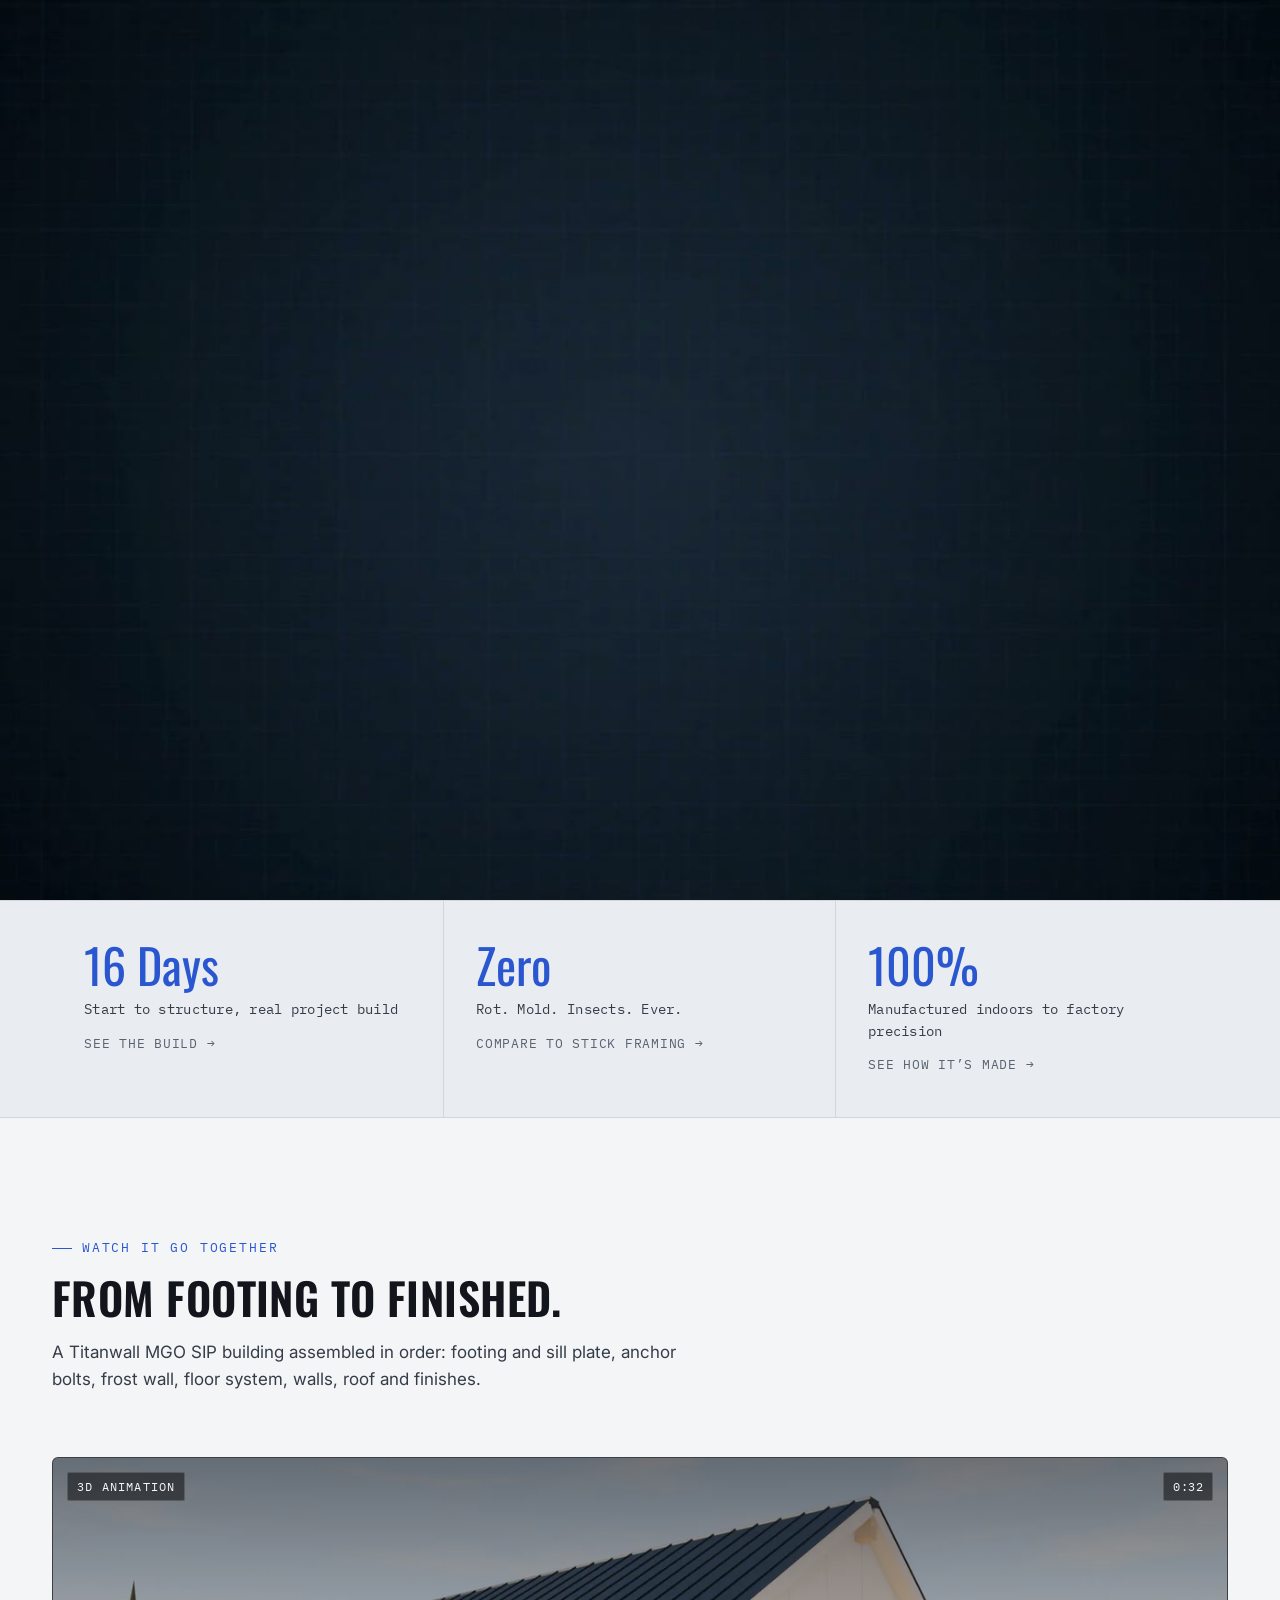
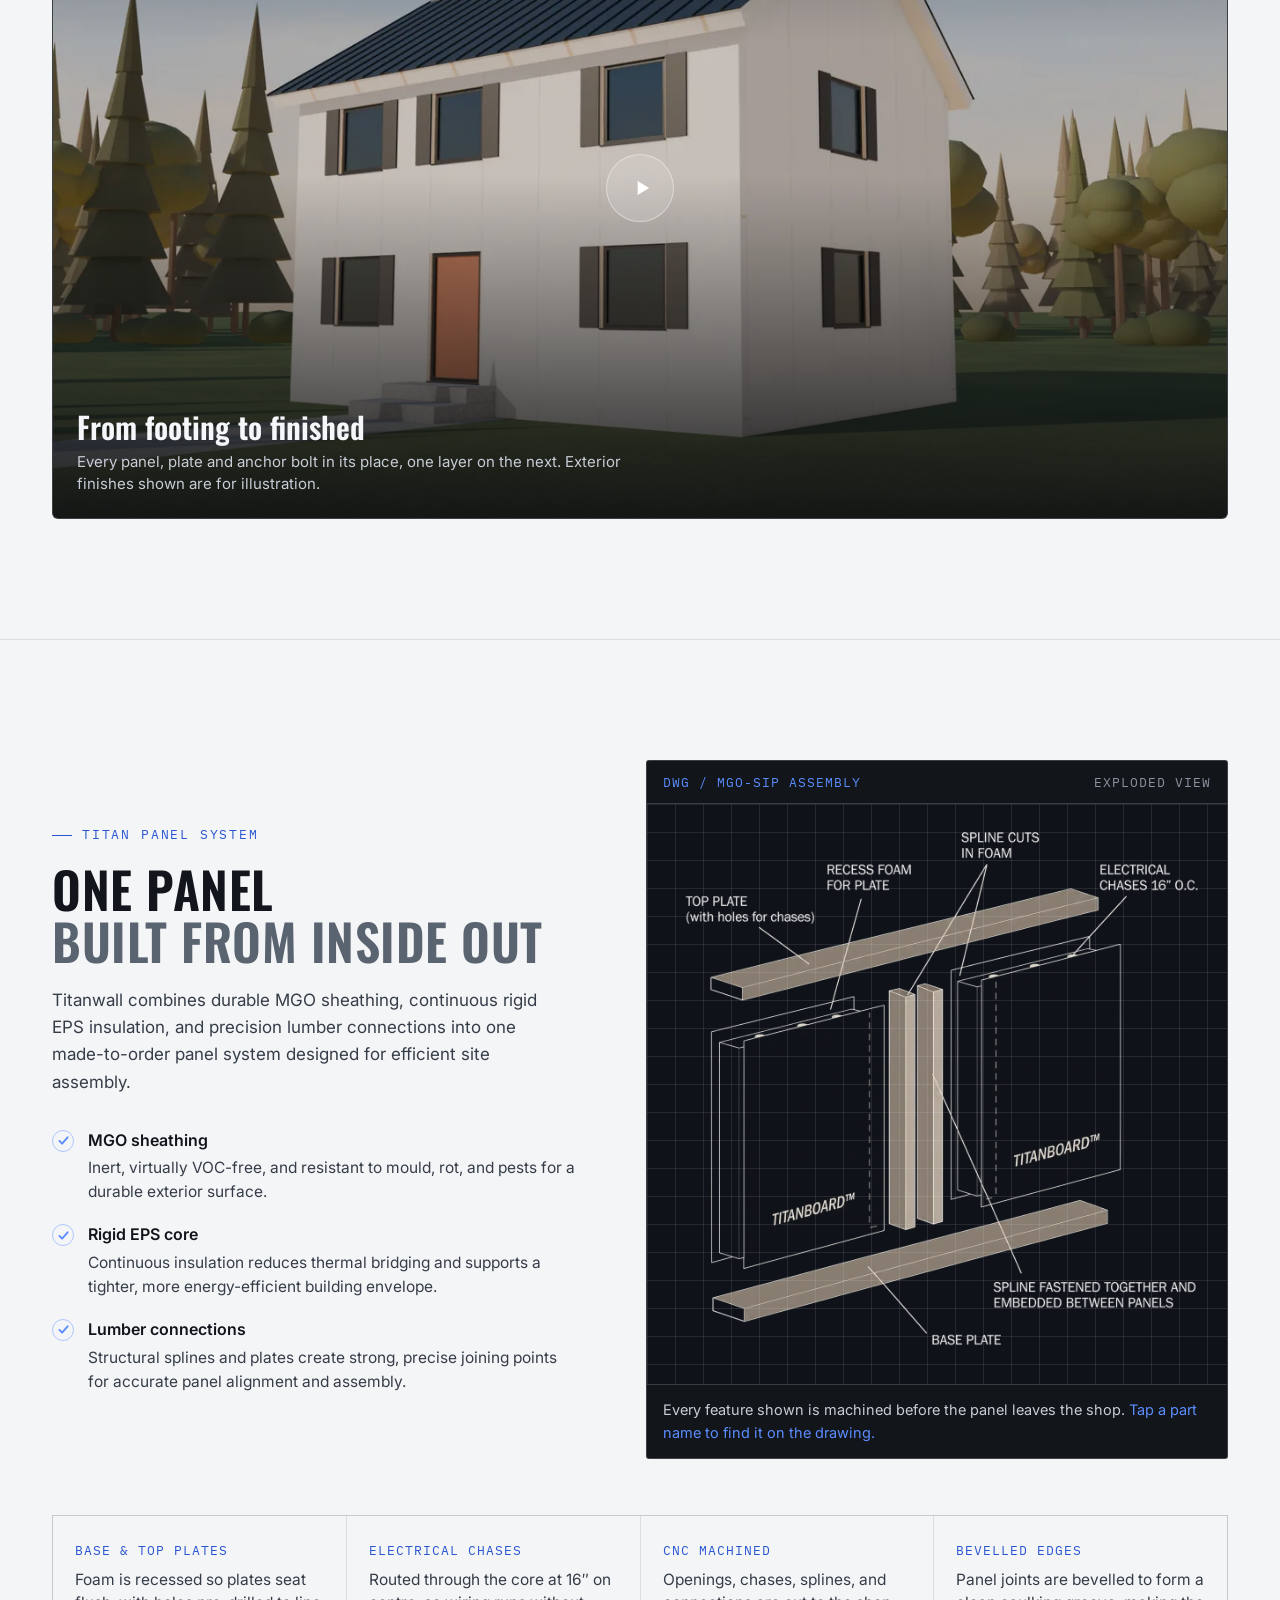
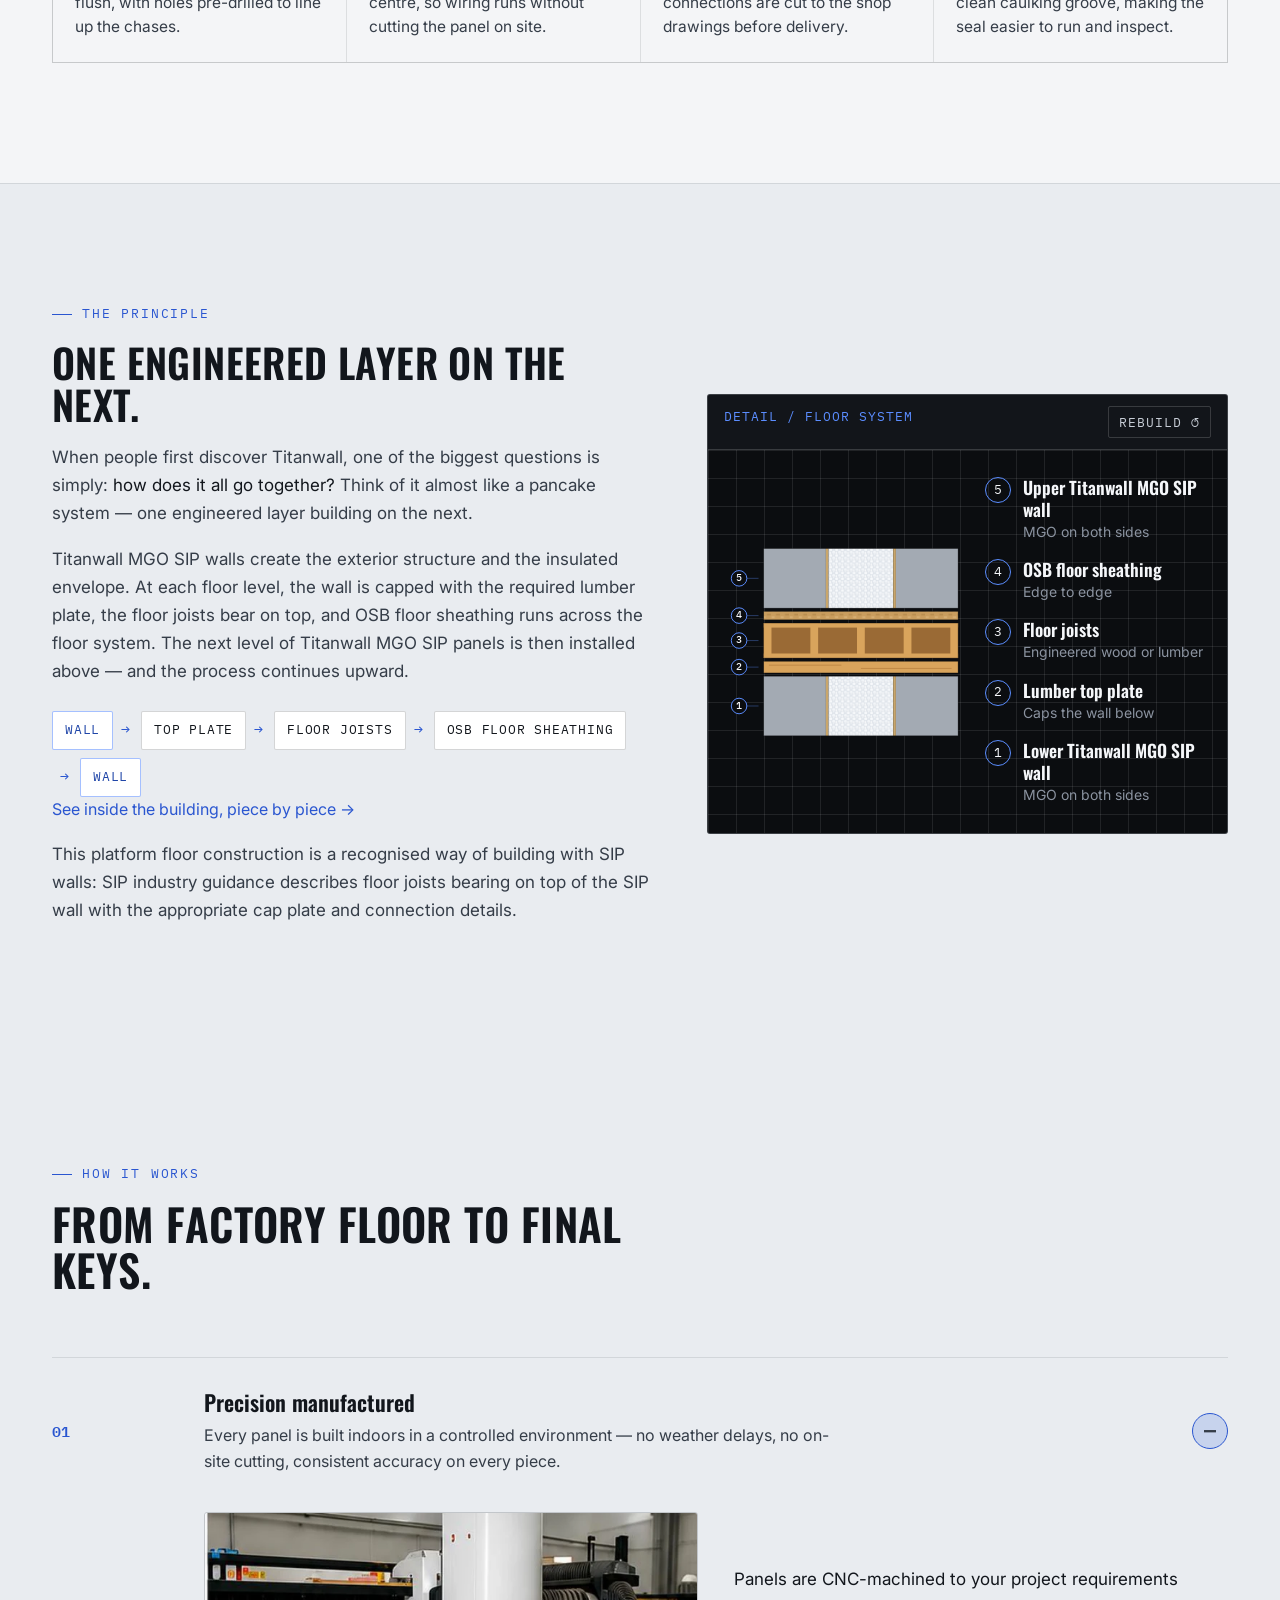
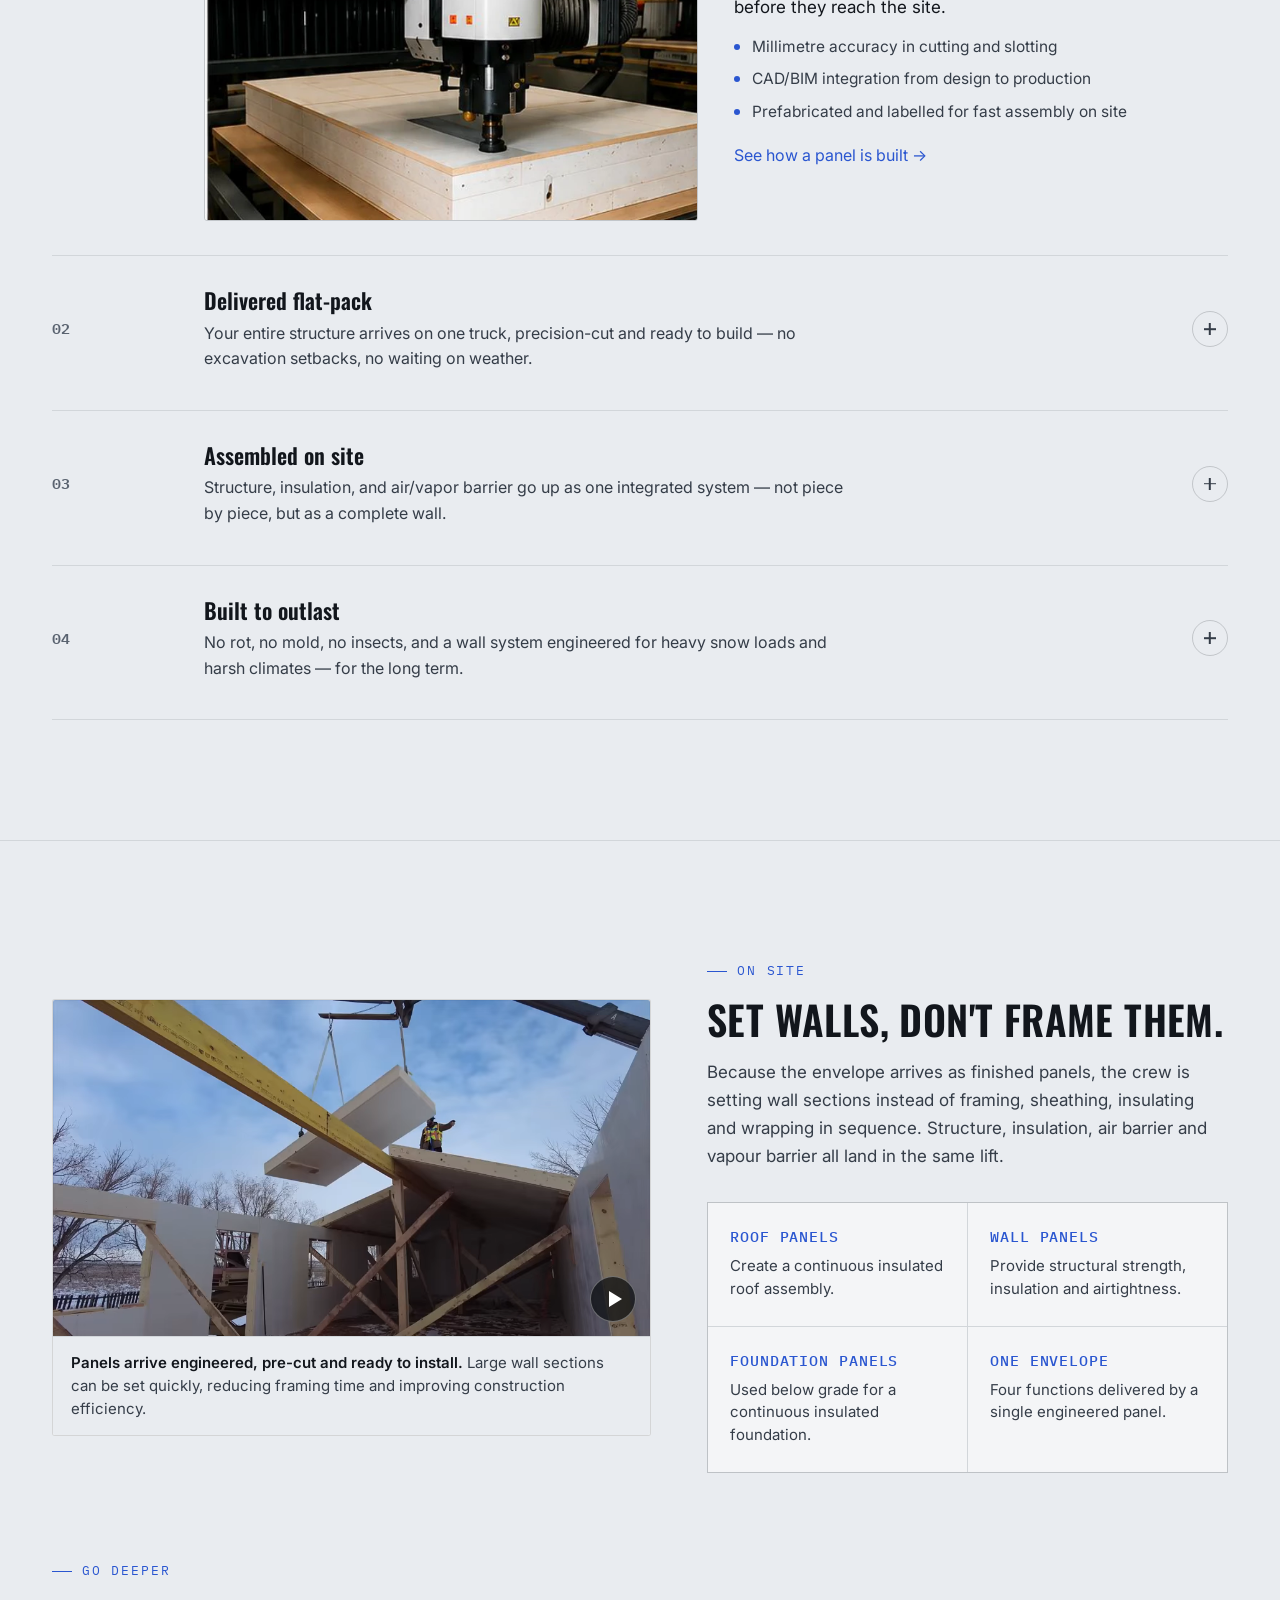
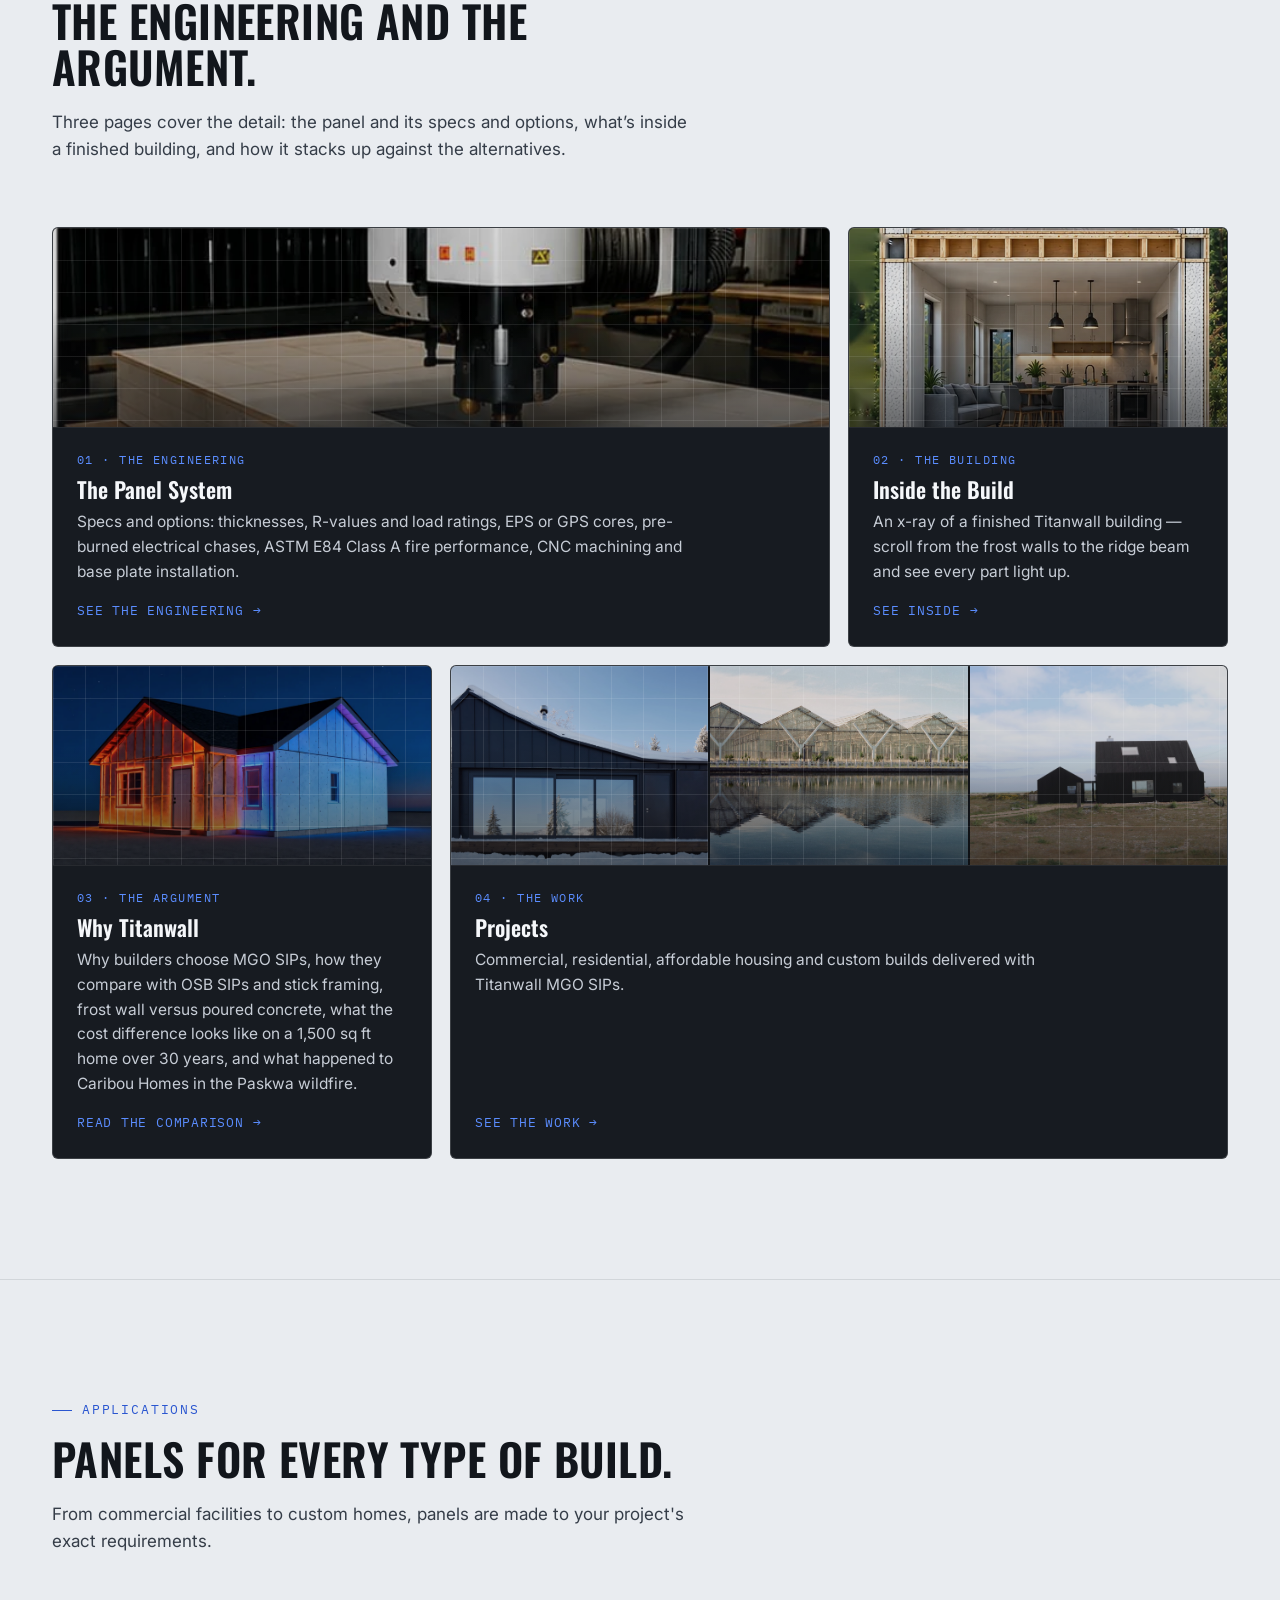
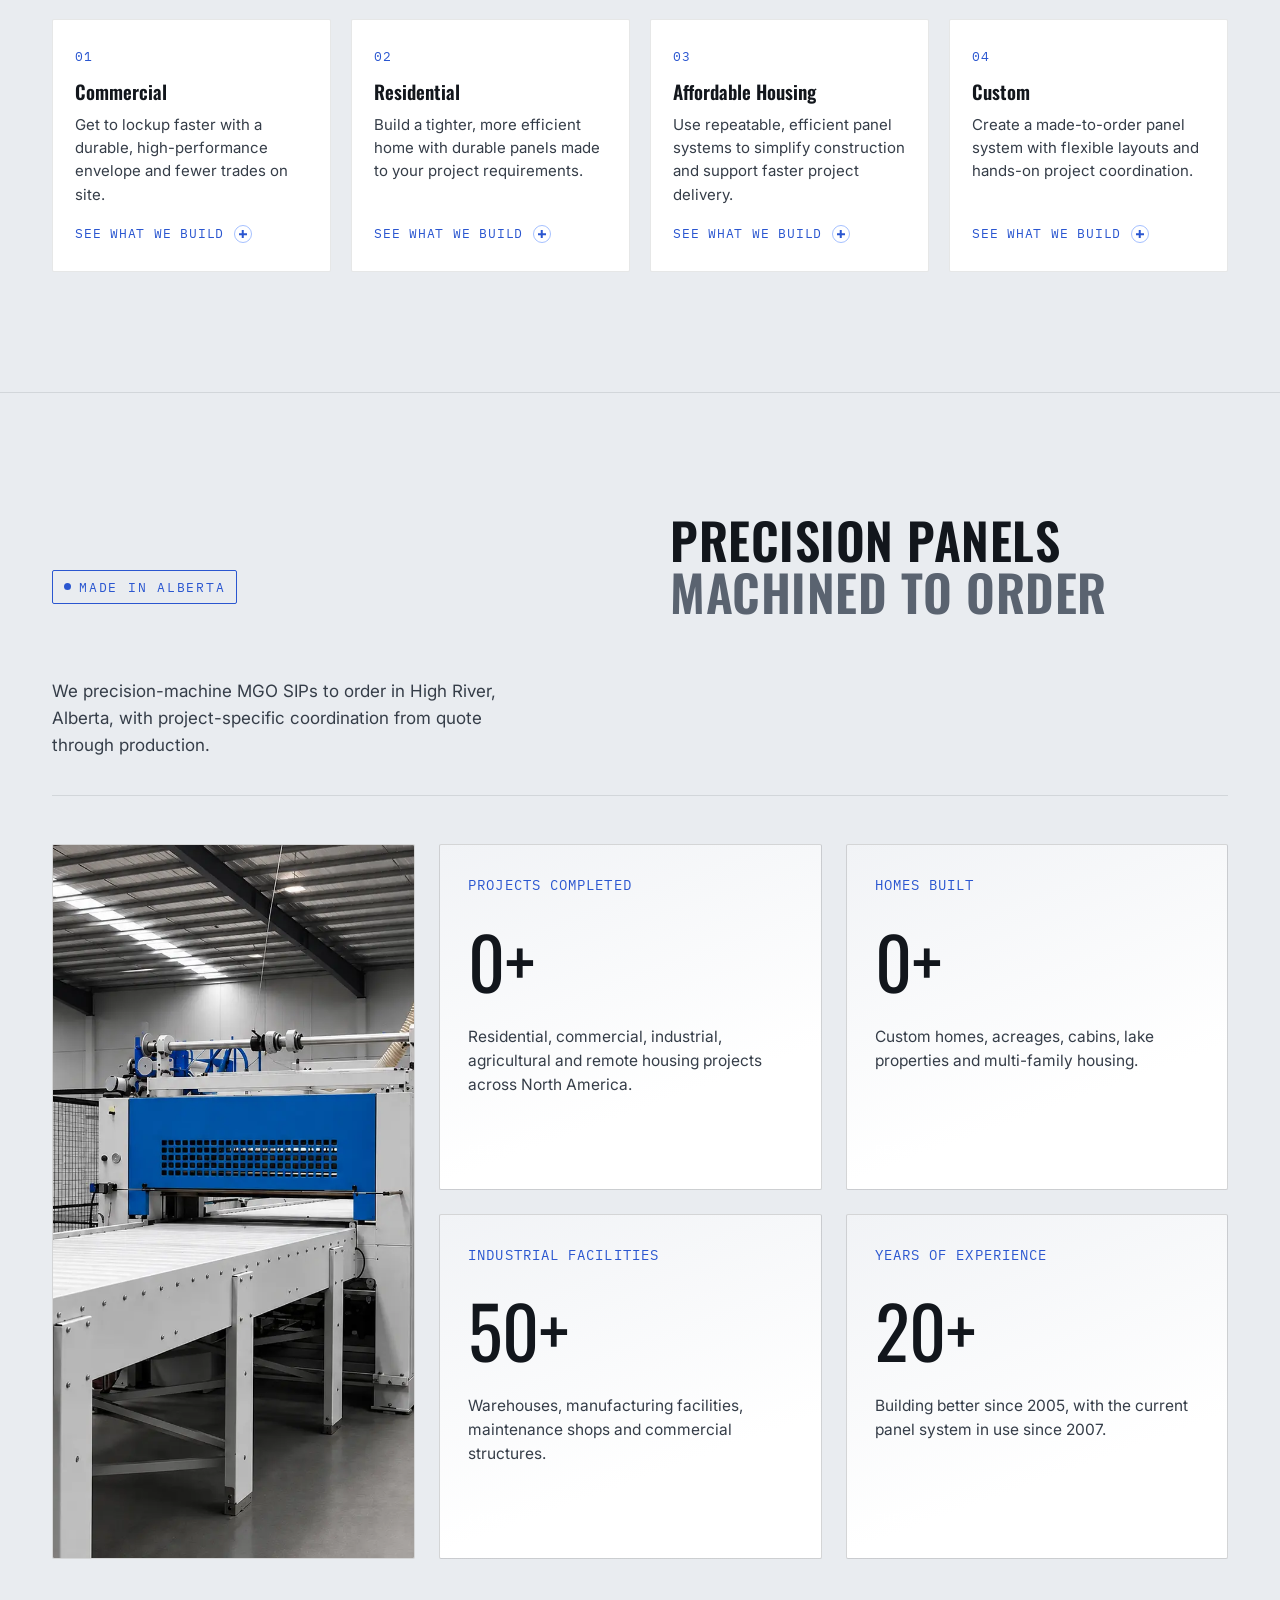
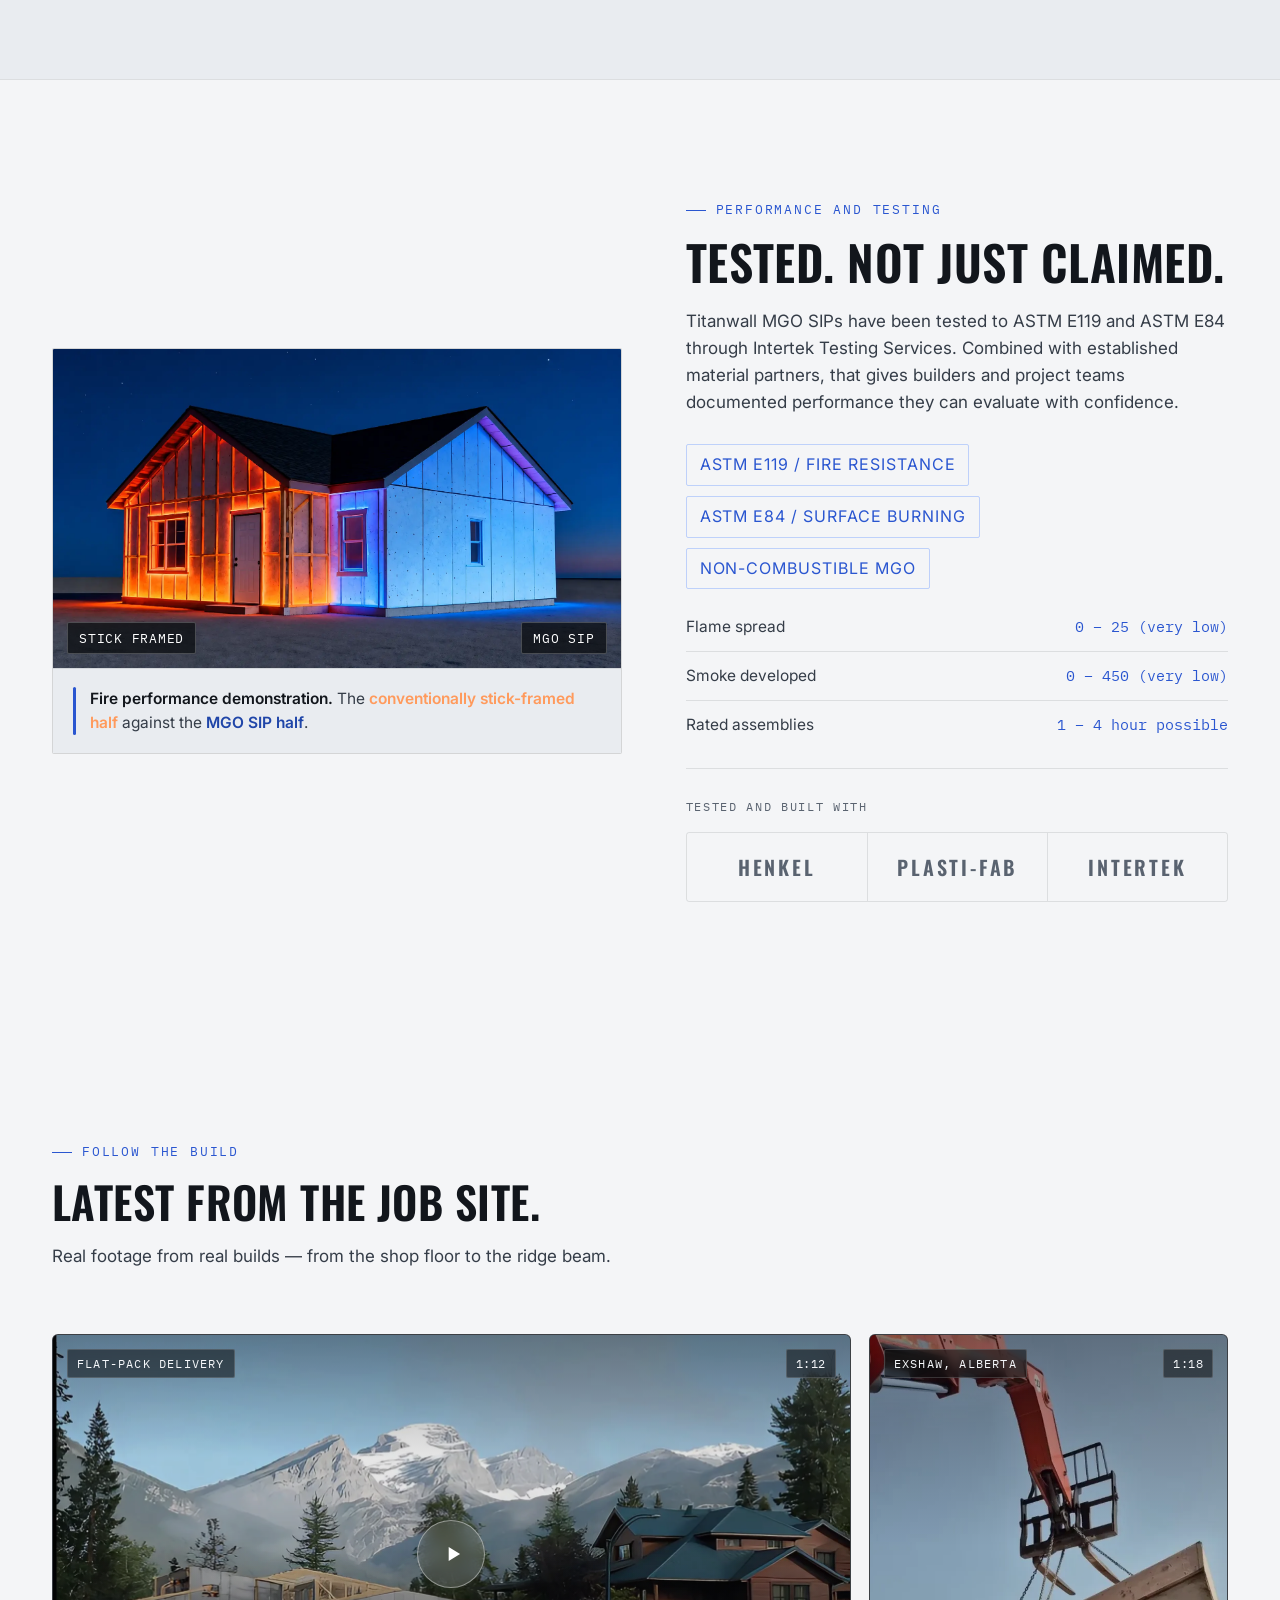
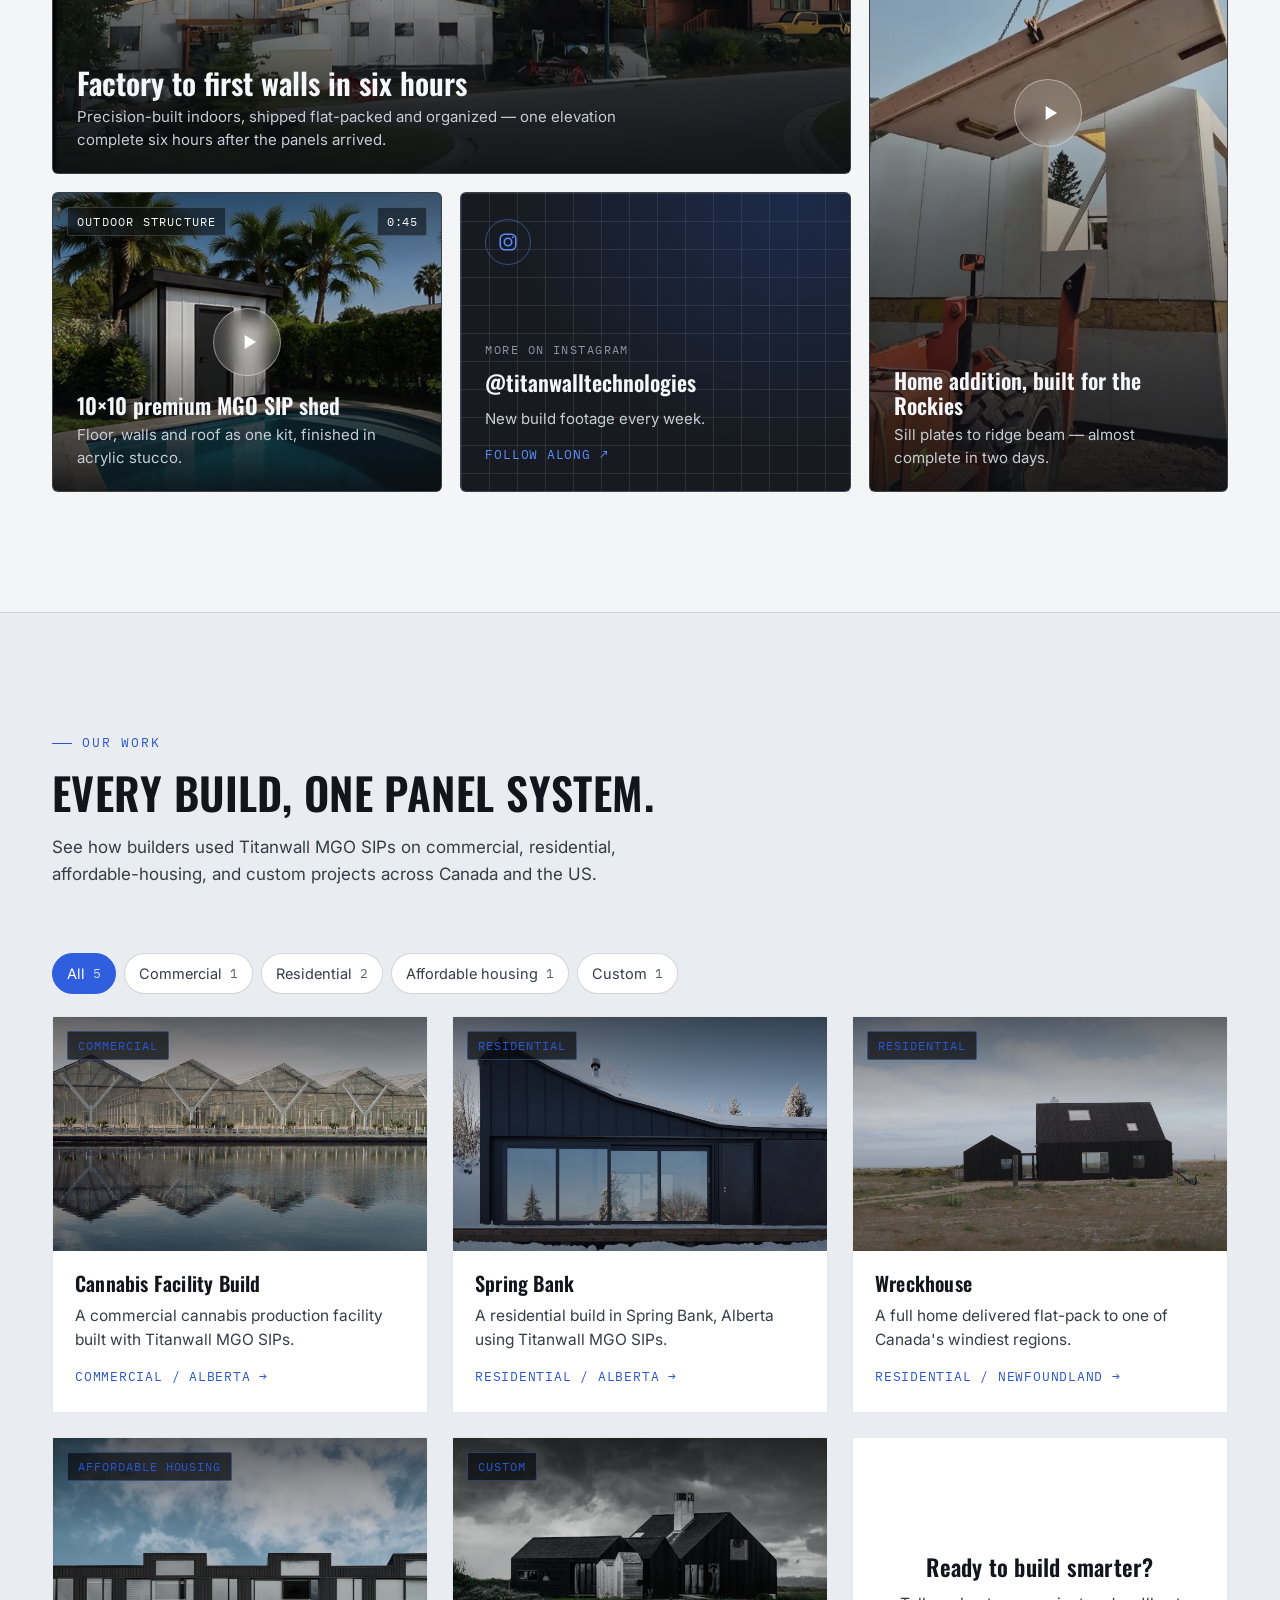
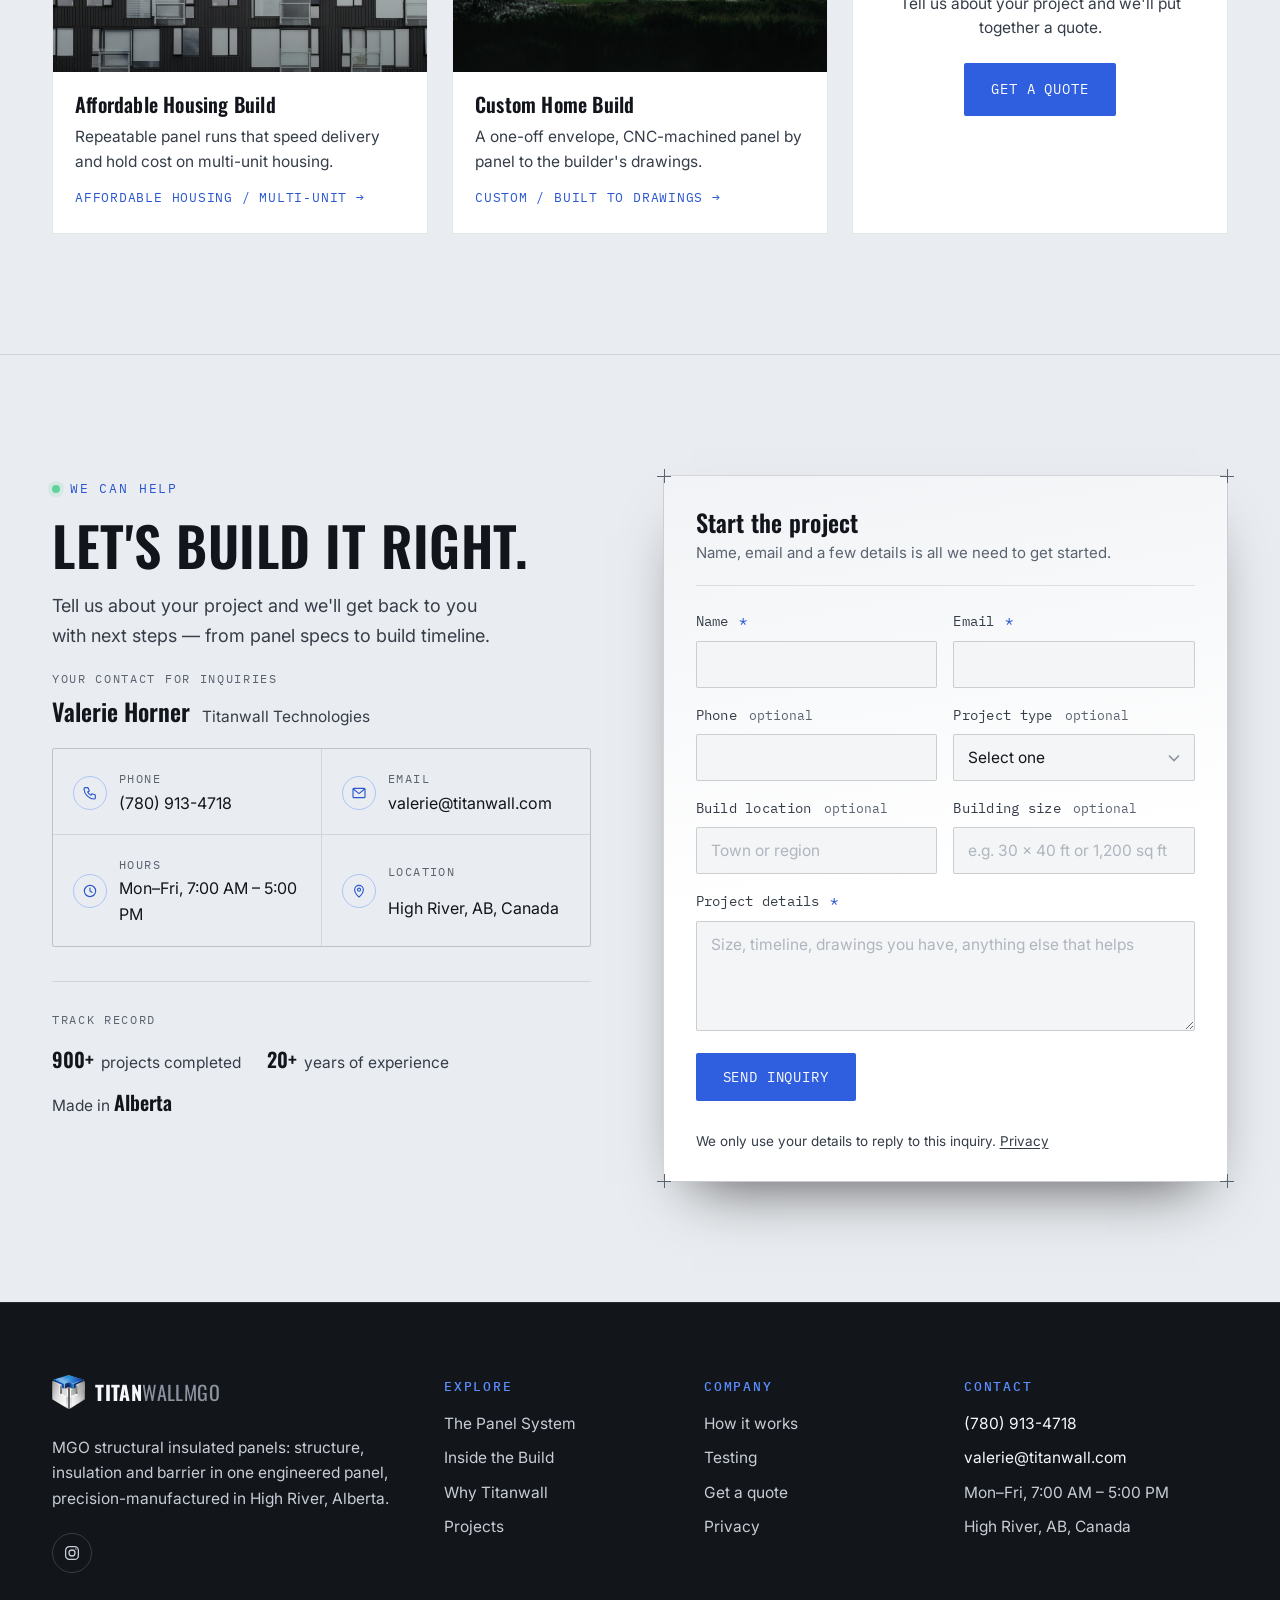
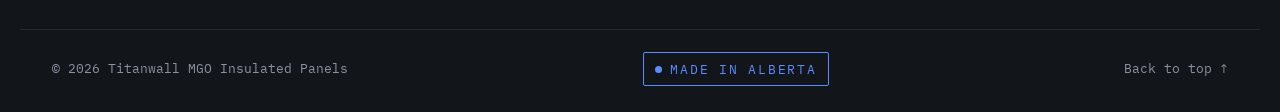
<file: index.html>
<!DOCTYPE html>
<html lang="en">
<head>
<meta charset="UTF-8">
<meta name="viewport" content="width=device-width, initial-scale=1.0">
<meta name="color-scheme" content="dark">
<title>Titanwall MGO — Structural Insulated Panels</title>
<meta name="description" content="Titanwall MGO structural insulated panels: structure, insulation, and air/vapour barrier in one panel. Precision-manufactured indoors, shipped flat-pack, built for harsh climates and heavy snow loads.">
<meta property="og:type" content="website">
<meta property="og:title" content="Titanwall MGO — Structural Insulated Panels">
<meta property="og:description" content="Structure, insulation, and barrier in one panel. Precision-manufactured indoors, shipped flat-pack, assembled on site.">
<meta name="twitter:card" content="summary_large_image">
<link rel="icon" type="image/png" sizes="64x64" href="assets/favicon-64.png">
<!-- seo:start (maintained by tools/seo.js) -->
<link rel="canonical" href="https://mitchjpeers.github.io/titanwall-site/">
<meta property="og:site_name" content="Titanwall MGO">
<meta property="og:locale" content="en_CA">
<meta property="og:url" content="https://mitchjpeers.github.io/titanwall-site/">
<meta property="og:image" content="https://mitchjpeers.github.io/titanwall-site/assets/og-share.jpg">
<meta property="og:image:width" content="1200">
<meta property="og:image:height" content="630">
<meta property="og:image:alt" content="Titanwall MGO: structure, insulation, barrier, one panel">
<meta name="twitter:image" content="https://mitchjpeers.github.io/titanwall-site/assets/og-share.jpg">
<meta name="theme-color" content="#0b0d10">
<link rel="apple-touch-icon" href="assets/apple-touch-icon.png">
<!-- seo:end -->
<link rel="preconnect" href="https://fonts.googleapis.com">
<link rel="preconnect" href="https://fonts.gstatic.com" crossorigin>
<link href="https://fonts.googleapis.com/css2?family=Oswald:wght@400;500;600;700&family=Inter:wght@400;500;600;700&family=IBM+Plex+Mono:wght@400;500&display=swap" rel="stylesheet">
<link rel="stylesheet" href="css/site.css?v=701e4a64f8">
<!-- ld:start (maintained by tools/seo.js) -->
<script type="application/ld+json">
{
  "@context": "https://schema.org",
  "@graph": [
    {
      "@type": "LocalBusiness",
      "@id": "https://mitchjpeers.github.io/titanwall-site/#business",
      "name": "Titanwall MGO",
      "alternateName": "Titanwall Technologies",
      "description": "Manufacturer of MGO structural insulated panels: structure, insulation, air barrier and vapour barrier in one engineered panel, precision-manufactured in High River, Alberta.",
      "url": "https://mitchjpeers.github.io/titanwall-site/",
      "logo": "https://mitchjpeers.github.io/titanwall-site/assets/logo-cube.png",
      "image": "https://mitchjpeers.github.io/titanwall-site/assets/og-share.jpg",
      "telephone": "+1-780-913-4718",
      "email": "valerie@titanwall.com",
      "foundingDate": "2005",
      "address": {
        "@type": "PostalAddress",
        "addressLocality": "High River",
        "addressRegion": "AB",
        "addressCountry": "CA"
      },
      "areaServed": [
        "Canada",
        "United States"
      ],
      "openingHoursSpecification": [
        {
          "@type": "OpeningHoursSpecification",
          "dayOfWeek": [
            "Monday",
            "Tuesday",
            "Wednesday",
            "Thursday",
            "Friday"
          ],
          "opens": "07:00",
          "closes": "17:00"
        }
      ],
      "sameAs": [
        "https://www.instagram.com/titanwalltechnologies/"
      ]
    },
    {
      "@type": "WebSite",
      "@id": "https://mitchjpeers.github.io/titanwall-site/#website",
      "url": "https://mitchjpeers.github.io/titanwall-site/",
      "name": "Titanwall MGO",
      "publisher": {
        "@id": "https://mitchjpeers.github.io/titanwall-site/#business"
      }
    }
  ]
}
</script>
<!-- ld:end -->
</head>
<body>

<a class="skip-link" href="#top">Skip to content</a>

<div id="introOverlay" class="intro-overlay intro-video" aria-hidden="true">
  <video id="introVideo" muted playsinline autoplay preload="auto" poster="assets/intro-logo-poster.jpg">
    <source src="assets/intro-logo.mp4" type="video/mp4">
  </video>
</div>

<header>
  <nav>
    <a href="#top" class="logo">
      <img class="cube" src="assets/logo-cube.png" alt="Titanwall MGO logo" width="34" height="34">
      <div><strong>TITAN</strong><span>WALLMGO</span></div>
    </a>

    <ul class="nav-links" id="navLinks">
      <li><a href="panel-system.html">Panel System</a></li>
      <li><a href="inside-the-building.html">Inside the Build</a></li>
      <li><a href="why-titanwall.html">Why Titanwall</a></li>
      <li><a href="#process">Process</a></li>
      <li><a href="#projects">Projects</a></li>
      <li><a href="#contact">Contact</a></li>
      <li><a href="#contact" class="nav-quote">Get a Quote</a></li>
    </ul>

    <div class="nav-cta">
      <a href="#contact" class="btn btn-primary">Get a Quote</a>
      <button class="nav-toggle" id="navToggle" aria-label="Toggle menu" aria-expanded="false">
        <svg width="22" height="22" viewBox="0 0 24 24" fill="none" stroke="currentColor" stroke-width="2"><line x1="3" y1="6" x2="21" y2="6"/><line x1="3" y1="12" x2="21" y2="12"/><line x1="3" y1="18" x2="21" y2="18"/></svg>
      </button>
    </div>
  </nav>
</header>

<main id="top">

  <!-- HERO -->
  <section class="hero">
    <!-- Autoplaying, muted, looping background footage. Decorative only —
         all meaning lives in the text, so it carries no alt narration.
         JS swaps in the lighter mobile encode and skips it entirely for
         prefers-reduced-motion, which falls back to the poster frame. -->
    <div class="hero-video-wrap" aria-hidden="true">
      <video id="heroVideo" autoplay muted loop playsinline preload="none"
             poster="assets/hero-poster-desktop.webp"></video>
      <img class="hero-poster" id="heroPoster" src="assets/hero-poster-desktop.webp" alt="" hidden>
    </div>
    <div class="blueprint-grid" aria-hidden="true"></div>
    <div class="crosshair cr-1" aria-hidden="true"></div>
    <div class="crosshair cr-2" aria-hidden="true"></div>
    <div class="container hero-inner">
      <div class="hero-copy">
        <div class="eyebrow">MGO Structural Insulated Panels</div>
        <h1>Structure.<br>Insulation.<br>Barrier. <span class="accent">One&nbsp;panel.</span></h1>
        <p>Every Titanwall panel is precision-manufactured indoors, then shipped flat-pack and assembled on site — built for harsh climates, heavy snow loads, and decades of durability.</p>
        <div class="hero-actions">
          <a href="#contact" class="btn btn-primary">Get a Quote</a>
          <a href="#process" class="btn btn-outline">See the Process</a>
        </div>
        <ul class="hero-spec-line">
          <li>NO ROT</li>
          <li>NO MOLD</li>
          <li>NO INSECTS</li>
          <li>BUILT TO LAST</li>
        </ul>
        <p class="made-ab made-ab-hero">Made in Alberta</p>
      </div>
      <div class="hero-panel reveal" hidden>
        <div class="hero-panel-tag">PANEL / MGO-SIP</div>
        <img class="hero-cube-img" src="[data-uri]" alt="Titanwall MGO panel logo">
        <div class="hero-panel-label">
          <span>R-VALUE / HIGH</span>
          <span>FACTORY BUILT</span>
        </div>
      </div>
    </div>
  </section>

  <!-- STATS -->
  <div class="stats-bar">
    <div class="container stats-grid">
      <a class="stat stat-link reveal" href="#builds">
        <div class="stat-num" data-count-to="16" data-suffix=" Days">0 Days</div>
        <div class="stat-label">Start to structure, real project build</div>
        <span class="stat-go">See the build &#8594;</span>
      </a>
      <a class="stat stat-link reveal" href="why-titanwall.html">
        <!-- not a number to roll; it gets the same timed reveal instead -->
        <div class="stat-num" data-count-word>Zero</div>
        <div class="stat-label">Rot. Mold. Insects. Ever.</div>
        <span class="stat-go">Compare to stick framing &#8594;</span>
      </a>
      <a class="stat stat-link reveal" href="panel-system.html">
        <div class="stat-num" data-count-to="100" data-suffix="%">0%</div>
        <div class="stat-label">Manufactured indoors to factory precision</div>
        <span class="stat-go">See how it&rsquo;s made &#8594;</span>
      </a>
    </div>
  </div>

  <!-- BUILD ANIMATION -->
  <section class="build-anim" id="build" aria-labelledby="anim-h">
    <div class="container">
      <div class="section-head reveal">
        <div class="eyebrow">Watch It Go Together</div>
        <h2 id="anim-h">From footing to finished.</h2>
        <p>A Titanwall MGO SIP building assembled in order: footing and sill plate, anchor bolts, frost wall, floor system, walls, roof and finishes.</p>
      </div>
      <div class="films films-one">
        <a class="film fl-feature reveal" href="assets/videos/titanwall-build-animation.mp4" data-film="assets/videos/titanwall-build-animation.mp4" data-preview="assets/videos/titanwall-build-animation-preview.mp4" data-w="1920" data-h="1080" data-title="From footing to finished">
          <img class="fl-poster" src="assets/videos/titanwall-build-animation-poster.webp" alt="" loading="lazy">
          <span class="fl-tag">3D animation</span>
          <span class="fl-dur"><span class="sr-only">Length </span>0:32</span>
          <span class="fl-play" aria-hidden="true"><svg viewBox="0 0 24 24"><path d="M8 5.5v13l10.5-6.5z"/></svg></span>
          <span class="fl-cap">
            <span class="fl-title">From footing to finished</span>
            <span class="fl-sub">Every panel, plate and anchor bolt in its place, one layer on the next. Exterior finishes shown are for illustration.</span>
          </span>
        </a>
      </div>
    </div>
  </section>

  <!-- ONE PANEL / PANEL SYSTEM -->
  <section class="panel-system" id="system" aria-labelledby="system-h">
    <div class="container">
      <div class="ps-grid">
        <div class="ps-copy reveal">
          <div class="eyebrow">Titan Panel System</div>
          <h2 id="system-h">One Panel<span class="muted">Built from Inside Out</span></h2>
          <p>Titanwall combines durable MGO sheathing, continuous rigid EPS insulation, and precision lumber connections into one made-to-order panel system designed for efficient site assembly.</p>
          <ul class="ps-list">
            <li>
              <span class="tick" aria-hidden="true"><svg viewBox="0 0 12 12" fill="none" stroke="#5b8dff" stroke-width="2" stroke-linecap="round" stroke-linejoin="round"><path d="M1.5 6.5l3 3 6-7"/></svg></span>
              <button type="button" class="ex-hl" data-hl="skins" aria-pressed="false"><b>MGO sheathing</b><span class="ex-p">Inert, virtually VOC-free, and resistant to mould, rot, and pests for a durable exterior surface.</span></button>
            </li>
            <li>
              <span class="tick" aria-hidden="true"><svg viewBox="0 0 12 12" fill="none" stroke="#5b8dff" stroke-width="2" stroke-linecap="round" stroke-linejoin="round"><path d="M1.5 6.5l3 3 6-7"/></svg></span>
              <button type="button" class="ex-hl" data-hl="core" aria-pressed="false"><b>Rigid EPS core</b><span class="ex-p">Continuous insulation reduces thermal bridging and supports a tighter, more energy-efficient building envelope.</span></button>
            </li>
            <li>
              <span class="tick" aria-hidden="true"><svg viewBox="0 0 12 12" fill="none" stroke="#5b8dff" stroke-width="2" stroke-linecap="round" stroke-linejoin="round"><path d="M1.5 6.5l3 3 6-7"/></svg></span>
              <button type="button" class="ex-hl" data-hl="splines plates" aria-pressed="false"><b>Lumber connections</b><span class="ex-p">Structural splines and plates create strong, precise joining points for accurate panel alignment and assembly.</span></button>
            </li>
          </ul>
        </div>

        <figure class="ps-sheet reveal">
          <div class="ps-sheet-bar">
            <span class="dwg">DWG / MGO-SIP ASSEMBLY</span>
            <span>EXPLODED VIEW</span>
          </div>
          <div class="ps-sheet-img ex-wrap" data-ex>
            <svg class="ex-overlay" viewBox="0 0 1254 1254" preserveAspectRatio="none" aria-hidden="true"><g data-zone="skins"><polygon points="187,500 508,425 508,940 187,1022"/><polygon points="115,487 438,405 438,430 133,510 133,992 115,1008"/><polygon points="727,370 1045,288 1045,800 727,882"/><polygon points="658,345 973,268 973,296 675,370 675,850 658,866"/></g><g data-zone="core"><polygon points="133,512 470,433 470,455 187,520 187,1000 133,990"/><polygon points="675,372 998,298 998,318 727,385 727,860 675,850"/></g><g data-zone="splines"><polygon points="518,392 582,378 640,388 640,916 578,922 555,935 518,925"/></g><g data-zone="plates"><polygon points="113,360 935,160 993,180 993,210 185,412 113,392"/><polygon points="118,1088 950,870 1015,890 1015,922 190,1142 118,1120"/></g><g data-zone="chases"><ellipse cx="225" cy="494" rx="20" ry="11"/><ellipse cx="320" cy="470" rx="20" ry="11"/><ellipse cx="400" cy="452" rx="20" ry="11"/><ellipse cx="750" cy="358" rx="20" ry="11"/><ellipse cx="848" cy="334" rx="20" ry="11"/><ellipse cx="930" cy="314" rx="20" ry="11"/></g></svg>
            <img src="assets/mgo-sip-exploded-view.webp" alt="Exploded assembly drawing of a Titanwall MGO SIP: top plate with holes for chases, recessed foam for the plate, spline cuts in the foam, electrical chases at 16 inches on centre, two Titanboard MGO skins, splines fastened together and embedded between panels, and the base plate" loading="lazy" width="1254" height="1254">
          </div>
          <figcaption class="ps-sheet-note">Every feature shown is machined before the panel leaves the shop. <span class="ex-tip">Tap a part name to find it on the drawing.</span></figcaption>
        </figure>
      </div>

      <div class="ps-specs reveal">
        <button type="button" class="ps-spec ex-hl" data-hl="plates" aria-pressed="false">
          <span class="k">Base &amp; top plates</span>
          <span class="v">Foam is recessed so plates seat flush, with holes pre-drilled to line up the chases.</span>
        </button>
        <button type="button" class="ps-spec ex-hl" data-hl="chases" aria-pressed="false">
          <span class="k">Electrical chases</span>
          <span class="v">Routed through the core at 16&Prime; on centre, so wiring runs without cutting the panel on site.</span>
        </button>
        <button type="button" class="ps-spec ex-hl" data-hl="chases splines" aria-pressed="false">
          <span class="k">CNC machined</span>
          <span class="v">Openings, chases, splines, and connections are cut to the shop drawings before delivery.</span>
        </button>
        <div class="ps-spec">
          <div class="k">Bevelled edges</div>
          <div class="v">Panel joints are bevelled to form a clean caulking groove, making the seal easier to run and inspect.</div>
        </div>
      </div>
    </div>
  </section>

  <!-- THE PRINCIPLE -->
  <section class="precision" id="together" aria-labelledby="stack-h">
    <div class="container">
      <div class="split wide-left pk-split">
        <div class="split-copy reveal">
          <div class="eyebrow">The Principle</div>
          <h2 id="stack-h">One engineered layer on the next.</h2>
          <p>When people first discover Titanwall, one of the biggest questions is simply: <em>how does it all go together?</em> Think of it almost like a pancake system &mdash; one engineered layer building on the next.</p>
          <p>Titanwall MGO SIP walls create the exterior structure and the insulated envelope. At each floor level, the wall is capped with the required lumber plate, the floor joists bear on top, and OSB floor sheathing runs across the floor system. The next level of Titanwall MGO SIP panels is then installed above &mdash; and the process continues upward.</p>
          <ol class="pk-seq" aria-label="Assembly sequence at each floor">
            <li>Wall</li><li>Top plate</li><li>Floor joists</li><li>OSB floor sheathing</li><li>Wall</li>
          </ol>
          <a class="inline-link" href="inside-the-building.html">See inside the building, piece by piece &#8594;</a>
          <p class="rbar-note">This platform floor construction is a recognised way of building with SIP walls: SIP industry guidance describes floor joists bearing on top of the SIP wall with the appropriate cap plate and connection details.</p>
        </div>

        <figure class="pk-fig reveal">
          <div class="pk-head">
            <span class="dwg">DETAIL / FLOOR SYSTEM</span>
            <button type="button" class="pk-rebuild" data-rebuild>Rebuild &#8634;</button>
          </div>
          <div class="pk-body">
            <svg class="pk-svg" viewBox="0 174 358 302" role="img" aria-labelledby="pk-t">
              <title id="pk-t">Floor system assembly, bottom to top: lower Titanwall MGO SIP wall, lumber top plate, floor joists, OSB floor sheathing, upper Titanwall MGO SIP wall</title>
              <defs>
                <pattern id="pk-beads" width="9" height="9" patternUnits="userSpaceOnUse">
                  <rect width="9" height="9" fill="#dfe4ea"/>
                  <circle cx="2.5" cy="2.5" r="2.3" fill="#f7f9fb"/><circle cx="7" cy="6.5" r="2.3" fill="#f2f5f8"/>
                  <circle cx="7" cy="1" r="1.2" fill="#eef1f5"/><circle cx="2" cy="7.5" r="1.3" fill="#fff"/>
                </pattern>
                <pattern id="pk-osb" width="14" height="10" patternUnits="userSpaceOnUse">
                  <rect width="14" height="10" fill="#c99d5e"/>
                  <rect x="1" y="2" width="6" height="2" fill="#b3874a"/><rect x="8" y="6" width="5" height="2" fill="#dcb67c"/>
                </pattern>
              </defs>
              <g class="pk-layer" style="--i:0"><rect x="52" y="378" width="96" height="92" class="mgo"/><rect x="148" y="378" width="4" height="92" class="glue"/><rect x="152" y="378" width="100" height="92" class="beads"/><rect x="252" y="378" width="4" height="92" class="glue"/><rect x="256" y="378" width="96" height="92" class="mgo"/><rect x="52" y="378" width="300" height="92" class="ol"/><line x1="14" y1="424.0" x2="44" y2="424.0" class="pk-lead"/><circle cx="14" cy="424.0" r="12" class="pk-num"/><text x="14" y="428.0" text-anchor="middle" class="pk-num-t">1</text></g><g class="pk-layer" style="--i:1"><rect x="52" y="355" width="300" height="18" class="wood"/><path d="M60,361 H172 M202,366 H342" class="grain"/><rect x="52" y="355" width="300" height="18" class="ol"/><line x1="14" y1="364.0" x2="44" y2="364.0" class="pk-lead"/><circle cx="14" cy="364.0" r="12" class="pk-num"/><text x="14" y="368.0" text-anchor="middle" class="pk-num-t">2</text></g><g class="pk-layer" style="--i:2"><rect x="52" y="296" width="300" height="54" class="bay"/><rect x="52" y="296" width="300" height="7" class="wood"/><rect x="52" y="343" width="300" height="7" class="wood"/><rect x="52" y="296" width="12" height="54" class="wood"/><rect x="124" y="296" width="12" height="54" class="wood"/><rect x="196" y="296" width="12" height="54" class="wood"/><rect x="268" y="296" width="12" height="54" class="wood"/><rect x="340" y="296" width="12" height="54" class="wood"/><rect x="52" y="296" width="300" height="54" class="ol"/><line x1="14" y1="323.0" x2="44" y2="323.0" class="pk-lead"/><circle cx="14" cy="323.0" r="12" class="pk-num"/><text x="14" y="327.0" text-anchor="middle" class="pk-num-t">3</text></g><g class="pk-layer" style="--i:3"><rect x="52" y="278" width="300" height="13" class="osb"/><rect x="52" y="278" width="300" height="13" class="ol"/><line x1="14" y1="284.5" x2="44" y2="284.5" class="pk-lead"/><circle cx="14" cy="284.5" r="12" class="pk-num"/><text x="14" y="288.5" text-anchor="middle" class="pk-num-t">4</text></g><g class="pk-layer" style="--i:4"><rect x="52" y="181" width="96" height="92" class="mgo"/><rect x="148" y="181" width="4" height="92" class="glue"/><rect x="152" y="181" width="100" height="92" class="beads"/><rect x="252" y="181" width="4" height="92" class="glue"/><rect x="256" y="181" width="96" height="92" class="mgo"/><rect x="52" y="181" width="300" height="92" class="ol"/><line x1="14" y1="227.0" x2="44" y2="227.0" class="pk-lead"/><circle cx="14" cy="227.0" r="12" class="pk-num"/><text x="14" y="231.0" text-anchor="middle" class="pk-num-t">5</text></g>
            </svg>
            <ol class="pk-legend">
              <li><button type="button" data-lift="5" aria-pressed="false"><span class="n">5</span><span class="pk-lt"><b>Upper Titanwall MGO SIP wall</b><span>MGO on both sides</span></span></button></li>
              <li><button type="button" data-lift="4" aria-pressed="false"><span class="n">4</span><span class="pk-lt"><b>OSB floor sheathing</b><span>Edge to edge</span></span></button></li>
              <li><button type="button" data-lift="3" aria-pressed="false"><span class="n">3</span><span class="pk-lt"><b>Floor joists</b><span>Engineered wood or lumber</span></span></button></li>
              <li><button type="button" data-lift="2" aria-pressed="false"><span class="n">2</span><span class="pk-lt"><b>Lumber top plate</b><span>Caps the wall below</span></span></button></li>
              <li><button type="button" data-lift="1" aria-pressed="false"><span class="n">1</span><span class="pk-lt"><b>Lower Titanwall MGO SIP wall</b><span>MGO on both sides</span></span></button></li>
            </ol>
          </div>
        </figure>
      </div>
    </div>
  </section>

  <!-- PROCESS -->
  <section class="process" id="process" aria-labelledby="process-h">
    <div class="container">
      <div class="section-head reveal">
        <div class="eyebrow">How It Works</div>
        <h2 id="process-h">From factory floor to final keys.</h2>
      </div>
      <div class="process-list xp-acc">
        <div class="process-step reveal is-open">
          <h3 class="ps-h">
            <button type="button" class="ps-toggle" id="ps-btn-01" aria-expanded="true" aria-controls="ps-body-01">
              <span class="p-num">01</span>
              <span class="ps-head"><span class="ps-title">Precision manufactured</span><span class="ps-sum">Every panel is built indoors in a controlled environment — no weather delays, no on-site cutting, consistent accuracy on every piece.</span></span>
              <span class="ps-icon" aria-hidden="true"></span>
            </button>
          </h3>
          <div class="ps-body" id="ps-body-01" role="region" aria-labelledby="ps-btn-01">
            <div class="ps-clip">
              <div class="ps-inner">
                <img src="assets/br-cnc.webp" alt="A CNC router machining a Titanwall MGO SIP panel" loading="lazy">
                <div class="ps-detail">
                  <p>Panels are CNC-machined to your project requirements before they reach the site.</p>
                  <ul class="ps-facts"><li>Millimetre accuracy in cutting and slotting</li><li>CAD/BIM integration from design to production</li><li>Prefabricated and labelled for fast assembly on site</li></ul>
                  <a class="inline-link" href="panel-system.html">See how a panel is built &#8594;</a>
                </div>
              </div>
            </div>
          </div>
        </div>
        <div class="process-step reveal">
          <h3 class="ps-h">
            <button type="button" class="ps-toggle" id="ps-btn-02" aria-expanded="false" aria-controls="ps-body-02">
              <span class="p-num">02</span>
              <span class="ps-head"><span class="ps-title">Delivered flat-pack</span><span class="ps-sum">Your entire structure arrives on one truck, precision-cut and ready to build — no excavation setbacks, no waiting on weather.</span></span>
              <span class="ps-icon" aria-hidden="true"></span>
            </button>
          </h3>
          <div class="ps-body" id="ps-body-02" role="region" aria-labelledby="ps-btn-02" inert>
            <div class="ps-clip">
              <div class="ps-inner">
                <img src="assets/inner-hero.webp" alt="Stacks of finished Titanwall MGO SIP panels ready for shipping" loading="lazy">
                <div class="ps-detail">
                  <p>Panels are manufactured to project specifications, bundled, labelled and prepared for shipment directly to site.</p>
                  <ul class="ps-facts"><li>Each bundle is organised for efficient installation</li><li>Engineered panel drawings included</li><li>Panel identification markings on every piece</li></ul>
                  <a class="inline-link" href="projects/wreckhouse.html">A whole house shipped flat-pack to Newfoundland &#8594;</a>
                </div>
              </div>
            </div>
          </div>
        </div>
        <div class="process-step reveal">
          <h3 class="ps-h">
            <button type="button" class="ps-toggle" id="ps-btn-03" aria-expanded="false" aria-controls="ps-body-03">
              <span class="p-num">03</span>
              <span class="ps-head"><span class="ps-title">Assembled on site</span><span class="ps-sum">Structure, insulation, and air/vapor barrier go up as one integrated system — not piece by piece, but as a complete wall.</span></span>
              <span class="ps-icon" aria-hidden="true"></span>
            </button>
          </h3>
          <div class="ps-body" id="ps-body-03" role="region" aria-labelledby="ps-btn-03" inert>
            <div class="ps-clip">
              <div class="ps-inner">
                <img src="assets/process-assemble.webp" alt="A telehandler lifting a Titanwall roof panel into place while the crew guides it" loading="lazy">
                <div class="ps-detail">
                  <p>Panels arrive engineered, pre-cut and ready for installation. Large wall sections can be set quickly, reducing framing time and improving construction efficiency.</p>
                  
                  <a class="inline-link" href="#together">See how a building goes together &#8594;</a>
                </div>
              </div>
            </div>
          </div>
        </div>
        <div class="process-step reveal">
          <h3 class="ps-h">
            <button type="button" class="ps-toggle" id="ps-btn-04" aria-expanded="false" aria-controls="ps-body-04">
              <span class="p-num">04</span>
              <span class="ps-head"><span class="ps-title">Built to outlast</span><span class="ps-sum">No rot, no mold, no insects, and a wall system engineered for heavy snow loads and harsh climates — for the long term.</span></span>
              <span class="ps-icon" aria-hidden="true"></span>
            </button>
          </h3>
          <div class="ps-body" id="ps-body-04" role="region" aria-labelledby="ps-btn-04" inert>
            <div class="ps-clip">
              <div class="ps-inner">
                <img src="assets/fire-testing.webp" alt="A demonstration house with a stick-framed half and an MGO SIP half" loading="lazy">
                <div class="ps-detail">
                  <p>MGO panels resist mould, mildew, insects, rodents and fire.</p>
                  <ul class="ps-facts"><li>Tested to ASTM E119 and ASTM E84 through Intertek Testing Services</li><li>Non-combustible MGO sheathing</li></ul>
                  <a class="inline-link" href="why-titanwall.html">How it compares to stick framing &#8594;</a>
                </div>
              </div>
            </div>
          </div>
        </div>
      </div>
    </div>
  </section>

  <!-- SITE PANELS / CRANE + DEEPER LINKS -->
  <section class="precision" id="onsite" aria-labelledby="onsite-h">
    <div class="container">
      <div class="split wide-left">
        <figure class="figure reveal clip-fig">
          <div class="clip" data-clip>
            <video muted playsinline loop preload="none" poster="assets/onsite-poster.webp" aria-label="A telehandler lifting a Titanwall MGO SIP roof panel onto the walls while the crew guides it into place">
              <source src="assets/onsite-clip.webm" type="video/webm">
              <source src="assets/onsite-clip.mp4" type="video/mp4">
            </video>
            <button type="button" class="clip-btn" aria-label="Play video" data-state="paused"><span aria-hidden="true"></span></button>
          </div>
          <figcaption><b>Panels arrive engineered, pre-cut and ready to install.</b> Large wall sections can be set quickly, reducing framing time and improving construction efficiency.</figcaption>
        </figure>
        <div class="split-copy reveal">
          <div class="eyebrow">On Site</div>
          <h2 id="onsite-h">Set walls, don't frame them.</h2>
          <p>Because the envelope arrives as finished panels, the crew is setting wall sections instead of framing, sheathing, insulating and wrapping in sequence. Structure, insulation, air barrier and vapour barrier all land in the same lift.</p>
          <div class="net-grid" style="margin-top:32px;">
            <div class="net-card"><h3>Roof panels</h3><p>Create a continuous insulated roof assembly.</p></div>
            <div class="net-card"><h3>Wall panels</h3><p>Provide structural strength, insulation and airtightness.</p></div>
            <div class="net-card"><h3>Foundation panels</h3><p>Used below grade for a continuous insulated foundation.</p></div>
            <div class="net-card"><h3>One envelope</h3><p>Four functions delivered by a single engineered panel.</p></div>
          </div>
        </div>
      </div>

      <div class="section-head reveal" style="margin-top:88px;">
        <div class="eyebrow">Go Deeper</div>
        <h2>The engineering and the argument.</h2>
        <p>Three pages cover the detail: the panel and its specs and options, what&rsquo;s inside a finished building, and how it stacks up against the alternatives.</p>
      </div>
      <div class="bento">
        <a class="bento-card b-wide reveal" href="panel-system.html">
          <span class="b-media"><img src="assets/br-cnc.webp" alt="" loading="lazy"></span>
          <span class="b-body">
            <span class="b-k">01 &middot; The engineering</span>
            <span class="b-title">The Panel System</span>
            <span class="b-text">Specs and options: thicknesses, R-values and load ratings, EPS or GPS cores, pre-burned electrical chases, ASTM E84 Class A fire performance, CNC machining and base plate installation.</span>
            <span class="go">See the engineering &#8594;</span>
          </span>
        </a>
        <a class="bento-card reveal" href="inside-the-building.html">
          <span class="b-media"><img src="assets/xray-house.webp" alt="" loading="lazy"></span>
          <span class="b-body">
            <span class="b-k">02 &middot; The building</span>
            <span class="b-title">Inside the Build</span>
            <span class="b-text">An x-ray of a finished Titanwall building &mdash; scroll from the frost walls to the ridge beam and see every part light up.</span>
            <span class="go">See inside &#8594;</span>
          </span>
        </a>
        <a class="bento-card reveal" href="why-titanwall.html">
          <span class="b-media"><img src="assets/fire-testing.webp" alt="" loading="lazy"></span>
          <span class="b-body">
            <span class="b-k">03 &middot; The argument</span>
            <span class="b-title">Why Titanwall</span>
            <span class="b-text">Why builders choose MGO SIPs, how they compare with OSB SIPs and stick framing, frost wall versus poured concrete, what the cost difference looks like on a 1,500 sq ft home over 30 years, and what happened to Caribou Homes in the Paskwa wildfire.</span>
            <span class="go">Read the comparison &#8594;</span>
          </span>
        </a>
        <a class="bento-card b-wide reveal" href="#projects">
          <span class="b-media b-collage">
            <img src="assets/proj-spring-bank.jpg" alt="" loading="lazy">
            <img src="assets/proj-cannabis-facility-build.jpg" alt="" loading="lazy">
            <img src="assets/proj-wreckhouse.jpg" alt="" loading="lazy">
          </span>
          <span class="b-body">
            <span class="b-k">04 &middot; The work</span>
            <span class="b-title">Projects</span>
            <span class="b-text">Commercial, residential, affordable housing and custom builds delivered with Titanwall MGO SIPs.</span>
            <span class="go">See the work &#8594;</span>
          </span>
        </a>
      </div>
    </div>
  </section>

  <!-- APPLICATIONS -->
  <section class="sips" id="applications" aria-labelledby="apps-h">
    <div class="container">
      <div class="section-head reveal">
        <div class="eyebrow">Applications</div>
        <h2 id="apps-h">Panels for every type of build.</h2>
        <p>From commercial facilities to custom homes, panels are made to your project's exact requirements.</p>
      </div>
      <div class="apps-grid xp-grid" data-xp style="margin-top:0;">
        <button type="button" class="app-card xp-card reveal" id="app-card-commercial" aria-expanded="false" aria-controls="app-panel-commercial">
          <span class="ac-num">01</span>
          <span class="ac-title">Commercial</span>
          <span class="ac-text">Get to lockup faster with a durable, high-performance envelope and fewer trades on site.</span>
          <span class="xp-more"><span class="xp-more-open">See what we build</span><span class="xp-more-close">Close</span><i aria-hidden="true"></i></span>
        </button>
        <button type="button" class="app-card xp-card reveal" id="app-card-residential" aria-expanded="false" aria-controls="app-panel-residential">
          <span class="ac-num">02</span>
          <span class="ac-title">Residential</span>
          <span class="ac-text">Build a tighter, more efficient home with durable panels made to your project requirements.</span>
          <span class="xp-more"><span class="xp-more-open">See what we build</span><span class="xp-more-close">Close</span><i aria-hidden="true"></i></span>
        </button>
        <button type="button" class="app-card xp-card reveal" id="app-card-affordable" aria-expanded="false" aria-controls="app-panel-affordable">
          <span class="ac-num">03</span>
          <span class="ac-title">Affordable Housing</span>
          <span class="ac-text">Use repeatable, efficient panel systems to simplify construction and support faster project delivery.</span>
          <span class="xp-more"><span class="xp-more-open">See what we build</span><span class="xp-more-close">Close</span><i aria-hidden="true"></i></span>
        </button>
        <button type="button" class="app-card xp-card reveal" id="app-card-custom" aria-expanded="false" aria-controls="app-panel-custom">
          <span class="ac-num">04</span>
          <span class="ac-title">Custom</span>
          <span class="ac-text">Create a made-to-order panel system with flexible layouts and hands-on project coordination.</span>
          <span class="xp-more"><span class="xp-more-open">See what we build</span><span class="xp-more-close">Close</span><i aria-hidden="true"></i></span>
        </button>
        <div class="xp-panel" id="app-panel-commercial" role="region" aria-labelledby="app-card-commercial" hidden>
          <div class="xp-inner">
            <div class="xp-col">
              <div class="eyebrow">Commercial &mdash; built for</div>
              <ul class="xp-types">
                <li><b>Industrial buildings</b><span>Warehouses, manufacturing facilities, maintenance shops and commercial structures.</span></li>
                <li><b>Agricultural buildings</b><span>Equipment storage, livestock facilities, workshops and agricultural infrastructure.</span></li>
                <li><b>Specialized structures</b><span>Telecommunications, grow facilities, modular buildings and custom engineered applications.</span></li>
              </ul>
              <a class="inline-link xp-link" href="why-titanwall.html#grow">Why MGO SIPs suit grow facilities &#8594;</a>
            </div>
            <div class="xp-col">
              <div class="eyebrow">See it built</div>
              <div class="xp-projects">
                <a class="xp-proj" href="projects/cannabis-facility-build.html"><img src="assets/proj-cannabis-facility-build.jpg" alt="" loading="lazy"><span><b>Cannabis Facility Build</b><small>Commercial &middot; Alberta &middot; 34 days</small></span><i aria-hidden="true">&#8594;</i></a>
              </div>
              <a class="btn btn-primary xp-cta" href="index.html?interest=Commercial%20build#contact" data-interest="Commercial build">Quote a commercial build &#8594;</a>
            </div>
          </div>
        </div>
        <div class="xp-panel" id="app-panel-residential" role="region" aria-labelledby="app-card-residential" hidden>
          <div class="xp-inner">
            <div class="xp-col">
              <div class="eyebrow">Residential &mdash; built for</div>
              <ul class="xp-types">
                <li><b>Residential homes</b><span>Custom homes, acreages, cabins, lake properties and multi-family housing.</span></li>
                <li><b>Barndominiums</b><span>Open-span living spaces with superior energy performance.</span></li>
                <li><b>Accessory structures</b><span>Pool sheds, garden sheds and saunas &mdash; one panel system, built water-resistant and pest-proof from the ground up.</span></li>
              </ul>
              <a class="inline-link xp-link" href="#build">Watch a Titanwall home go together &#8594;</a>
            </div>
            <div class="xp-col">
              <div class="eyebrow">See it built</div>
              <div class="xp-projects">
                <a class="xp-proj" href="projects/spring-bank.html"><img src="assets/proj-spring-bank.jpg" alt="" loading="lazy"><span><b>Spring Bank</b><small>Residential &middot; Spring Bank, AB &middot; 12 days</small></span><i aria-hidden="true">&#8594;</i></a>
                <a class="xp-proj" href="projects/wreckhouse.html"><img src="assets/proj-wreckhouse.jpg" alt="" loading="lazy"><span><b>Wreckhouse</b><small>Residential &middot; Newfoundland &middot; 18 days</small></span><i aria-hidden="true">&#8594;</i></a>
              </div>
              <a class="btn btn-primary xp-cta" href="index.html?interest=Residential%20build#contact" data-interest="Residential build">Quote a residential build &#8594;</a>
            </div>
          </div>
        </div>
        <div class="xp-panel" id="app-panel-affordable" role="region" aria-labelledby="app-card-affordable" hidden>
          <div class="xp-inner">
            <div class="xp-col">
              <div class="eyebrow">Affordable Housing &mdash; built for</div>
              <ul class="xp-types">
                <li><b>Remote housing</b><span>First Nations housing, workforce accommodations and remote community projects.</span></li>
                <li><b>Multi-unit housing</b><span>Repeatable panel runs that speed delivery and hold cost on every unit.</span></li>
              </ul>
              <a class="inline-link xp-link" href="why-titanwall.html#caribou">Caribou Homes and the Paskwa wildfire &#8594;</a>
            </div>
            <div class="xp-col">
              <div class="eyebrow">See it built</div>
              <div class="xp-projects">
                <a class="xp-proj" href="projects/affordable-housing-build.html"><img src="assets/proj-affordable-housing-build.jpg" alt="" loading="lazy"><span><b>Affordable Housing Build</b><small>Affordable housing &middot; Alberta &middot; 46 days</small></span><i aria-hidden="true">&#8594;</i></a>
              </div>
              <a class="btn btn-primary xp-cta" href="index.html?interest=Affordable%20housing%20build#contact" data-interest="Affordable housing build">Quote an affordable housing build &#8594;</a>
            </div>
          </div>
        </div>
        <div class="xp-panel" id="app-panel-custom" role="region" aria-labelledby="app-card-custom" hidden>
          <div class="xp-inner">
            <div class="xp-col">
              <div class="eyebrow">Custom &mdash; built for</div>
              <ul class="xp-types">
                <li><b>One-off homes</b><span>A one-off envelope, CNC-machined panel by panel to the builder&rsquo;s drawings.</span></li>
                <li><b>Modular &amp; custom-engineered</b><span>Modular buildings and custom engineered applications.</span></li>
                <li><b>Timber &amp; panel hybrids</b><span>Crafted timber structures paired with high-performance panels for builds that don&rsquo;t fit a standard template.</span></li>
              </ul>
              <a class="inline-link xp-link" href="panel-system.html#r-value">Choose the right thickness and R-value &#8594;</a>
            </div>
            <div class="xp-col">
              <div class="eyebrow">See it built</div>
              <div class="xp-projects">
                <a class="xp-proj" href="projects/custom-home-build.html"><img src="assets/proj-custom-home-build.jpg" alt="" loading="lazy"><span><b>Custom Home Build</b><small>Custom &middot; Alberta &middot; 21 days</small></span><i aria-hidden="true">&#8594;</i></a>
              </div>
              <a class="btn btn-primary xp-cta" href="index.html?interest=Custom%20build#contact" data-interest="Custom build">Quote a custom build &#8594;</a>
            </div>
          </div>
        </div>
      </div>
    </div>
  </section>

  <!-- PRECISION / MACHINED TO ORDER -->
  <section class="precision" id="precision" aria-labelledby="precision-h">
    <div class="container">
      <div class="precision-head reveal">
        <span class="made-ab">Made in Alberta</span>
        <h2 id="precision-h">Precision Panels<span class="muted">Machined to Order</span></h2>
        <p>We precision-machine MGO SIPs to order in High River, Alberta, with project-specific coordination from quote through production.</p>
      </div>
      <div class="precision-grid">
        <div class="precision-photo reveal">
          <img src="assets/manufacturing-plant.webp" alt="Titanwall MGO SIP panels being machined in the High River facility" loading="lazy" width="1200" height="1200">
        </div>
        <a class="stat-card stat-card-link reveal" href="#projects">
          <div class="sc-label">Projects completed</div>
          <div class="sc-num" data-count-to="900" data-suffix="+">0+</div>
          <p class="sc-body">Residential, commercial, industrial, agricultural and remote housing projects across North America.</p>
          <span class="sc-go">See projects &#8594;</span>
        </a>
        <a class="stat-card stat-card-link reveal" href="#applications" data-open-app="residential">
          <div class="sc-label">Homes built</div>
          <div class="sc-num" data-count-to="350" data-suffix="+">0+</div>
          <p class="sc-body">Custom homes, acreages, cabins, lake properties and multi-family housing.</p>
          <span class="sc-go">Residential builds &#8594;</span>
        </a>
        <a class="stat-card stat-card-link reveal" href="#applications" data-open-app="commercial">
          <div class="sc-label">Industrial facilities</div>
          <div class="sc-num" data-count-to="50" data-suffix="+">0+</div>
          <p class="sc-body">Warehouses, manufacturing facilities, maintenance shops and commercial structures.</p>
          <span class="sc-go">Commercial builds &#8594;</span>
        </a>
        <a class="stat-card stat-card-link reveal" href="panel-system.html">
          <div class="sc-label">Years of experience</div>
          <div class="sc-num" data-count-to="20" data-suffix="+">0+</div>
          <p class="sc-body">Building better since 2005, with the current panel system in use since 2007.</p>
          <span class="sc-go">The panel system &#8594;</span>
        </a>
      </div>
    </div>
  </section>

  <!-- TESTED -->
  <section class="tested" id="tested" aria-labelledby="tested-h">
    <div class="container tested-grid">
      <figure class="tested-photo reveal">
        <div class="halves" data-halves data-focus="">
          <img src="assets/fire-testing.webp" alt="A demonstration house at dusk lit from within — the conventionally stick-framed half glowing orange, the MGO SIP half holding cool blue" loading="lazy" width="1672" height="941">
          <button type="button" class="half half-l" data-half="stick" aria-pressed="false"><span class="half-tag">Stick framed</span></button>
          <button type="button" class="half half-r" data-half="sip" aria-pressed="false"><span class="half-tag">MGO SIP</span></button>
        </div>
        <figcaption><span><b>Fire performance demonstration.</b> The <span class="cap-orange">conventionally stick-framed half</span> against the <span class="cap-blue">MGO SIP half</span>.</span></figcaption>
      </figure>
      <div class="reveal">
        <div class="eyebrow">Performance and Testing</div>
        <h2 id="tested-h">Tested. Not just claimed.</h2>
        <p>Titanwall MGO SIPs have been tested to ASTM E119 and ASTM E84 through Intertek Testing Services. Combined with established material partners, that gives builders and project teams documented performance they can evaluate with confidence.</p>
        <div class="test-badges" data-badges>
          <button type="button" class="test-badge" aria-expanded="false" aria-controls="badge-info" data-info="e119">ASTM E119 / FIRE RESISTANCE</button>
          <button type="button" class="test-badge" aria-expanded="false" aria-controls="badge-info" data-info="e84">ASTM E84 / SURFACE BURNING</button>
          <button type="button" class="test-badge" aria-expanded="false" aria-controls="badge-info" data-info="mgo">NON-COMBUSTIBLE MGO</button>
        </div>
        <div class="badge-info" id="badge-info" aria-live="polite" hidden>
          <p data-for="e119" hidden><b>ASTM E119</b> is the standard fire-resistance test for building assemblies. It measures how long a wall or floor stops fire passing through while it keeps carrying its load.</p>
          <p data-for="e84" hidden><b>ASTM E84</b> is the standard surface-burning test. It rates how far flame spreads across a material and how much smoke it gives off &mdash; Titanwall panels rate 0&ndash;25 for flame spread and 0&ndash;450 for smoke.</p>
          <p data-for="mgo" hidden><b>Magnesium oxide board</b> doesn&rsquo;t burn, so the panel skins don&rsquo;t add fuel to a fire &mdash; which is what makes 1 to 4 hour rated assemblies possible.</p>
        </div>
        <ul class="fire-facts" style="margin-top:26px;">
          <li><span>Flame spread</span><span class="v">0 &ndash; 25 (very low)</span></li>
          <li><span>Smoke developed</span><span class="v">0 &ndash; 450 (very low)</span></li>
          <li><span>Rated assemblies</span><span class="v">1 &ndash; 4 hour possible</span></li>
        </ul>
        <div class="partner-strip">
          <span class="pst-k">Tested and built with</span>
          <ul>
            <li>Henkel</li>
            <li>Plasti-Fab</li>
            <li>Intertek</li>
          </ul>
        </div>
      </div>
    </div>
  </section>

  <!-- JOB-SITE FILMS -->
  <section id="builds" aria-labelledby="builds-h">
    <div class="container">
      <div class="section-head reveal">
        <div class="eyebrow">Follow the Build</div>
        <h2 id="builds-h">Latest from the job site.</h2>
        <p>Real footage from real builds &mdash; from the shop floor to the ridge beam.</p>
      </div>

      <div class="films">
        <a class="film fl-feature reveal" href="assets/videos/factory-to-site-6-hours.mp4" data-film="assets/videos/factory-to-site-6-hours.mp4" data-preview="assets/videos/factory-to-site-6-hours-preview.mp4" data-w="1264" data-h="720" data-title="Factory to first walls in six hours">
          <img class="fl-poster" src="assets/videos/factory-to-site-6-hours-poster.webp" alt="" loading="lazy">
          <span class="fl-tag">Flat-pack delivery</span>
          <span class="fl-dur"><span class="sr-only">Length </span>1:12</span>
          <span class="fl-play" aria-hidden="true"><svg viewBox="0 0 24 24"><path d="M8 5.5v13l10.5-6.5z"/></svg></span>
          <span class="fl-cap">
            <span class="fl-title">Factory to first walls in six hours</span>
            <span class="fl-sub">Precision-built indoors, shipped flat-packed and organized &mdash; one elevation complete six hours after the panels arrived.</span>
          </span>
        </a>
        <a class="film fl-tall reveal" href="assets/videos/home-addition-exshaw-ab.mp4" data-film="assets/videos/home-addition-exshaw-ab.mp4" data-preview="assets/videos/home-addition-exshaw-ab-preview.mp4" data-w="720" data-h="974" data-title="Home addition, built for the Rockies">
          <img class="fl-poster" src="assets/videos/home-addition-exshaw-ab-poster.webp" alt="" loading="lazy">
          <span class="fl-tag">Exshaw, Alberta</span>
          <span class="fl-dur"><span class="sr-only">Length </span>1:18</span>
          <span class="fl-play" aria-hidden="true"><svg viewBox="0 0 24 24"><path d="M8 5.5v13l10.5-6.5z"/></svg></span>
          <span class="fl-cap">
            <span class="fl-title">Home addition, built for the Rockies</span>
            <span class="fl-sub">Sill plates to ridge beam &mdash; almost complete in two days.</span>
          </span>
        </a>
        <a class="film fl-small reveal" href="assets/videos/shed-10x10-mgo-sip-kit.mp4" data-film="assets/videos/shed-10x10-mgo-sip-kit.mp4" data-preview="assets/videos/shed-10x10-mgo-sip-kit-preview.mp4" data-w="1460" data-h="1080" data-title="10&times;10 premium MGO SIP shed">
          <img class="fl-poster" src="assets/videos/shed-10x10-mgo-sip-kit-poster.webp" alt="" loading="lazy">
          <span class="fl-tag">Outdoor structure</span>
          <span class="fl-dur"><span class="sr-only">Length </span>0:45</span>
          <span class="fl-play" aria-hidden="true"><svg viewBox="0 0 24 24"><path d="M8 5.5v13l10.5-6.5z"/></svg></span>
          <span class="fl-cap">
            <span class="fl-title">10&times;10 premium MGO SIP shed</span>
            <span class="fl-sub">Floor, walls and roof as one kit, finished in acrylic stucco.</span>
          </span>
        </a>
        <a class="film-follow reveal" href="https://www.instagram.com/titanwalltechnologies/" target="_blank" rel="noopener">
          <span class="ff-icon" aria-hidden="true"><svg viewBox="0 0 24 24"><rect x="3.5" y="3.5" width="17" height="17" rx="5"/><circle cx="12" cy="12" r="4"/><circle cx="17.2" cy="6.8" r="1" class="dotfill"/></svg></span>
          <span class="ff-k">More on Instagram</span>
          <span class="ff-title">@titanwalltechnologies</span>
          <span class="ff-sub">New build footage every week.</span>
          <span class="ff-go">Follow along &#8599;<span class="sr-only"> (opens in a new tab)</span></span>
        </a>
      </div>
    </div>
  </section>

  <!-- PROJECTS -->
  <section class="projects" id="projects" aria-labelledby="projects-h">
    <div class="container">
      <div class="section-head reveal">
        <div class="eyebrow">Our Work</div>
        <h2 id="projects-h">Every build, one panel system.</h2>
        <p>See how builders used Titanwall MGO SIPs on commercial, residential, affordable-housing, and custom projects across Canada and the US.</p>
      </div>
      <div class="filters reveal" role="group" aria-label="Filter projects" data-filter-for="projects">
        <button type="button" aria-pressed="true" data-filter="all">All <span>5</span></button>
        <button type="button" aria-pressed="false" data-filter="commercial">Commercial <span>1</span></button>
        <button type="button" aria-pressed="false" data-filter="residential">Residential <span>2</span></button>
        <button type="button" aria-pressed="false" data-filter="affordable">Affordable housing <span>1</span></button>
        <button type="button" aria-pressed="false" data-filter="custom">Custom <span>1</span></button>
      </div>
      <div class="projects-grid" id="projects-grid" aria-live="polite">

        <a class="project-card reveal" data-cat="commercial" href="projects/cannabis-facility-build.html">
          <div class="project-plate">
            <span class="project-cat">Commercial</span>
            <img src="assets/proj-cannabis-facility-build.jpg" alt="" loading="lazy">
          </div>
          <div class="project-body">
            <h3>Cannabis Facility Build</h3>
            <p>A commercial cannabis production facility built with Titanwall MGO SIPs.</p>
            <span class="project-link">Commercial / Alberta &#8594;</span>
          </div>
        </a>

        <a class="project-card reveal" data-cat="residential" href="projects/spring-bank.html">
          <div class="project-plate">
            <span class="project-cat">Residential</span>
            <img src="assets/proj-spring-bank.jpg" alt="" loading="lazy">
          </div>
          <div class="project-body">
            <h3>Spring Bank</h3>
            <p>A residential build in Spring Bank, Alberta using Titanwall MGO SIPs.</p>
            <span class="project-link">Residential / Alberta &#8594;</span>
          </div>
        </a>

        <a class="project-card reveal" data-cat="residential" href="projects/wreckhouse.html">
          <div class="project-plate">
            <span class="project-cat">Residential</span>
            <img src="assets/proj-wreckhouse.jpg" alt="" loading="lazy">
          </div>
          <div class="project-body">
            <h3>Wreckhouse</h3>
            <p>A full home delivered flat-pack to one of Canada's windiest regions.</p>
            <span class="project-link">Residential / Newfoundland &#8594;</span>
          </div>
        </a>

        <a class="project-card reveal" data-cat="affordable" href="projects/affordable-housing-build.html">
          <div class="project-plate">
            <span class="project-cat">Affordable Housing</span>
            <img src="assets/proj-affordable-housing-build.jpg" alt="" loading="lazy">
          </div>
          <div class="project-body">
            <h3>Affordable Housing Build</h3>
            <p>Repeatable panel runs that speed delivery and hold cost on multi-unit housing.</p>
            <span class="project-link">Affordable Housing / Multi-unit &#8594;</span>
          </div>
        </a>

        <a class="project-card reveal" data-cat="custom" href="projects/custom-home-build.html">
          <div class="project-plate">
            <span class="project-cat">Custom</span>
            <img src="assets/proj-custom-home-build.jpg" alt="" loading="lazy">
          </div>
          <div class="project-body">
            <h3>Custom Home Build</h3>
            <p>A one-off envelope, CNC-machined panel by panel to the builder's drawings.</p>
            <span class="project-link">Custom / Built to drawings &#8594;</span>
          </div>
        </a>

        <article class="project-card reveal" style="display:flex;align-items:center;justify-content:center;text-align:center;padding:36px 28px;">
          <div>
            <h3 style="font-size:23px;text-transform:none;font-family:var(--font-display);">Ready to build smarter?</h3>
            <p style="color:var(--steel-light);font-size:15.5px;margin:12px 0 22px;">Tell us about your project and we'll put together a quote.</p>
            <a href="#contact" class="btn btn-primary">Get a Quote</a>
          </div>
        </article>

      </div>
    </div>
  </section>

  <!-- CONTACT -->
  <section class="contact inq" id="contact" aria-labelledby="contact-h">
    <div class="container inq-grid">
      <div class="inq-copy reveal">
        <div class="inq-kicker"><span class="dot" aria-hidden="true"></span>We can help</div>
        <h2 id="contact-h">Let's build it right.</h2>
        <p class="inq-lede">Tell us about your project and we'll get back to you with next steps — from panel specs to build timeline.</p>

        <p class="inq-person"><span class="inq-person-k">Your contact for inquiries</span><b data-contact-name>Valerie Horner</b><span class="inq-person-org">Titanwall Technologies</span></p>

        <dl class="inq-details">
          <div><span class="inq-ic" aria-hidden="true"><svg viewBox="0 0 24 24"><path d="M5 4h4l2 5-2.5 1.5a11 11 0 0 0 5 5L15 13l5 2v4a2 2 0 0 1-2 2A16 16 0 0 1 3 6a2 2 0 0 1 2-2"/></svg></span><dt>Phone</dt><dd><a href="tel:+17809134718">(780) 913-4718</a></dd></div>
          <div><span class="inq-ic" aria-hidden="true"><svg viewBox="0 0 24 24"><rect x="3" y="5" width="18" height="14" rx="1.5"/><path d="M3.5 6l8.5 7 8.5-7"/></svg></span><dt>Email</dt><dd><a href="mailto:valerie@titanwall.com">valerie@titanwall.com</a></dd></div>
          <div><span class="inq-ic" aria-hidden="true"><svg viewBox="0 0 24 24"><circle cx="12" cy="12" r="8.5"/><path d="M12 7.5V12l3 2"/></svg></span><dt>Hours</dt><dd>Mon&ndash;Fri, 7:00 AM &ndash; 5:00 PM</dd></div>
          <div><span class="inq-ic" aria-hidden="true"><svg viewBox="0 0 24 24"><path d="M12 21s-6.5-5.6-6.5-11a6.5 6.5 0 0 1 13 0c0 5.4-6.5 11-6.5 11z"/><circle cx="12" cy="10" r="2.3"/></svg></span><dt>Location</dt><dd>High River, AB, Canada</dd></div>
        </dl>

        <div class="inq-trust">
          <span class="inq-trust-k">Track record</span>
          <ul>
            <li><b>900+</b> projects completed</li>
            <li><b>20+</b> years of experience</li>
            <li>Made in <b>Alberta</b></li>
          </ul>
        </div>
      </div>

      <div class="inq-card reveal">
        <span class="inq-corner tl" aria-hidden="true"></span><span class="inq-corner tr" aria-hidden="true"></span>
        <span class="inq-corner bl" aria-hidden="true"></span><span class="inq-corner br" aria-hidden="true"></span>
        <div class="inq-card-head">
          <h3>Start the project</h3>
          <p>Name, email and a few details is all we need to get started.</p>
        </div>
      <form class="quote-form" id="quoteForm" action="https://api.web3forms.com/submit" method="POST" novalidate>
        <!-- FORM DELIVERY: paste the Web3Forms access key below (created with the
             inbox that should receive quote requests: valerie@titanwall.com). Until it is set, the form
             falls back to opening the visitor's email app. -->
        <input type="hidden" name="access_key" value="">
        <input type="hidden" name="subject" value="New quote request from the Titanwall website">
        <input type="hidden" name="from_name" value="Titanwall website">
        <input type="hidden" name="redirect" value="https://mitchjpeers.github.io/titanwall-site/thanks.html">
        <!-- spam trap: real visitors never see or fill this -->
        <div class="hp" aria-hidden="true"><label>Leave this unchecked <input type="checkbox" name="botcheck" tabindex="-1" autocomplete="off"></label></div>

        <p class="form-interest" id="formInterest" hidden><span>Asking about <b></b></span><button type="button" aria-label="Clear topic">&times;</button></p>

        <div class="field-row">
          <div class="field">
            <label for="name">Name <span class="req" aria-hidden="true">*</span></label>
            <input id="name" name="name" type="text" autocomplete="name" maxlength="100" required aria-describedby="name-err">
            <p class="field-err" id="name-err" hidden></p>
          </div>
          <div class="field">
            <label for="email">Email <span class="req" aria-hidden="true">*</span></label>
            <input id="email" name="email" type="email" autocomplete="email" inputmode="email" maxlength="160" required aria-describedby="email-err">
            <p class="field-err" id="email-err" hidden></p>
          </div>
        </div>
        <div class="field-row">
          <div class="field">
            <label for="phone">Phone <span class="opt">optional</span></label>
            <input id="phone" name="phone" type="tel" autocomplete="tel" inputmode="tel" maxlength="40" aria-describedby="phone-err">
            <p class="field-err" id="phone-err" hidden></p>
          </div>
          <div class="field">
            <label for="project_type">Project type <span class="opt">optional</span></label>
            <select id="project_type" name="project_type">
              <option value="">Select one</option>
              <option>Residential home</option>
              <option>Cabin or acreage</option>
              <option>Commercial / industrial</option>
              <option>Agricultural</option>
              <option>Multi-unit / affordable</option>
              <option>Shed, sauna or garage</option>
              <option>Custom build</option>
              <option>Not sure yet</option>
            </select>
          </div>
        </div>
        <div class="field-row">
          <div class="field">
            <label for="location">Build location <span class="opt">optional</span></label>
            <input id="location" name="location" type="text" autocomplete="address-level2" maxlength="120" placeholder="Town or region">
          </div>
          <div class="field">
            <label for="building_size">Building size <span class="opt">optional</span></label>
            <input id="building_size" name="building_size" type="text" maxlength="80" placeholder="e.g. 30 &times; 40 ft or 1,200 sq ft">
          </div>
        </div>
        <div class="field">
          <label for="message">Project details <span class="req" aria-hidden="true">*</span></label>
          <textarea id="message" name="message" required maxlength="5000" aria-describedby="message-err" placeholder="Size, timeline, drawings you have, anything else that helps"></textarea>
          <p class="field-err" id="message-err" hidden></p>
        </div>

        <p class="form-status" id="formStatus" role="status" aria-live="polite" hidden></p>

        <div class="form-actions">
          <button type="submit" class="btn btn-primary" id="quoteSubmit">Send Inquiry</button>
          <p class="form-privacy">We only use your details to reply to this inquiry. <a href="privacy.html">Privacy</a></p>
        </div>
      </form>

      <div class="quote-done" id="quoteDone" tabindex="-1" hidden>
        <div class="qd-icon" aria-hidden="true"><svg viewBox="0 0 24 24"><path d="M5 12.5l4.5 4.5L19 7.5"/></svg></div>
        <h3 id="quoteDoneTitle">Thanks &mdash; your inquiry is in.</h3>
        <p id="quoteDoneBody">We&rsquo;ll reply by email, usually within one business day.</p>
        <p class="qd-sub">Need to talk sooner? Call <a href="tel:+17809134718">(780) 913-4718</a>, Mon&ndash;Fri, 7:00&nbsp;AM &ndash; 5:00&nbsp;PM.</p>
        <button type="button" class="btn btn-outline" id="quoteAgain">Send another inquiry</button>
      </div>
      </div>
    </div>
  </section>

</main>

<footer class="site-footer">
  <div class="container footer-grid">
    <div class="f-brand">
      <a href="index.html" class="logo">
        <img class="cube" src="assets/logo-cube.png" alt="Titanwall MGO logo" width="34" height="34">
        <div><strong>TITAN</strong><span>WALLMGO</span></div>
      </a>
      <p>MGO structural insulated panels: structure, insulation and barrier in one engineered panel, precision-manufactured in High River, Alberta.</p>
      <a class="f-social" href="https://www.instagram.com/titanwalltechnologies/" target="_blank" rel="noopener" aria-label="Titanwall on Instagram (opens in a new tab)">
        <svg viewBox="0 0 24 24" aria-hidden="true"><rect x="3.5" y="3.5" width="17" height="17" rx="5"/><circle cx="12" cy="12" r="4"/><circle cx="17.2" cy="6.8" r="1" class="dotfill"/></svg>
      </a>
    </div>
    <div class="f-col">
      <h2 class="f-h">Explore</h2>
      <ul>
        <li><a href="panel-system.html">The Panel System</a></li>
        <li><a href="inside-the-building.html">Inside the Build</a></li>
        <li><a href="why-titanwall.html">Why Titanwall</a></li>
        <li><a href="index.html#projects">Projects</a></li>
      </ul>
    </div>
    <div class="f-col">
      <h2 class="f-h">Company</h2>
      <ul>
        <li><a href="index.html#process">How it works</a></li>
        <li><a href="index.html#tested">Testing</a></li>
        <li><a href="index.html#contact">Get a quote</a></li>
        <li><a href="privacy.html">Privacy</a></li>
      </ul>
    </div>
    <div class="f-col">
      <h2 class="f-h">Contact</h2>
      <ul class="f-contact">
        <li><a href="tel:+17809134718">(780) 913-4718</a></li>
        <li><a href="mailto:valerie@titanwall.com">valerie@titanwall.com</a></li>
        <li>Mon&ndash;Fri, 7:00 AM &ndash; 5:00 PM</li>
        <li>High River, AB, Canada</li>
      </ul>
    </div>
  </div>
  <div class="container footer-bottom">
    <span>&copy; 2026 Titanwall MGO Insulated Panels</span>
    <span class="made-ab">Made in Alberta</span>
    <a href="#top">Back to top &#8593;</a>
  </div>
</footer>

<script src="js/site.js?v=c690dc6729"></script>

</body>
</html>
</file>
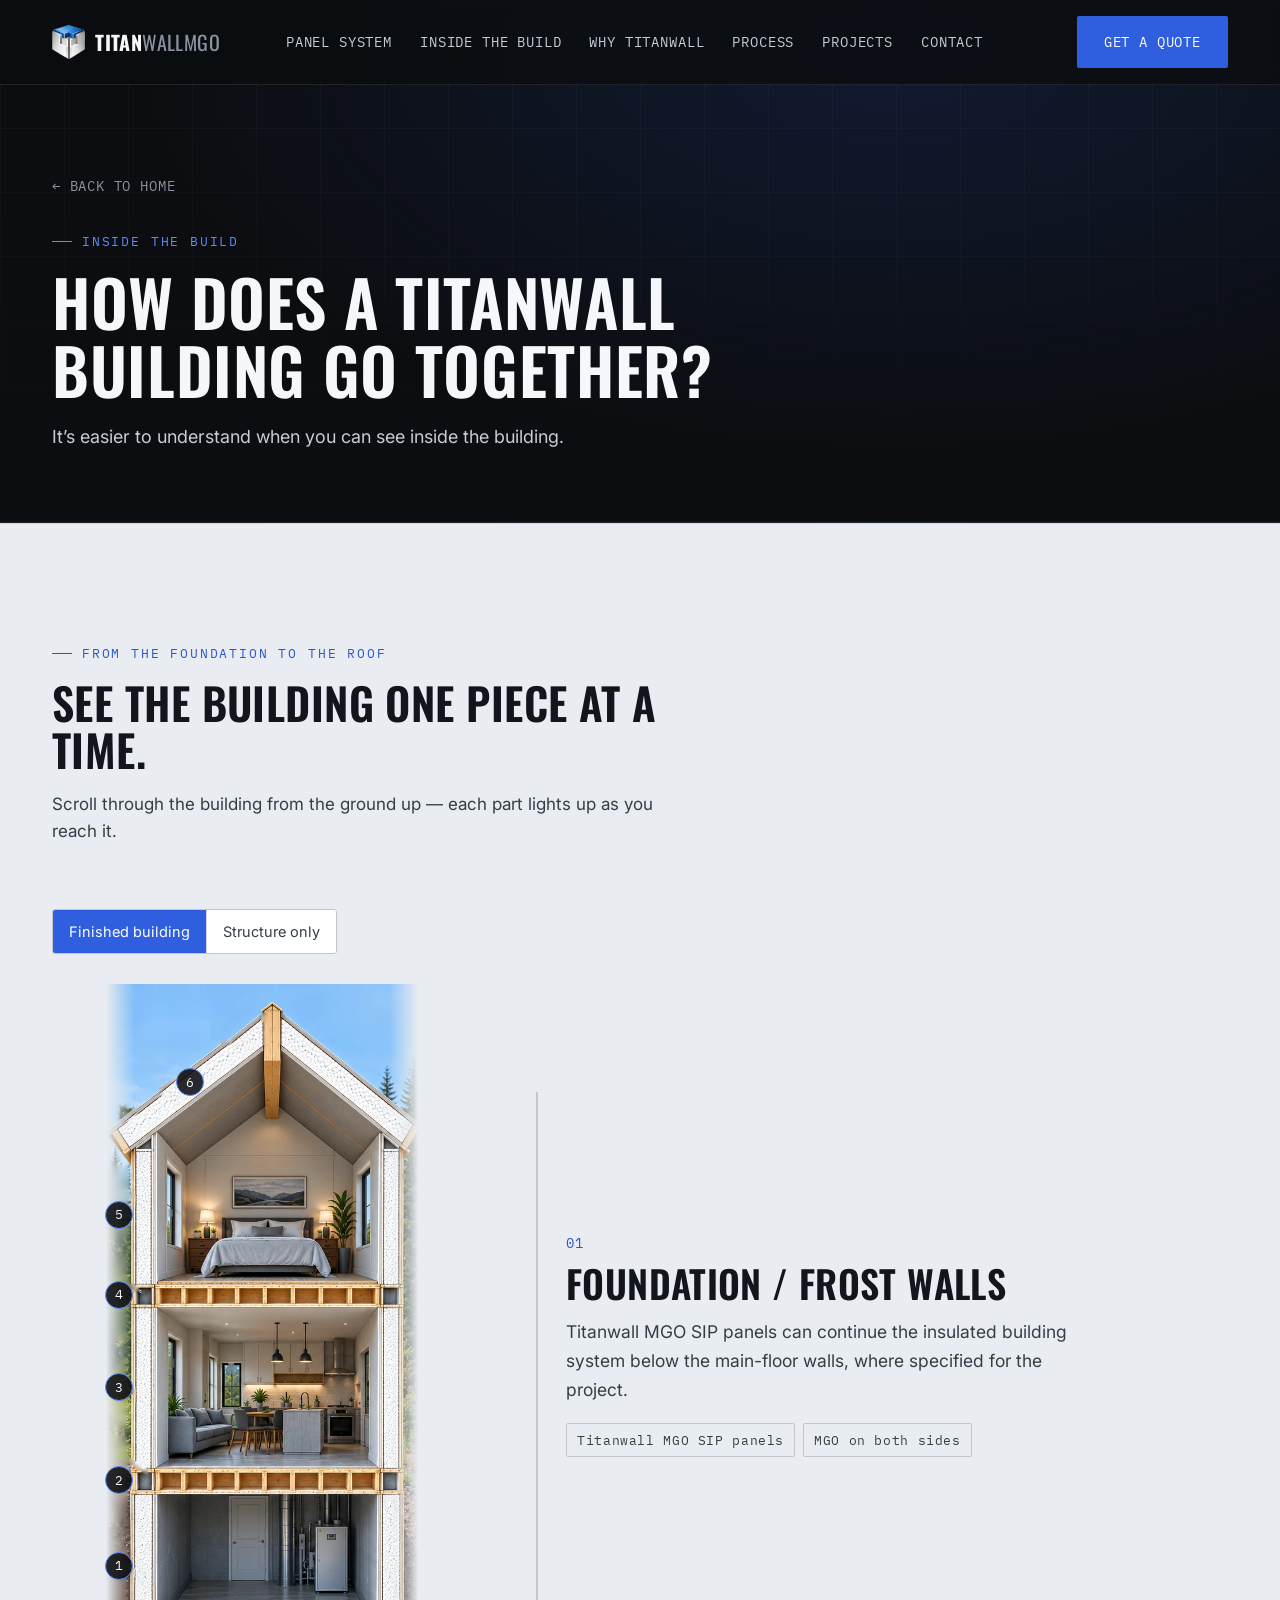
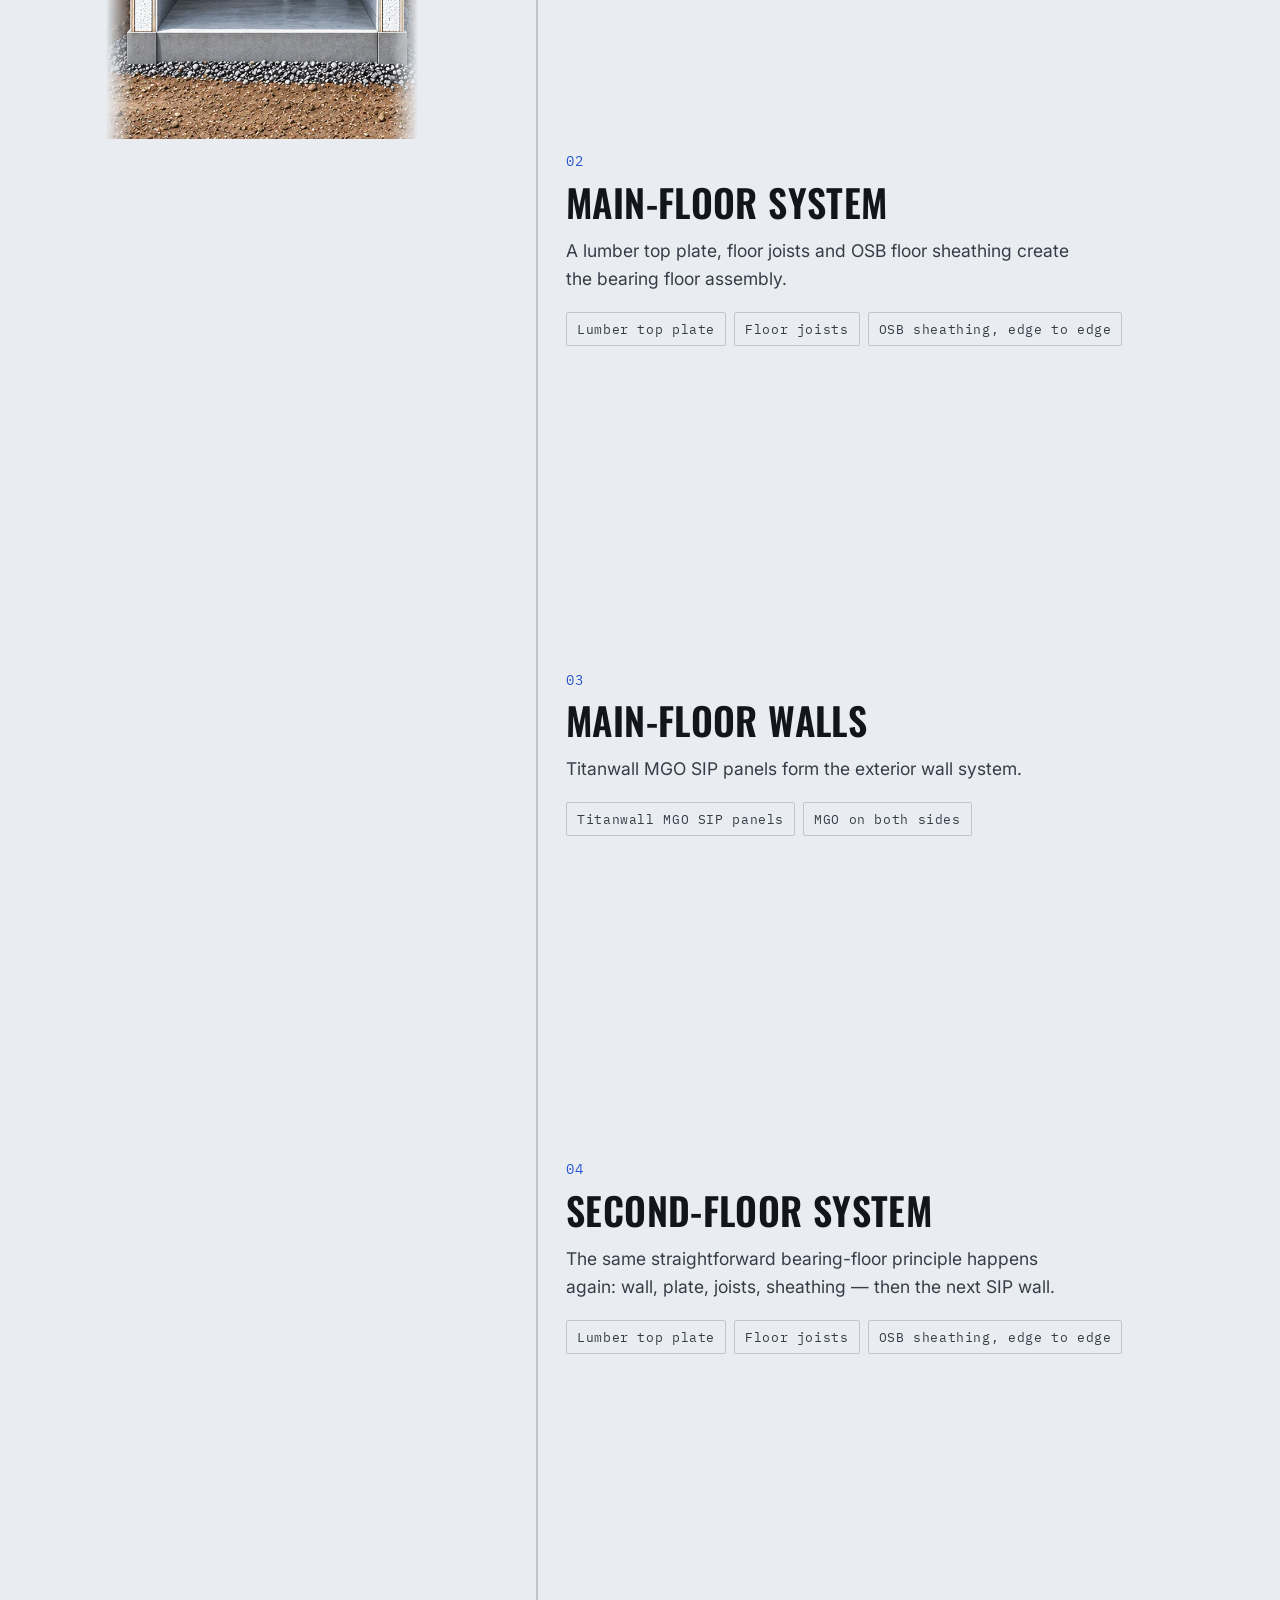
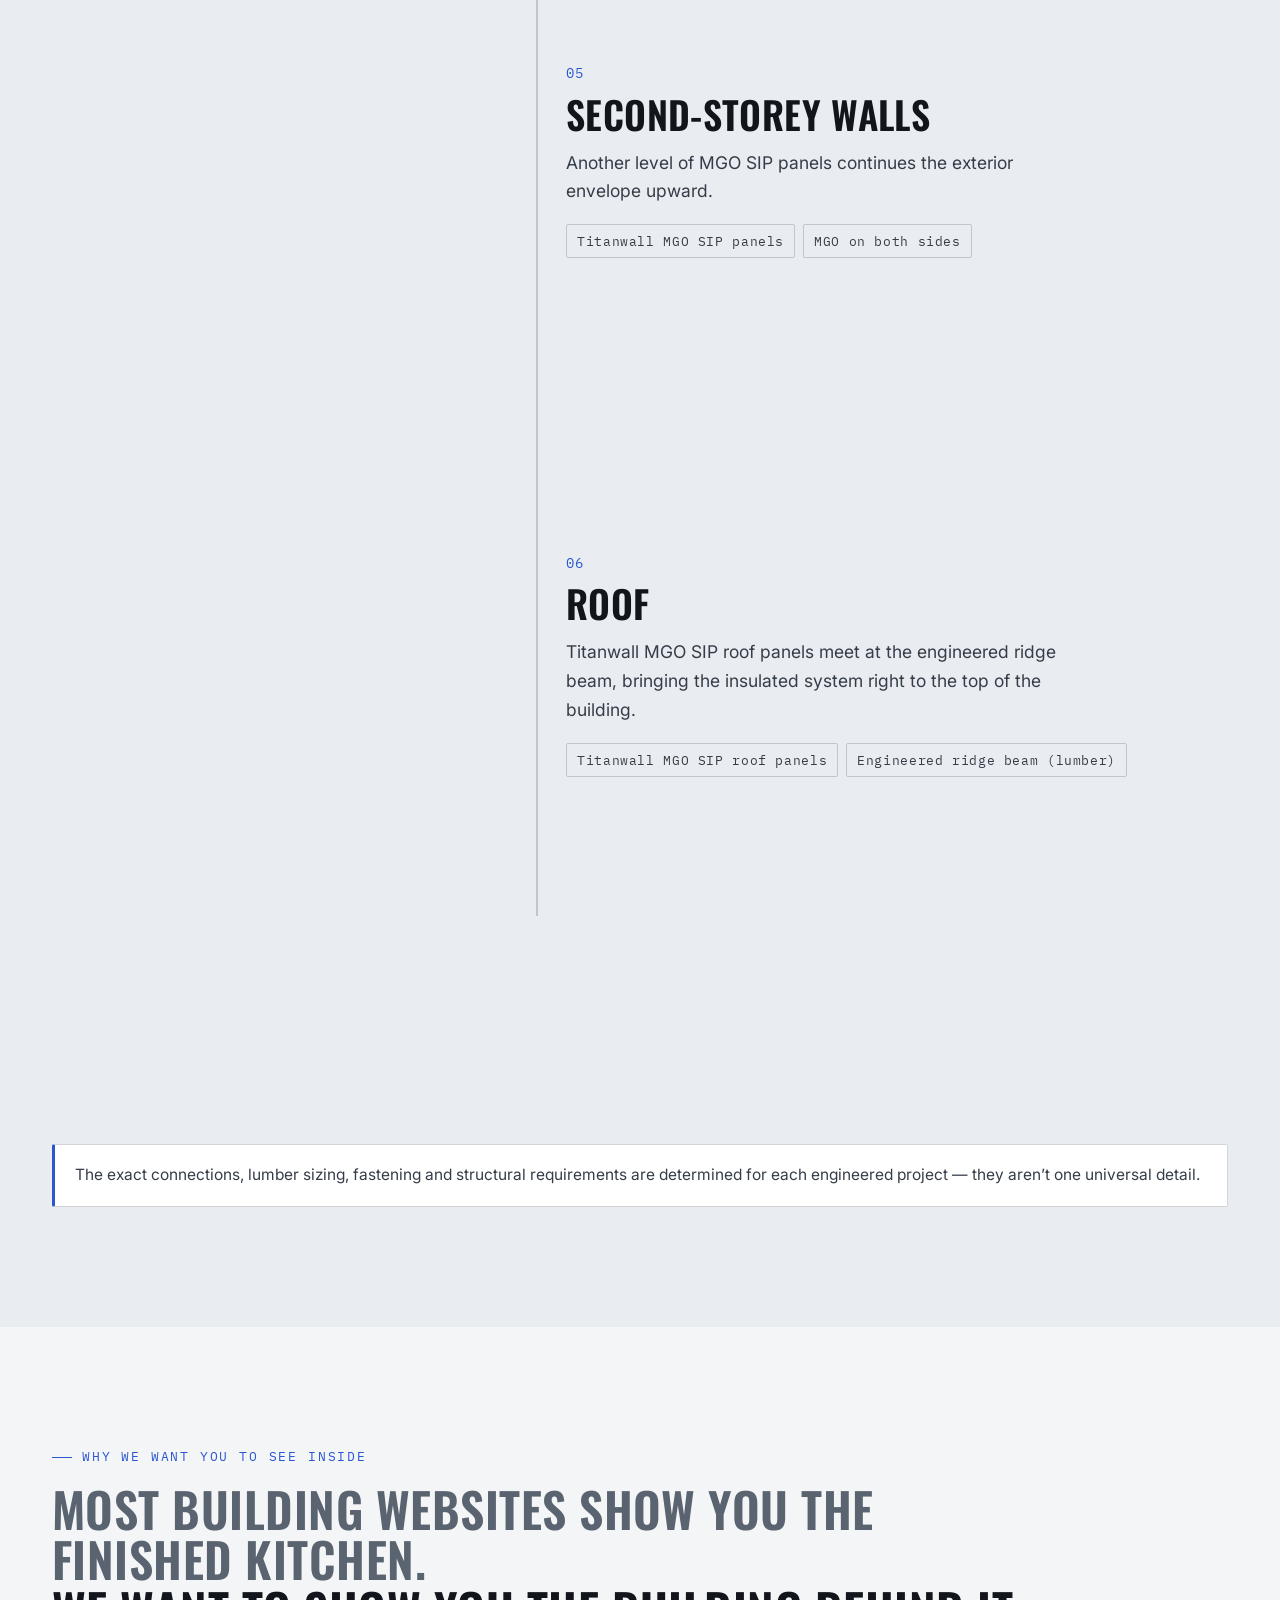
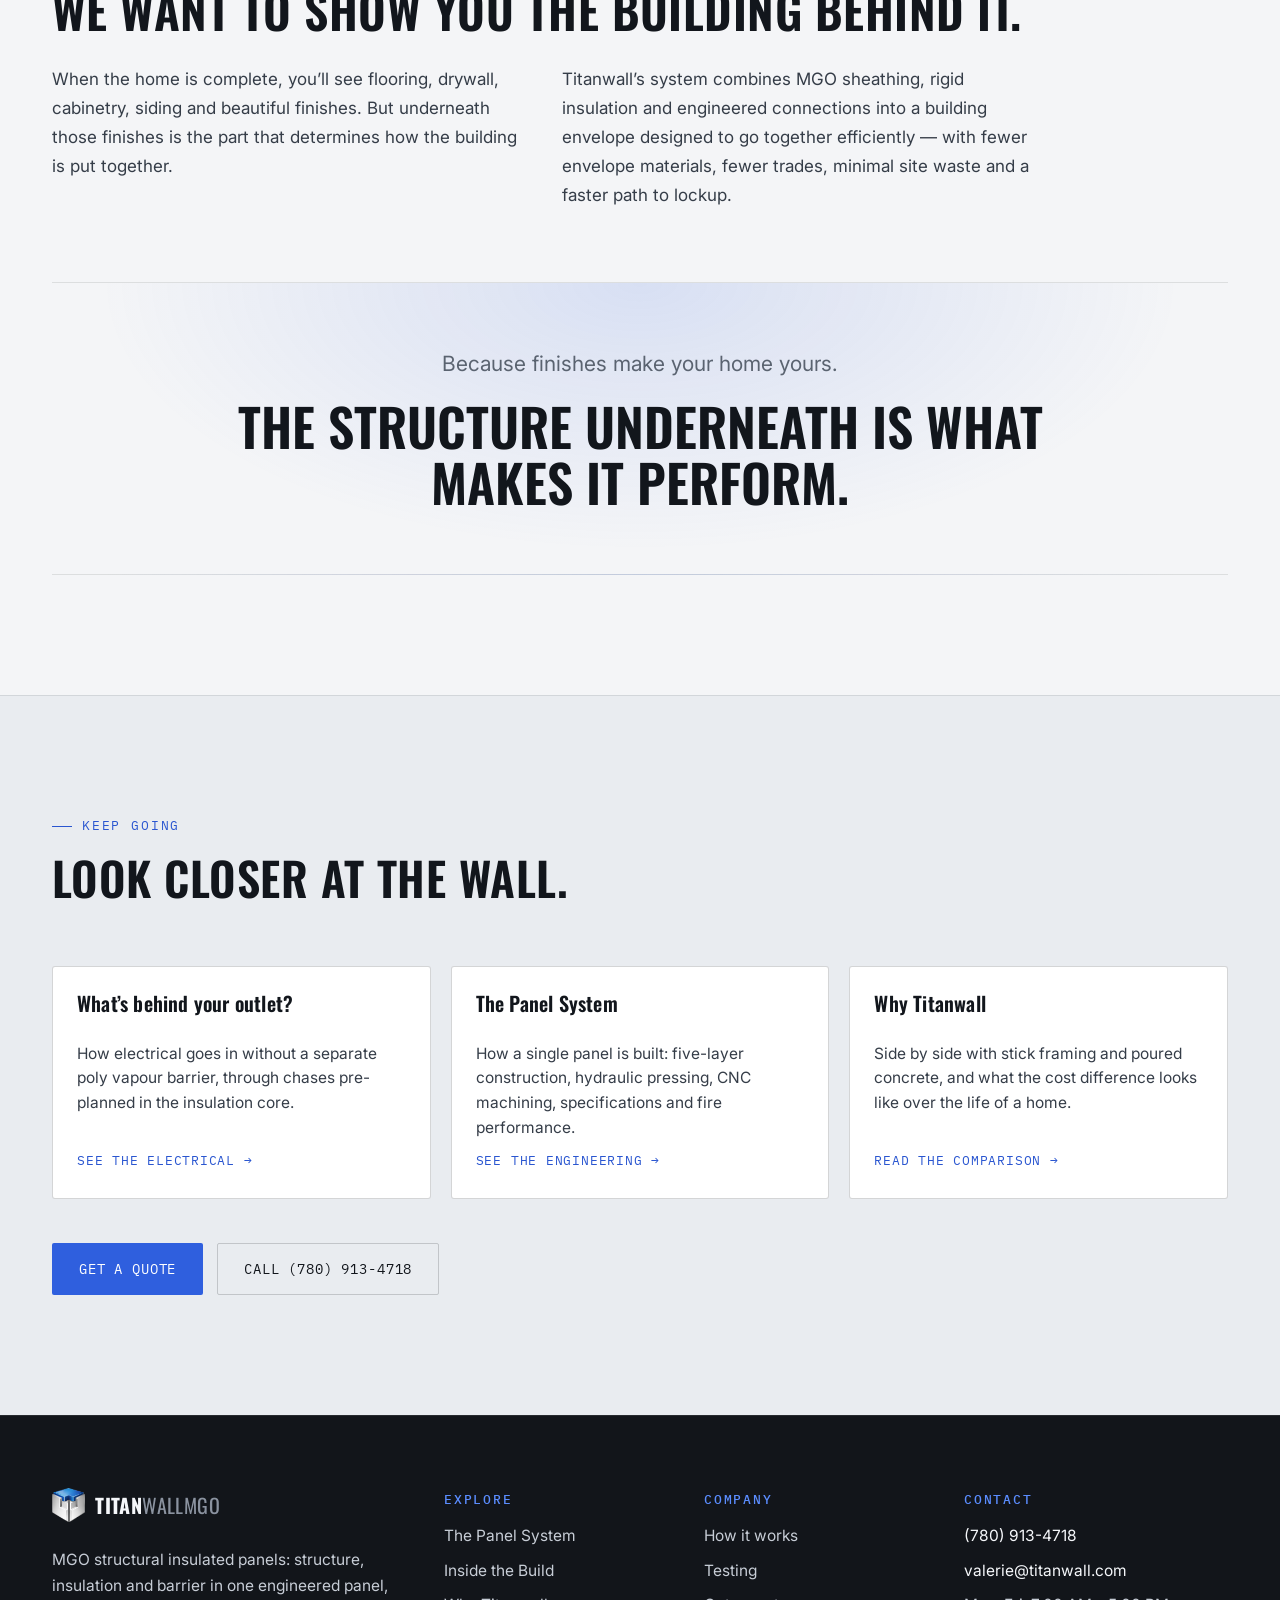
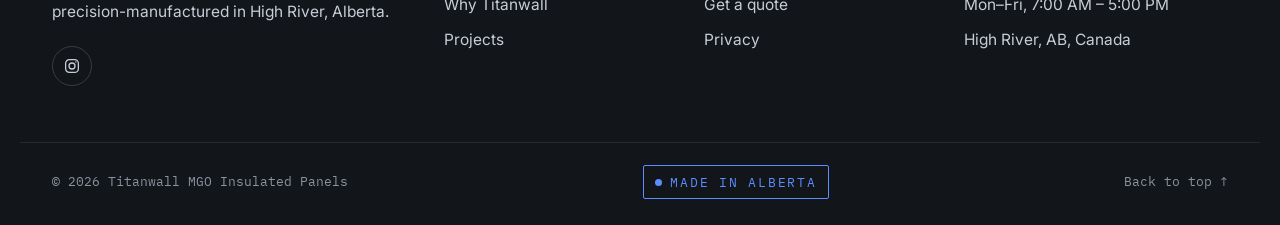
<file: inside-the-building.html>
<!DOCTYPE html>
<html lang="en">
<head>
<meta charset="UTF-8">
<meta name="viewport" content="width=device-width, initial-scale=1.0">
<meta name="color-scheme" content="dark">
<title>Inside the Build — How a Titanwall Building Goes Together</title>
<meta name="description" content="See inside a Titanwall building: how MGO SIP walls, lumber top plates, floor joists and OSB floor sheathing stack floor by floor, from the frost walls to the SIP roof panels at the ridge beam.">
<meta property="og:type" content="article">
<meta property="og:title" content="Inside the Build — How a Titanwall Building Goes Together">
<meta property="og:description" content="Wall, top plate, floor joists, OSB sheathing, wall. See the building one piece at a time, from the foundation to the roof.">
<meta name="twitter:card" content="summary_large_image">
<link rel="icon" type="image/png" sizes="64x64" href="assets/favicon-64.png">
<!-- seo:start (maintained by tools/seo.js) -->
<link rel="canonical" href="https://mitchjpeers.github.io/titanwall-site/inside-the-building.html">
<meta property="og:site_name" content="Titanwall MGO">
<meta property="og:locale" content="en_CA">
<meta property="og:url" content="https://mitchjpeers.github.io/titanwall-site/inside-the-building.html">
<meta property="og:image" content="https://mitchjpeers.github.io/titanwall-site/assets/og-share.jpg">
<meta property="og:image:width" content="1200">
<meta property="og:image:height" content="630">
<meta property="og:image:alt" content="Titanwall MGO: structure, insulation, barrier, one panel">
<meta name="twitter:image" content="https://mitchjpeers.github.io/titanwall-site/assets/og-share.jpg">
<meta name="theme-color" content="#0b0d10">
<link rel="apple-touch-icon" href="assets/apple-touch-icon.png">
<!-- seo:end -->
<link rel="preconnect" href="https://fonts.googleapis.com">
<link rel="preconnect" href="https://fonts.gstatic.com" crossorigin>
<link href="https://fonts.googleapis.com/css2?family=Oswald:wght@400;500;600;700&family=Inter:wght@400;500;600;700&family=IBM+Plex+Mono:wght@400;500&display=swap" rel="stylesheet">
<link rel="stylesheet" href="css/site.css?v=701e4a64f8">
</head>
<body>

<a class="skip-link" href="#top">Skip to content</a>

<header>
  <nav>
    <a href="index.html" class="logo">
      <img class="cube" src="assets/logo-cube.png" alt="Titanwall MGO logo" width="34" height="34">
      <div><strong>TITAN</strong><span>WALLMGO</span></div>
    </a>
    <ul class="nav-links" id="navLinks">
      <li><a href="panel-system.html">Panel System</a></li>
      <li><a href="inside-the-building.html" aria-current="page">Inside the Build</a></li>
      <li><a href="why-titanwall.html">Why Titanwall</a></li>
      <li><a href="index.html#process">Process</a></li>
      <li><a href="index.html#projects">Projects</a></li>
      <li><a href="index.html#contact">Contact</a></li>
      <li><a href="index.html#contact" class="nav-quote">Get a Quote</a></li>
    </ul>
    <div class="nav-cta">
      <a href="index.html#contact" class="btn btn-primary">Get a Quote</a>
      <button class="nav-toggle" id="navToggle" aria-label="Toggle menu" aria-expanded="false">
        <svg width="22" height="22" viewBox="0 0 24 24" fill="none" stroke="currentColor" stroke-width="2"><line x1="3" y1="6" x2="21" y2="6"/><line x1="3" y1="12" x2="21" y2="12"/><line x1="3" y1="18" x2="21" y2="18"/></svg>
      </button>
    </div>
  </nav>
</header>

<main id="top">

  <!-- HERO -->
  <section class="proj-hero">
    <div class="blueprint-grid" aria-hidden="true"></div>
    <div class="container">
      <a class="back-link" href="index.html">&#8592; Back to home</a>
      <div class="eyebrow">Inside the Build</div>
      <h1>How does a Titanwall<br>building go together?</h1>
      <p class="proj-lede">It&rsquo;s easier to understand when you can see inside the building.</p>
    </div>
  </section>

  <!-- X-RAY -->
  <section class="sips xray-sec" aria-labelledby="xray-h">
    <div class="container">
      <div class="section-head reveal">
        <div class="eyebrow">From the Foundation to the Roof</div>
        <h2 id="xray-h">See the building one piece at a time.</h2>
        <p>Scroll through the building from the ground up &mdash; each part lights up as you reach it.</p>
      </div>

      <div class="xr-view reveal" role="group" aria-label="Choose what to show">
        <button type="button" data-view="finished" aria-pressed="true">Finished building</button>
        <button type="button" data-view="structure" aria-pressed="false">Structure only</button>
      </div>

      <div class="xray" data-active="" data-view="finished">
        <div class="xr-stage">
          <figure class="xr-fig">
            <img src="assets/xray-house.webp" alt="Cutaway of a two-storey Titanwall building showing MGO SIP frost walls, a main-floor system, main-floor SIP walls, a second-floor system, second-storey SIP walls, and SIP roof panels meeting at an engineered ridge beam" width="542" height="1312">
            <svg class="xr-overlay" viewBox="0 0 542 1312" preserveAspectRatio="none" aria-hidden="true"><path class="xr-dim-all" fill-rule="evenodd" d="M0,0 H542 V1312 H0 Z M44,884 H82 V1128 H44 Z M478,884 H516 V1128 H478 Z M40,1126 H522 V1178 H40 Z M40,838 H520 V886 H40 Z M44,560 H82 V840 H44 Z M478,560 H516 V840 H478 Z M40,515 H520 V563 H40 Z M44,285 H82 V517 H44 Z M478,285 H516 V517 H478 Z M0,256 L287,30 L542,256 L542,284 L516,304 L305,112 L305,236 L272,236 L272,112 L44,304 L0,284 Z"/><path class="xr-out-all" d="M44,884 H82 V1128 H44 Z M478,884 H516 V1128 H478 Z M40,1126 H522 V1178 H40 Z M40,838 H520 V886 H40 Z M44,560 H82 V840 H44 Z M478,560 H516 V840 H478 Z M40,515 H520 V563 H40 Z M44,285 H82 V517 H44 Z M478,285 H516 V517 H478 Z M0,256 L287,30 L542,256 L542,284 L516,304 L305,112 L305,236 L272,236 L272,112 L44,304 L0,284 Z"/><path class="xr-dim" data-zone="foundation" fill-rule="evenodd" d="M0,0 H542 V1312 H0 Z M44,884 H82 V1128 H44 Z M478,884 H516 V1128 H478 Z M40,1126 H522 V1178 H40 Z"/><path class="xr-dim" data-zone="main-floor" fill-rule="evenodd" d="M0,0 H542 V1312 H0 Z M40,838 H520 V886 H40 Z"/><path class="xr-dim" data-zone="main-walls" fill-rule="evenodd" d="M0,0 H542 V1312 H0 Z M44,560 H82 V840 H44 Z M478,560 H516 V840 H478 Z"/><path class="xr-dim" data-zone="second-floor" fill-rule="evenodd" d="M0,0 H542 V1312 H0 Z M40,515 H520 V563 H40 Z"/><path class="xr-dim" data-zone="second-walls" fill-rule="evenodd" d="M0,0 H542 V1312 H0 Z M44,285 H82 V517 H44 Z M478,285 H516 V517 H478 Z"/><path class="xr-dim" data-zone="roof" fill-rule="evenodd" d="M0,0 H542 V1312 H0 Z M0,256 L287,30 L542,256 L542,284 L516,304 L305,112 L305,236 L272,236 L272,112 L44,304 L0,284 Z"/><path class="xr-out" data-zone="foundation" d="M44,884 H82 V1128 H44 Z M478,884 H516 V1128 H478 Z M40,1126 H522 V1178 H40 Z"/><path class="xr-out" data-zone="main-floor" d="M40,838 H520 V886 H40 Z"/><path class="xr-out" data-zone="main-walls" d="M44,560 H82 V840 H44 Z M478,560 H516 V840 H478 Z"/><path class="xr-out" data-zone="second-floor" d="M40,515 H520 V563 H40 Z"/><path class="xr-out" data-zone="second-walls" d="M44,285 H82 V517 H44 Z M478,285 H516 V517 H478 Z"/><path class="xr-out" data-zone="roof" d="M0,256 L287,30 L542,256 L542,284 L516,304 L305,112 L305,236 L272,236 L272,112 L44,304 L0,284 Z"/></svg>
            <button type="button" class="xr-pin" aria-pressed="false" data-zone="roof" style="left:27%;top:13%" aria-label="Show step 6, roof">6</button>
            <button type="button" class="xr-pin" aria-pressed="false" data-zone="second-walls" style="left:4%;top:30.5%" aria-label="Show step 5, second-storey walls">5</button>
            <button type="button" class="xr-pin" aria-pressed="false" data-zone="second-floor" style="left:4%;top:41.1%" aria-label="Show step 4, second-floor system">4</button>
            <button type="button" class="xr-pin" aria-pressed="false" data-zone="main-walls" style="left:4%;top:53.4%" aria-label="Show step 3, main-floor walls">3</button>
            <button type="button" class="xr-pin" aria-pressed="false" data-zone="main-floor" style="left:4%;top:65.7%" aria-label="Show step 2, main-floor system">2</button>
            <button type="button" class="xr-pin" aria-pressed="false" data-zone="foundation" style="left:4%;top:77%" aria-label="Show step 1, foundation and frost walls">1</button>
          </figure>
        </div>

        <ol class="xr-steps">
          <li class="xr-step" data-zone="foundation">
            <span class="xr-n">01</span>
            <h3>Foundation / frost walls</h3>
            <p>Titanwall MGO SIP panels can continue the insulated building system below the main-floor walls, where specified for the project.</p>
            <ul class="xr-parts"><li>Titanwall MGO SIP panels</li><li>MGO on both sides</li></ul>
          </li>
          <li class="xr-step" data-zone="main-floor">
            <span class="xr-n">02</span>
            <h3>Main-floor system</h3>
            <p>A lumber top plate, floor joists and OSB floor sheathing create the bearing floor assembly.</p>
            <ul class="xr-parts"><li>Lumber top plate</li><li>Floor joists</li><li>OSB sheathing, edge to edge</li></ul>
          </li>
          <li class="xr-step" data-zone="main-walls">
            <span class="xr-n">03</span>
            <h3>Main-floor walls</h3>
            <p>Titanwall MGO SIP panels form the exterior wall system.</p>
            <ul class="xr-parts"><li>Titanwall MGO SIP panels</li><li>MGO on both sides</li></ul>
          </li>
          <li class="xr-step" data-zone="second-floor">
            <span class="xr-n">04</span>
            <h3>Second-floor system</h3>
            <p>The same straightforward bearing-floor principle happens again: wall, plate, joists, sheathing &mdash; then the next SIP wall.</p>
            <ul class="xr-parts"><li>Lumber top plate</li><li>Floor joists</li><li>OSB sheathing, edge to edge</li></ul>
          </li>
          <li class="xr-step" data-zone="second-walls">
            <span class="xr-n">05</span>
            <h3>Second-storey walls</h3>
            <p>Another level of MGO SIP panels continues the exterior envelope upward.</p>
            <ul class="xr-parts"><li>Titanwall MGO SIP panels</li><li>MGO on both sides</li></ul>
          </li>
          <li class="xr-step" data-zone="roof">
            <span class="xr-n">06</span>
            <h3>Roof</h3>
            <p>Titanwall MGO SIP roof panels meet at the engineered ridge beam, bringing the insulated system right to the top of the building.</p>
            <ul class="xr-parts"><li>Titanwall MGO SIP roof panels</li><li>Engineered ridge beam (lumber)</li></ul>
          </li>
        </ol>
      </div>

      <p class="xr-note reveal">The exact connections, lumber sizing, fastening and structural requirements are determined for each engineered project &mdash; they aren&rsquo;t one universal detail.</p>
    </div>
  </section>

  <!-- WHY WE SHOW YOU -->
  <section aria-labelledby="why-h">
    <div class="container">
      <div class="see-inside reveal">
        <div class="eyebrow">Why We Want You to See Inside</div>
        <h2 id="why-h"><span class="si-dim">Most building websites show you the finished kitchen.</span> We want to show you the building behind it.</h2>
        <div class="si-cols">
          <p>When the home is complete, you&rsquo;ll see flooring, drywall, cabinetry, siding and beautiful finishes. But underneath those finishes is the part that determines how the building is put together.</p>
          <p>Titanwall&rsquo;s system combines MGO sheathing, rigid insulation and engineered connections into a building envelope designed to go together efficiently &mdash; with fewer envelope materials, fewer trades, minimal site waste and a faster path to lockup.</p>
        </div>
      </div>

      <div class="rv-close reveal">
        <p class="rv-q1">Because finishes make your home yours.</p>
        <p class="rv-q2">The structure underneath is what makes it perform.</p>
      </div>
    </div>
  </section>

  <!-- CROSS LINKS + CTA -->
  <section class="contact" aria-labelledby="cta-h">
    <div class="container">
      <div class="section-head reveal">
        <div class="eyebrow">Keep Going</div>
        <h2 id="cta-h">Look closer at the wall.</h2>
      </div>
      <div class="page-links page-links-3">
        <a class="page-link-card reveal" href="panel-system.html#electrical">
          <h3>What&rsquo;s behind your outlet?</h3>
          <p>How electrical goes in without a separate poly vapour barrier, through chases pre-planned in the insulation core.</p>
          <span class="go">See the electrical &#8594;</span>
        </a>
        <a class="page-link-card reveal" href="panel-system.html">
          <h3>The Panel System</h3>
          <p>How a single panel is built: five-layer construction, hydraulic pressing, CNC machining, specifications and fire performance.</p>
          <span class="go">See the engineering &#8594;</span>
        </a>
        <a class="page-link-card reveal" href="why-titanwall.html">
          <h3>Why Titanwall</h3>
          <p>Side by side with stick framing and poured concrete, and what the cost difference looks like over the life of a home.</p>
          <span class="go">Read the comparison &#8594;</span>
        </a>
      </div>
      <div class="proj-cta-actions reveal" style="margin-top:44px;">
        <a href="index.html#contact" class="btn btn-primary">Get a Quote</a>
        <a href="tel:+17809134718" class="btn btn-outline">Call (780) 913-4718</a>
      </div>
    </div>
  </section>

</main>

<footer class="site-footer">
  <div class="container footer-grid">
    <div class="f-brand">
      <a href="index.html" class="logo">
        <img class="cube" src="assets/logo-cube.png" alt="Titanwall MGO logo" width="34" height="34">
        <div><strong>TITAN</strong><span>WALLMGO</span></div>
      </a>
      <p>MGO structural insulated panels: structure, insulation and barrier in one engineered panel, precision-manufactured in High River, Alberta.</p>
      <a class="f-social" href="https://www.instagram.com/titanwalltechnologies/" target="_blank" rel="noopener" aria-label="Titanwall on Instagram (opens in a new tab)">
        <svg viewBox="0 0 24 24" aria-hidden="true"><rect x="3.5" y="3.5" width="17" height="17" rx="5"/><circle cx="12" cy="12" r="4"/><circle cx="17.2" cy="6.8" r="1" class="dotfill"/></svg>
      </a>
    </div>
    <div class="f-col">
      <h2 class="f-h">Explore</h2>
      <ul>
        <li><a href="panel-system.html">The Panel System</a></li>
        <li><a href="inside-the-building.html">Inside the Build</a></li>
        <li><a href="why-titanwall.html">Why Titanwall</a></li>
        <li><a href="index.html#projects">Projects</a></li>
      </ul>
    </div>
    <div class="f-col">
      <h2 class="f-h">Company</h2>
      <ul>
        <li><a href="index.html#process">How it works</a></li>
        <li><a href="index.html#tested">Testing</a></li>
        <li><a href="index.html#contact">Get a quote</a></li>
        <li><a href="privacy.html">Privacy</a></li>
      </ul>
    </div>
    <div class="f-col">
      <h2 class="f-h">Contact</h2>
      <ul class="f-contact">
        <li><a href="tel:+17809134718">(780) 913-4718</a></li>
        <li><a href="mailto:valerie@titanwall.com">valerie@titanwall.com</a></li>
        <li>Mon&ndash;Fri, 7:00 AM &ndash; 5:00 PM</li>
        <li>High River, AB, Canada</li>
      </ul>
    </div>
  </div>
  <div class="container footer-bottom">
    <span>&copy; 2026 Titanwall MGO Insulated Panels</span>
    <span class="made-ab">Made in Alberta</span>
    <a href="#top">Back to top &#8593;</a>
  </div>
</footer>

<script src="js/site.js?v=c690dc6729"></script>
</body>
</html>
</file>
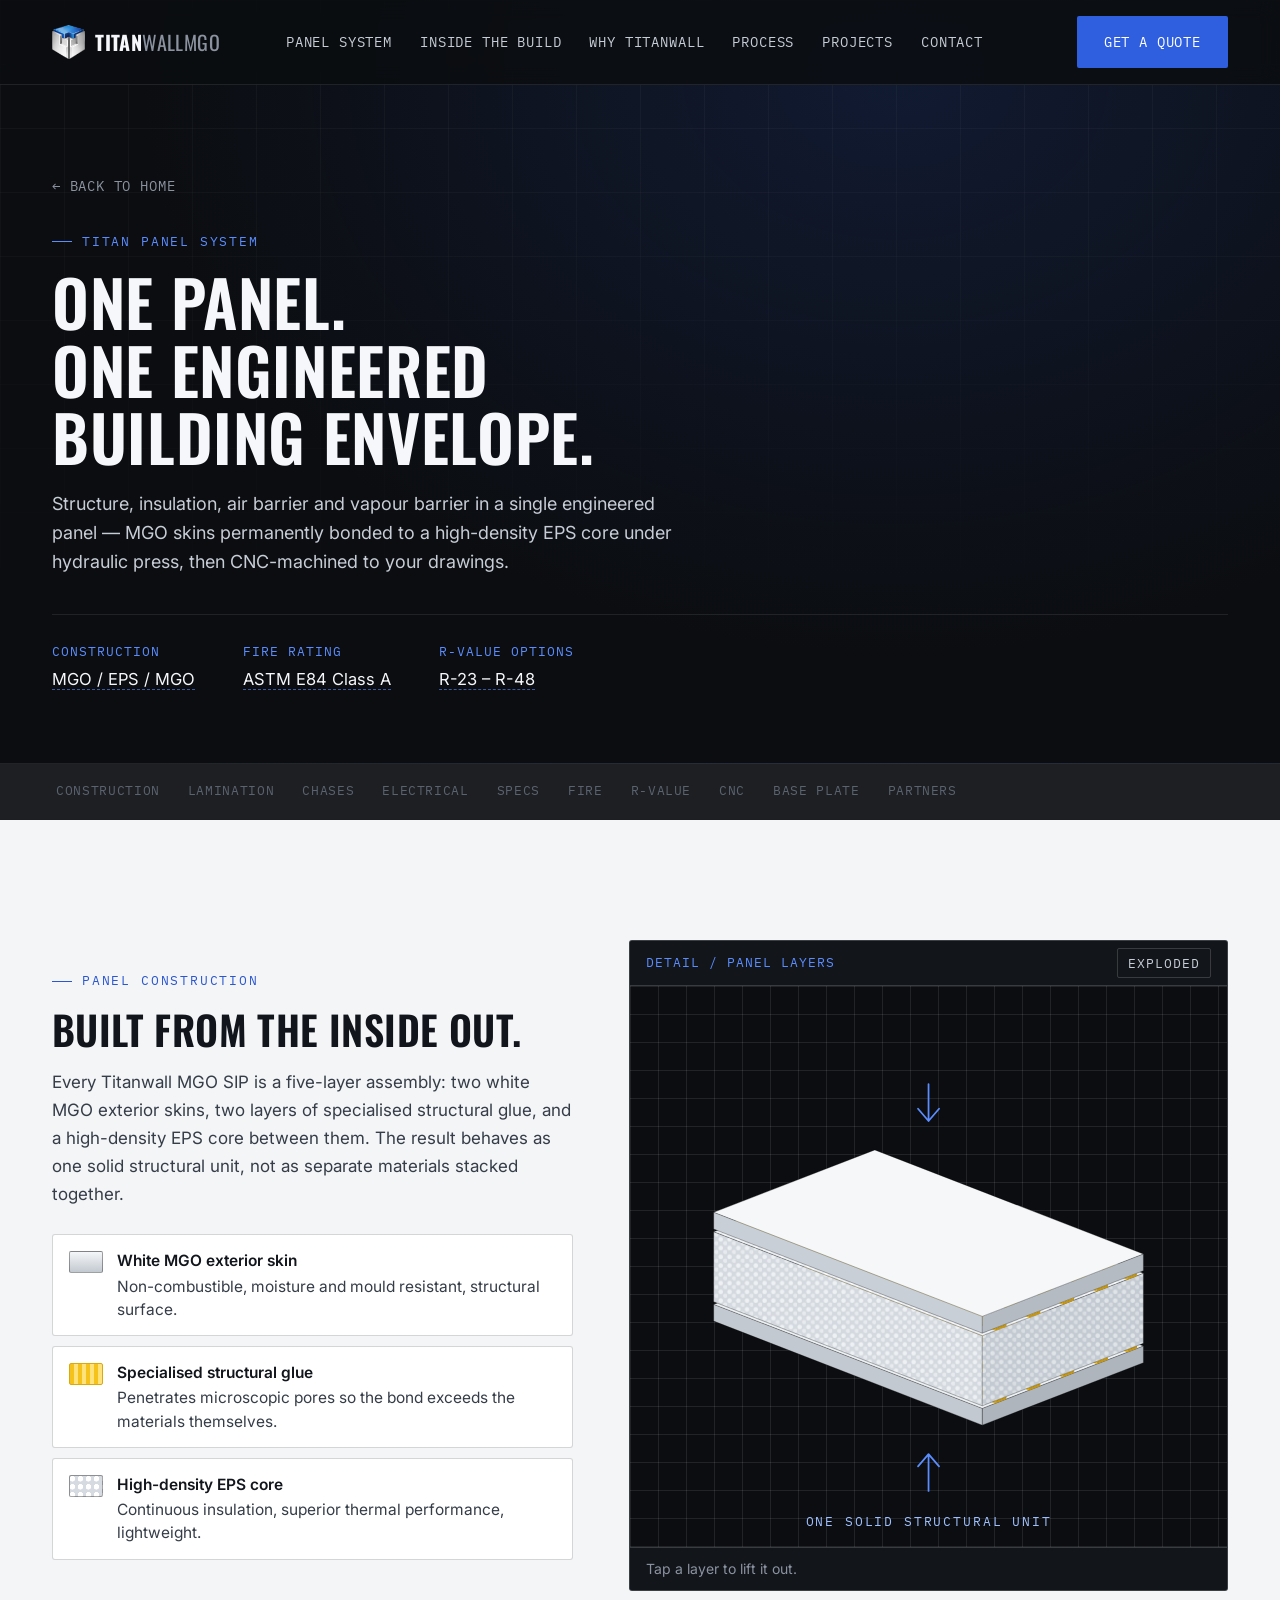
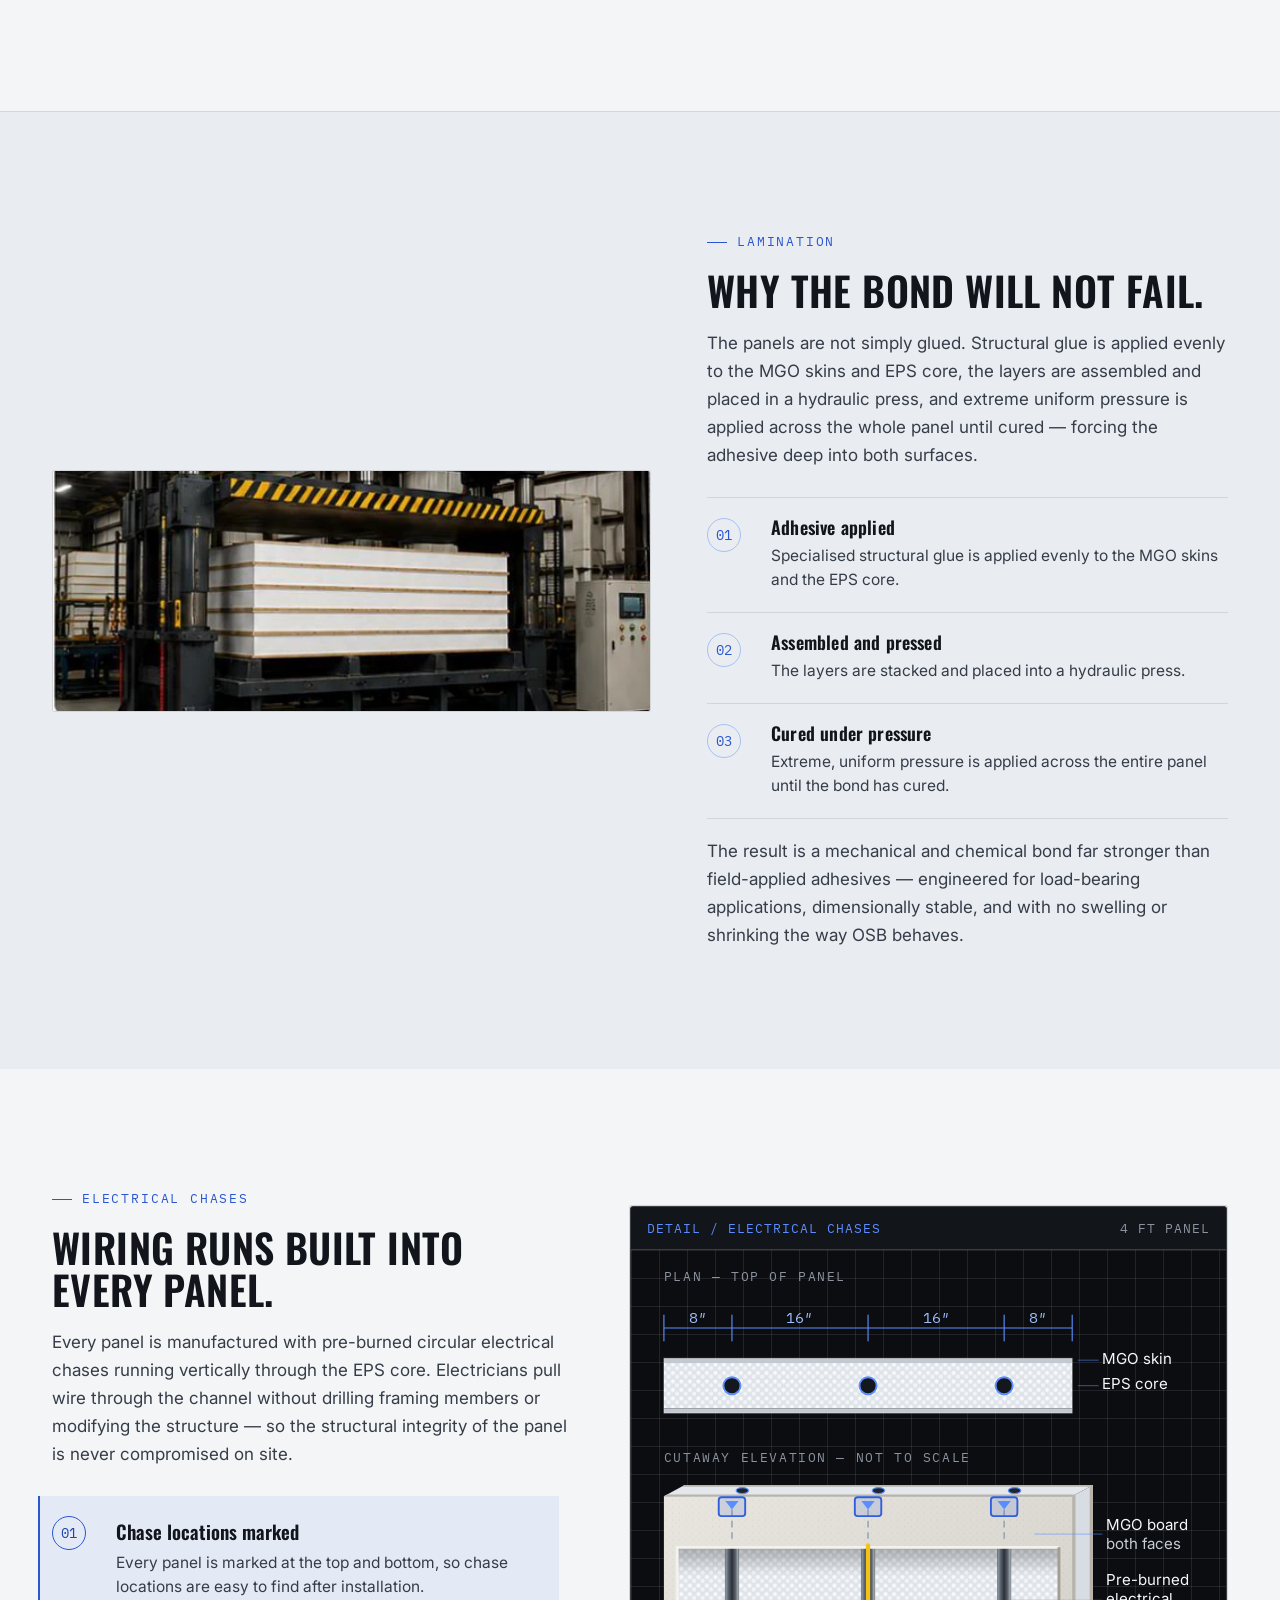
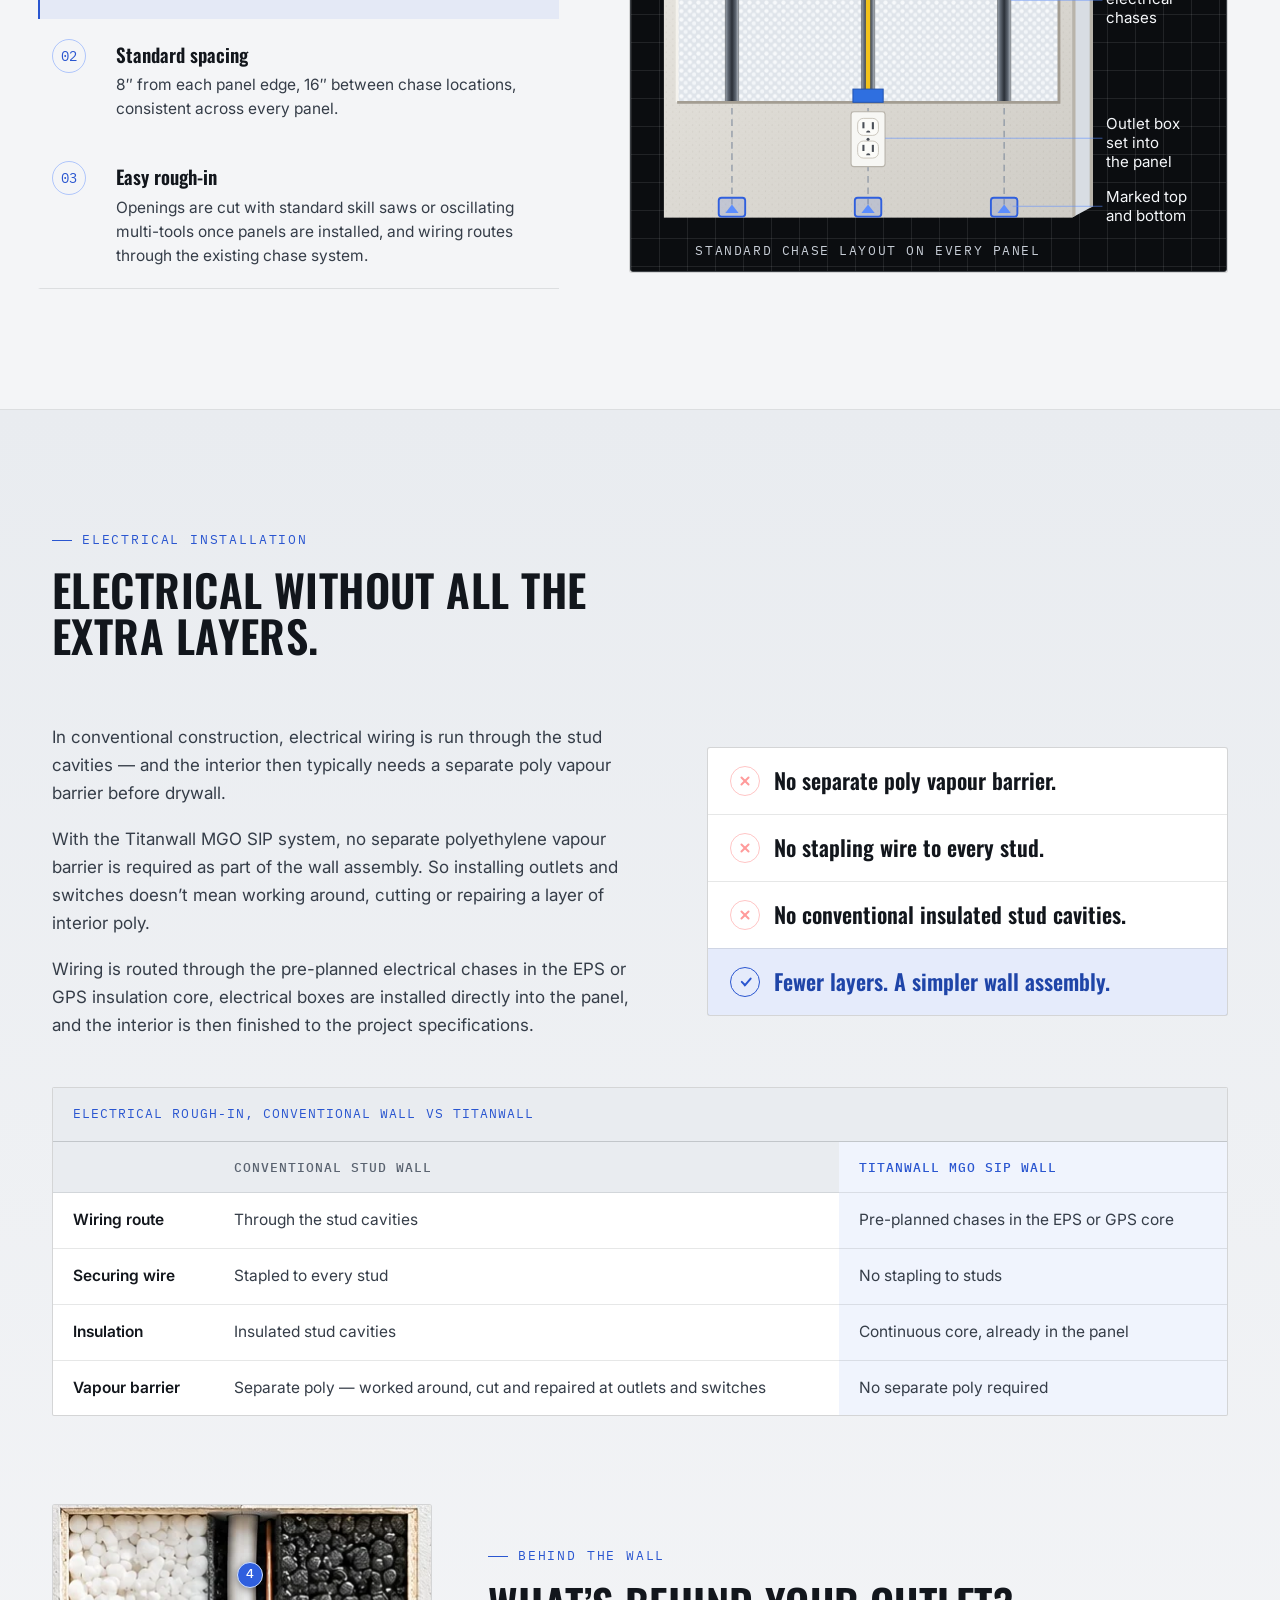
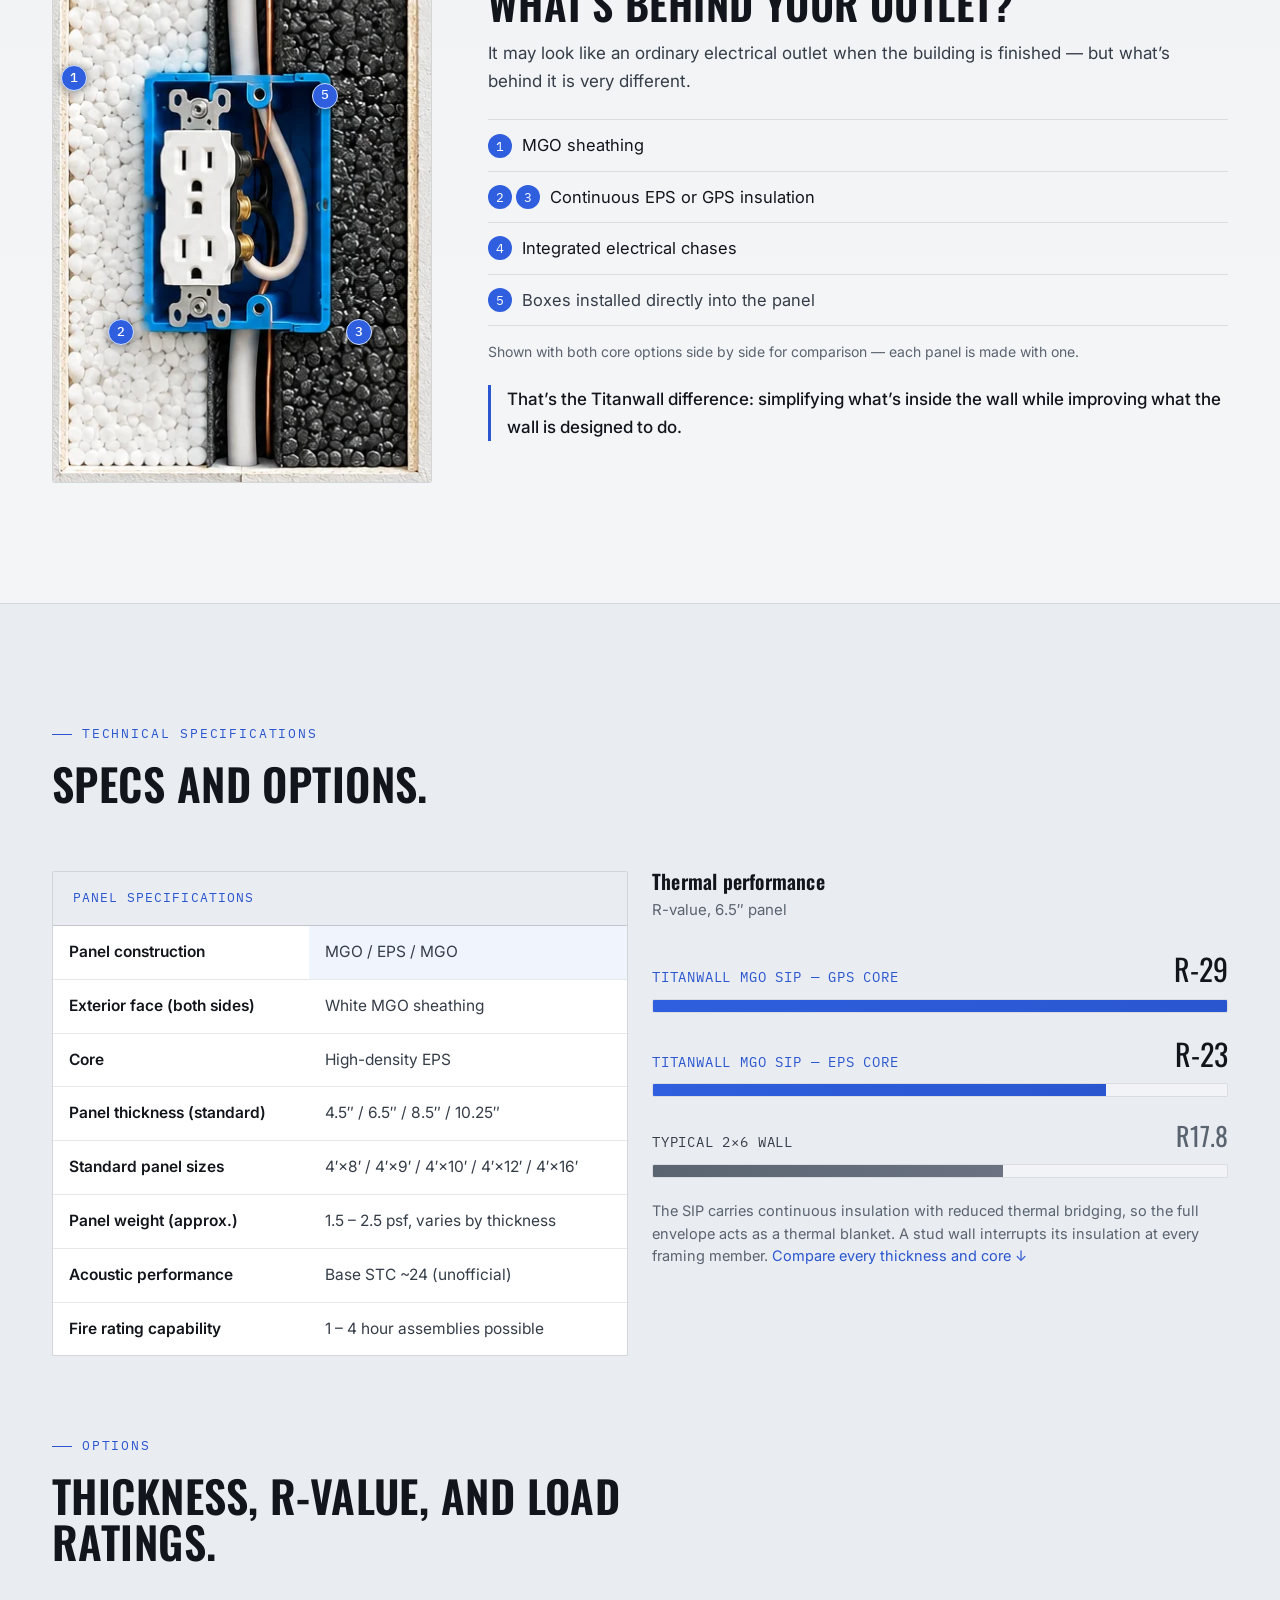
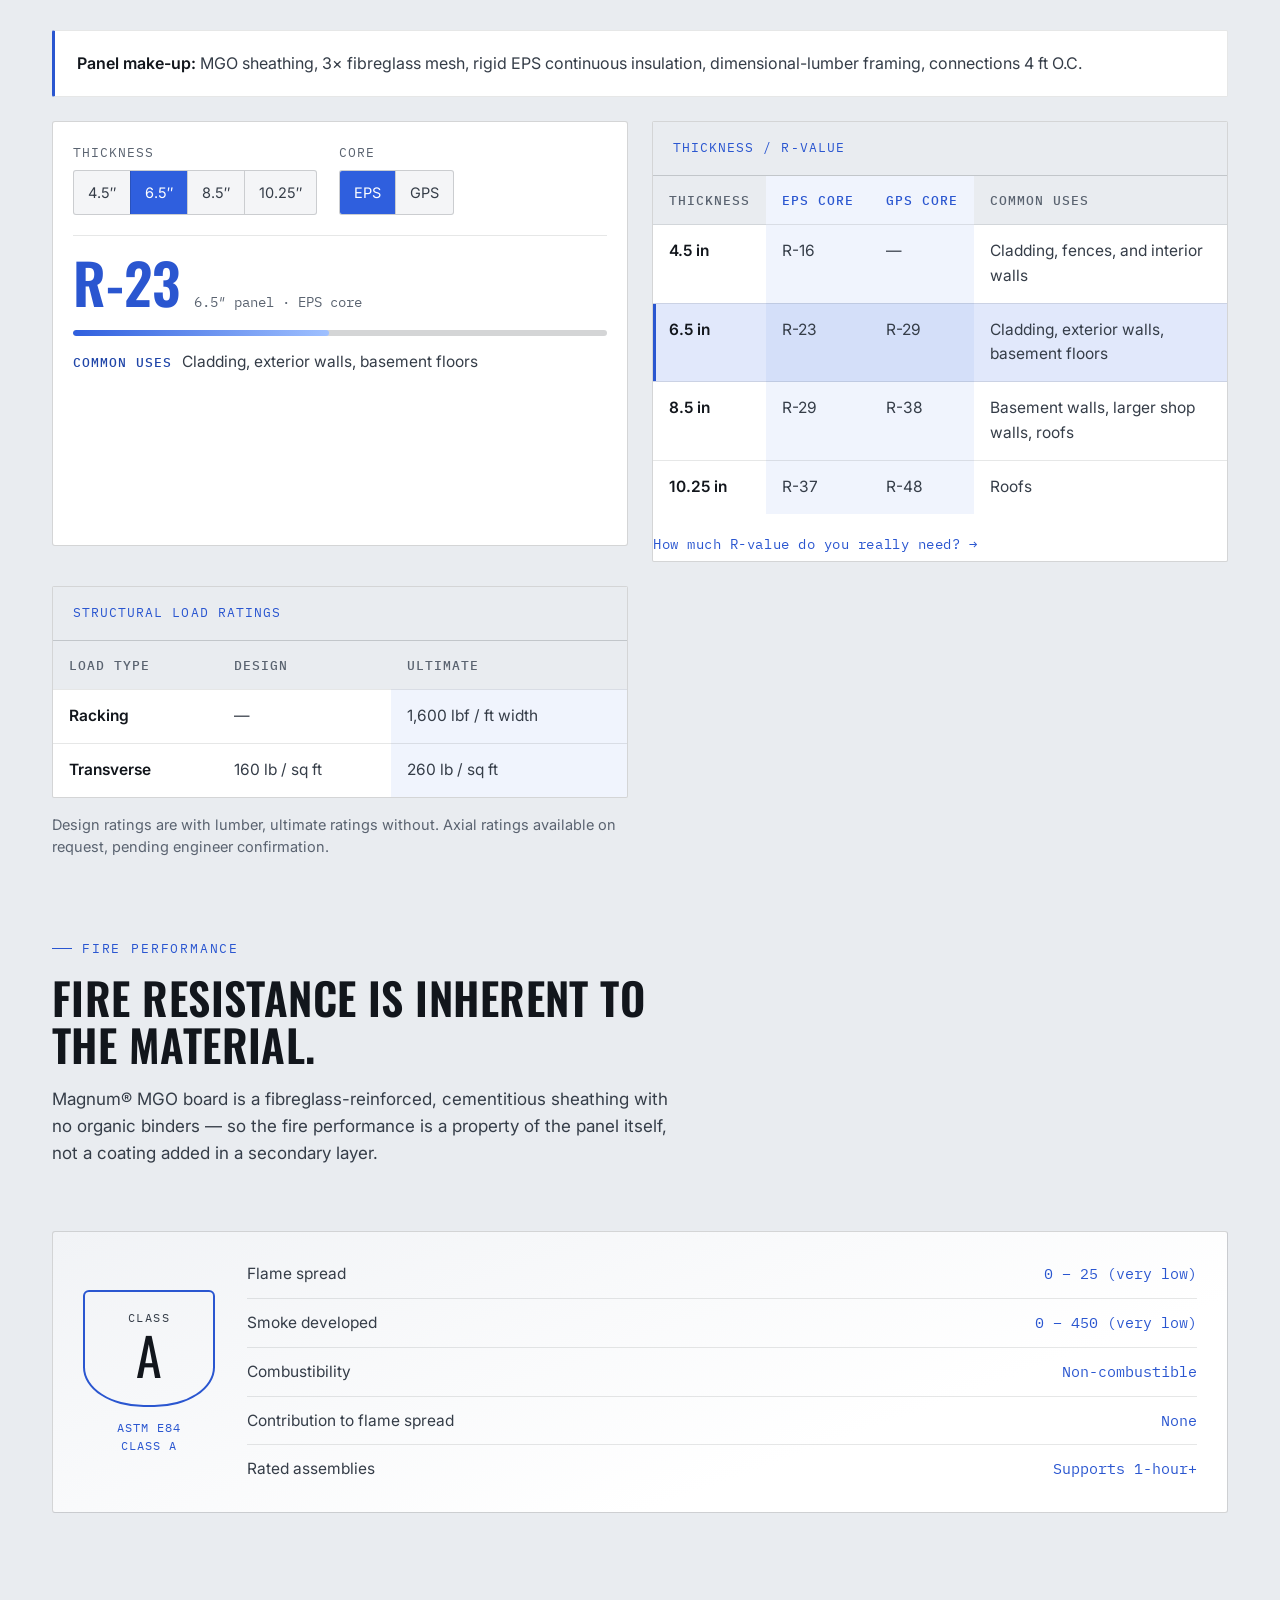
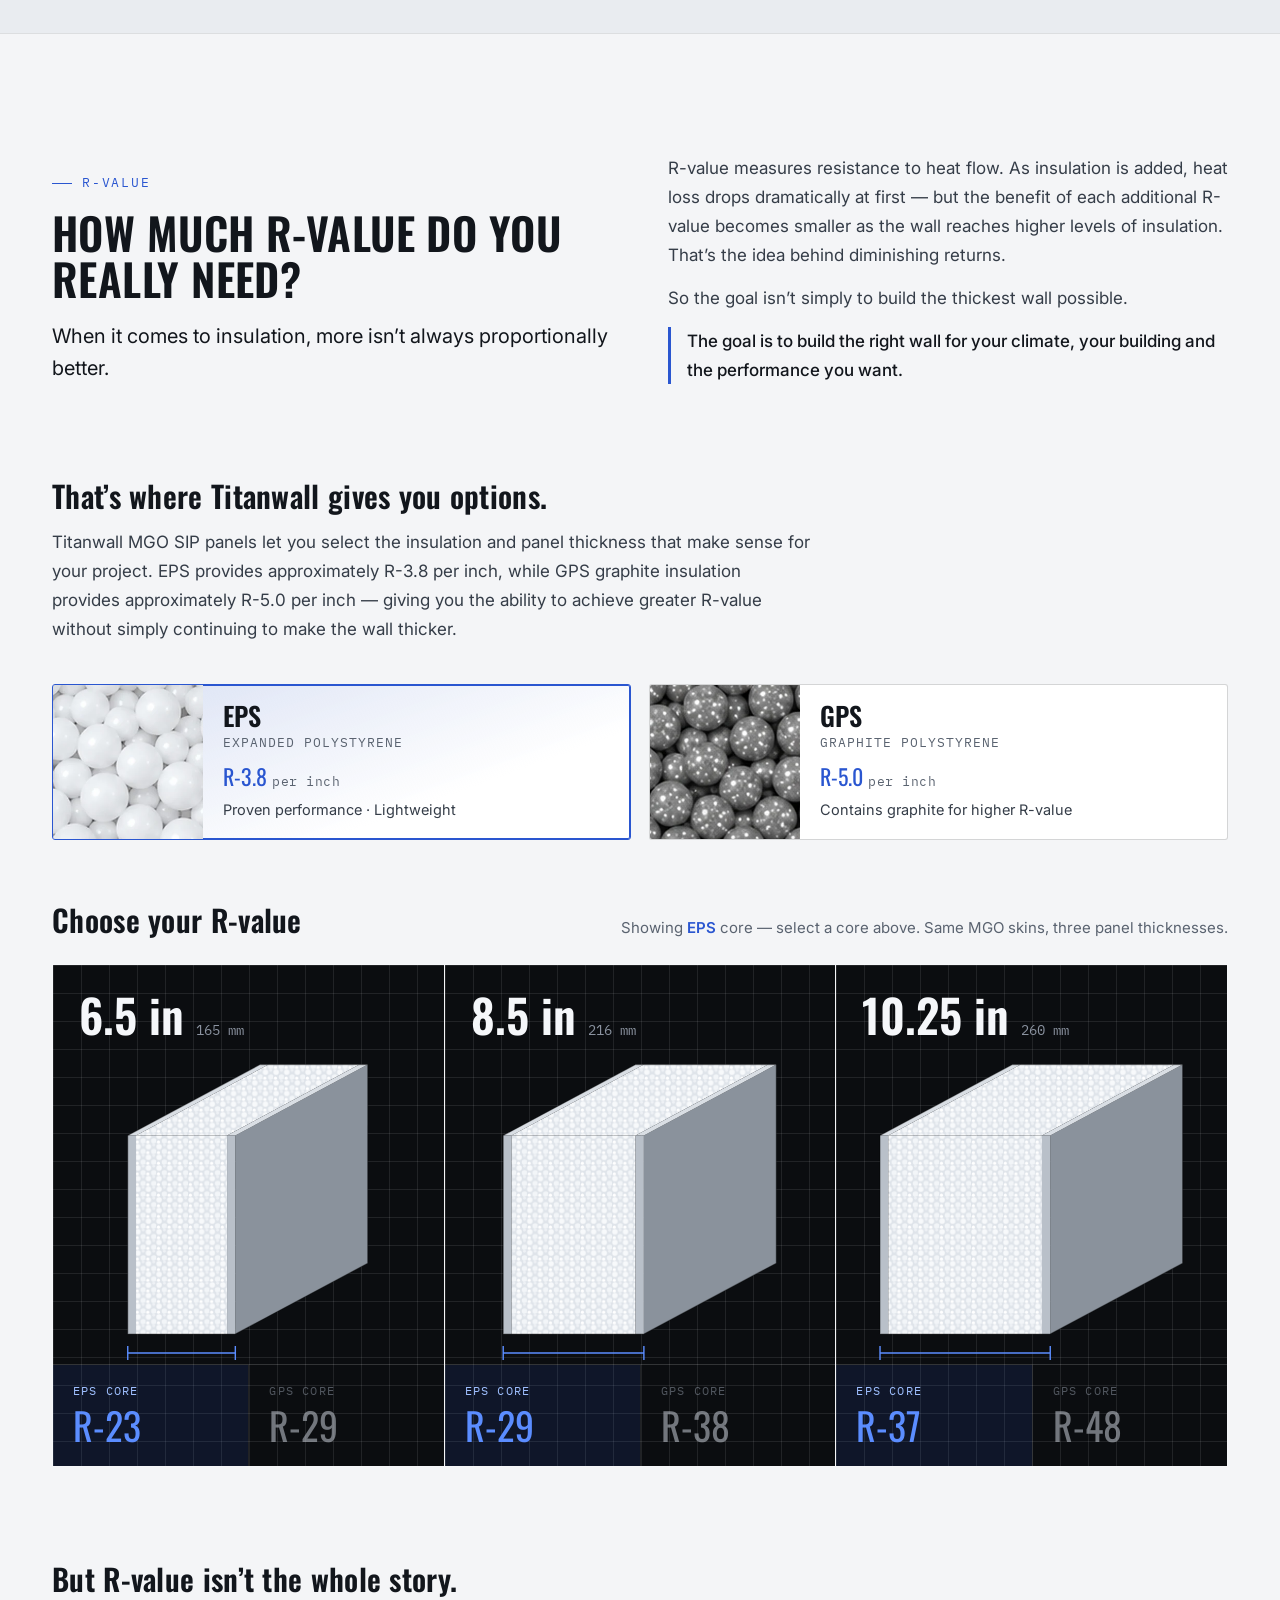
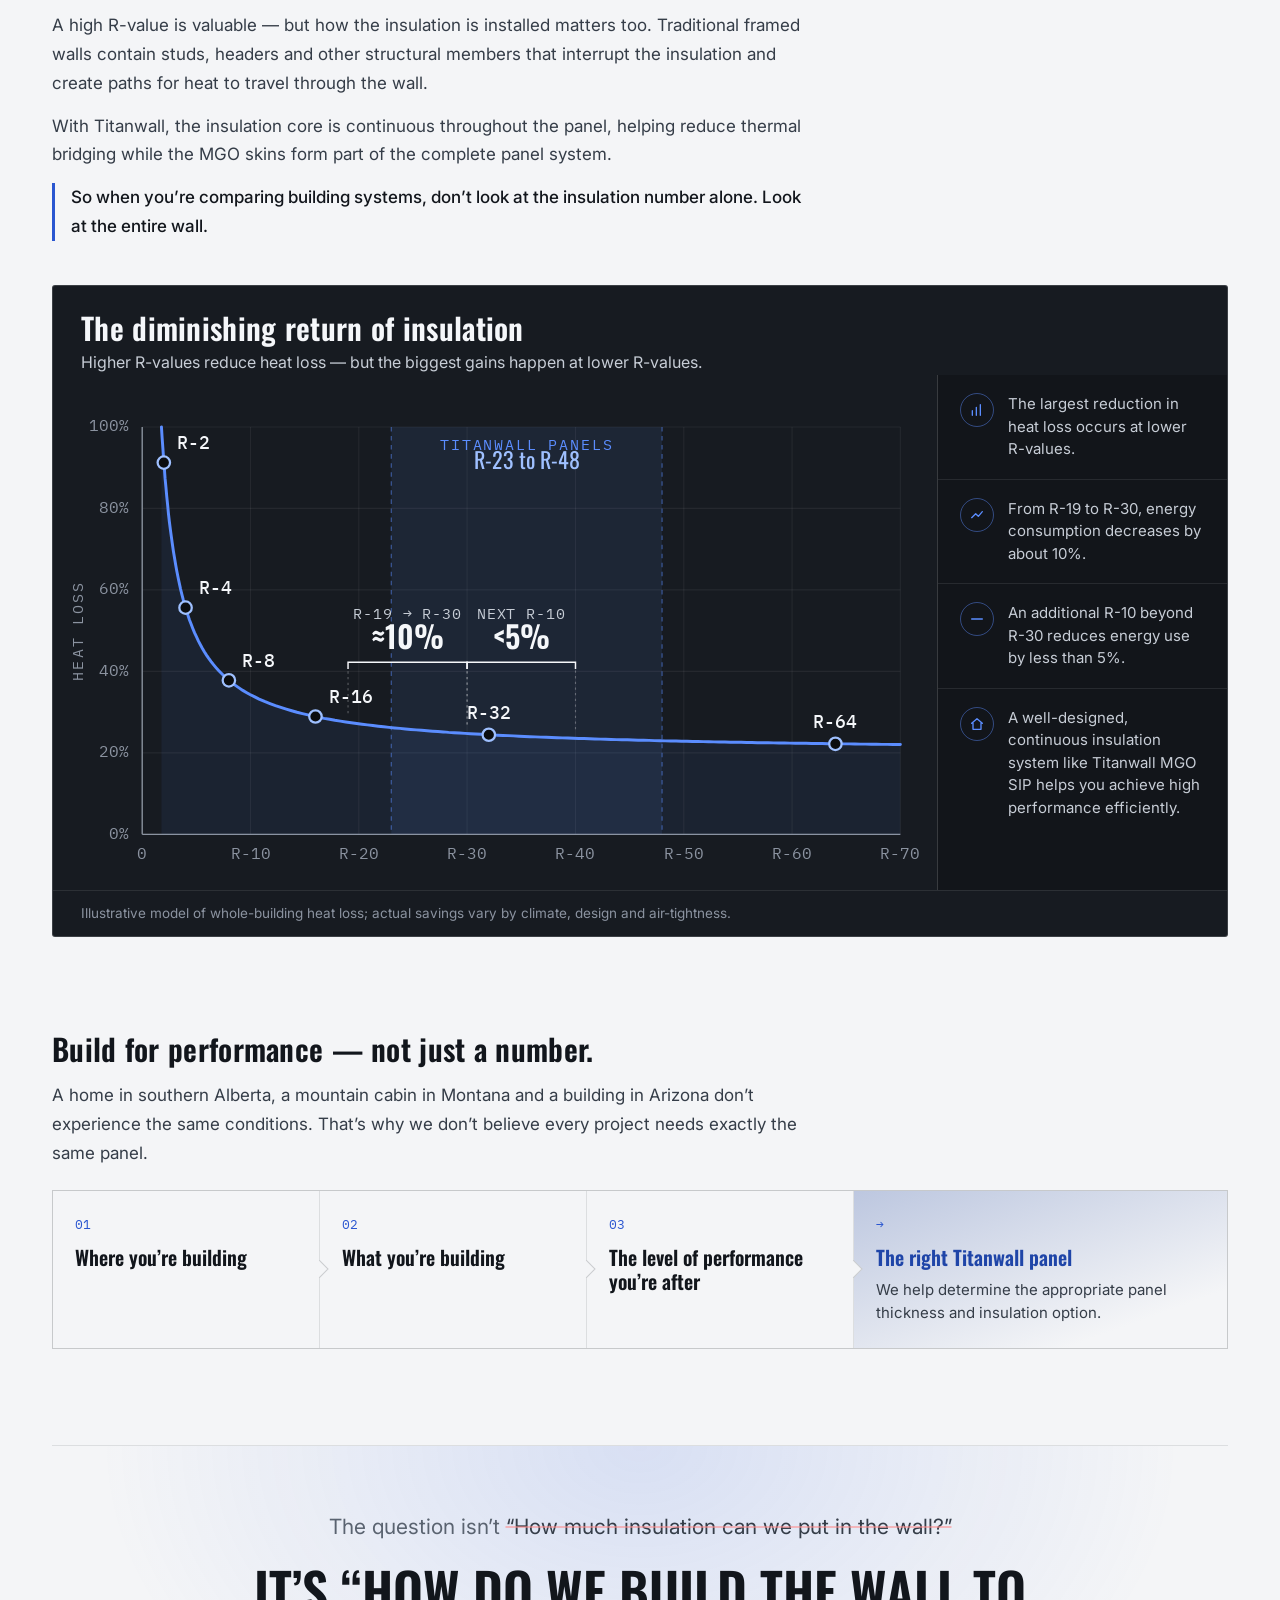
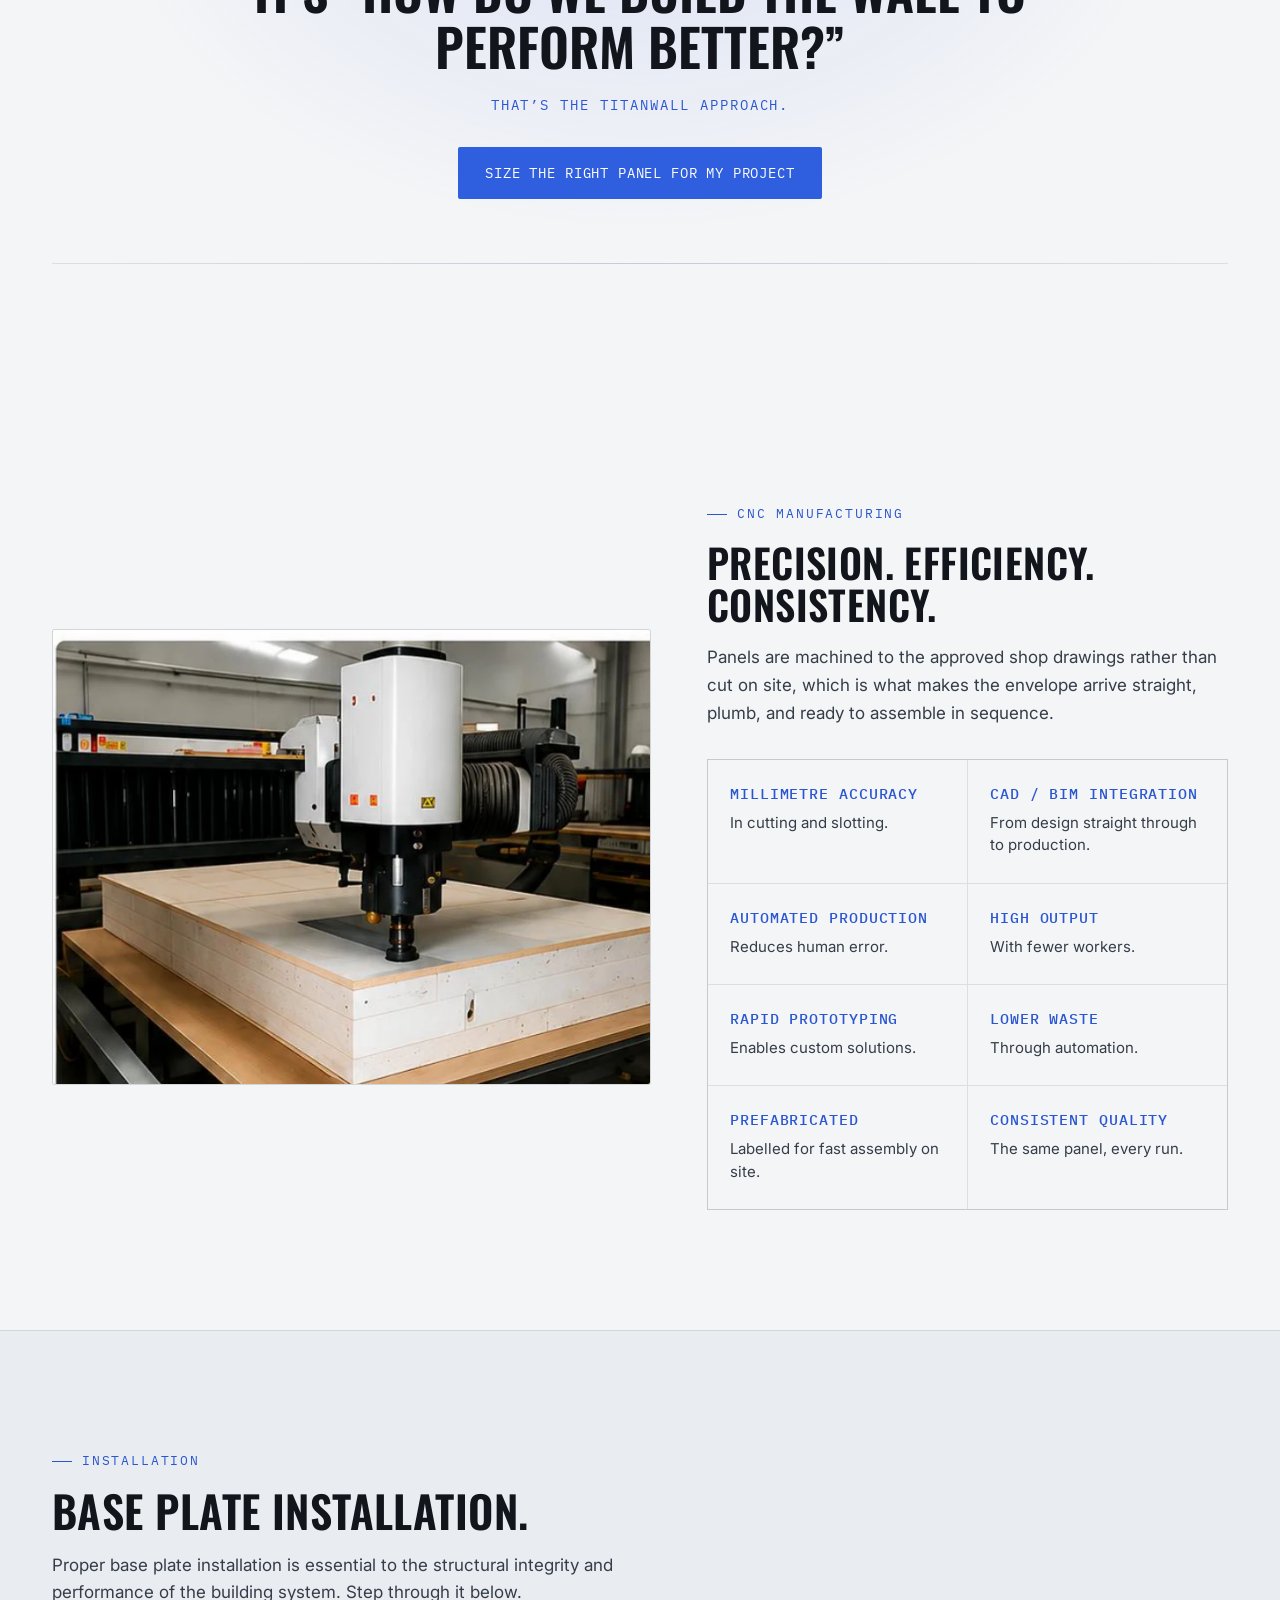
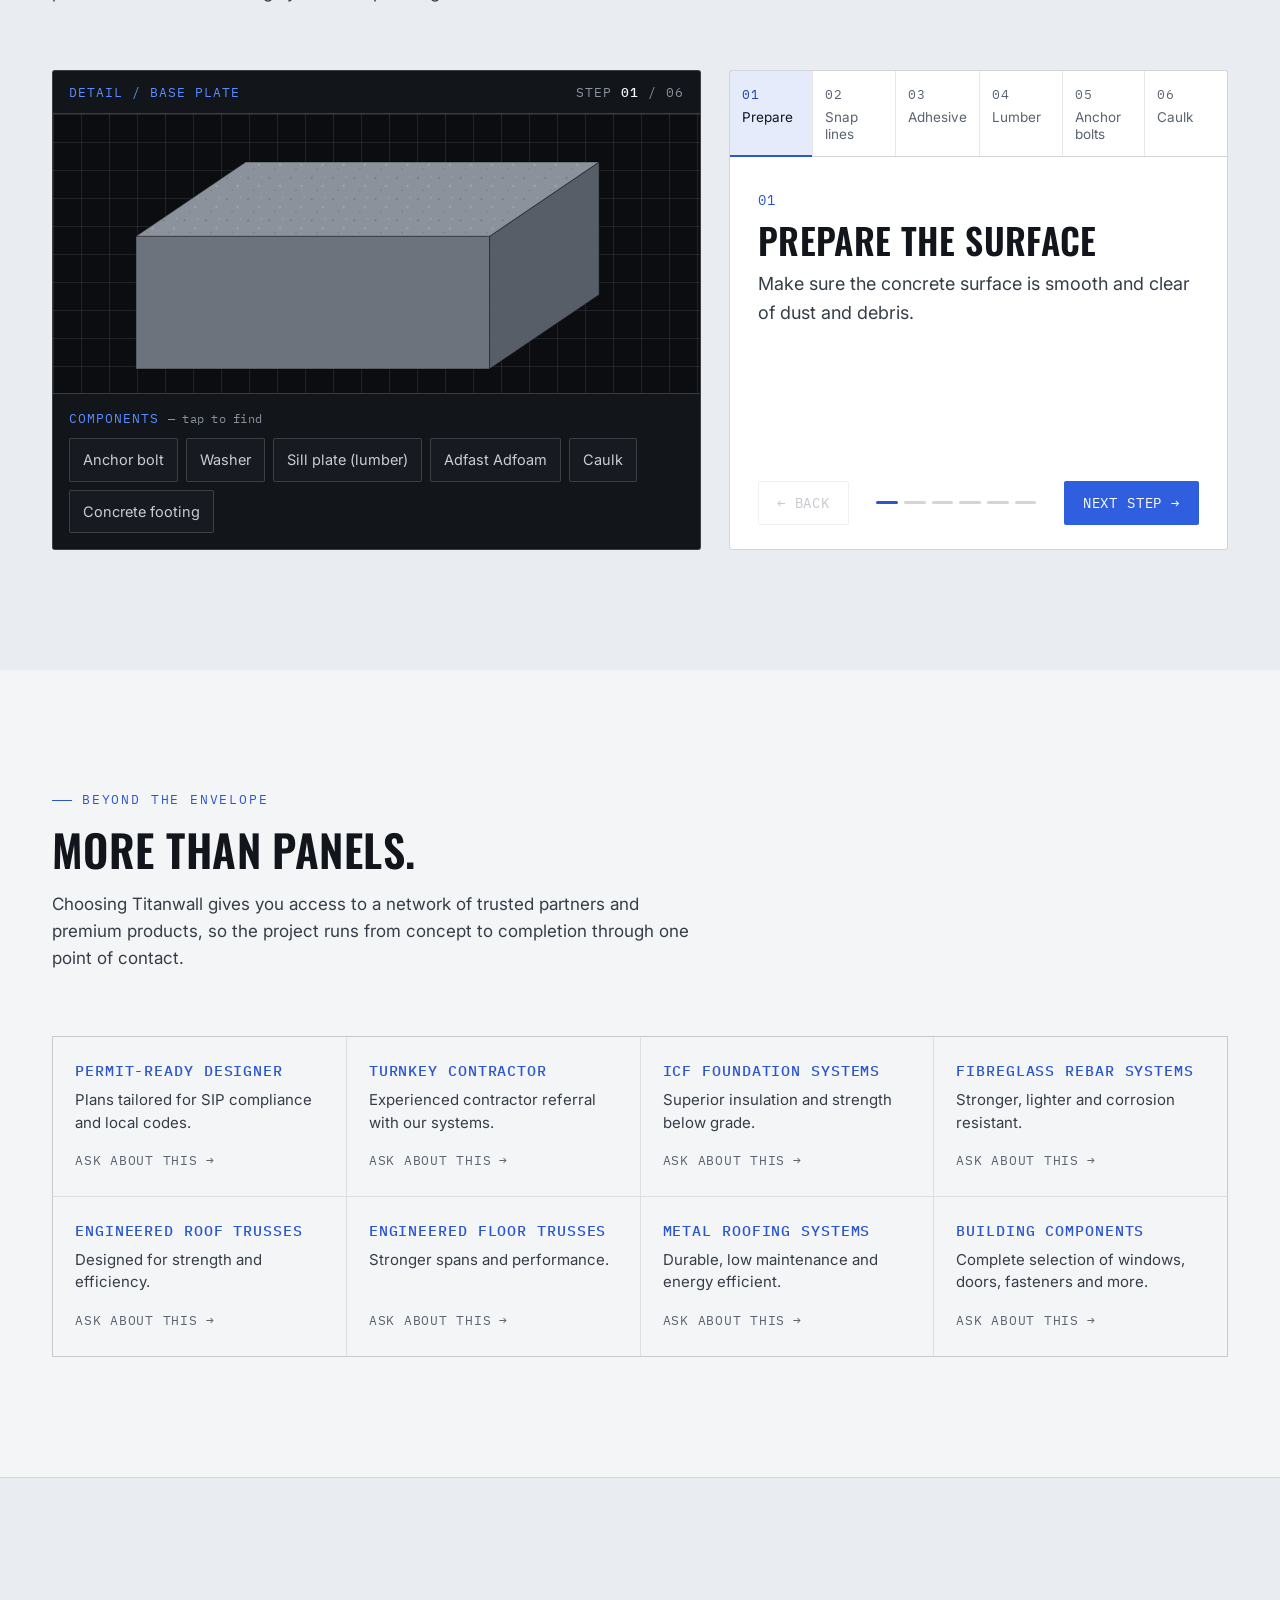
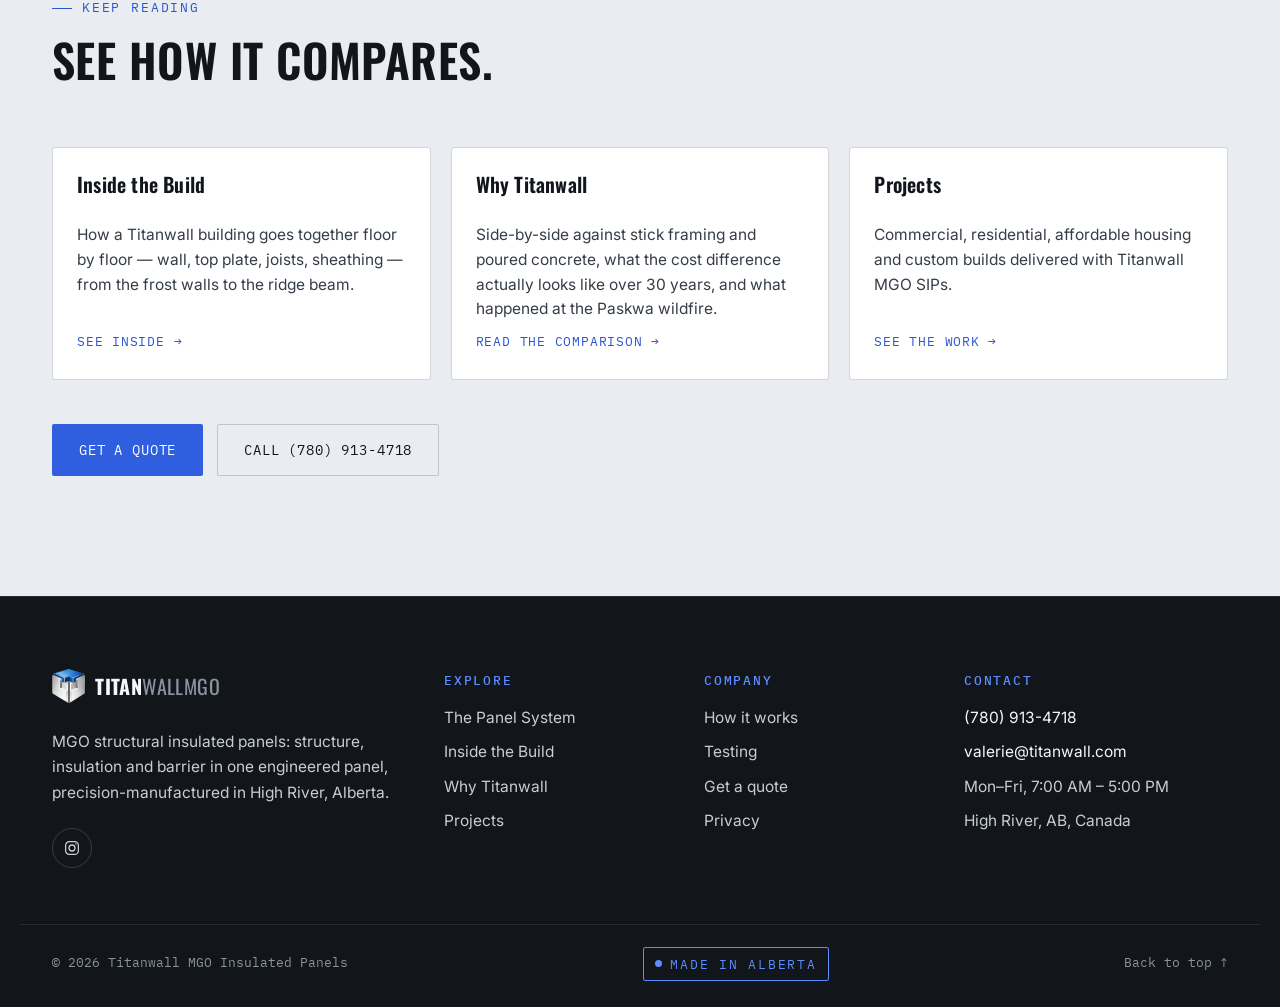
<file: panel-system.html>
<!DOCTYPE html>
<html lang="en">
<head>
<meta charset="UTF-8">
<meta name="viewport" content="width=device-width, initial-scale=1.0">
<meta name="color-scheme" content="dark">
<title>The Panel System — How a Titanwall MGO SIP Is Built</title>
<meta name="description" content="How a Titanwall MGO SIP is made: MGO skins bonded to a high-density EPS core under hydraulic press, pre-burned electrical chases, CNC machining, technical specifications, R-value options from R-23 to R-48 with EPS or GPS cores, and ASTM E84 Class A fire performance.">
<meta property="og:type" content="article">
<meta property="og:title" content="The Panel System — How a Titanwall MGO SIP Is Built">
<meta property="og:description" content="Construction, lamination, electrical chases, specifications, thermal and fire performance.">
<meta name="twitter:card" content="summary_large_image">
<link rel="icon" type="image/png" sizes="64x64" href="assets/favicon-64.png">
<!-- seo:start (maintained by tools/seo.js) -->
<link rel="canonical" href="https://mitchjpeers.github.io/titanwall-site/panel-system.html">
<meta property="og:site_name" content="Titanwall MGO">
<meta property="og:locale" content="en_CA">
<meta property="og:url" content="https://mitchjpeers.github.io/titanwall-site/panel-system.html">
<meta property="og:image" content="https://mitchjpeers.github.io/titanwall-site/assets/og-share.jpg">
<meta property="og:image:width" content="1200">
<meta property="og:image:height" content="630">
<meta property="og:image:alt" content="Titanwall MGO: structure, insulation, barrier, one panel">
<meta name="twitter:image" content="https://mitchjpeers.github.io/titanwall-site/assets/og-share.jpg">
<meta name="theme-color" content="#0b0d10">
<link rel="apple-touch-icon" href="assets/apple-touch-icon.png">
<!-- seo:end -->
<link rel="preconnect" href="https://fonts.googleapis.com">
<link rel="preconnect" href="https://fonts.gstatic.com" crossorigin>
<link href="https://fonts.googleapis.com/css2?family=Oswald:wght@400;500;600;700&family=Inter:wght@400;500;600;700&family=IBM+Plex+Mono:wght@400;500&display=swap" rel="stylesheet">
<link rel="stylesheet" href="css/site.css?v=701e4a64f8">
</head>
<body>

<a class="skip-link" href="#top">Skip to content</a>

<header>
  <nav>
    <a href="index.html" class="logo">
      <img class="cube" src="assets/logo-cube.png" alt="Titanwall MGO logo" width="34" height="34">
      <div><strong>TITAN</strong><span>WALLMGO</span></div>
    </a>
    <ul class="nav-links" id="navLinks">
      <li><a href="panel-system.html">Panel System</a></li>
      <li><a href="inside-the-building.html">Inside the Build</a></li>
      <li><a href="why-titanwall.html">Why Titanwall</a></li>
      <li><a href="index.html#process">Process</a></li>
      <li><a href="index.html#projects">Projects</a></li>
      <li><a href="index.html#contact">Contact</a></li>
      <li><a href="index.html#contact" class="nav-quote">Get a Quote</a></li>
    </ul>
    <div class="nav-cta">
      <a href="index.html#contact" class="btn btn-primary">Get a Quote</a>
      <button class="nav-toggle" id="navToggle" aria-label="Toggle menu" aria-expanded="false">
        <svg width="22" height="22" viewBox="0 0 24 24" fill="none" stroke="currentColor" stroke-width="2"><line x1="3" y1="6" x2="21" y2="6"/><line x1="3" y1="12" x2="21" y2="12"/><line x1="3" y1="18" x2="21" y2="18"/></svg>
      </button>
    </div>
  </nav>
</header>

<main id="top">

  <!-- HERO -->
  <section class="proj-hero">
    <div class="blueprint-grid" aria-hidden="true"></div>
    <div class="container">
      <a class="back-link" href="index.html">&#8592; Back to home</a>
      <div class="eyebrow">Titan Panel System</div>
      <h1>One panel.<br>One engineered<br>building envelope.</h1>
      <p class="proj-lede">Structure, insulation, air barrier and vapour barrier in a single engineered panel — MGO skins permanently bonded to a high-density EPS core under hydraulic press, then CNC-machined to your drawings.</p>
      <dl class="proj-meta">
        <div><dt>Construction</dt><dd><a href="#made" class="meta-link">MGO / EPS / MGO</a></dd></div>
        <div><dt>Fire rating</dt><dd><a href="#fire" class="meta-link">ASTM E84 Class A</a></dd></div>
        <div><dt>R-value options</dt><dd><a href="#r-value" class="meta-link">R-23 – R-48</a></dd></div>
      </dl>
    </div>
  </section>

  <!-- PAGE MENU -->
  <nav class="page-menu" aria-label="On this page">
    <div class="container">
      <ul>
        <li><a href="#made">Construction</a></li>
        <li><a href="#press">Lamination</a></li>
        <li><a href="#chases">Chases</a></li>
        <li><a href="#electrical">Electrical</a></li>
        <li><a href="#specs">Specs</a></li>
        <li><a href="#fire">Fire</a></li>
        <li><a href="#r-value">R-value</a></li>
        <li><a href="#cnc">CNC</a></li>
        <li><a href="#base-plate">Base plate</a></li>
        <li><a href="#beyond">Partners</a></li>
      </ul>
    </div>
  </nav>

  <!-- HOW IT IS MADE -->
  <section id="made" aria-labelledby="made-h">
    <div class="container">
      <div class="split wide-right">
        <div class="split-copy reveal">
          <div class="eyebrow">Panel Construction</div>
          <h2 id="made-h">Built from the inside out.</h2>
          <p>Every Titanwall MGO SIP is a five-layer assembly: two white MGO exterior skins, two layers of specialised structural glue, and a high-density EPS core between them. The result behaves as one solid structural unit, not as separate materials stacked together.</p>
          <ul class="fl-list" data-fl-list>
            <li><button type="button" data-layer="skin" aria-pressed="false"><i class="sw sw-skin" aria-hidden="true"></i><span><b>White MGO exterior skin</b>Non-combustible, moisture and mould resistant, structural surface.</span></button></li>
            <li><button type="button" data-layer="glue" aria-pressed="false"><i class="sw sw-glue" aria-hidden="true"></i><span><b>Specialised structural glue</b>Penetrates microscopic pores so the bond exceeds the materials themselves.</span></button></li>
            <li><button type="button" data-layer="core" aria-pressed="false"><i class="sw sw-core" aria-hidden="true"></i><span><b>High-density EPS core</b>Continuous insulation, superior thermal performance, lightweight.</span></button></li>
          </ul>
        </div>
        <figure class="fl-fig reveal" data-fl>
          <div class="fl-bar"><span class="dwg">DETAIL / PANEL LAYERS</span><button type="button" class="fl-toggle" data-fl-toggle aria-pressed="false">Exploded</button></div>
          <div class="fl-draw">
            <svg class="fl-svg" viewBox="0 0 640 620" role="img" aria-labelledby="fl-t">
            <title id="fl-t">Exploded Titanwall MGO SIP: white MGO exterior skin, strips of structural glue, high-density EPS core, strips of structural glue, white MGO exterior skin</title>
            <defs>
              <pattern id="fl-beads-t" width="10" height="10" patternUnits="userSpaceOnUse"><rect width="10" height="10" fill="#e9edf1"/><circle cx="3" cy="3" r="2.6" fill="#fbfcfd"/><circle cx="8" cy="7.5" r="2.4" fill="#f6f8fa"/></pattern>
              <pattern id="fl-beads-l" width="10" height="10" patternUnits="userSpaceOnUse"><rect width="10" height="10" fill="#d4d9df"/><circle cx="3" cy="3" r="2.6" fill="#eef1f4"/><circle cx="8" cy="7.5" r="2.4" fill="#e7ebef"/></pattern>
              <pattern id="fl-beads-r" width="10" height="10" patternUnits="userSpaceOnUse"><rect width="10" height="10" fill="#c4cad1"/><circle cx="3" cy="3" r="2.6" fill="#dfe4e9"/><circle cx="8" cy="7.5" r="2.4" fill="#d8dde3"/></pattern>
            </defs>
            <g class="fl-stack"><g class="fl-layer" data-layer="skin" style="--i:0;--p:0"><polygon points="74.9,474.3 381.3,593.0 381.3,573.9 74.9,455.2" fill="#c3c9d0"/><polygon points="565.1,521.8 381.3,593.0 381.3,573.9 565.1,502.7" fill="#aeb5bd"/><polygon points="258.7,384.0 565.1,502.7 381.3,573.9 74.9,455.2" fill="#eef1f4"/><polyline class="fl-edge" points="74.9,455.2 74.9,474.3 381.3,593.0 565.1,521.8 565.1,502.7 258.7,384.0 74.9,455.2 381.3,573.9 565.1,502.7"/><line class="fl-edge" x1="381.3" y1="593.0" x2="381.3" y2="573.9"/></g><g class="fl-layer" data-layer="glue" style="--i:1;--p:52"><polygon class="gl-f" points="240.3,336.1 546.7,454.8 546.7,457.8 240.3,339.1"/><polygon class="gl-s" points="546.7,454.8 557.7,450.5 557.7,453.5 546.7,457.8"/><polygon class="gl-t" points="240.3,336.1 546.7,454.8 557.7,450.5 251.3,331.8"/><polygon class="gl-f" points="205.4,349.6 511.8,468.3 511.8,471.3 205.4,352.6"/><polygon class="gl-s" points="511.8,468.3 524.7,463.4 524.7,466.4 511.8,471.3"/><polygon class="gl-t" points="205.4,349.6 511.8,468.3 524.7,463.4 218.3,344.7"/><polygon class="gl-f" points="166.8,364.6 473.2,483.3 473.2,486.3 166.8,367.6"/><polygon class="gl-s" points="473.2,483.3 486.1,478.3 486.1,481.3 473.2,486.3"/><polygon class="gl-t" points="166.8,364.6 473.2,483.3 486.1,478.3 179.7,359.6"/><polygon class="gl-f" points="128.2,379.6 434.6,498.3 434.6,501.3 128.2,382.6"/><polygon class="gl-s" points="434.6,498.3 447.5,493.3 447.5,496.3 434.6,501.3"/><polygon class="gl-t" points="128.2,379.6 434.6,498.3 447.5,493.3 141.1,374.6"/><polygon class="gl-f" points="89.6,394.5 396.0,513.2 396.0,516.2 89.6,397.5"/><polygon class="gl-s" points="396.0,513.2 408.9,508.2 408.9,511.2 396.0,516.2"/><polygon class="gl-t" points="89.6,394.5 396.0,513.2 408.9,508.2 102.5,389.5"/></g><g class="fl-layer" data-layer="core" style="--i:2;--p:108"><polygon points="74.9,344.2 381.3,462.9 381.3,383.0 74.9,264.4" fill="url(#fl-beads-l)"/><polygon points="565.1,391.6 381.3,462.9 381.3,383.0 565.1,311.8" fill="url(#fl-beads-r)"/><polygon points="258.7,193.1 565.1,311.8 381.3,383.0 74.9,264.4" fill="url(#fl-beads-t)"/><polyline class="fl-edge" points="74.9,264.4 74.9,344.2 381.3,462.9 565.1,391.6 565.1,311.8 258.7,193.1 74.9,264.4 381.3,383.0 565.1,311.8"/><line class="fl-edge" x1="381.3" y1="462.9" x2="381.3" y2="383.0"/></g><g class="fl-layer" data-layer="glue" style="--i:3;--p:160"><polygon class="gl-f" points="240.3,145.3 546.7,264.0 546.7,267.0 240.3,148.3"/><polygon class="gl-s" points="546.7,264.0 557.7,259.7 557.7,262.7 546.7,267.0"/><polygon class="gl-t" points="240.3,145.3 546.7,264.0 557.7,259.7 251.3,141.0"/><polygon class="gl-f" points="205.4,158.8 511.8,277.5 511.8,280.5 205.4,161.8"/><polygon class="gl-s" points="511.8,277.5 524.7,272.6 524.7,275.6 511.8,280.5"/><polygon class="gl-t" points="205.4,158.8 511.8,277.5 524.7,272.6 218.3,153.9"/><polygon class="gl-f" points="166.8,173.8 473.2,292.5 473.2,295.5 166.8,176.8"/><polygon class="gl-s" points="473.2,292.5 486.1,287.5 486.1,290.5 473.2,295.5"/><polygon class="gl-t" points="166.8,173.8 473.2,292.5 486.1,287.5 179.7,168.8"/><polygon class="gl-f" points="128.2,188.8 434.6,307.5 434.6,310.5 128.2,191.8"/><polygon class="gl-s" points="434.6,307.5 447.5,302.5 447.5,305.5 434.6,310.5"/><polygon class="gl-t" points="128.2,188.8 434.6,307.5 447.5,302.5 141.1,183.8"/><polygon class="gl-f" points="89.6,203.7 396.0,322.4 396.0,325.4 89.6,206.7"/><polygon class="gl-s" points="396.0,322.4 408.9,317.4 408.9,320.4 396.0,325.4"/><polygon class="gl-t" points="89.6,203.7 396.0,322.4 408.9,317.4 102.5,198.7"/></g><g class="fl-layer" data-layer="skin" style="--i:4;--p:216"><polygon points="74.9,153.3 381.3,272.0 381.3,252.9 74.9,134.2" fill="#c9cfd6"/><polygon points="565.1,200.8 381.3,272.0 381.3,252.9 565.1,181.7" fill="#b4bbc3"/><polygon points="258.7,63.0 565.1,181.7 381.3,252.9 74.9,134.2" fill="#f5f7f9"/><polyline class="fl-edge" points="74.9,134.2 74.9,153.3 381.3,272.0 565.1,200.8 565.1,181.7 258.7,63.0 74.9,134.2 381.3,252.9 565.1,181.7"/><line class="fl-edge" x1="381.3" y1="272.0" x2="381.3" y2="252.9"/></g></g>
            <g class="fl-press" aria-hidden="true">
              <path class="fl-arrow" d="M320,96 v40 M308,124 l12,14 12,-14"/>
              <path class="fl-arrow" d="M320,560 v-40 M308,532 l12,-14 12,14"/>
              <text class="fl-unit" x="320" y="600" text-anchor="middle">ONE SOLID STRUCTURAL UNIT</text>
            </g>
          </svg>
          </div>
          <figcaption class="fl-tip">Tap a layer to lift it out.</figcaption>
        </figure>
      </div>
    </div>
  </section>

  <!-- THE PRESS -->
  <section class="precision" id="press" aria-labelledby="press-h">
    <div class="container">
      <div class="split wide-left">
        <figure class="figure reveal">
          <img src="assets/br-press.webp" alt="Titanwall MGO SIP panels stacked in a large hydraulic press during the bonding process" loading="lazy">
        </figure>
        <div class="split-copy reveal">
          <div class="eyebrow">Lamination</div>
          <h2 id="press-h">Why the bond will not fail.</h2>
          <p>The panels are not simply glued. Structural glue is applied evenly to the MGO skins and EPS core, the layers are assembled and placed in a hydraulic press, and extreme uniform pressure is applied across the whole panel until cured — forcing the adhesive deep into both surfaces.</p>
          <div class="steps">
            <div class="step-row"><span class="n">01</span><div><h3>Adhesive applied</h3><p>Specialised structural glue is applied evenly to the MGO skins and the EPS core.</p></div></div>
            <div class="step-row"><span class="n">02</span><div><h3>Assembled and pressed</h3><p>The layers are stacked and placed into a hydraulic press.</p></div></div>
            <div class="step-row"><span class="n">03</span><div><h3>Cured under pressure</h3><p>Extreme, uniform pressure is applied across the entire panel until the bond has cured.</p></div></div>
          </div>
          <p class="rbar-note">The result is a mechanical and chemical bond far stronger than field-applied adhesives — engineered for load-bearing applications, dimensionally stable, and with no swelling or shrinking the way OSB behaves.</p>
        </div>
      </div>
    </div>
  </section>

  <!-- ELECTRICAL CHASES -->
  <section id="chases" aria-labelledby="chases-h">
    <div class="container">
      <div class="split wide-right">
        <div class="split-copy reveal">
          <div class="eyebrow">Electrical Chases</div>
          <h2 id="chases-h">Wiring runs built into every panel.</h2>
          <p>Every panel is manufactured with pre-burned circular electrical chases running vertically through the EPS core. Electricians pull wire through the channel without drilling framing members or modifying the structure — so the structural integrity of the panel is never compromised on site.</p>
          <div class="steps" data-pins-steps>
            <button type="button" class="step-row step-btn" data-pin="1" aria-pressed="false"><span class="n">01</span><span class="step-txt"><span class="step-h">Chase locations marked</span><span class="step-p">Every panel is marked at the top and bottom, so chase locations are easy to find after installation.</span></span></button>
            <button type="button" class="step-row step-btn" data-pin="2" aria-pressed="false"><span class="n">02</span><span class="step-txt"><span class="step-h">Standard spacing</span><span class="step-p">8&Prime; from each panel edge, 16&Prime; between chase locations, consistent across every panel.</span></span></button>
            <button type="button" class="step-row step-btn" data-pin="3" aria-pressed="false"><span class="n">03</span><span class="step-txt"><span class="step-h">Easy rough-in</span><span class="step-p">Openings are cut with standard skill saws or oscillating multi-tools once panels are installed, and wiring routes through the existing chase system.</span></span></button>
          </div>
        </div>
        <figure class="figure reveal">
          <div class="ch-fig" data-pins><div class="ch-bar"><span class="dwg">DETAIL / ELECTRICAL CHASES</span><span>4 FT PANEL</span></div><div class="ch-draw"><svg class="ch-svg" viewBox="0 0 600 640" role="img" aria-labelledby="ch-t ch-d">
<title id="ch-t">Standard electrical chase layout in a Titanwall MGO SIP</title>
<desc id="ch-d">Plan and cutaway elevation of a 4 ft Titanwall MGO SIP panel. Three pre-burned electrical chases run vertically through the EPS core, 8 inches from each panel edge and 16 inches on centre, marked at the top and bottom of the panel. A cable runs down the middle chase to an outlet box set into the panel.</desc>
<defs>
  <pattern id="ch-beads" width="9" height="9" patternUnits="userSpaceOnUse"><rect width="9" height="9" fill="#dfe4ea"/><circle cx="2.5" cy="2.5" r="2.2" fill="#f7f9fb"/><circle cx="7" cy="6.5" r="2.2" fill="#f2f5f8"/></pattern>
  <pattern id="ch-mgo" width="7" height="7" patternUnits="userSpaceOnUse"><rect width="7" height="7" fill="#e6e3dc"/><circle cx="1.5" cy="2" r=".55" fill="#cfcac0"/><circle cx="5" cy="5.4" r=".45" fill="#d6d1c7"/><circle cx="5.6" cy="1.2" r=".35" fill="#f2f0eb"/></pattern>
  <linearGradient id="ch-tube" x1="0" x2="1"><stop offset="0" stop-color="#9aa3ad"/><stop offset=".22" stop-color="#5d6570"/><stop offset=".5" stop-color="#2b3038"/><stop offset=".78" stop-color="#5d6570"/><stop offset="1" stop-color="#b9c0c8"/></linearGradient>
  <linearGradient id="ch-shade" x1="0" y1="0" x2="0" y2="1"><stop offset="0" stop-color="#000" stop-opacity=".28"/><stop offset=".18" stop-color="#000" stop-opacity="0"/></linearGradient>
  <linearGradient id="ch-faceg" x1="0" y1="0" x2="1" y2="1"><stop offset="0" stop-color="#fff" stop-opacity=".10"/><stop offset="1" stop-color="#000" stop-opacity=".10"/></linearGradient>
</defs>
<text class="ch-view" x="20" y="22">PLAN — TOP OF PANEL</text>
<g class="ch-plan">
<rect class="ch-skin" x="20.0" y="104" width="432" height="5"/>
<rect class="ch-core" x="20.0" y="109" width="432" height="48"/>
<rect class="ch-skin" x="20.0" y="157" width="432" height="5"/>
<rect class="ch-ol" x="20.0" y="104" width="432" height="58"/>
<circle class="ch-hole" style="--k:0" cx="92.0" cy="133.0" r="9"/>
<circle class="ch-hole" style="--k:1" cx="236.0" cy="133.0" r="9"/>
<circle class="ch-hole" style="--k:2" cx="380.0" cy="133.0" r="9"/>
</g>
<g class="ch-lbl" style="--k:0"><path class="ch-lead" d="M458.0,106 h22"/><text class="ch-t" x="484.0" y="110">MGO skin</text></g>
<g class="ch-lbl" style="--k:1"><path class="ch-lead" d="M458.0,133.0 h22"/><text class="ch-t" x="484.0" y="137.0">EPS core</text></g>
<g class="ch-dims" data-spot="2">
<rect class="ch-hl" x="10.0" y="52" width="452" height="40" rx="3"/>
<path class="ch-dim" d="M20.0,58 v28"/>
<path class="ch-dim" d="M92.0,58 v28"/>
<path class="ch-dim" d="M236.0,58 v28"/>
<path class="ch-dim" d="M380.0,58 v28"/>
<path class="ch-dim" d="M452.0,58 v28"/>
<path class="ch-dim ch-dimline" pathLength="1" d="M20.0,72 H452.0"/>
<text class="ch-dt" x="56.0" y="67" text-anchor="middle">8″</text>
<text class="ch-dt" x="164.0" y="67" text-anchor="middle">16″</text>
<text class="ch-dt" x="308.0" y="67" text-anchor="middle">16″</text>
<text class="ch-dt" x="416.0" y="67" text-anchor="middle">8″</text>
</g>
<text class="ch-view" x="20" y="214">CUTAWAY ELEVATION — NOT TO SCALE</text>
<g class="ch-panel">
<polygon class="ch-edge-core" points="452.0,250.0 474.0,238.0 474.0,578.0 452.0,590.0"/>
<polygon class="ch-edge-skin" points="452.0,250.0 455.5,248.0 455.5,588.0 452.0,590.0"/>
<polygon class="ch-edge-skin" points="470.5,240.0 474.0,238.0 474.0,578.0 470.5,580.0"/>
<polygon class="ch-top-core" points="20.0,250.0 452.0,250.0 474.0,238.0 42.0,238.0"/>
<polygon class="ch-edge-skin" points="20.0,250.0 452.0,250.0 455.5,248.0 23.5,248.0"/>
<polygon class="ch-edge-skin" points="38.5,240.0 470.5,240.0 474.0,238.0 42.0,238.0"/>
<ellipse class="ch-top-hole" cx="103.0" cy="244.0" rx="6.5" ry="3.2"/>
<ellipse class="ch-top-hole" cx="247.0" cy="244.0" rx="6.5" ry="3.2"/>
<ellipse class="ch-top-hole" cx="391.0" cy="244.0" rx="6.5" ry="3.2"/>
<rect class="ch-mgo" x="20.0" y="250" width="432.0" height="340"/>
<rect x="20.0" y="250" width="432.0" height="340" fill="url(#ch-faceg)"/>
<path class="ch-hidden" d="M92.0,264 V298 M92.0,474 V576"/>
<path class="ch-hidden" d="M236.0,264 V298 M236.0,474 V576"/>
<path class="ch-hidden" d="M380.0,264 V298 M380.0,474 V576"/>
<rect class="ch-cut" x="34.0" y="304" width="404.0" height="164"/>
<rect x="34.0" y="304" width="404.0" height="164" fill="url(#ch-shade)"/>
<g class="ch-chan" style="--k:0"><rect x="85.0" y="304" width="14" height="164" fill="url(#ch-tube)"/><path class="ch-chan-edge" d="M85.0,304 V468 M99.0,304 V468"/></g>
<g class="ch-chan" style="--k:1"><rect x="229.0" y="304" width="14" height="164" fill="url(#ch-tube)"/><path class="ch-chan-edge" d="M229.0,304 V468 M243.0,304 V468"/></g>
<g class="ch-chan" style="--k:2"><rect x="373.0" y="304" width="14" height="164" fill="url(#ch-tube)"/><path class="ch-chan-edge" d="M373.0,304 V468 M387.0,304 V468"/></g>
<path class="ch-cut-hi" d="M34.0,468 V304 H438.0"/>
<path class="ch-cut-lo" d="M438.0,304 V468 H34.0"/>
</g>
<path class="ch-cable" pathLength="1" d="M236.0,302 V456"/>
<g class="ch-box" data-spot="3">
<rect class="ch-hl" x="206.0" y="446" width="60" height="100" rx="4"/>
<g class="ch-outlet">
<rect class="ch-ebox" x="220.0" y="454" width="32" height="14"/>
<rect class="ch-plate" x="218.0" y="478" width="36" height="58" rx="3"/>
<rect class="ch-recep" x="225.0" y="485" width="22" height="18" rx="6"/>
<rect class="ch-slot" x="230.0" y="489" width="2.2" height="6.5"/><rect class="ch-slot" x="240.0" y="489" width="2.2" height="7.5"/>
<path class="ch-slot" d="M234.0,500 a2.2,2.2 0 0 1 4.4,0 z"/>
<rect class="ch-recep" x="225.0" y="509" width="22" height="18" rx="6"/>
<rect class="ch-slot" x="230.0" y="513" width="2.2" height="6.5"/><rect class="ch-slot" x="240.0" y="513" width="2.2" height="7.5"/>
<path class="ch-slot" d="M234.0,524 a2.2,2.2 0 0 1 4.4,0 z"/>
<circle class="ch-screw" cx="236.0" cy="507" r="1.6"/>
</g></g>
<g class="ch-marks" data-spot="1">
<rect class="ch-hl" x="78.0" y="251" width="28" height="20" rx="3"/><rect class="ch-hl" x="78.0" y="569" width="28" height="20" rx="3"/>
<path class="ch-mark" d="M85.0,255 h14 l-7,9 z"/><path class="ch-mark" d="M85.0,585 h14 l-7,-9 z"/>
<rect class="ch-hl" x="222.0" y="251" width="28" height="20" rx="3"/><rect class="ch-hl" x="222.0" y="569" width="28" height="20" rx="3"/>
<path class="ch-mark" d="M229.0,255 h14 l-7,9 z"/><path class="ch-mark" d="M229.0,585 h14 l-7,-9 z"/>
<rect class="ch-hl" x="366.0" y="251" width="28" height="20" rx="3"/><rect class="ch-hl" x="366.0" y="569" width="28" height="20" rx="3"/>
<path class="ch-mark" d="M373.0,255 h14 l-7,9 z"/><path class="ch-mark" d="M373.0,585 h14 l-7,-9 z"/>
</g>
<g class="ch-lbl" style="--k:2"><path class="ch-lead" d="M412.0,290 H484.0"/><text class="ch-t" x="488.0" y="286">MGO board</text><text class="ch-t ch-t2" x="488.0" y="306">both faces</text></g>
<g class="ch-lbl" style="--k:3"><path class="ch-lead" d="M387.0,360 H484.0"/><text class="ch-t" x="488.0" y="344">Pre-burned</text><text class="ch-t" x="488.0" y="364">electrical</text><text class="ch-t" x="488.0" y="384">chases</text></g>
<g class="ch-lbl" style="--k:4"><path class="ch-lead" d="M254.0,506 H484.0"/><text class="ch-t" x="488.0" y="496">Outlet box</text><text class="ch-t" x="488.0" y="516">set into</text><text class="ch-t" x="488.0" y="536">the panel</text></g>
<g class="ch-lbl" style="--k:5"><path class="ch-lead" d="M389.0,578 H484.0"/><text class="ch-t" x="488.0" y="574">Marked top</text><text class="ch-t" x="488.0" y="594">and bottom</text></g>
<text class="ch-cap" x="236.0" y="630" text-anchor="middle">STANDARD CHASE LAYOUT ON EVERY PANEL</text>
</svg></div></div>
        </figure>
      </div>
    </div>
  </section>

  <!-- ELECTRICAL INSTALLATION -->
  <section class="sips" id="electrical" aria-labelledby="elec-h">
    <div class="container">

      <div class="section-head reveal">
        <div class="eyebrow">Electrical Installation</div>
        <h2 id="elec-h">Electrical without all the extra layers.</h2>
      </div>

      <div class="split wide-left elec-split">
        <div class="split-copy reveal">
          <p>In conventional construction, electrical wiring is run through the stud cavities &mdash; and the interior then typically needs a separate poly vapour barrier before drywall.</p>
          <p>With the Titanwall MGO SIP system, no separate polyethylene vapour barrier is required as part of the wall assembly. So installing outlets and switches doesn&rsquo;t mean working around, cutting or repairing a layer of interior poly.</p>
          <p>Wiring is routed through the pre-planned electrical chases in the EPS or GPS insulation core, electrical boxes are installed directly into the panel, and the interior is then finished to the project specifications.</p>
        </div>

        <div class="reveal">
          <ul class="no-list">
            <li><span class="x" aria-hidden="true"></span>No separate poly vapour barrier.</li>
            <li><span class="x" aria-hidden="true"></span>No stapling wire to every stud.</li>
            <li><span class="x" aria-hidden="true"></span>No conventional insulated stud cavities.</li>
            <li class="yes"><span class="x" aria-hidden="true"></span>Fewer layers. A simpler wall assembly.</li>
          </ul>
        </div>
      </div>

      <div class="table-wrap reveal" style="margin-top:48px;">
        <table class="spec">
          <caption>Electrical rough-in, conventional wall vs Titanwall</caption>
          <thead>
            <tr><th scope="col"></th><th scope="col">Conventional stud wall</th><th scope="col" class="col-own">Titanwall MGO SIP wall</th></tr>
          </thead>
          <tbody>
            <tr><th scope="row">Wiring route</th><td>Through the stud cavities</td><td class="col-own">Pre-planned chases in the EPS or GPS core</td></tr>
            <tr><th scope="row">Securing wire</th><td>Stapled to every stud</td><td class="col-own">No stapling to studs</td></tr>
            <tr><th scope="row">Insulation</th><td>Insulated stud cavities</td><td class="col-own">Continuous core, already in the panel</td></tr>
            <tr><th scope="row">Vapour barrier</th><td>Separate poly &mdash; worked around, cut and repaired at outlets and switches</td><td class="col-own">No separate poly required</td></tr>
          </tbody>
        </table>
      </div>

      <!-- behind the outlet -->
      <div class="outlet reveal">
        <figure class="outlet-fig">
          <img src="assets/outlet-cutaway.webp" alt="Cutaway behind an electrical outlet in a Titanwall MGO SIP panel: MGO sheathing skin, EPS insulation core on the left and GPS insulation core on the right, and the cable running through the chase into an electrical box set directly into the panel" width="380" height="580" loading="lazy">
          <span class="ol-pin" style="left:5.5%;top:30%" aria-hidden="true">1</span>
          <span class="ol-pin" style="left:18%;top:74%" aria-hidden="true">2</span>
          <span class="ol-pin" style="left:81%;top:74%" aria-hidden="true">3</span>
          <span class="ol-pin" style="left:52%;top:12%" aria-hidden="true">4</span>
          <span class="ol-pin" style="left:72%;top:33%" aria-hidden="true">5</span>
        </figure>
        <div class="outlet-copy">
          <div class="eyebrow">Behind the Wall</div>
          <h3>What&rsquo;s behind your outlet?</h3>
          <p>It may look like an ordinary electrical outlet when the building is finished &mdash; but what&rsquo;s behind it is very different.</p>
          <ol class="outlet-keys">
            <li><i>1</i>MGO sheathing</li>
            <li><i>2</i><i class="i3">3</i>Continuous EPS or GPS insulation</li>
            <li><i>4</i>Integrated electrical chases</li>
            <li><i>5</i>Boxes installed directly into the panel</li>
          </ol>
          <p class="outlet-note">Shown with both core options side by side for comparison &mdash; each panel is made with one.</p>
          <p class="outlet-sign">That&rsquo;s the Titanwall difference: simplifying what&rsquo;s inside the wall while improving what the wall is designed to do.</p>
        </div>
      </div>

    </div>
  </section>

  <!-- SPECIFICATIONS -->
  <section class="sips" id="specs" aria-labelledby="spec-h">
    <div class="container">
      <div class="section-head reveal">
        <div class="eyebrow">Technical Specifications</div>
        <h2 id="spec-h">Specs and options.</h2>
      </div>

      <div class="spec-cols">
        <div class="table-wrap reveal">
          <table class="spec">
            <caption>Panel specifications</caption>
            <tbody>
              <tr><th scope="row">Panel construction</th><td class="col-own">MGO / EPS / MGO</td></tr>
              <tr><th scope="row">Exterior face (both sides)</th><td>White MGO sheathing</td></tr>
              <tr><th scope="row">Core</th><td>High-density EPS</td></tr>
              <tr><th scope="row">Panel thickness (standard)</th><td>4.5&Prime; / 6.5&Prime; / 8.5&Prime; / 10.25&Prime;</td></tr>
              <tr><th scope="row">Standard panel sizes</th><td>4&prime;&times;8&prime; / 4&prime;&times;9&prime; / 4&prime;&times;10&prime; / 4&prime;&times;12&prime; / 4&prime;&times;16&prime;</td></tr>
              <tr><th scope="row">Panel weight (approx.)</th><td>1.5 – 2.5 psf, varies by thickness</td></tr>
              <tr><th scope="row">Acoustic performance</th><td>Base STC ~24 (unofficial)</td></tr>
              <tr><th scope="row">Fire rating capability</th><td>1 – 4 hour assemblies possible</td></tr>
            </tbody>
          </table>
        </div>

        <div>
          <h3 style="font-size:20px;text-transform:none;margin-bottom:6px;">Thermal performance</h3>
          <p style="color:var(--steel);font-size:15px;">R-value, 6.5&Prime; panel</p>
          <div class="rbars reveal">
            <div class="rbar-row own">
              <div class="rbar-head">
                <span class="rbar-name">Titanwall MGO SIP &mdash; GPS core</span>
                <span class="rbar-val">R-29</span>
              </div>
              <div class="rbar-track"><div class="rbar-fill" data-bar="100"></div></div>
            </div>
            <div class="rbar-row own">
              <div class="rbar-head">
                <span class="rbar-name">Titanwall MGO SIP &mdash; EPS core</span>
                <span class="rbar-val">R-23</span>
              </div>
              <div class="rbar-track"><div class="rbar-fill" data-bar="79"></div></div>
            </div>
            <div class="rbar-row">
              <div class="rbar-head">
                <span class="rbar-name">Typical 2&times;6 wall</span>
                <span class="rbar-val">R17.8</span>
              </div>
              <div class="rbar-track"><div class="rbar-fill" data-bar="61"></div></div>
            </div>
          </div>
          <p class="rbar-note">The SIP carries continuous insulation with reduced thermal bridging, so the full envelope acts as a thermal blanket. A stud wall interrupts its insulation at every framing member. <a href="#r-value" class="inline-link">Compare every thickness and core &darr;</a></p>
        </div>
      </div>

      <!-- THICKNESS / R-VALUE / LOADS (moved from homepage) -->
      <div class="section-head reveal" style="margin-top:80px;">
        <div class="eyebrow">Options</div>
        <h2>Thickness, R-value, and load ratings.</h2>
      </div>

      <div class="spec-makeup reveal">
        <b>Panel make-up:</b> MGO sheathing, 3&times; fibreglass mesh, rigid EPS continuous insulation, dimensional-lumber framing, connections 4&nbsp;ft O.C.
      </div>

      <div class="spec-cols">
        <div class="tp reveal" data-tp>
          <div class="tp-controls">
            <div class="tp-group">
              <span class="ctl-label" id="tp-t-lbl">Thickness</span>
              <div class="seg" role="radiogroup" aria-labelledby="tp-t-lbl">
                <button type="button" role="radio" aria-checked="false" data-t="4.5">4.5&Prime;</button>
                <button type="button" role="radio" aria-checked="true" data-t="6.5">6.5&Prime;</button>
                <button type="button" role="radio" aria-checked="false" data-t="8.5">8.5&Prime;</button>
                <button type="button" role="radio" aria-checked="false" data-t="10.25">10.25&Prime;</button>
              </div>
            </div>
            <div class="tp-group">
              <span class="ctl-label" id="tp-c-lbl">Core</span>
              <div class="seg" role="radiogroup" aria-labelledby="tp-c-lbl">
                <button type="button" role="radio" aria-checked="true" data-c="eps">EPS</button>
                <button type="button" role="radio" aria-checked="false" data-c="gps">GPS</button>
              </div>
            </div>
          </div>
          <div class="tp-result" aria-live="polite">
            <div class="tp-num"><span class="tp-rv" data-tp-rv>R-23</span><span class="tp-sub" data-tp-sub>6.5&Prime; panel &middot; EPS core</span></div>
            <div class="tp-bar" aria-hidden="true"><i data-tp-bar style="width:48%"></i></div>
            <p class="tp-uses"><b>Common uses</b> <span data-tp-uses>Cladding, exterior walls, basement floors</span></p>
          </div>
        </div>
        <div class="table-wrap reveal">
          <table class="spec tp-table">
            <caption>Thickness / R-value</caption>
            <thead>
              <tr><th scope="col">Thickness</th><th scope="col" class="col-own">EPS core</th><th scope="col" class="col-own">GPS core</th><th scope="col">Common uses</th></tr>
            </thead>
            <tbody>
              <tr><th scope="row">4.5 in</th><td class="col-own">R-16</td><td class="col-own">&mdash;</td><td>Cladding, fences, and interior walls</td></tr>
              <tr><th scope="row">6.5 in</th><td class="col-own">R-23</td><td class="col-own">R-29</td><td>Cladding, exterior walls, basement floors</td></tr>
              <tr><th scope="row">8.5 in</th><td class="col-own">R-29</td><td class="col-own">R-38</td><td>Basement walls, larger shop walls, roofs</td></tr>
              <tr><th scope="row">10.25 in</th><td class="col-own">R-37</td><td class="col-own">R-48</td><td>Roofs</td></tr>
            </tbody>
          </table>
          <a href="#r-value" class="table-link">How much R-value do you really need? &#8594;</a>
        </div>

        <div>
          <div class="table-wrap reveal">
            <table class="spec">
              <caption>Structural load ratings</caption>
              <thead>
                <tr><th scope="col">Load type</th><th scope="col">Design</th><th scope="col">Ultimate</th></tr>
              </thead>
              <tbody>
                <tr><th scope="row">Racking</th><td>&mdash;</td><td class="col-own">1,600 lbf / ft width</td></tr>
                <tr><th scope="row">Transverse</th><td>160 lb / sq ft</td><td class="col-own">260 lb / sq ft</td></tr>
              </tbody>
            </table>
          </div>
          <p class="spec-note reveal">Design ratings are with lumber, ultimate ratings without. Axial ratings available on request, pending engineer confirmation.</p>
        </div>
      </div>

      <!-- FIRE -->
      <div class="section-head reveal" id="fire" style="margin-top:80px;">
        <div class="eyebrow">Fire Performance</div>
        <h2>Fire resistance is inherent to the material.</h2>
        <p>Magnum&reg; MGO board is a fibreglass-reinforced, cementitious sheathing with no organic binders — so the fire performance is a property of the panel itself, not a coating added in a secondary layer.</p>
      </div>

      <div class="fire-wrap reveal">
        <div class="class-a">
          <div class="shield">
            <div class="lbl">CLASS</div>
            <div class="big">A</div>
          </div>
          <div class="std">ASTM E84<br>CLASS A</div>
        </div>
        <ul class="fire-facts">
          <li><span>Flame spread</span><span class="v">0 – 25 (very low)</span></li>
          <li><span>Smoke developed</span><span class="v">0 – 450 (very low)</span></li>
          <li><span>Combustibility</span><span class="v">Non-combustible</span></li>
          <li><span>Contribution to flame spread</span><span class="v">None</span></li>
          <li><span>Rated assemblies</span><span class="v">Supports 1-hour+</span></li>
        </ul>
      </div>
    </div>
  </section>

  <!-- R-VALUE -->
  <section class="rv" id="r-value" data-core="eps" aria-labelledby="rv-h">
    <svg width="0" height="0" style="position:absolute" aria-hidden="true" focusable="false">
      <defs>
        <pattern id="beads-eps" width="9" height="9" patternUnits="userSpaceOnUse">
          <rect width="9" height="9" fill="#dfe4ea"/>
          <circle cx="2.5" cy="2.5" r="2.3" fill="#f7f9fb"/><circle cx="7" cy="6.5" r="2.3" fill="#f2f5f8"/>
          <circle cx="7" cy="1" r="1.2" fill="#eef1f5"/><circle cx="2" cy="7.5" r="1.3" fill="#ffffff"/>
        </pattern>
        <pattern id="beads-gps" width="9" height="9" patternUnits="userSpaceOnUse">
          <rect width="9" height="9" fill="#3e444d"/>
          <circle cx="2.5" cy="2.5" r="2.3" fill="#7b828c"/><circle cx="7" cy="6.5" r="2.3" fill="#6d747e"/>
          <circle cx="7" cy="1" r="1.2" fill="#666d77"/><circle cx="2" cy="7.5" r="1.3" fill="#858c96"/>
          <circle cx="1.8" cy="1.8" r=".5" fill="#d8dde3"/><circle cx="6.3" cy="5.8" r=".5" fill="#d8dde3"/>
        </pattern>
      </defs>
    </svg>

    <div class="container">

      <!-- 1. The question -->
      <div class="rv-intro">
        <div class="section-head reveal">
          <div class="eyebrow">R-Value</div>
          <h2 id="rv-h">How much R-value do you really need?</h2>
          <p class="rv-lede">When it comes to insulation, more isn&rsquo;t always proportionally better.</p>
        </div>
        <div class="rv-intro-copy reveal">
          <p>R-value measures resistance to heat flow. As insulation is added, heat loss drops dramatically at first &mdash; but the benefit of each additional R-value becomes smaller as the wall reaches higher levels of insulation. That&rsquo;s the idea behind diminishing returns.</p>
          <p>So the goal isn&rsquo;t simply to build the thickest wall possible.</p>
          <p class="rv-goal">The goal is to build the right wall for your climate, your building and the performance you want.</p>
        </div>
      </div>

      <!-- 2. Options: core selector -->
      <div class="rv-block">
        <div class="rv-sub reveal">
          <h3>That&rsquo;s where Titanwall gives you options.</h3>
          <p>Titanwall MGO SIP panels let you select the insulation and panel thickness that make sense for your project. EPS provides approximately R-3.8 per inch, while GPS graphite insulation provides approximately R-5.0 per inch &mdash; giving you the ability to achieve greater R-value without simply continuing to make the wall thicker.</p>
        </div>

        <div class="rv-cores reveal" role="group" aria-label="Choose an insulation core">
          <button type="button" class="rv-core" data-set-core="eps" aria-pressed="true">
            <img src="assets/core-eps.webp" alt="" width="262" height="150" loading="lazy">
            <span class="rv-core-body">
              <span class="rv-core-name">EPS</span>
              <span class="rv-core-full">Expanded polystyrene</span>
              <span class="rv-core-r">R-3.8 <small>per inch</small></span>
              <span class="rv-core-pts">Proven performance &middot; Lightweight</span>
            </span>
          </button>
          <button type="button" class="rv-core" data-set-core="gps" aria-pressed="false">
            <img src="assets/core-gps.webp" alt="" width="256" height="150" loading="lazy">
            <span class="rv-core-body">
              <span class="rv-core-name">GPS</span>
              <span class="rv-core-full">Graphite polystyrene</span>
              <span class="rv-core-r">R-5.0 <small>per inch</small></span>
              <span class="rv-core-pts">Contains graphite for higher R-value</span>
            </span>
          </button>
        </div>

        <div class="rv-choose">
          <div class="rv-choose-head reveal">
            <h3>Choose your R-value</h3>
            <p><span class="rv-now" aria-live="polite">Showing <b data-core-label>EPS</b> core</span> &mdash; select a core above. Same MGO skins, three panel thicknesses.</p>
          </div>
          <div class="rv-cards">
          <article class="rv-card reveal">
            <div class="rv-thick"><span class="in">6.5 in</span><span class="mm">165 mm</span></div>
            <svg class="rv-cut" viewBox="0 0 300 268" aria-hidden="true">
              <polygon class="face" points="139,74 251,14 251,182 139,242"/>
              <polygon class="skin-t" points="48,74 55,74 167,14 160,14"/><polygon class="core core-t" points="55,74 132,74 244,14 167,14"/><polygon class="skin-t" points="132,74 139,74 251,14 244,14"/>
              <rect class="skin" x="48" y="74" width="7" height="168"/>
              <rect class="core" x="55" y="74" width="77" height="168"/>
              <rect class="skin" x="132" y="74" width="7" height="168"/>
              <polyline class="edge" points="48,242 48,74 160,14 251,14 251,182 139,242 48,242"/>
              <path class="dim" d="M48,252 v12 M139,252 v12 M48,258 H139"/>
            </svg>
            <dl class="rv-vals">
              <div class="rv-eps"><dt>EPS core</dt><dd>R-23</dd></div>
              <div class="rv-gps"><dt>GPS core</dt><dd>R-29</dd></div>
            </dl>
          </article>
          <article class="rv-card reveal">
            <div class="rv-thick"><span class="in">8.5 in</span><span class="mm">216 mm</span></div>
            <svg class="rv-cut" viewBox="0 0 300 268" aria-hidden="true">
              <polygon class="face" points="153,74 265,14 265,182 153,242"/>
              <polygon class="skin-t" points="34,74 41,74 153,14 146,14"/><polygon class="core core-t" points="41,74 146,74 258,14 153,14"/><polygon class="skin-t" points="146,74 153,74 265,14 258,14"/>
              <rect class="skin" x="34" y="74" width="7" height="168"/>
              <rect class="core" x="41" y="74" width="105" height="168"/>
              <rect class="skin" x="146" y="74" width="7" height="168"/>
              <polyline class="edge" points="34,242 34,74 146,14 265,14 265,182 153,242 34,242"/>
              <path class="dim" d="M34,252 v12 M153,252 v12 M34,258 H153"/>
            </svg>
            <dl class="rv-vals">
              <div class="rv-eps"><dt>EPS core</dt><dd>R-29</dd></div>
              <div class="rv-gps"><dt>GPS core</dt><dd>R-38</dd></div>
            </dl>
          </article>
          <article class="rv-card reveal">
            <div class="rv-thick"><span class="in">10.25 in</span><span class="mm">260 mm</span></div>
            <svg class="rv-cut" viewBox="0 0 300 268" aria-hidden="true">
              <polygon class="face" points="166,74 278,14 278,182 166,242"/>
              <polygon class="skin-t" points="22,74 29,74 141,14 134,14"/><polygon class="core core-t" points="29,74 159,74 271,14 141,14"/><polygon class="skin-t" points="159,74 166,74 278,14 271,14"/>
              <rect class="skin" x="22" y="74" width="7" height="168"/>
              <rect class="core" x="29" y="74" width="130" height="168"/>
              <rect class="skin" x="159" y="74" width="7" height="168"/>
              <polyline class="edge" points="22,242 22,74 134,14 278,14 278,182 166,242 22,242"/>
              <path class="dim" d="M22,252 v12 M166,252 v12 M22,258 H166"/>
            </svg>
            <dl class="rv-vals">
              <div class="rv-eps"><dt>EPS core</dt><dd>R-37</dd></div>
              <div class="rv-gps"><dt>GPS core</dt><dd>R-48</dd></div>
            </dl>
          </article>
          </div>
        </div>
      </div>

      <!-- 3. Not the whole story: chart -->
      <div class="rv-block">
        <div class="rv-sub reveal">
          <h3>But R-value isn&rsquo;t the whole story.</h3>
          <p>A high R-value is valuable &mdash; but how the insulation is installed matters too. Traditional framed walls contain studs, headers and other structural members that interrupt the insulation and create paths for heat to travel through the wall.</p>
          <p>With Titanwall, the insulation core is continuous throughout the panel, helping reduce thermal bridging while the MGO skins form part of the complete panel system.</p>
          <p class="rv-goal">So when you&rsquo;re comparing building systems, don&rsquo;t look at the insulation number alone. Look at the entire wall.</p>
        </div>

        <div class="rchart reveal">
          <div class="rchart-head">
            <h3>The diminishing return of insulation</h3>
            <p>Higher R-values reduce heat loss &mdash; but the biggest gains happen at lower R-values.</p>
          </div>
          <div class="rchart-body">
            <div class="rchart-scroll">
            <svg class="rchart-svg" viewBox="0 0 760 430" role="img" aria-labelledby="rchart-t rchart-d">
            <title id="rchart-t">The diminishing return of insulation</title>
            <desc id="rchart-d">Heat loss falls steeply as R-value rises from R-2 to about R-16, then flattens. Going from R-19 to R-30 reduces energy use by about 10 percent; an additional R-10 beyond R-30 reduces it by less than 5 percent. Titanwall panels span R-23 to R-48, on the flat part of the curve.</desc>
            <line x1="70" y1="390.0" x2="740" y2="390.0" class="gl"/><text x="58" y="394.0" class="ax" text-anchor="end">0%</text><line x1="70" y1="318.0" x2="740" y2="318.0" class="gl"/><text x="58" y="322.0" class="ax" text-anchor="end">20%</text><line x1="70" y1="246.0" x2="740" y2="246.0" class="gl"/><text x="58" y="250.0" class="ax" text-anchor="end">40%</text><line x1="70" y1="174.0" x2="740" y2="174.0" class="gl"/><text x="58" y="178.0" class="ax" text-anchor="end">60%</text><line x1="70" y1="102.0" x2="740" y2="102.0" class="gl"/><text x="58" y="106.0" class="ax" text-anchor="end">80%</text><line x1="70" y1="30.0" x2="740" y2="30.0" class="gl"/><text x="58" y="34.0" class="ax" text-anchor="end">100%</text><line x1="70.0" y1="30" x2="70.0" y2="390" class="gl"/><text x="70.0" y="412" class="ax" text-anchor="middle">0</text><line x1="165.7" y1="30" x2="165.7" y2="390" class="gl"/><text x="165.7" y="412" class="ax" text-anchor="middle">R-10</text><line x1="261.4" y1="30" x2="261.4" y2="390" class="gl"/><text x="261.4" y="412" class="ax" text-anchor="middle">R-20</text><line x1="357.1" y1="30" x2="357.1" y2="390" class="gl"/><text x="357.1" y="412" class="ax" text-anchor="middle">R-30</text><line x1="452.9" y1="30" x2="452.9" y2="390" class="gl"/><text x="452.9" y="412" class="ax" text-anchor="middle">R-40</text><line x1="548.6" y1="30" x2="548.6" y2="390" class="gl"/><text x="548.6" y="412" class="ax" text-anchor="middle">R-50</text><line x1="644.3" y1="30" x2="644.3" y2="390" class="gl"/><text x="644.3" y="412" class="ax" text-anchor="middle">R-60</text><line x1="740.0" y1="30" x2="740.0" y2="390" class="gl"/><text x="740.0" y="412" class="ax" text-anchor="middle">R-70</text>
            <rect x="290.1" y="30" width="239.3" height="360" class="band"/><line x1="290.1" y1="30" x2="290.1" y2="390" class="band-edge"/><line x1="529.4" y1="30" x2="529.4" y2="390" class="band-edge"/><text x="409.8" y="50" class="band-t" text-anchor="middle">TITANWALL PANELS</text><text x="409.8" y="67" class="band-s" text-anchor="middle">R-23 to R-48</text>
            <line x1="70" y1="390" x2="740" y2="390" class="axl"/>
            <line x1="70" y1="30" x2="70" y2="390" class="axl"/>
            <text x="18" y="210" class="axt" text-anchor="middle" transform="rotate(-90 18 210)">HEAT LOSS</text>
            <path d="M87.0,30.0 L87.6,39.7 L88.3,49.1 L88.9,58.2 L89.6,67.0 L90.2,75.5 L91.0,83.7 L91.7,91.6 L92.5,99.3 L93.2,106.7 L94.0,113.8 L94.9,120.7 L95.8,127.4 L96.7,133.9 L97.6,140.1 L98.6,146.1 L99.6,151.9 L100.6,157.5 L101.7,163.0 L102.8,168.2 L103.9,173.3 L105.1,178.2 L106.3,182.9 L107.6,187.5 L108.9,191.9 L110.3,196.1 L111.7,200.3 L113.2,204.2 L114.7,208.1 L116.2,211.8 L117.9,215.4 L119.5,218.9 L121.3,222.2 L123.1,225.5 L124.9,228.6 L126.8,231.6 L128.8,234.5 L130.9,237.4 L133.0,240.1 L135.2,242.7 L137.5,245.3 L139.9,247.7 L142.3,250.1 L144.8,252.4 L147.5,254.6 L150.2,256.8 L153.0,258.8 L155.9,260.8 L158.9,262.8 L162.0,264.6 L165.2,266.4 L173.3,270.5 L178.1,272.6 L182.9,274.5 L187.7,276.3 L192.5,277.9 L197.3,279.4 L202.1,280.8 L206.8,282.1 L211.6,283.3 L216.4,284.5 L221.2,285.5 L226.0,286.5 L230.8,287.5 L235.6,288.3 L240.3,289.2 L245.1,290.0 L249.9,290.7 L254.7,291.4 L259.5,292.1 L264.3,292.7 L269.1,293.3 L273.8,293.9 L278.6,294.5 L283.4,295.0 L288.2,295.5 L293.0,296.0 L297.8,296.4 L302.6,296.9 L307.3,297.3 L312.1,297.7 L316.9,298.1 L321.7,298.5 L326.5,298.9 L331.3,299.2 L336.1,299.5 L340.8,299.9 L345.6,300.2 L350.4,300.5 L355.2,300.8 L360.0,301.1 L364.8,301.3 L369.6,301.6 L374.3,301.9 L379.1,302.1 L383.9,302.4 L388.7,302.6 L393.5,302.8 L398.3,303.0 L403.1,303.3 L407.8,303.5 L412.6,303.7 L417.4,303.9 L422.2,304.1 L427.0,304.2 L431.8,304.4 L436.6,304.6 L441.3,304.8 L446.1,304.9 L450.9,305.1 L455.7,305.3 L460.5,305.4 L465.3,305.6 L470.1,305.7 L474.8,305.9 L479.6,306.0 L484.4,306.2 L489.2,306.3 L494.0,306.4 L498.8,306.5 L503.6,306.7 L508.3,306.8 L513.1,306.9 L517.9,307.0 L522.7,307.2 L527.5,307.3 L532.3,307.4 L537.1,307.5 L541.8,307.6 L546.6,307.7 L551.4,307.8 L556.2,307.9 L561.0,308.0 L565.8,308.1 L570.6,308.2 L575.3,308.3 L580.1,308.4 L584.9,308.5 L589.7,308.6 L594.5,308.6 L599.3,308.7 L604.1,308.8 L608.8,308.9 L613.6,309.0 L618.4,309.0 L623.2,309.1 L628.0,309.2 L632.8,309.3 L637.6,309.3 L642.3,309.4 L647.1,309.5 L651.9,309.6 L656.7,309.6 L661.5,309.7 L666.3,309.8 L671.1,309.8 L675.8,309.9 L680.6,310.0 L685.4,310.0 L690.2,310.1 L695.0,310.1 L699.8,310.2 L704.6,310.3 L709.3,310.3 L714.1,310.4 L718.9,310.4 L723.7,310.5 L728.5,310.5 L733.3,310.6 L738.1,310.7 L740.0,310.7 L740.0,390 L87.0,390 Z" class="area"/>
            <path d="M87.0,30.0 L87.6,39.7 L88.3,49.1 L88.9,58.2 L89.6,67.0 L90.2,75.5 L91.0,83.7 L91.7,91.6 L92.5,99.3 L93.2,106.7 L94.0,113.8 L94.9,120.7 L95.8,127.4 L96.7,133.9 L97.6,140.1 L98.6,146.1 L99.6,151.9 L100.6,157.5 L101.7,163.0 L102.8,168.2 L103.9,173.3 L105.1,178.2 L106.3,182.9 L107.6,187.5 L108.9,191.9 L110.3,196.1 L111.7,200.3 L113.2,204.2 L114.7,208.1 L116.2,211.8 L117.9,215.4 L119.5,218.9 L121.3,222.2 L123.1,225.5 L124.9,228.6 L126.8,231.6 L128.8,234.5 L130.9,237.4 L133.0,240.1 L135.2,242.7 L137.5,245.3 L139.9,247.7 L142.3,250.1 L144.8,252.4 L147.5,254.6 L150.2,256.8 L153.0,258.8 L155.9,260.8 L158.9,262.8 L162.0,264.6 L165.2,266.4 L173.3,270.5 L178.1,272.6 L182.9,274.5 L187.7,276.3 L192.5,277.9 L197.3,279.4 L202.1,280.8 L206.8,282.1 L211.6,283.3 L216.4,284.5 L221.2,285.5 L226.0,286.5 L230.8,287.5 L235.6,288.3 L240.3,289.2 L245.1,290.0 L249.9,290.7 L254.7,291.4 L259.5,292.1 L264.3,292.7 L269.1,293.3 L273.8,293.9 L278.6,294.5 L283.4,295.0 L288.2,295.5 L293.0,296.0 L297.8,296.4 L302.6,296.9 L307.3,297.3 L312.1,297.7 L316.9,298.1 L321.7,298.5 L326.5,298.9 L331.3,299.2 L336.1,299.5 L340.8,299.9 L345.6,300.2 L350.4,300.5 L355.2,300.8 L360.0,301.1 L364.8,301.3 L369.6,301.6 L374.3,301.9 L379.1,302.1 L383.9,302.4 L388.7,302.6 L393.5,302.8 L398.3,303.0 L403.1,303.3 L407.8,303.5 L412.6,303.7 L417.4,303.9 L422.2,304.1 L427.0,304.2 L431.8,304.4 L436.6,304.6 L441.3,304.8 L446.1,304.9 L450.9,305.1 L455.7,305.3 L460.5,305.4 L465.3,305.6 L470.1,305.7 L474.8,305.9 L479.6,306.0 L484.4,306.2 L489.2,306.3 L494.0,306.4 L498.8,306.5 L503.6,306.7 L508.3,306.8 L513.1,306.9 L517.9,307.0 L522.7,307.2 L527.5,307.3 L532.3,307.4 L537.1,307.5 L541.8,307.6 L546.6,307.7 L551.4,307.8 L556.2,307.9 L561.0,308.0 L565.8,308.1 L570.6,308.2 L575.3,308.3 L580.1,308.4 L584.9,308.5 L589.7,308.6 L594.5,308.6 L599.3,308.7 L604.1,308.8 L608.8,308.9 L613.6,309.0 L618.4,309.0 L623.2,309.1 L628.0,309.2 L632.8,309.3 L637.6,309.3 L642.3,309.4 L647.1,309.5 L651.9,309.6 L656.7,309.6 L661.5,309.7 L666.3,309.8 L671.1,309.8 L675.8,309.9 L680.6,310.0 L685.4,310.0 L690.2,310.1 L695.0,310.1 L699.8,310.2 L704.6,310.3 L709.3,310.3 L714.1,310.4 L718.9,310.4 L723.7,310.5 L728.5,310.5 L733.3,310.6 L738.1,310.7 L740.0,310.7" class="curve" pathLength="1"/>
            <g class="brk"><line x1="251.9" y1="283.0" x2="251.9" y2="244" class="tick"/><line x1="357.1" y1="292.9" x2="357.1" y2="244" class="tick"/><path d="M251.9,244 V238 H357.1 V244" class="brk-l"/><text x="304.5" y="226" text-anchor="middle" class="bb">&#8776;10%</text><text x="304.5" y="200" text-anchor="middle" class="bs">R-19 &#8594; R-30</text></g><g class="brk"><line x1="357.1" y1="292.9" x2="357.1" y2="244" class="tick"/><line x1="452.9" y1="297.2" x2="452.9" y2="244" class="tick"/><path d="M357.1,244 V238 H452.9 V244" class="brk-l"/><text x="405.0" y="226" text-anchor="middle" class="bb">&lt;5%</text><text x="405.0" y="200" text-anchor="middle" class="bs">NEXT R-10</text></g>
            <g class="pt" style="--d:0.35s"><circle cx="89.1" cy="61.5" r="5.5"/><text x="101.1" y="49.5" text-anchor="start" class="pl">R-2</text></g><g class="pt" style="--d:0.47s"><circle cx="108.3" cy="189.7" r="5.5"/><text x="120.3" y="177.7" text-anchor="start" class="pl">R-4</text></g><g class="pt" style="--d:0.59s"><circle cx="146.6" cy="253.9" r="5.5"/><text x="158.6" y="241.9" text-anchor="start" class="pl">R-8</text></g><g class="pt" style="--d:0.71s"><circle cx="223.1" cy="285.9" r="5.5"/><text x="235.1" y="273.9" text-anchor="start" class="pl">R-16</text></g><g class="pt" style="--d:0.83s"><circle cx="376.3" cy="302.0" r="5.5"/><text x="376.3" y="288.0" text-anchor="middle" class="pl">R-32</text></g><g class="pt" style="--d:0.95s"><circle cx="682.6" cy="310.0" r="5.5"/><text x="682.6" y="296.0" text-anchor="middle" class="pl">R-64</text></g>
          </svg>
            </div>
            <ul class="rchart-keys">
              <li><span class="k-ic" aria-hidden="true"><svg viewBox="0 0 24 24"><path d="M5 20V13M11 20V8M17 20V4"/></svg></span>The largest reduction in heat loss occurs at lower R-values.</li>
              <li><span class="k-ic" aria-hidden="true"><svg viewBox="0 0 24 24"><path d="M4 16l6-6 4 4 6-7"/></svg></span>From R-19 to R-30, energy consumption decreases by about 10%.</li>
              <li><span class="k-ic" aria-hidden="true"><svg viewBox="0 0 24 24"><path d="M4 12h16"/></svg></span>An additional R-10 beyond R-30 reduces energy use by less than 5%.</li>
              <li><span class="k-ic" aria-hidden="true"><svg viewBox="0 0 24 24"><path d="M4 11l8-7 8 7M6 10v10h12V10"/></svg></span>A well-designed, continuous insulation system like Titanwall MGO SIP helps you achieve high performance efficiently.</li>
            </ul>
          </div>
          <p class="rchart-note">Illustrative model of whole-building heat loss; actual savings vary by climate, design and air-tightness.</p>
        </div>
      </div>

      <!-- 4. Build for performance -->
      <div class="rv-block">
        <div class="rv-sub reveal">
          <h3>Build for performance &mdash; not just a number.</h3>
          <p>A home in southern Alberta, a mountain cabin in Montana and a building in Arizona don&rsquo;t experience the same conditions. That&rsquo;s why we don&rsquo;t believe every project needs exactly the same panel.</p>
        </div>

        <ol class="rv-flow reveal">
          <li><span class="n">01</span><b>Where you&rsquo;re building</b></li>
          <li><span class="n">02</span><b>What you&rsquo;re building</b></li>
          <li><span class="n">03</span><b>The level of performance you&rsquo;re after</b></li>
          <li class="rv-flow-out"><span class="n">&#8594;</span><b>The right Titanwall panel</b><span>We help determine the appropriate panel thickness and insulation option.</span></li>
        </ol>
      </div>

      <!-- 5. Closing line -->
      <div class="rv-close reveal">
        <p class="rv-q1">The question isn&rsquo;t <span>&ldquo;How much insulation can we put in the wall?&rdquo;</span></p>
        <p class="rv-q2">It&rsquo;s &ldquo;How do we build the wall to perform better?&rdquo;</p>
        <p class="rv-sign">That&rsquo;s the Titanwall approach.</p>
        <a href="index.html#contact" class="btn btn-primary">Size the right panel for my project</a>
      </div>

    </div>
  </section>

  <!-- CNC -->
  <section id="cnc" aria-labelledby="cnc-h">
    <div class="container">
      <div class="split wide-left">
        <figure class="figure reveal">
          <img src="assets/br-cnc.webp" alt="A CNC router cutting a Titanwall MGO SIP panel in the High River facility" loading="lazy">
        </figure>
        <div class="split-copy reveal">
          <div class="eyebrow">CNC Manufacturing</div>
          <h2 id="cnc-h">Precision. Efficiency. Consistency.</h2>
          <p>Panels are machined to the approved shop drawings rather than cut on site, which is what makes the envelope arrive straight, plumb, and ready to assemble in sequence.</p>
          <div class="net-grid" style="margin-top:32px;">
            <div class="net-card"><h3>Millimetre accuracy</h3><p>In cutting and slotting.</p></div>
            <div class="net-card"><h3>CAD / BIM integration</h3><p>From design straight through to production.</p></div>
            <div class="net-card"><h3>Automated production</h3><p>Reduces human error.</p></div>
            <div class="net-card"><h3>High output</h3><p>With fewer workers.</p></div>
            <div class="net-card"><h3>Rapid prototyping</h3><p>Enables custom solutions.</p></div>
            <div class="net-card"><h3>Lower waste</h3><p>Through automation.</p></div>
            <div class="net-card"><h3>Prefabricated</h3><p>Labelled for fast assembly on site.</p></div>
            <div class="net-card"><h3>Consistent quality</h3><p>The same panel, every run.</p></div>
          </div>
        </div>
      </div>
    </div>
  </section>

  <!-- BASE PLATE -->
  <section class="precision" id="base-plate" aria-labelledby="plate-h">
    <div class="container">
      <div class="section-head reveal">
        <div class="eyebrow">Installation</div>
        <h2 id="plate-h">Base plate installation.</h2>
        <p>Proper base plate installation is essential to the structural integrity and performance of the building system. Step through it below.</p>
      </div>

      <div class="bp reveal" data-step="6">
        <div class="bp-stage" data-step="6">
          <div class="bp-bar">
            <span class="dwg">DETAIL / BASE PLATE</span>
            <span class="bp-count" aria-hidden="true">STEP <b data-bp-num>06</b> / 06</span>
          </div>
          <div class="bp-draw">
<svg class="bp-svg" viewBox="-8 242 700 286" role="img" aria-labelledby="bp-svg-t">
              <title id="bp-svg-t">Base plate assembly on a concrete footing: building line and plate lines snapped, two beads of Adfast Adfoam adhesive, pressure-treated sill plate set back half an inch, and anchor bolts with washers and nuts, and caulked joints</title>
              <defs>
                <pattern id="bp-conc" width="24" height="24" patternUnits="userSpaceOnUse">
                  <rect width="24" height="24" fill="#8b929c"/><circle cx="5" cy="6" r="1.1" fill="#6f7680"/><circle cx="17" cy="15" r="1.4" fill="#9ea5ae"/><circle cx="11" cy="20" r=".9" fill="#737a84"/><circle cx="20" cy="4" r=".8" fill="#a6adb5"/>
                </pattern>
              </defs>
              <g data-part="footing"><polygon class="c-top" points="70.0,360.0 470.0,360.0 594.0,276.0 194.0,276.0"/><polygon class="c-front" points="70.0,510.0 470.0,510.0 470.0,360.0 70.0,360.0"/><polygon class="c-side" points="470.0,510.0 594.0,426.0 594.0,276.0 470.0,360.0"/><polyline class="edge" points="194.0,276.0 70.0,360.0 70.0,510.0 470.0,510.0 594.0,426.0 594.0,276.0 194.0,276.0"/><path class="edge" d="M70.0,360.0 L470.0,360.0 L470.0,510.0 M470.0,360.0 L594.0,276.0"/></g><g class="dust" data-only="1"><circle cx="242.5" cy="314.7" r="2.3" style="--d:0.24s"/><circle cx="383.1" cy="308.7" r="1.7" style="--d:0.53s"/><circle cx="193.6" cy="293.1" r="2.1" style="--d:0.06s"/><circle cx="290.4" cy="281.4" r="2.4" style="--d:0.23s"/><circle cx="450.5" cy="319.7" r="2.8" style="--d:0.72s"/><circle cx="220.9" cy="308.0" r="3.2" style="--d:0.17s"/><circle cx="366.7" cy="300.2" r="2.8" style="--d:0.47s"/><circle cx="203.2" cy="298.9" r="2.7" style="--d:0.10s"/><circle cx="209.3" cy="352.7" r="3.2" style="--d:0.29s"/><circle cx="346.1" cy="301.8" r="3.2" style="--d:0.43s"/><circle cx="455.0" cy="286.9" r="2.3" style="--d:0.62s"/><circle cx="434.3" cy="322.1" r="3.3" style="--d:0.69s"/><circle cx="424.5" cy="347.8" r="1.8" style="--d:0.76s"/><circle cx="280.9" cy="283.6" r="2.4" style="--d:0.22s"/><circle cx="355.9" cy="332.7" r="2.5" style="--d:0.55s"/><circle cx="274.6" cy="329.0" r="2.7" style="--d:0.36s"/><circle cx="406.4" cy="288.1" r="2.8" style="--d:0.52s"/><circle cx="525.3" cy="291.7" r="3.4" style="--d:0.80s"/><circle cx="356.9" cy="342.9" r="3.1" style="--d:0.59s"/><circle cx="543.4" cy="288.1" r="2.6" style="--d:0.83s"/><circle cx="377.5" cy="339.4" r="3.1" style="--d:0.62s"/><circle cx="335.0" cy="333.9" r="1.7" style="--d:0.51s"/><circle cx="512.9" cy="281.8" r="1.8" style="--d:0.74s"/><circle cx="430.4" cy="324.6" r="1.9" style="--d:0.69s"/><circle cx="287.1" cy="298.1" r="3.2" style="--d:0.28s"/><circle cx="180.4" cy="309.5" r="1.7" style="--d:0.08s"/><circle cx="392.2" cy="330.5" r="3.2" style="--d:0.63s"/><circle cx="505.6" cy="317.6" r="3.4" style="--d:0.84s"/><circle cx="217.3" cy="349.3" r="2.7" style="--d:0.30s"/><circle cx="130.3" cy="340.4" r="2.3" style="--d:0.07s"/><circle cx="334.3" cy="343.4" r="1.7" style="--d:0.54s"/><circle cx="444.1" cy="331.8" r="3.3" style="--d:0.75s"/><circle cx="461.5" cy="327.0" r="2.4" style="--d:0.77s"/><circle cx="354.9" cy="307.4" r="2.7" style="--d:0.47s"/><circle cx="366.4" cy="309.1" r="3.3" style="--d:0.50s"/><circle cx="327.0" cy="323.1" r="2.9" style="--d:0.46s"/><circle cx="215.8" cy="332.7" r="3.4" style="--d:0.24s"/><circle cx="344.9" cy="314.4" r="1.6" style="--d:0.47s"/><circle cx="310.2" cy="312.1" r="1.6" style="--d:0.38s"/><circle cx="388.1" cy="308.2" r="1.7" style="--d:0.54s"/><circle cx="374.2" cy="320.5" r="2.8" style="--d:0.55s"/><circle cx="301.5" cy="302.7" r="2.9" style="--d:0.33s"/><circle cx="112.0" cy="350.5" r="2.8" style="--d:0.06s"/><circle cx="471.6" cy="336.4" r="2.4" style="--d:0.83s"/><circle cx="345.7" cy="331.3" r="2.3" style="--d:0.53s"/><circle cx="250.3" cy="327.7" r="2.7" style="--d:0.30s"/></g><polygon class="sweep" data-only="1" points="70.0,359.5 110.0,359.5 234.0,275.5 194.0,275.5"/><g data-from="2" data-part="lines"><path class="chalk bl" pathLength="1" d="M67.1,345.2 L515.1,345.2"/><path class="chalk" pathLength="1" d="M75.8,339.3 L523.8,339.3"/><path class="chalk" pathLength="1" d="M130.3,302.4 L578.3,302.4"/><path class="dim" d="M67.1,345.7 L53.1,345.7 M75.8,339.8 L61.8,339.8 M49.1,345.7 L57.8,339.8"/><text class="dim-t" x="45.4" y="349.8" text-anchor="end">&#189;&#8243;</text><text class="dim-s" x="525.1" y="350.7">BUILDING LINE</text></g><g data-from="3" data-part="butyl"><path class="butyl" pathLength="1" d="M135.4,329.1 L491.4,329.1"/><path class="butyl-hi" pathLength="1" d="M134.5,327.2 L490.5,327.2"/><path class="butyl" pathLength="1" d="M162.7,310.6 L518.7,310.6"/><path class="butyl-hi" pathLength="1" d="M161.8,308.8 L517.8,308.8"/></g><g data-from="4" data-part="plate"><g class="drop"><polygon class="w-front" points="113.8,339.8 485.8,339.8 485.8,309.8 113.8,309.8"/><polygon class="w-side" points="485.8,339.8 540.3,302.9 540.3,272.9 485.8,309.8"/><polygon class="w-top" points="113.8,309.8 485.8,309.8 540.3,272.9 168.3,272.9"/><path class="grain" d="M140.9,302.1 L330.9,302.1"/><path class="grain" d="M254.6,292.8 L494.6,292.8"/><path class="grain" d="M178.8,283.2 L438.8,283.2"/><path class="grain" d="M358.4,297.0 L478.4,297.0"/><path class="grain" d="M139.8,329.8 L459.8,329.8"/><path class="grain" d="M139.8,319.8 L459.8,319.8"/><polyline class="edge" points="168.3,272.9 113.8,309.8 113.8,339.8 485.8,339.8 540.3,302.9 540.3,272.9 168.3,272.9"/><path class="edge" d="M113.8,309.8 L485.8,309.8 L485.8,339.8 M485.8,309.8 L540.3,272.9"/></g></g><g data-from="5"><g data-part="bolt"><path class="hidden" d="M207.0,321.4 L207.0,425.4 M200.0,425.4 L217.0,425.4"/><path class="hidden" d="M327.0,321.4 L327.0,425.4 M320.0,425.4 L337.0,425.4"/><path class="hidden" d="M447.0,321.4 L447.0,425.4 M440.0,425.4 L457.0,425.4"/></g><g class="bolt-set" style="--i:0"><g class="drop2"><g data-part="washer"><ellipse class="washer" cx="207.0" cy="291.4" rx="19" ry="7.5"/><ellipse class="washer-hole" cx="207.0" cy="291.4" rx="6" ry="2.4"/></g><g data-part="bolt"><rect class="rod" x="202.5" y="251.4" width="9" height="40"/><line class="thread" x1="202.5" y1="253.4" x2="211.5" y2="255.4"/><line class="thread" x1="202.5" y1="257.6" x2="211.5" y2="259.6"/><line class="thread" x1="202.5" y1="261.8" x2="211.5" y2="263.8"/><line class="thread" x1="202.5" y1="266.0" x2="211.5" y2="268.0"/><line class="thread" x1="202.5" y1="270.2" x2="211.5" y2="272.2"/><line class="thread" x1="202.5" y1="274.4" x2="211.5" y2="276.4"/><path class="nut" d="M195.0,287.4 V275.4 L201.0,272.4 H213.0 L219.0,275.4 V287.4 L213.0,290.4 H201.0 Z"/><path class="nut-face" d="M201.0,272.4 V290.4 M213.0,272.4 V290.4"/></g></g><g class="twist" style="--i:0"><path d="M183.0,283.4 A24 10 0 1 0 213.0,292.4" /><path d="M208.0,287.4 L214.0,292.4 L208.0,297.4"/></g></g><g class="bolt-set" style="--i:1"><g class="drop2"><g data-part="washer"><ellipse class="washer" cx="327.0" cy="291.4" rx="19" ry="7.5"/><ellipse class="washer-hole" cx="327.0" cy="291.4" rx="6" ry="2.4"/></g><g data-part="bolt"><rect class="rod" x="322.5" y="251.4" width="9" height="40"/><line class="thread" x1="322.5" y1="253.4" x2="331.5" y2="255.4"/><line class="thread" x1="322.5" y1="257.6" x2="331.5" y2="259.6"/><line class="thread" x1="322.5" y1="261.8" x2="331.5" y2="263.8"/><line class="thread" x1="322.5" y1="266.0" x2="331.5" y2="268.0"/><line class="thread" x1="322.5" y1="270.2" x2="331.5" y2="272.2"/><line class="thread" x1="322.5" y1="274.4" x2="331.5" y2="276.4"/><path class="nut" d="M315.0,287.4 V275.4 L321.0,272.4 H333.0 L339.0,275.4 V287.4 L333.0,290.4 H321.0 Z"/><path class="nut-face" d="M321.0,272.4 V290.4 M333.0,272.4 V290.4"/></g></g><g class="twist" style="--i:1"><path d="M303.0,283.4 A24 10 0 1 0 333.0,292.4" /><path d="M328.0,287.4 L334.0,292.4 L328.0,297.4"/></g></g><g class="bolt-set" style="--i:2"><g class="drop2"><g data-part="washer"><ellipse class="washer" cx="447.0" cy="291.4" rx="19" ry="7.5"/><ellipse class="washer-hole" cx="447.0" cy="291.4" rx="6" ry="2.4"/></g><g data-part="bolt"><rect class="rod" x="442.5" y="251.4" width="9" height="40"/><line class="thread" x1="442.5" y1="253.4" x2="451.5" y2="255.4"/><line class="thread" x1="442.5" y1="257.6" x2="451.5" y2="259.6"/><line class="thread" x1="442.5" y1="261.8" x2="451.5" y2="263.8"/><line class="thread" x1="442.5" y1="266.0" x2="451.5" y2="268.0"/><line class="thread" x1="442.5" y1="270.2" x2="451.5" y2="272.2"/><line class="thread" x1="442.5" y1="274.4" x2="451.5" y2="276.4"/><path class="nut" d="M435.0,287.4 V275.4 L441.0,272.4 H453.0 L459.0,275.4 V287.4 L453.0,290.4 H441.0 Z"/><path class="nut-face" d="M441.0,272.4 V290.4 M453.0,272.4 V290.4"/></g></g><g class="twist" style="--i:2"><path d="M423.0,283.4 A24 10 0 1 0 453.0,292.4" /><path d="M448.0,287.4 L454.0,292.4 L448.0,297.4"/></g></g></g>
            <g data-from="6" data-part="caulk"><path class="caulk" pathLength="1" d="M113.8,340.6 L485.8,340.6 L540.3,303.7"/></g>
            </svg>
          </div>
          <div class="bp-parts">
            <span class="bp-parts-label">Components <small>&mdash; tap to find</small></span>
            <div class="bp-chips">
              <button type="button" class="bp-chip" data-part="bolt" aria-pressed="false">Anchor bolt</button>
              <button type="button" class="bp-chip" data-part="washer" aria-pressed="false">Washer</button>
              <button type="button" class="bp-chip" data-part="plate" aria-pressed="false">Sill plate (lumber)</button>
              <button type="button" class="bp-chip" data-part="butyl" aria-pressed="false">Adfast Adfoam</button>
              <button type="button" class="bp-chip" data-part="caulk" aria-pressed="false">Caulk</button>
              <button type="button" class="bp-chip" data-part="footing" aria-pressed="false">Concrete footing</button>
            </div>
          </div>
        </div>

        <div class="bp-panel">
          <div class="bp-tabs" role="tablist" aria-label="Base plate installation steps">
            <button type="button" role="tab" id="bp-tab-1" aria-controls="bp-step-1" aria-selected="false" data-go="1"><span class="n">01</span><span class="t">Prepare</span></button>
            <button type="button" role="tab" id="bp-tab-2" aria-controls="bp-step-2" aria-selected="false" data-go="2"><span class="n">02</span><span class="t">Snap lines</span></button>
            <button type="button" role="tab" id="bp-tab-3" aria-controls="bp-step-3" aria-selected="false" data-go="3"><span class="n">03</span><span class="t">Adhesive</span></button>
            <button type="button" role="tab" id="bp-tab-4" aria-controls="bp-step-4" aria-selected="false" data-go="4"><span class="n">04</span><span class="t">Lumber</span></button>
            <button type="button" role="tab" id="bp-tab-5" aria-controls="bp-step-5" aria-selected="false" data-go="5"><span class="n">05</span><span class="t">Anchor bolts</span></button>
            <button type="button" role="tab" id="bp-tab-6" aria-controls="bp-step-6" aria-selected="false" data-go="6"><span class="n">06</span><span class="t">Caulk</span></button>
          </div>

          <div class="bp-steps" aria-live="polite">
            <div class="bp-step" role="tabpanel" id="bp-step-1" aria-labelledby="bp-tab-1">
              <span class="bp-n">01</span>
              <h3>Prepare the surface</h3>
              <p>Make sure the concrete surface is smooth and clear of dust and debris.</p>
            </div>
            <div class="bp-step" role="tabpanel" id="bp-step-2" aria-labelledby="bp-tab-2">
              <span class="bp-n">02</span>
              <h3>Snap lines</h3>
              <p>Snap lines for your building and measure 1/2&Prime; back for the plates.</p>
              <div class="bp-note"><b>Setback</b><p>The plate is set back 1/2&Prime; from the building line.</p></div>
            </div>
            <div class="bp-step" role="tabpanel" id="bp-step-3" aria-labelledby="bp-tab-3">
              <span class="bp-n">03</span>
              <h3>Apply adhesive</h3>
              <p>Apply two beads of Adfast Adfoam adhesive to the concrete.</p>
            </div>
            <div class="bp-step" role="tabpanel" id="bp-step-4" aria-labelledby="bp-tab-4">
              <span class="bp-n">04</span>
              <h3>Lay lumber</h3>
              <p>Lay the lumber on top of the Adfast Adfoam and make sure it lines up with the lines.</p>
              <div class="bp-note"><b>Important</b><p>Ensure all lumber is pressure treated and suitable for the environment.</p></div>
            </div>
            <div class="bp-step" role="tabpanel" id="bp-step-5" aria-labelledby="bp-tab-5">
              <span class="bp-n">05</span>
              <h3>Install anchor bolts</h3>
              <p>Install anchor bolts from lumber to concrete and tighten the bolts.</p>
              <div class="bp-note"><b>Important</b>
                <ul>
                  <li>Anchor bolt spacing and size should follow engineering requirements.</li>
                  <li>Tighten nuts securely, but do not over-tighten.</li>
                  <li>Verify all plates are level and properly aligned before proceeding with wall panel installation.</li>
                </ul>
              </div>
            </div>
            <div class="bp-step" role="tabpanel" id="bp-step-6" aria-labelledby="bp-tab-6">
              <span class="bp-n">06</span>
              <h3>Caulk the joints</h3>
              <p>Caulk all the joints.</p>
            </div>
          </div>

          <div class="bp-controls">
            <button type="button" class="btn btn-outline bp-prev">&#8592; Back</button>
            <div class="bp-progress" aria-hidden="true"><i></i><i></i><i></i><i></i><i></i><i></i></div>
            <button type="button" class="btn btn-primary bp-next">Next step &#8594;</button>
          </div>
        </div>
      </div>
    </div>
  </section>

  <!-- BEYOND THE ENVELOPE -->
  <section id="beyond" aria-labelledby="beyond-h">
    <div class="container">
      <div class="section-head reveal">
        <div class="eyebrow">Beyond the Envelope</div>
        <h2 id="beyond-h">More than panels.</h2>
        <p>Choosing Titanwall gives you access to a network of trusted partners and premium products, so the project runs from concept to completion through one point of contact.</p>
      </div>
      <div class="net-grid">
        <a class="net-card reveal" href="index.html?interest=Permit-ready%20designer#contact"><h3>Permit-ready designer</h3><p>Plans tailored for SIP compliance and local codes.</p><span class="net-ask">Ask about this <i aria-hidden="true">&#8594;</i></span></a>
        <a class="net-card reveal" href="index.html?interest=Turnkey%20contractor#contact"><h3>Turnkey contractor</h3><p>Experienced contractor referral with our systems.</p><span class="net-ask">Ask about this <i aria-hidden="true">&#8594;</i></span></a>
        <a class="net-card reveal" href="index.html?interest=ICF%20foundation%20systems#contact"><h3>ICF foundation systems</h3><p>Superior insulation and strength below grade.</p><span class="net-ask">Ask about this <i aria-hidden="true">&#8594;</i></span></a>
        <a class="net-card reveal" href="index.html?interest=Fibreglass%20rebar%20systems#contact"><h3>Fibreglass rebar systems</h3><p>Stronger, lighter and corrosion resistant.</p><span class="net-ask">Ask about this <i aria-hidden="true">&#8594;</i></span></a>
        <a class="net-card reveal" href="index.html?interest=Engineered%20roof%20trusses#contact"><h3>Engineered roof trusses</h3><p>Designed for strength and efficiency.</p><span class="net-ask">Ask about this <i aria-hidden="true">&#8594;</i></span></a>
        <a class="net-card reveal" href="index.html?interest=Engineered%20floor%20trusses#contact"><h3>Engineered floor trusses</h3><p>Stronger spans and performance.</p><span class="net-ask">Ask about this <i aria-hidden="true">&#8594;</i></span></a>
        <a class="net-card reveal" href="index.html?interest=Metal%20roofing%20systems#contact"><h3>Metal roofing systems</h3><p>Durable, low maintenance and energy efficient.</p><span class="net-ask">Ask about this <i aria-hidden="true">&#8594;</i></span></a>
        <a class="net-card reveal" href="index.html?interest=Building%20components#contact"><h3>Building components</h3><p>Complete selection of windows, doors, fasteners and more.</p><span class="net-ask">Ask about this <i aria-hidden="true">&#8594;</i></span></a>
      </div>
    </div>
  </section>

  <!-- CROSS LINKS + CTA -->
  <section class="contact" aria-labelledby="cta-h">
    <div class="container">
      <div class="section-head reveal">
        <div class="eyebrow">Keep reading</div>
        <h2 id="cta-h">See how it compares.</h2>
      </div>
      <div class="page-links page-links-3">
        <a class="page-link-card reveal" href="inside-the-building.html">
          <h3>Inside the Build</h3>
          <p>How a Titanwall building goes together floor by floor &mdash; wall, top plate, joists, sheathing &mdash; from the frost walls to the ridge beam.</p>
          <span class="go">See inside &#8594;</span>
        </a>
        <a class="page-link-card reveal" href="why-titanwall.html">
          <h3>Why Titanwall</h3>
          <p>Side-by-side against stick framing and poured concrete, what the cost difference actually looks like over 30 years, and what happened at the Paskwa wildfire.</p>
          <span class="go">Read the comparison &#8594;</span>
        </a>
        <a class="page-link-card reveal" href="index.html#projects">
          <h3>Projects</h3>
          <p>Commercial, residential, affordable housing and custom builds delivered with Titanwall MGO SIPs.</p>
          <span class="go">See the work &#8594;</span>
        </a>
      </div>
      <div class="proj-cta-actions reveal" style="margin-top:44px;">
        <a href="index.html#contact" class="btn btn-primary">Get a Quote</a>
        <a href="tel:+17809134718" class="btn btn-outline">Call (780) 913-4718</a>
      </div>
    </div>
  </section>

</main>

<footer class="site-footer">
  <div class="container footer-grid">
    <div class="f-brand">
      <a href="index.html" class="logo">
        <img class="cube" src="assets/logo-cube.png" alt="Titanwall MGO logo" width="34" height="34">
        <div><strong>TITAN</strong><span>WALLMGO</span></div>
      </a>
      <p>MGO structural insulated panels: structure, insulation and barrier in one engineered panel, precision-manufactured in High River, Alberta.</p>
      <a class="f-social" href="https://www.instagram.com/titanwalltechnologies/" target="_blank" rel="noopener" aria-label="Titanwall on Instagram (opens in a new tab)">
        <svg viewBox="0 0 24 24" aria-hidden="true"><rect x="3.5" y="3.5" width="17" height="17" rx="5"/><circle cx="12" cy="12" r="4"/><circle cx="17.2" cy="6.8" r="1" class="dotfill"/></svg>
      </a>
    </div>
    <div class="f-col">
      <h2 class="f-h">Explore</h2>
      <ul>
        <li><a href="panel-system.html">The Panel System</a></li>
        <li><a href="inside-the-building.html">Inside the Build</a></li>
        <li><a href="why-titanwall.html">Why Titanwall</a></li>
        <li><a href="index.html#projects">Projects</a></li>
      </ul>
    </div>
    <div class="f-col">
      <h2 class="f-h">Company</h2>
      <ul>
        <li><a href="index.html#process">How it works</a></li>
        <li><a href="index.html#tested">Testing</a></li>
        <li><a href="index.html#contact">Get a quote</a></li>
        <li><a href="privacy.html">Privacy</a></li>
      </ul>
    </div>
    <div class="f-col">
      <h2 class="f-h">Contact</h2>
      <ul class="f-contact">
        <li><a href="tel:+17809134718">(780) 913-4718</a></li>
        <li><a href="mailto:valerie@titanwall.com">valerie@titanwall.com</a></li>
        <li>Mon&ndash;Fri, 7:00 AM &ndash; 5:00 PM</li>
        <li>High River, AB, Canada</li>
      </ul>
    </div>
  </div>
  <div class="container footer-bottom">
    <span>&copy; 2026 Titanwall MGO Insulated Panels</span>
    <span class="made-ab">Made in Alberta</span>
    <a href="#top">Back to top &#8593;</a>
  </div>
</footer>

<script src="js/site.js?v=c690dc6729"></script>
</body>
</html>
</file>
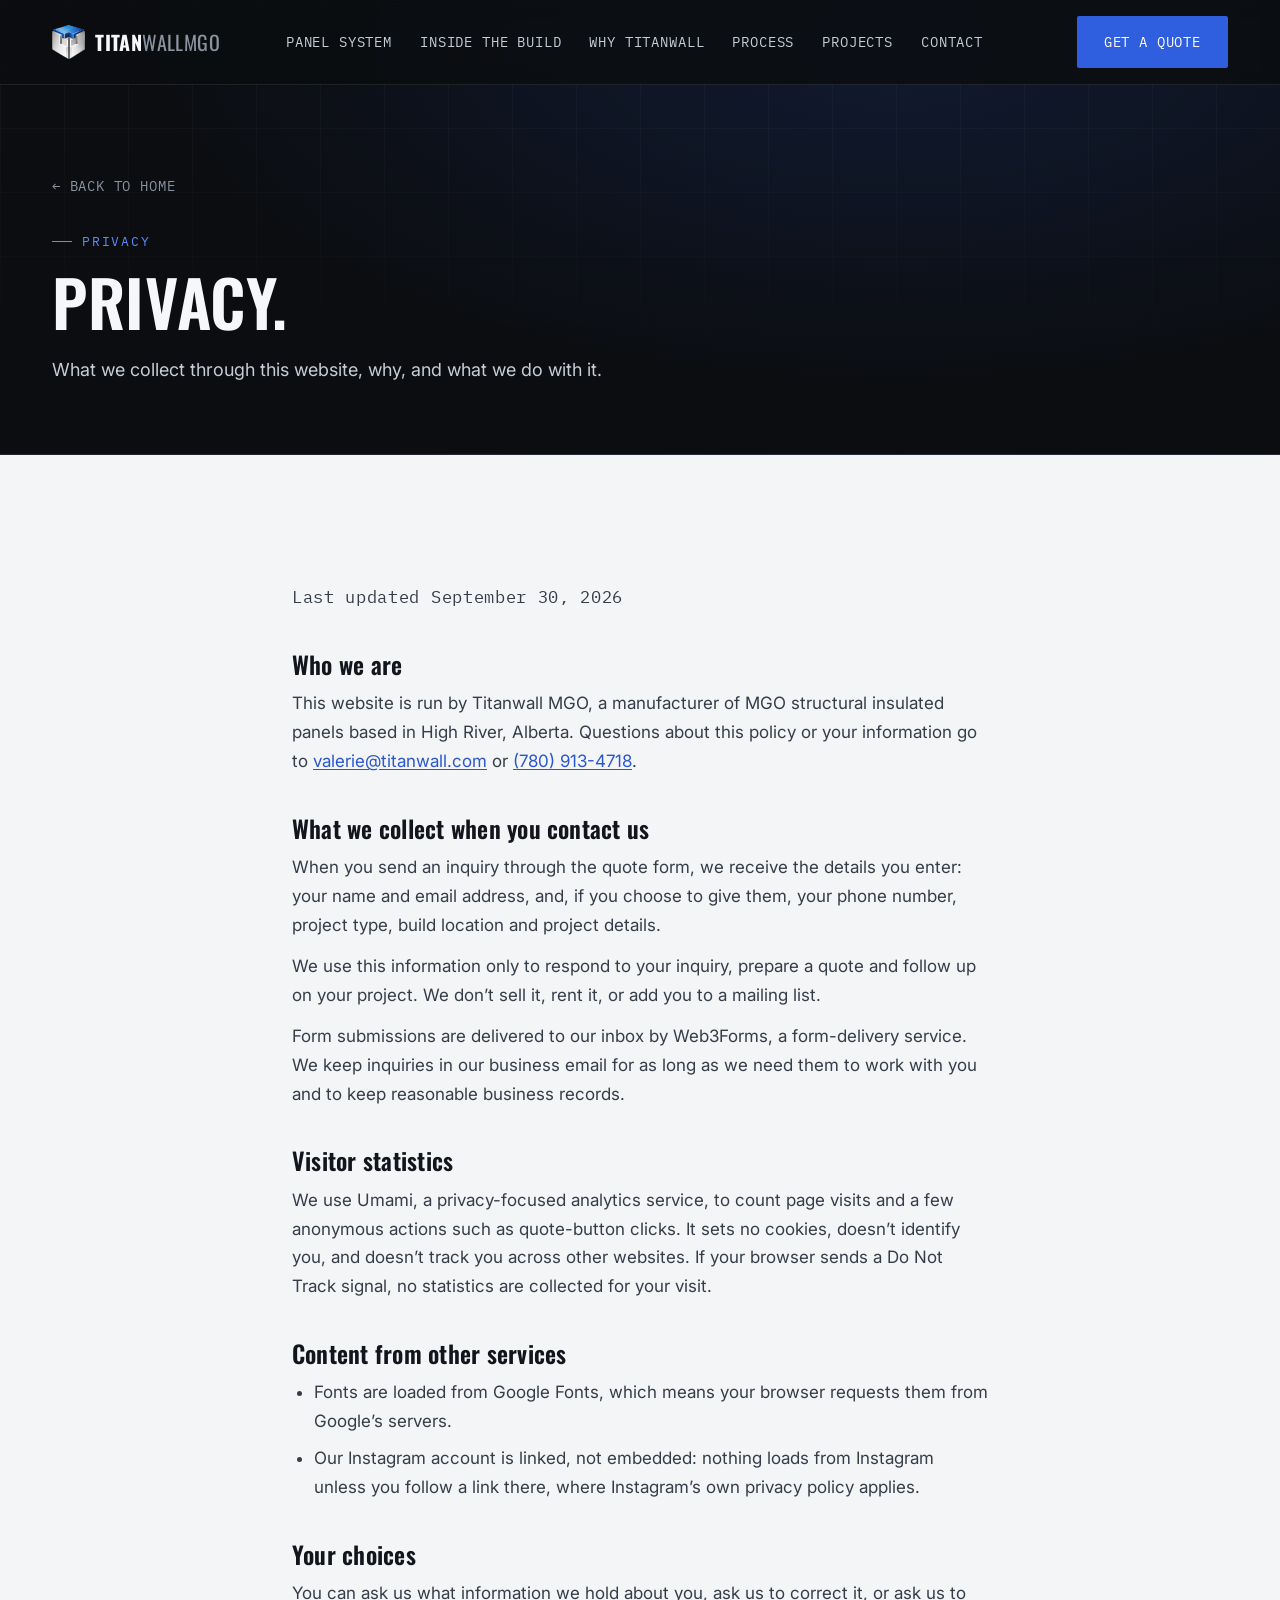
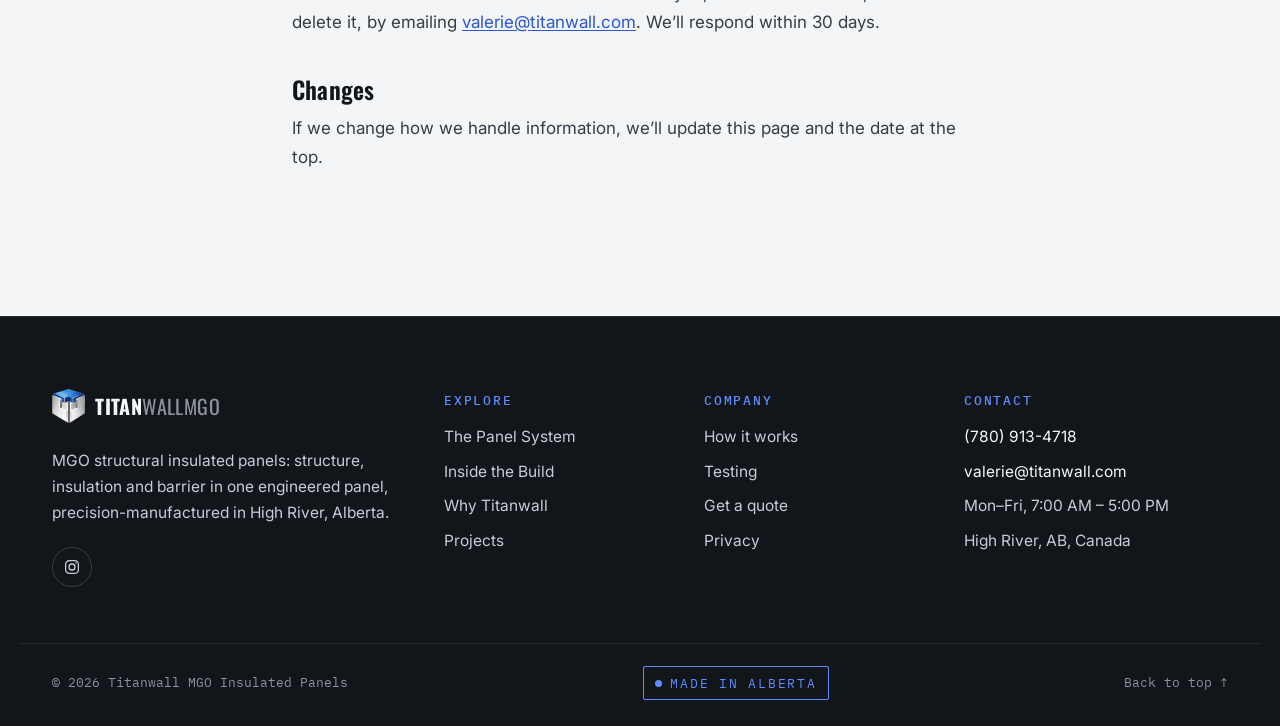
<file: privacy.html>
<!DOCTYPE html>
<html lang="en">
<head>
<meta charset="UTF-8">
<meta name="viewport" content="width=device-width, initial-scale=1.0">
<meta name="color-scheme" content="dark">
<title>Privacy — Titanwall MGO</title>
<meta name="description" content="How Titanwall MGO handles the information you send through this website.">
<link rel="icon" type="image/png" sizes="64x64" href="assets/favicon-64.png">
<!-- seo:start (maintained by tools/seo.js) -->
<link rel="canonical" href="https://mitchjpeers.github.io/titanwall-site/privacy.html">
<meta property="og:site_name" content="Titanwall MGO">
<meta property="og:locale" content="en_CA">
<meta property="og:url" content="https://mitchjpeers.github.io/titanwall-site/privacy.html">
<meta property="og:image" content="https://mitchjpeers.github.io/titanwall-site/assets/og-share.jpg">
<meta property="og:image:width" content="1200">
<meta property="og:image:height" content="630">
<meta property="og:image:alt" content="Titanwall MGO: structure, insulation, barrier, one panel">
<meta name="twitter:image" content="https://mitchjpeers.github.io/titanwall-site/assets/og-share.jpg">
<meta name="theme-color" content="#0b0d10">
<link rel="apple-touch-icon" href="assets/apple-touch-icon.png">
<!-- seo:end -->
<link rel="preconnect" href="https://fonts.googleapis.com">
<link rel="preconnect" href="https://fonts.gstatic.com" crossorigin>
<link href="https://fonts.googleapis.com/css2?family=Oswald:wght@400;500;600;700&family=Inter:wght@400;500;600;700&family=IBM+Plex+Mono:wght@400;500&display=swap" rel="stylesheet">
<link rel="stylesheet" href="css/site.css?v=701e4a64f8">
</head>
<body>

<a class="skip-link" href="#top">Skip to content</a>

<header>
  <nav>
    <a href="index.html" class="logo">
      <img class="cube" src="assets/logo-cube.png" alt="Titanwall MGO logo" width="34" height="34">
      <div><strong>TITAN</strong><span>WALLMGO</span></div>
    </a>
    <ul class="nav-links" id="navLinks">
      <li><a href="panel-system.html">Panel System</a></li>
      <li><a href="inside-the-building.html">Inside the Build</a></li>
      <li><a href="why-titanwall.html">Why Titanwall</a></li>
      <li><a href="index.html#process">Process</a></li>
      <li><a href="index.html#projects">Projects</a></li>
      <li><a href="index.html#contact">Contact</a></li>
      <li><a href="index.html#contact" class="nav-quote">Get a Quote</a></li>
    </ul>
    <div class="nav-cta">
      <a href="index.html#contact" class="btn btn-primary">Get a Quote</a>
      <button class="nav-toggle" id="navToggle" aria-label="Toggle menu" aria-expanded="false">
        <svg width="22" height="22" viewBox="0 0 24 24" fill="none" stroke="currentColor" stroke-width="2"><line x1="3" y1="6" x2="21" y2="6"/><line x1="3" y1="12" x2="21" y2="12"/><line x1="3" y1="18" x2="21" y2="18"/></svg>
      </button>
    </div>
  </nav>
</header>

<main id="top">
  <section class="proj-hero">
    <div class="blueprint-grid" aria-hidden="true"></div>
    <div class="container">
      <a class="back-link" href="index.html">&#8592; Back to home</a>
      <div class="eyebrow">Privacy</div>
      <h1>Privacy.</h1>
      <p class="proj-lede">What we collect through this website, why, and what we do with it.</p>
    </div>
  </section>

  <section class="legal">
    <div class="container legal-body">
      <p class="legal-date">Last updated September 30, 2026</p>

      <h2>Who we are</h2>
      <p>This website is run by Titanwall MGO, a manufacturer of MGO structural insulated panels based in High River, Alberta. Questions about this policy or your information go to <a href="mailto:valerie@titanwall.com">valerie@titanwall.com</a> or <a href="tel:+17809134718">(780) 913-4718</a>.</p>

      <h2>What we collect when you contact us</h2>
      <p>When you send an inquiry through the quote form, we receive the details you enter: your name and email address, and, if you choose to give them, your phone number, project type, build location and project details.</p>
      <p>We use this information only to respond to your inquiry, prepare a quote and follow up on your project. We don&rsquo;t sell it, rent it, or add you to a mailing list.</p>
      <p>Form submissions are delivered to our inbox by Web3Forms, a form-delivery service. We keep inquiries in our business email for as long as we need them to work with you and to keep reasonable business records.</p>

      <h2>Visitor statistics</h2>
      <p>We use Umami, a privacy-focused analytics service, to count page visits and a few anonymous actions such as quote-button clicks. It sets no cookies, doesn&rsquo;t identify you, and doesn&rsquo;t track you across other websites. If your browser sends a Do Not Track signal, no statistics are collected for your visit.</p>

      <h2>Content from other services</h2>
      <ul>
        <li>Fonts are loaded from Google Fonts, which means your browser requests them from Google&rsquo;s servers.</li>
        <li>Our Instagram account is linked, not embedded: nothing loads from Instagram unless you follow a link there, where Instagram&rsquo;s own privacy policy applies.</li>
      </ul>

      <h2>Your choices</h2>
      <p>You can ask us what information we hold about you, ask us to correct it, or ask us to delete it, by emailing <a href="mailto:valerie@titanwall.com">valerie@titanwall.com</a>. We&rsquo;ll respond within 30 days.</p>

      <h2>Changes</h2>
      <p>If we change how we handle information, we&rsquo;ll update this page and the date at the top.</p>
    </div>
  </section>
</main>

<footer class="site-footer">
  <div class="container footer-grid">
    <div class="f-brand">
      <a href="index.html" class="logo">
        <img class="cube" src="assets/logo-cube.png" alt="Titanwall MGO logo" width="34" height="34">
        <div><strong>TITAN</strong><span>WALLMGO</span></div>
      </a>
      <p>MGO structural insulated panels: structure, insulation and barrier in one engineered panel, precision-manufactured in High River, Alberta.</p>
      <a class="f-social" href="https://www.instagram.com/titanwalltechnologies/" target="_blank" rel="noopener" aria-label="Titanwall on Instagram (opens in a new tab)">
        <svg viewBox="0 0 24 24" aria-hidden="true"><rect x="3.5" y="3.5" width="17" height="17" rx="5"/><circle cx="12" cy="12" r="4"/><circle cx="17.2" cy="6.8" r="1" class="dotfill"/></svg>
      </a>
    </div>
    <div class="f-col">
      <h2 class="f-h">Explore</h2>
      <ul>
        <li><a href="panel-system.html">The Panel System</a></li>
        <li><a href="inside-the-building.html">Inside the Build</a></li>
        <li><a href="why-titanwall.html">Why Titanwall</a></li>
        <li><a href="index.html#projects">Projects</a></li>
      </ul>
    </div>
    <div class="f-col">
      <h2 class="f-h">Company</h2>
      <ul>
        <li><a href="index.html#process">How it works</a></li>
        <li><a href="index.html#tested">Testing</a></li>
        <li><a href="index.html#contact">Get a quote</a></li>
        <li><a href="privacy.html">Privacy</a></li>
      </ul>
    </div>
    <div class="f-col">
      <h2 class="f-h">Contact</h2>
      <ul class="f-contact">
        <li><a href="tel:+17809134718">(780) 913-4718</a></li>
        <li><a href="mailto:valerie@titanwall.com">valerie@titanwall.com</a></li>
        <li>Mon&ndash;Fri, 7:00 AM &ndash; 5:00 PM</li>
        <li>High River, AB, Canada</li>
      </ul>
    </div>
  </div>
  <div class="container footer-bottom">
    <span>&copy; 2026 Titanwall MGO Insulated Panels</span>
    <span class="made-ab">Made in Alberta</span>
    <a href="#top">Back to top &#8593;</a>
  </div>
</footer>

<script src="js/site.js?v=c690dc6729"></script>
</body>
</html>
</file>
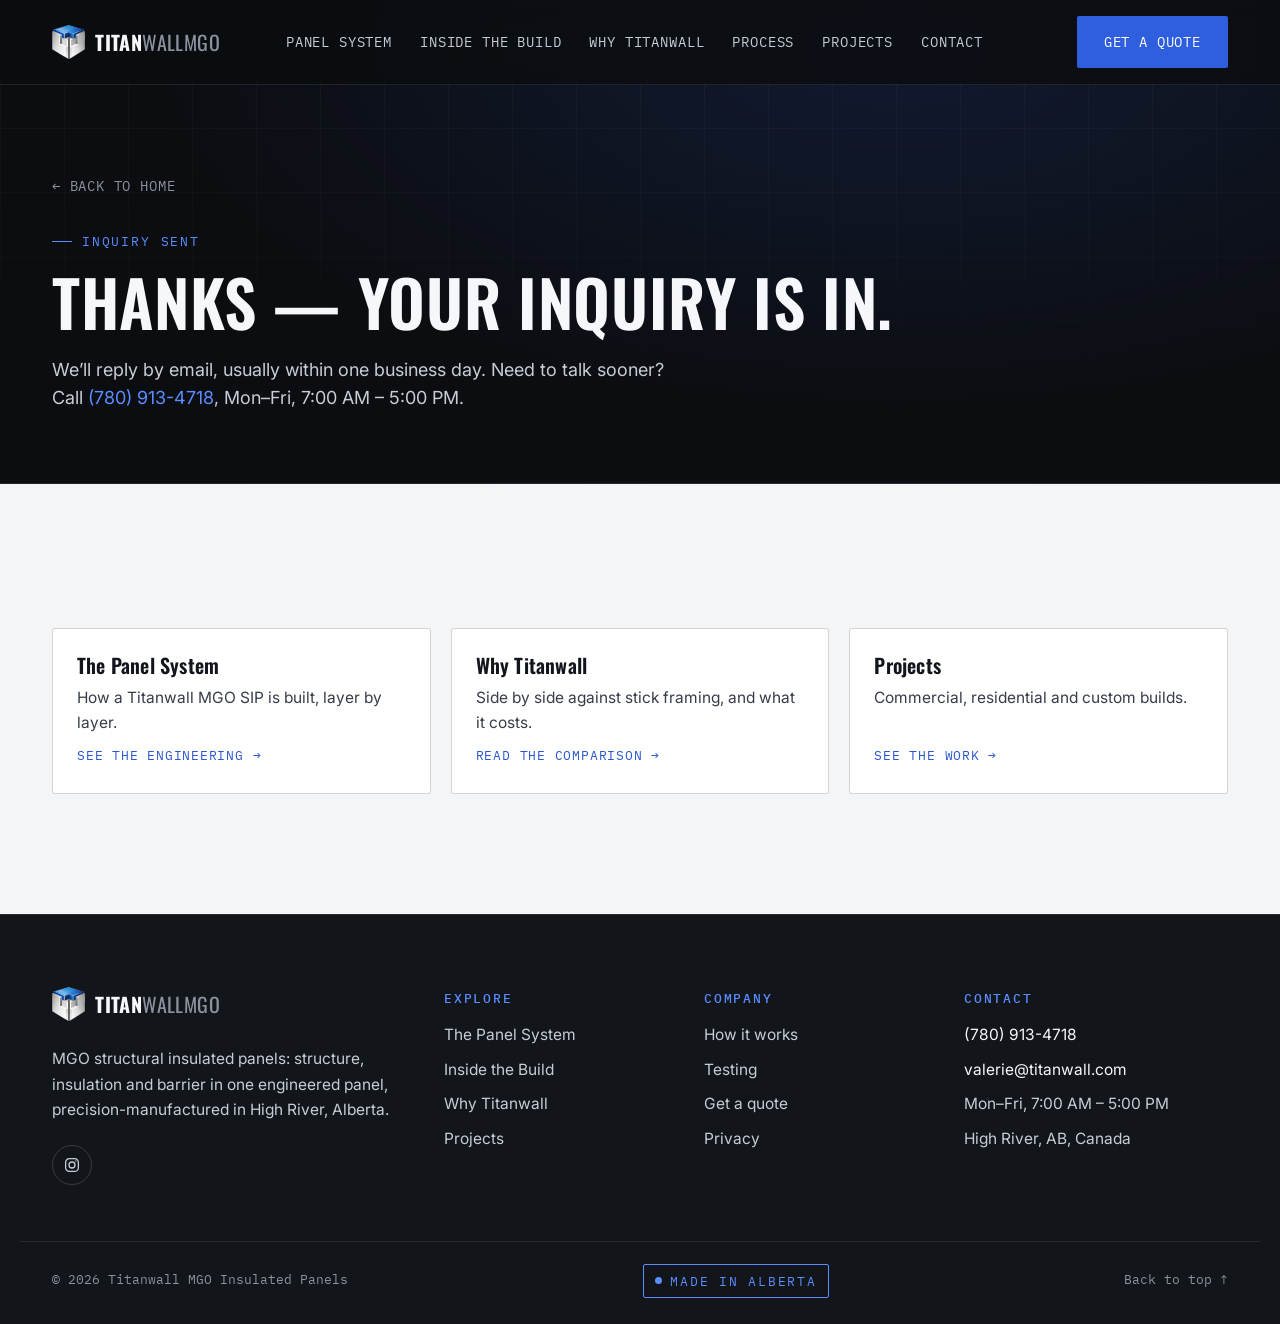
<file: thanks.html>
<!DOCTYPE html>
<html lang="en">
<head>
<meta charset="UTF-8">
<meta name="viewport" content="width=device-width, initial-scale=1.0">
<meta name="color-scheme" content="dark">
<title>Thanks — Titanwall MGO</title>
<meta name="description" content="Your inquiry has been sent to Titanwall MGO.">
<meta name="robots" content="noindex">
<link rel="icon" type="image/png" sizes="64x64" href="assets/favicon-64.png">
<link rel="preconnect" href="https://fonts.googleapis.com">
<link rel="preconnect" href="https://fonts.gstatic.com" crossorigin>
<link href="https://fonts.googleapis.com/css2?family=Oswald:wght@400;500;600;700&family=Inter:wght@400;500;600;700&family=IBM+Plex+Mono:wght@400;500&display=swap" rel="stylesheet">
<link rel="stylesheet" href="css/site.css?v=701e4a64f8">
</head>
<body>

<a class="skip-link" href="#top">Skip to content</a>

<header>
  <nav>
    <a href="index.html" class="logo">
      <img class="cube" src="assets/logo-cube.png" alt="Titanwall MGO logo" width="34" height="34">
      <div><strong>TITAN</strong><span>WALLMGO</span></div>
    </a>
    <ul class="nav-links" id="navLinks">
      <li><a href="panel-system.html">Panel System</a></li>
      <li><a href="inside-the-building.html">Inside the Build</a></li>
      <li><a href="why-titanwall.html">Why Titanwall</a></li>
      <li><a href="index.html#process">Process</a></li>
      <li><a href="index.html#projects">Projects</a></li>
      <li><a href="index.html#contact">Contact</a></li>
      <li><a href="index.html#contact" class="nav-quote">Get a Quote</a></li>
    </ul>
    <div class="nav-cta">
      <a href="index.html#contact" class="btn btn-primary">Get a Quote</a>
      <button class="nav-toggle" id="navToggle" aria-label="Toggle menu" aria-expanded="false">
        <svg width="22" height="22" viewBox="0 0 24 24" fill="none" stroke="currentColor" stroke-width="2"><line x1="3" y1="6" x2="21" y2="6"/><line x1="3" y1="12" x2="21" y2="12"/><line x1="3" y1="18" x2="21" y2="18"/></svg>
      </button>
    </div>
  </nav>
</header>

<main id="top">
  <section class="proj-hero">
    <div class="blueprint-grid" aria-hidden="true"></div>
    <div class="container">
      <a class="back-link" href="index.html">&#8592; Back to home</a>
      <div class="eyebrow">Inquiry sent</div>
      <h1>Thanks &mdash; your inquiry is in.</h1>
      <p class="proj-lede">We&rsquo;ll reply by email, usually within one business day. Need to talk sooner? Call <a href="tel:+17809134718" class="inline-link">(780) 913-4718</a>, Mon&ndash;Fri, 7:00&nbsp;AM &ndash; 5:00&nbsp;PM.</p>
    </div>
  </section>

  <section>
    <div class="container">
      <div class="page-links page-links-3">
        <a class="page-link-card" href="panel-system.html"><h3>The Panel System</h3><p>How a Titanwall MGO SIP is built, layer by layer.</p><span class="go">See the engineering &#8594;</span></a>
        <a class="page-link-card" href="why-titanwall.html"><h3>Why Titanwall</h3><p>Side by side against stick framing, and what it costs.</p><span class="go">Read the comparison &#8594;</span></a>
        <a class="page-link-card" href="index.html#projects"><h3>Projects</h3><p>Commercial, residential and custom builds.</p><span class="go">See the work &#8594;</span></a>
      </div>
    </div>
  </section>
</main>

<footer class="site-footer">
  <div class="container footer-grid">
    <div class="f-brand">
      <a href="index.html" class="logo">
        <img class="cube" src="assets/logo-cube.png" alt="Titanwall MGO logo" width="34" height="34">
        <div><strong>TITAN</strong><span>WALLMGO</span></div>
      </a>
      <p>MGO structural insulated panels: structure, insulation and barrier in one engineered panel, precision-manufactured in High River, Alberta.</p>
      <a class="f-social" href="https://www.instagram.com/titanwalltechnologies/" target="_blank" rel="noopener" aria-label="Titanwall on Instagram (opens in a new tab)">
        <svg viewBox="0 0 24 24" aria-hidden="true"><rect x="3.5" y="3.5" width="17" height="17" rx="5"/><circle cx="12" cy="12" r="4"/><circle cx="17.2" cy="6.8" r="1" class="dotfill"/></svg>
      </a>
    </div>
    <div class="f-col">
      <h2 class="f-h">Explore</h2>
      <ul>
        <li><a href="panel-system.html">The Panel System</a></li>
        <li><a href="inside-the-building.html">Inside the Build</a></li>
        <li><a href="why-titanwall.html">Why Titanwall</a></li>
        <li><a href="index.html#projects">Projects</a></li>
      </ul>
    </div>
    <div class="f-col">
      <h2 class="f-h">Company</h2>
      <ul>
        <li><a href="index.html#process">How it works</a></li>
        <li><a href="index.html#tested">Testing</a></li>
        <li><a href="index.html#contact">Get a quote</a></li>
        <li><a href="privacy.html">Privacy</a></li>
      </ul>
    </div>
    <div class="f-col">
      <h2 class="f-h">Contact</h2>
      <ul class="f-contact">
        <li><a href="tel:+17809134718">(780) 913-4718</a></li>
        <li><a href="mailto:valerie@titanwall.com">valerie@titanwall.com</a></li>
        <li>Mon&ndash;Fri, 7:00 AM &ndash; 5:00 PM</li>
        <li>High River, AB, Canada</li>
      </ul>
    </div>
  </div>
  <div class="container footer-bottom">
    <span>&copy; 2026 Titanwall MGO Insulated Panels</span>
    <span class="made-ab">Made in Alberta</span>
    <a href="#top">Back to top &#8593;</a>
  </div>
</footer>

<script src="js/site.js?v=c690dc6729"></script>
</body>
</html>
</file>
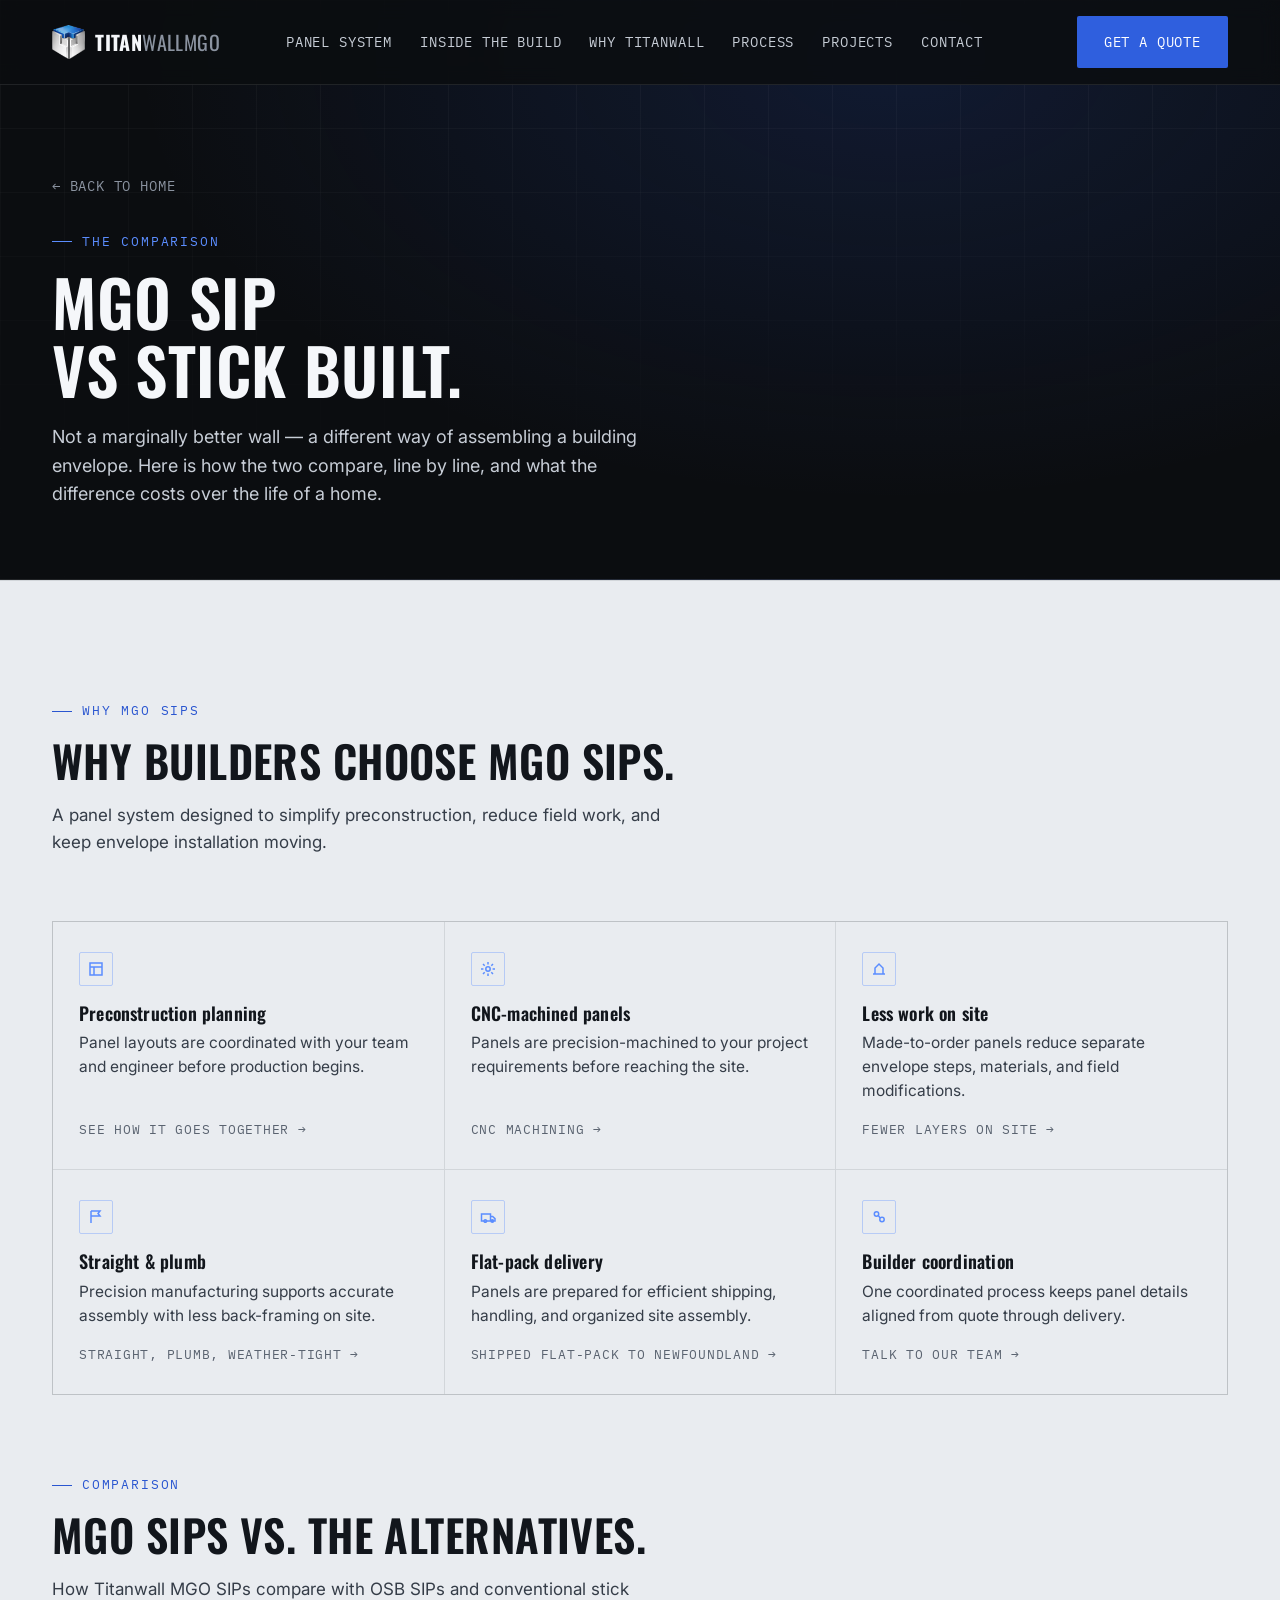
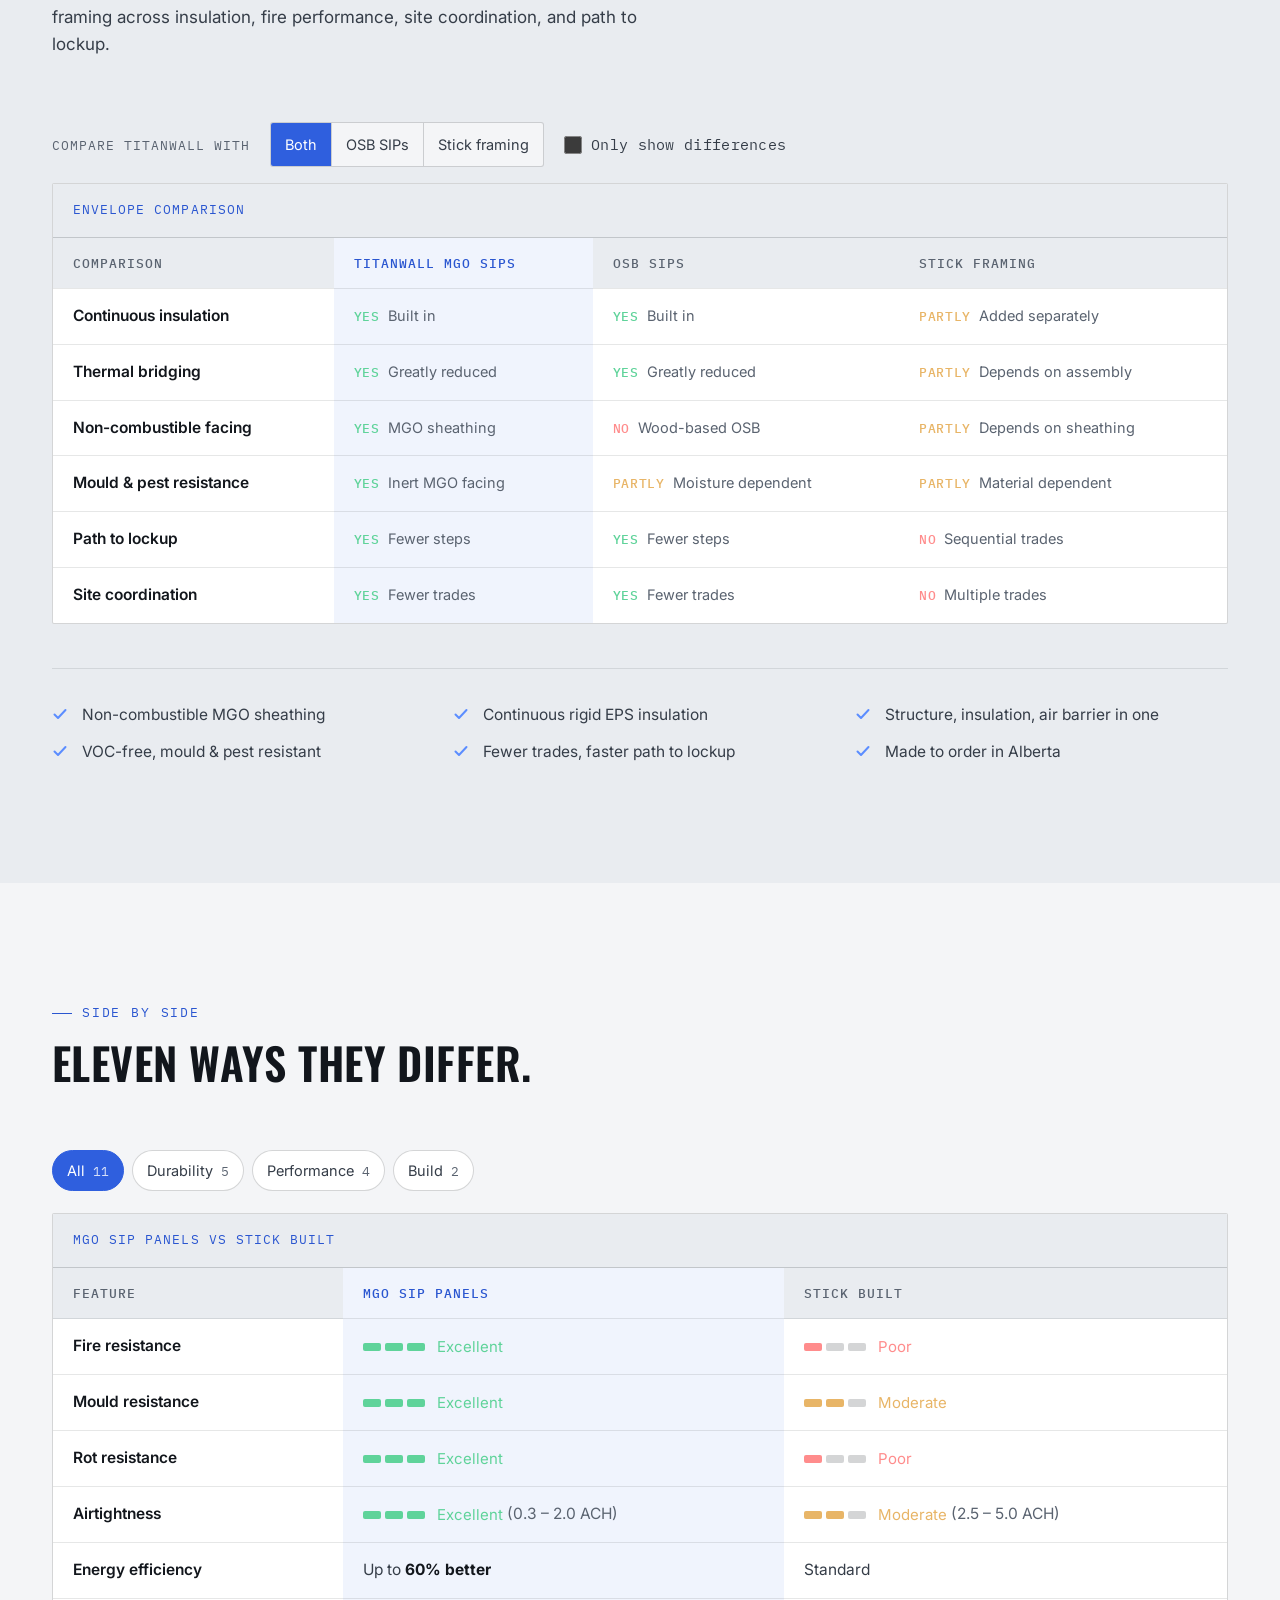
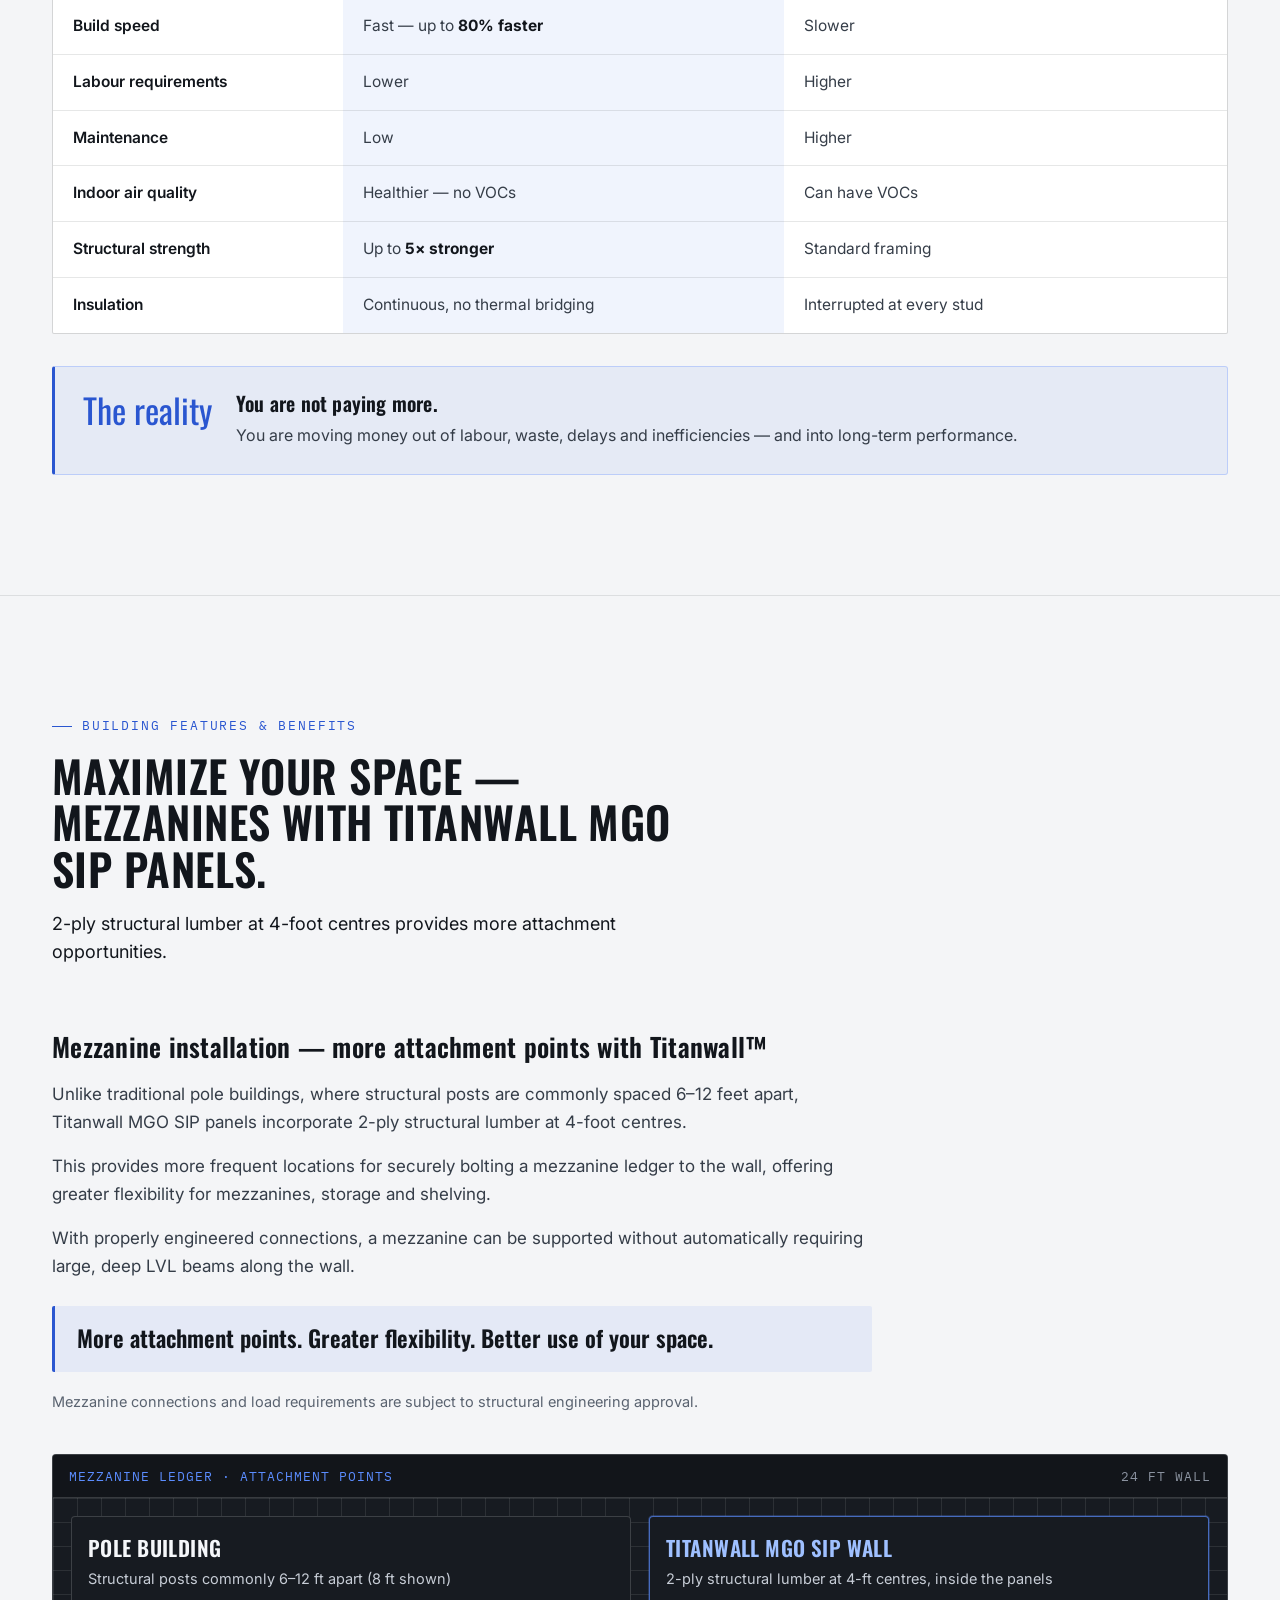
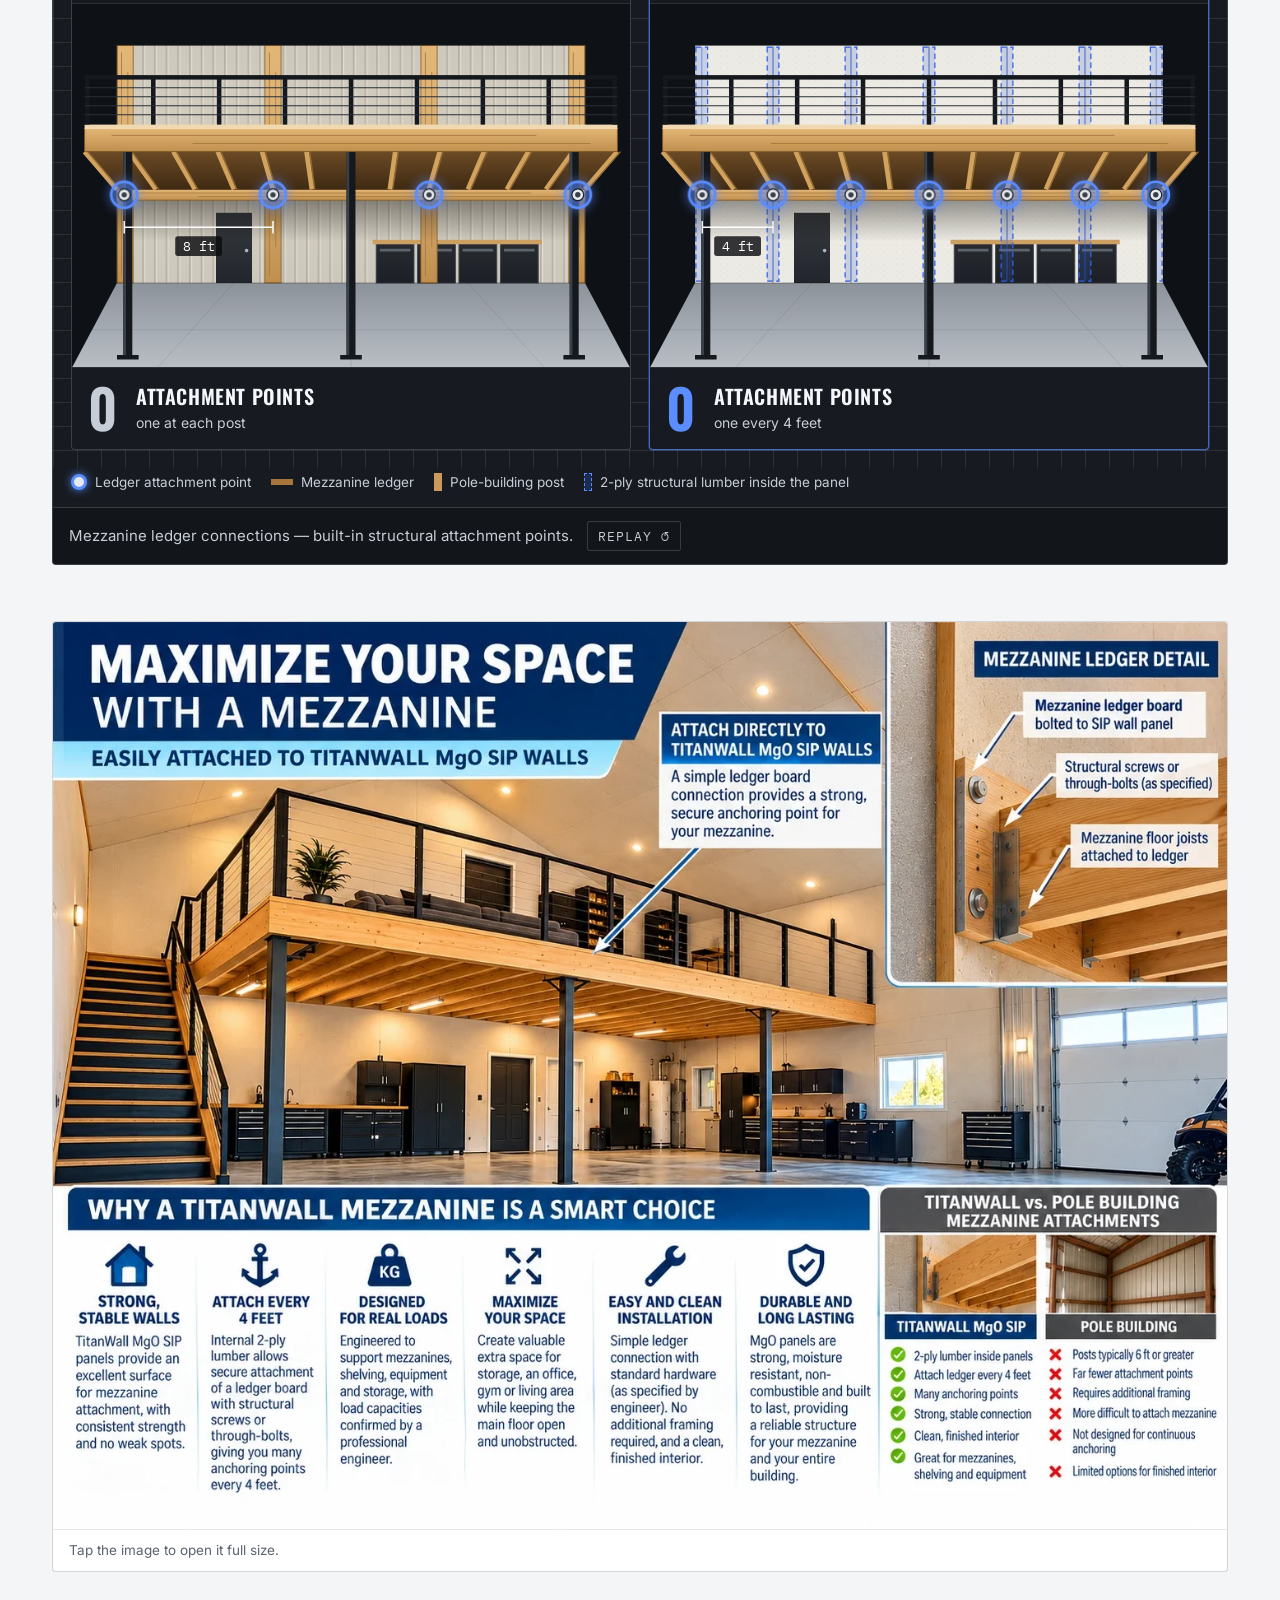
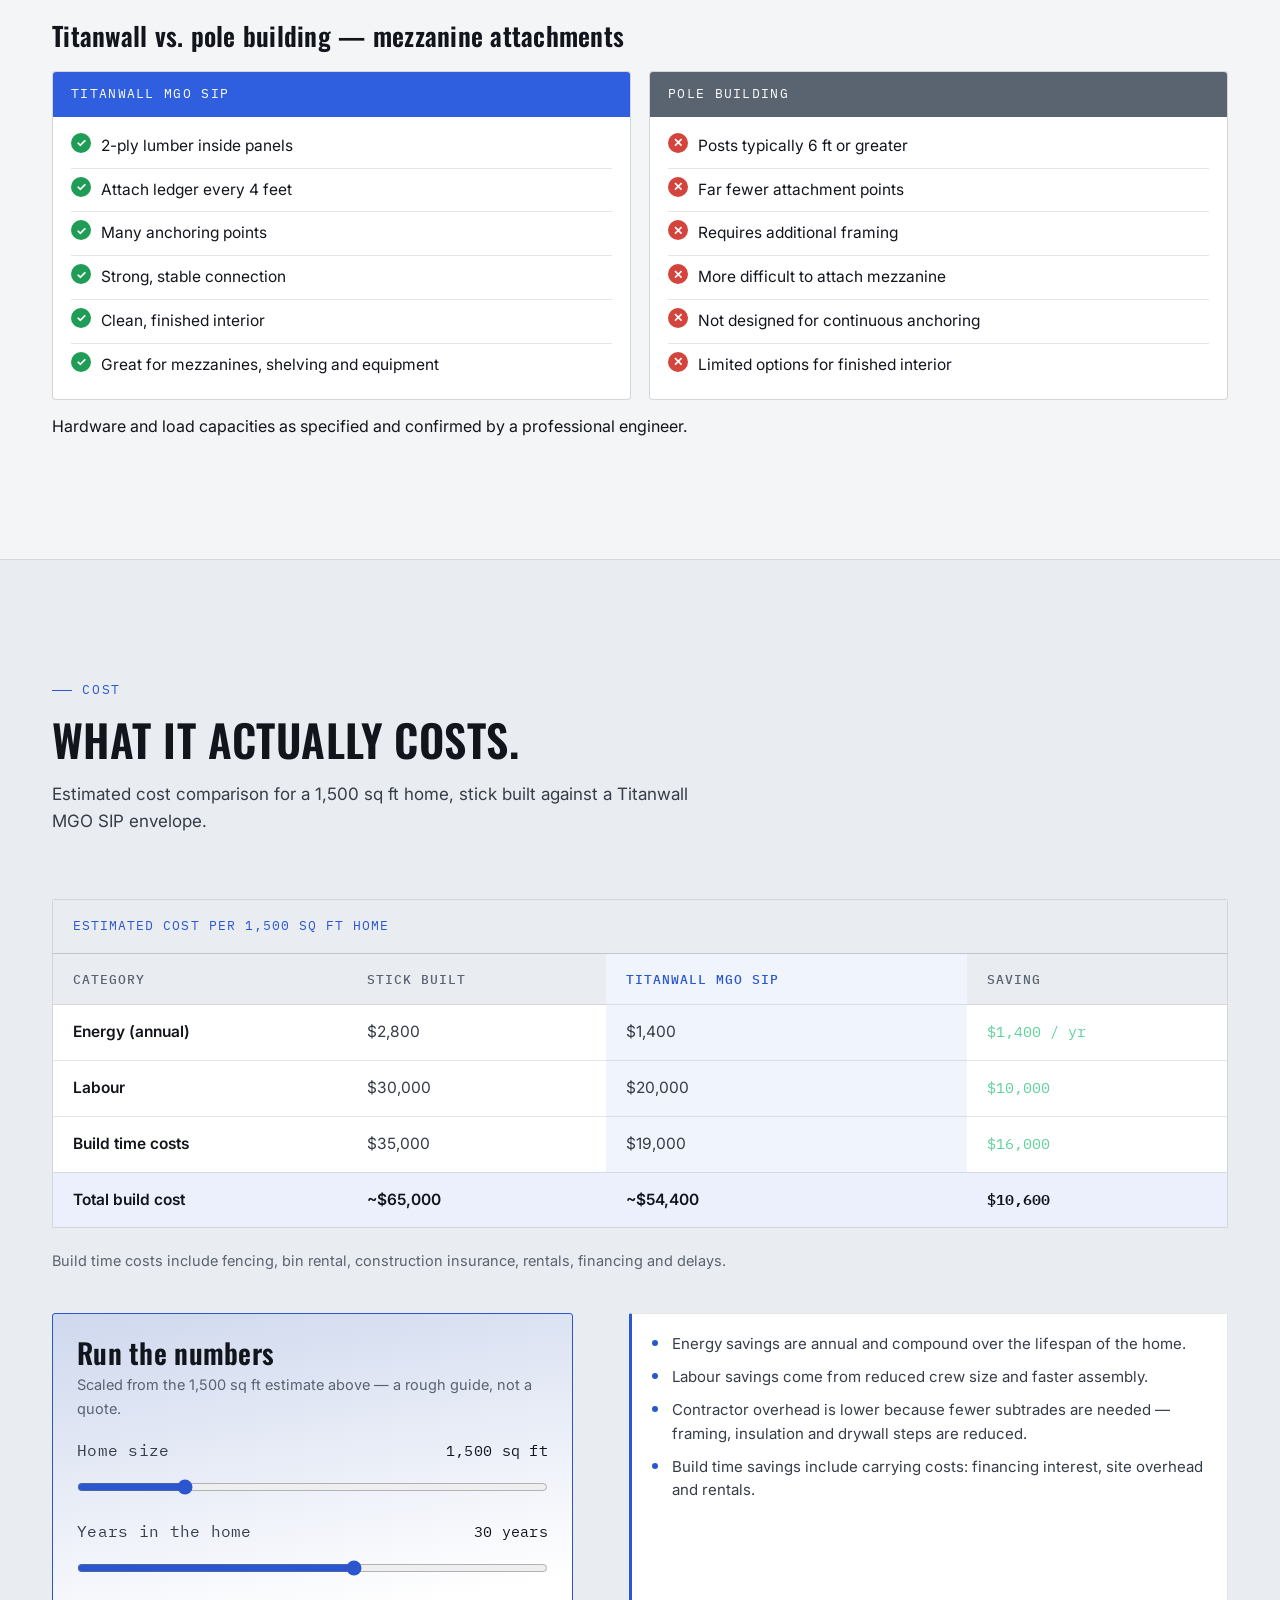
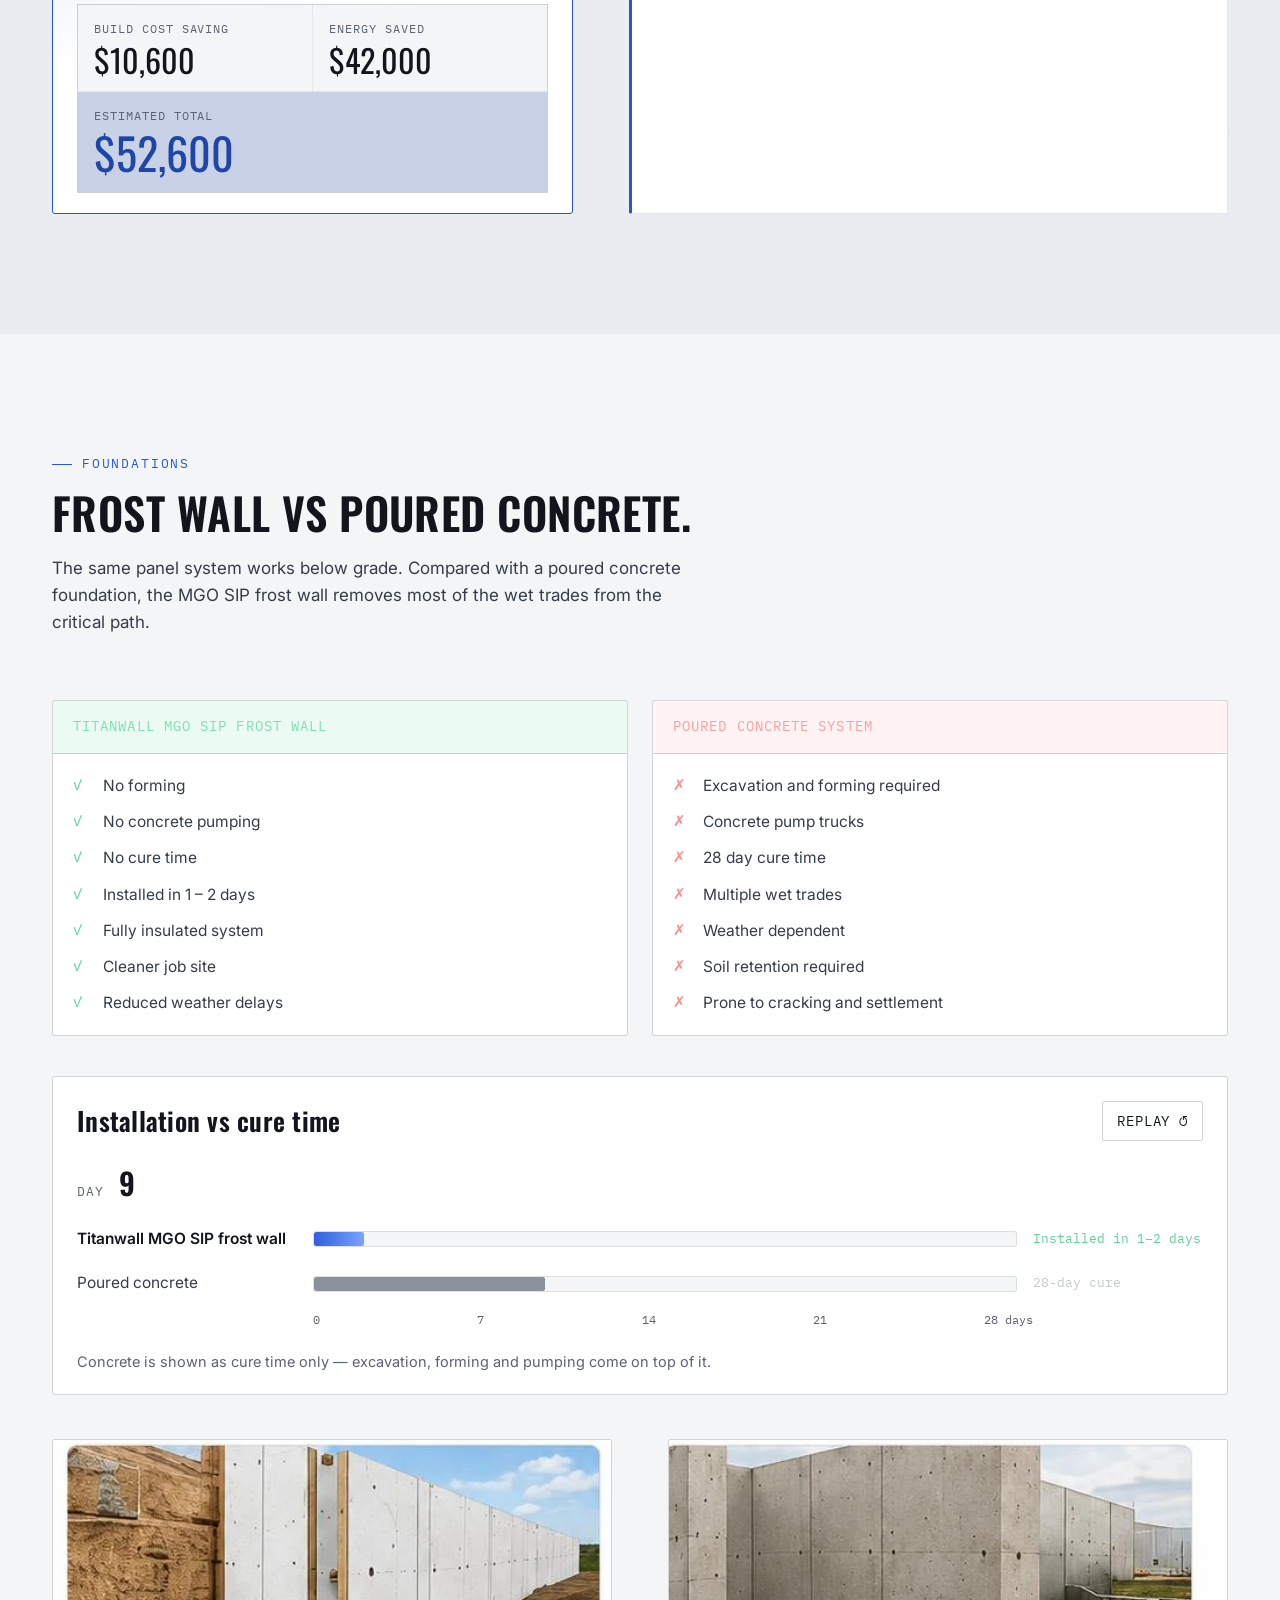
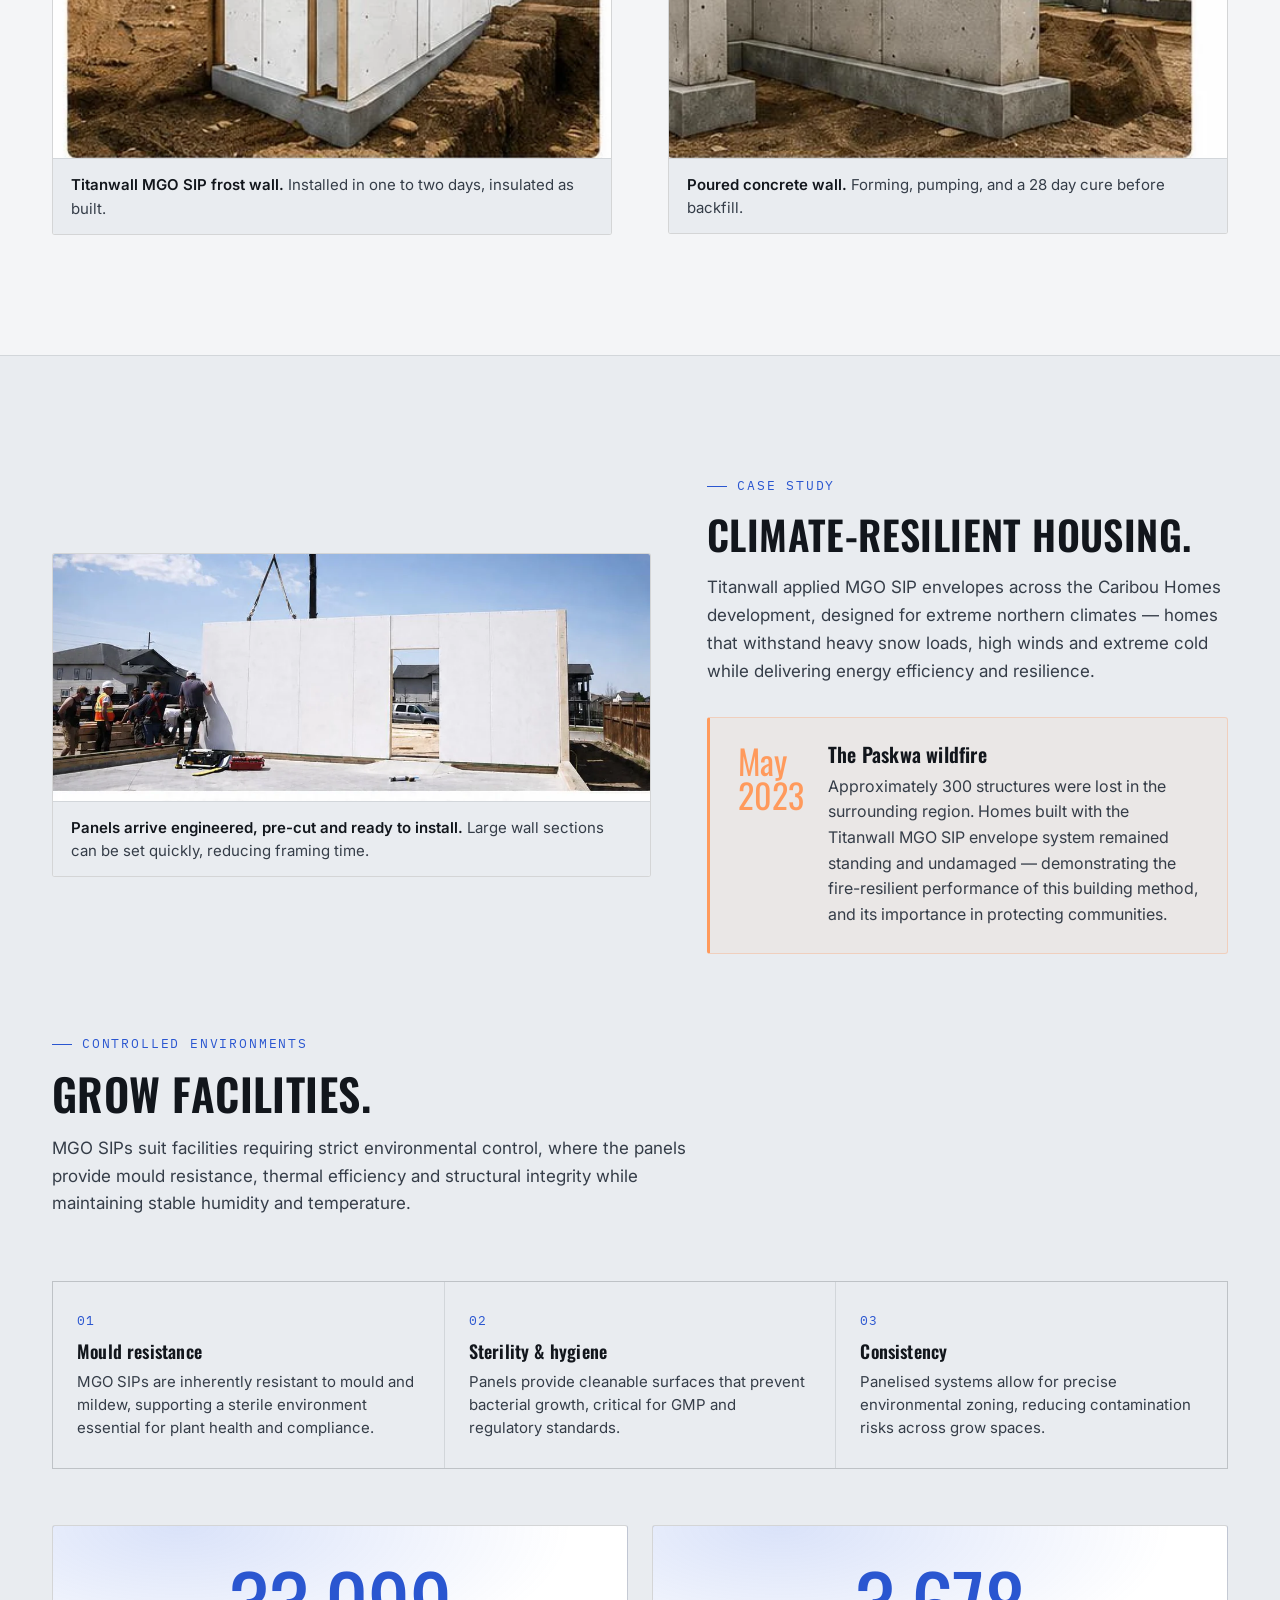
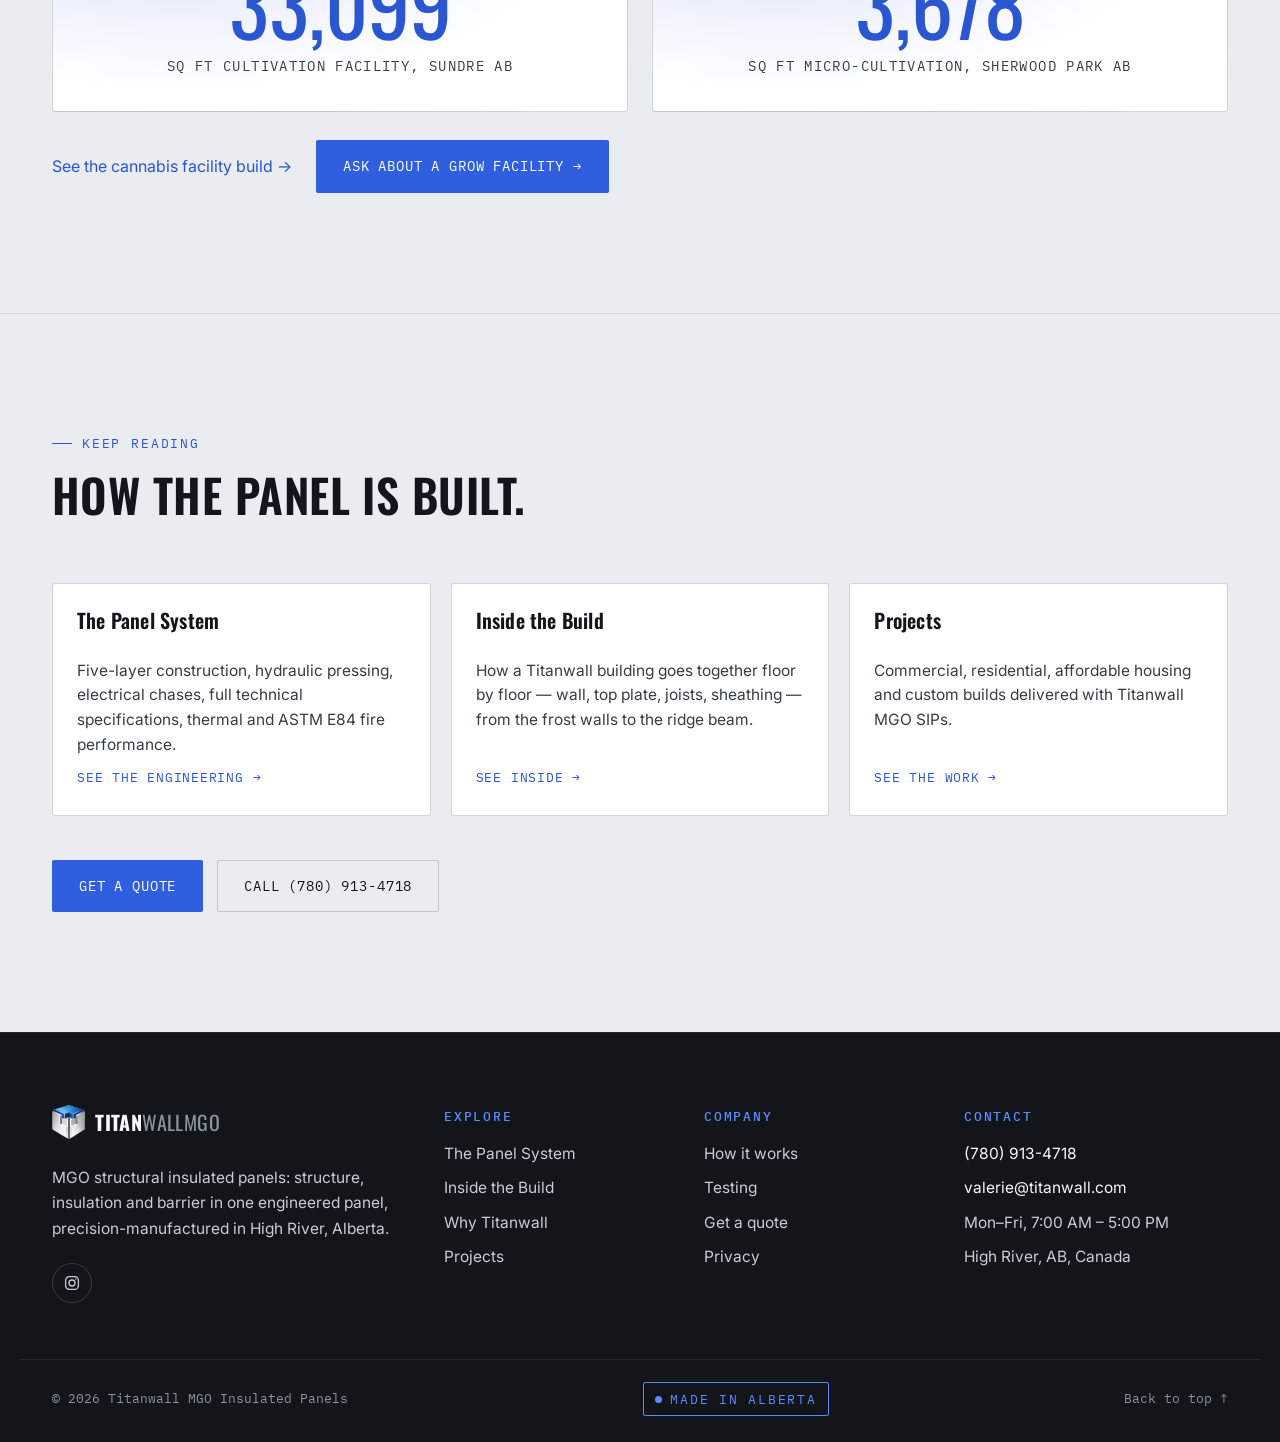
<file: why-titanwall.html>
<!DOCTYPE html>
<html lang="en">
<head>
<meta charset="UTF-8">
<meta name="viewport" content="width=device-width, initial-scale=1.0">
<meta name="color-scheme" content="dark">
<title>Why Titanwall — MGO SIP vs Stick Built</title>
<meta name="description" content="Titanwall MGO SIP panels compared with stick framing and poured concrete: fire, mould and rot resistance, airtightness, build speed, labour, and what the cost difference looks like over the life of a home.">
<meta property="og:type" content="article">
<meta property="og:title" content="Why Titanwall — MGO SIP vs Stick Built">
<meta property="og:description" content="Side-by-side against stick framing and poured concrete, and what the cost difference actually looks like.">
<meta name="twitter:card" content="summary_large_image">
<link rel="icon" type="image/png" sizes="64x64" href="assets/favicon-64.png">
<!-- seo:start (maintained by tools/seo.js) -->
<link rel="canonical" href="https://mitchjpeers.github.io/titanwall-site/why-titanwall.html">
<meta property="og:site_name" content="Titanwall MGO">
<meta property="og:locale" content="en_CA">
<meta property="og:url" content="https://mitchjpeers.github.io/titanwall-site/why-titanwall.html">
<meta property="og:image" content="https://mitchjpeers.github.io/titanwall-site/assets/og-share.jpg">
<meta property="og:image:width" content="1200">
<meta property="og:image:height" content="630">
<meta property="og:image:alt" content="Titanwall MGO: structure, insulation, barrier, one panel">
<meta name="twitter:image" content="https://mitchjpeers.github.io/titanwall-site/assets/og-share.jpg">
<meta name="theme-color" content="#0b0d10">
<link rel="apple-touch-icon" href="assets/apple-touch-icon.png">
<!-- seo:end -->
<link rel="preconnect" href="https://fonts.googleapis.com">
<link rel="preconnect" href="https://fonts.gstatic.com" crossorigin>
<link href="https://fonts.googleapis.com/css2?family=Oswald:wght@400;500;600;700&family=Inter:wght@400;500;600;700&family=IBM+Plex+Mono:wght@400;500&display=swap" rel="stylesheet">
<link rel="stylesheet" href="css/site.css?v=701e4a64f8">
</head>
<body>

<a class="skip-link" href="#top">Skip to content</a>

<header>
  <nav>
    <a href="index.html" class="logo">
      <img class="cube" src="assets/logo-cube.png" alt="Titanwall MGO logo" width="34" height="34">
      <div><strong>TITAN</strong><span>WALLMGO</span></div>
    </a>
    <ul class="nav-links" id="navLinks">
      <li><a href="panel-system.html">Panel System</a></li>
      <li><a href="inside-the-building.html">Inside the Build</a></li>
      <li><a href="why-titanwall.html">Why Titanwall</a></li>
      <li><a href="index.html#process">Process</a></li>
      <li><a href="index.html#projects">Projects</a></li>
      <li><a href="index.html#contact">Contact</a></li>
      <li><a href="index.html#contact" class="nav-quote">Get a Quote</a></li>
    </ul>
    <div class="nav-cta">
      <a href="index.html#contact" class="btn btn-primary">Get a Quote</a>
      <button class="nav-toggle" id="navToggle" aria-label="Toggle menu" aria-expanded="false">
        <svg width="22" height="22" viewBox="0 0 24 24" fill="none" stroke="currentColor" stroke-width="2"><line x1="3" y1="6" x2="21" y2="6"/><line x1="3" y1="12" x2="21" y2="12"/><line x1="3" y1="18" x2="21" y2="18"/></svg>
      </button>
    </div>
  </nav>
</header>

<main id="top">

  <!-- HERO -->
  <section class="proj-hero">
    <div class="blueprint-grid" aria-hidden="true"></div>
    <div class="container">
      <a class="back-link" href="index.html">&#8592; Back to home</a>
      <div class="eyebrow">The Comparison</div>
      <h1>MGO SIP<br>vs stick built.</h1>
      <p class="proj-lede">Not a marginally better wall — a different way of assembling a building envelope. Here is how the two compare, line by line, and what the difference costs over the life of a home.</p>
    </div>
  </section>

  <!-- WHY MGO SIPS + COMPARISON (moved from homepage) -->
  <section class="sips" id="why-mgo" aria-labelledby="sips-h">
    <div class="container">
      <div class="section-head reveal">
        <div class="eyebrow">Why MGO SIPs</div>
        <h2 id="sips-h">Why builders choose MGO SIPs.</h2>
        <p>A panel system designed to simplify preconstruction, reduce field work, and keep envelope installation moving.</p>
      </div>

      <div class="why-grid">
        <a class="why-card why-link reveal" href="index.html#together">
          <div class="wc-ico" aria-hidden="true"><svg viewBox="0 0 16 16" fill="none" stroke="#5b8dff" stroke-width="1.5"><rect x="2" y="2" width="12" height="12"/><path d="M2 6h12M6 6v8"/></svg></div>
          <h3>Preconstruction planning</h3>
          <p>Panel layouts are coordinated with your team and engineer before production begins.</p>
          <span class="why-go">See how it goes together &#8594;</span>
        </a>
        <a class="why-card why-link reveal" href="panel-system.html#cnc">
          <div class="wc-ico" aria-hidden="true"><svg viewBox="0 0 16 16" fill="none" stroke="#5b8dff" stroke-width="1.5"><circle cx="8" cy="8" r="2.2"/><path d="M8 1v2.4M8 12.6V15M1 8h2.4M12.6 8H15M3 3l1.7 1.7M11.3 11.3 13 13M13 3l-1.7 1.7M4.7 11.3 3 13"/></svg></div>
          <h3>CNC-machined panels</h3>
          <p>Panels are precision-machined to your project requirements before reaching the site.</p>
          <span class="why-go">CNC machining &#8594;</span>
        </a>
        <a class="why-card why-link reveal" href="panel-system.html#electrical">
          <div class="wc-ico" aria-hidden="true"><svg viewBox="0 0 16 16" fill="none" stroke="#5b8dff" stroke-width="1.5"><path d="M2 13h12M4 13V7l4-4 4 4v6"/></svg></div>
          <h3>Less work on site</h3>
          <p>Made-to-order panels reduce separate envelope steps, materials, and field modifications.</p>
          <span class="why-go">Fewer layers on site &#8594;</span>
        </a>
        <a class="why-card why-link reveal" href="projects/cannabis-facility-build.html">
          <div class="wc-ico" aria-hidden="true"><svg viewBox="0 0 16 16" fill="none" stroke="#5b8dff" stroke-width="1.5"><path d="M3 2v12M3 2h9l-2 2.5L12 7H3"/></svg></div>
          <h3>Straight &amp; plumb</h3>
          <p>Precision manufacturing supports accurate assembly with less back-framing on site.</p>
          <span class="why-go">Straight, plumb, weather-tight &#8594;</span>
        </a>
        <a class="why-card why-link reveal" href="projects/wreckhouse.html">
          <div class="wc-ico" aria-hidden="true"><svg viewBox="0 0 16 16" fill="none" stroke="#5b8dff" stroke-width="1.5"><rect x="1.5" y="5" width="9" height="7"/><path d="M10.5 7.5h2.2L15 9.6V12h-4.5M4 12a1.3 1.3 0 1 0 2.6 0 1.3 1.3 0 1 0-2.6 0M11 12a1.3 1.3 0 1 0 2.6 0 1.3 1.3 0 1 0-2.6 0"/></svg></div>
          <h3>Flat-pack delivery</h3>
          <p>Panels are prepared for efficient shipping, handling, and organized site assembly.</p>
          <span class="why-go">Shipped flat-pack to Newfoundland &#8594;</span>
        </a>
        <a class="why-card why-link reveal" href="index.html#contact">
          <div class="wc-ico" aria-hidden="true"><svg viewBox="0 0 16 16" fill="none" stroke="#5b8dff" stroke-width="1.5"><circle cx="5.5" cy="5" r="2.2"/><circle cx="11" cy="10.5" r="2.2"/><path d="M7.4 6.6 9 8.9"/></svg></div>
          <h3>Builder coordination</h3>
          <p>One coordinated process keeps panel details aligned from quote through delivery.</p>
          <span class="why-go">Talk to our team &#8594;</span>
        </a>
      </div>

      <!-- COMPARISON -->
      <div class="section-head reveal" style="margin-top:80px;">
        <div class="eyebrow">Comparison</div>
        <h2>MGO SIPs vs. the alternatives.</h2>
        <p>How Titanwall MGO SIPs compare with OSB SIPs and conventional stick framing across insulation, fire performance, site coordination, and path to lockup.</p>
      </div>

      <div class="cmp-controls reveal" data-cmp-controls>
        <span class="ctl-label" id="cmp-lbl">Compare Titanwall with</span>
        <div class="seg" role="radiogroup" aria-labelledby="cmp-lbl">
          <button type="button" role="radio" aria-checked="true" data-cmp="both">Both</button>
          <button type="button" role="radio" aria-checked="false" data-cmp="osb">OSB SIPs</button>
          <button type="button" role="radio" aria-checked="false" data-cmp="stick">Stick framing</button>
        </div>
        <label class="ctl-check"><input type="checkbox" data-cmp-diff> <span>Only show differences</span></label>
      </div>
      <div class="table-wrap reveal">
        <table class="spec cmp-table" data-show="both">
          <caption>Envelope comparison</caption>
          <thead>
            <tr>
              <th scope="col">Comparison</th>
              <th scope="col" class="col-own">Titanwall MGO SIPs</th>
              <th scope="col">OSB SIPs</th>
              <th scope="col">Stick framing</th>
            </tr>
          </thead>
          <tbody>
            <tr>
              <th scope="row">Continuous insulation</th>
              <td class="col-own"><span class="verdict"><span class="mark yes">Yes</span><span class="detail">Built in</span></span></td>
              <td><span class="verdict"><span class="mark yes">Yes</span><span class="detail">Built in</span></span></td>
              <td><span class="verdict"><span class="mark partly">Partly</span><span class="detail">Added separately</span></span></td>
            </tr>
            <tr>
              <th scope="row">Thermal bridging</th>
              <td class="col-own"><span class="verdict"><span class="mark yes">Yes</span><span class="detail">Greatly reduced</span></span></td>
              <td><span class="verdict"><span class="mark yes">Yes</span><span class="detail">Greatly reduced</span></span></td>
              <td><span class="verdict"><span class="mark partly">Partly</span><span class="detail">Depends on assembly</span></span></td>
            </tr>
            <tr>
              <th scope="row">Non-combustible facing</th>
              <td class="col-own"><span class="verdict"><span class="mark yes">Yes</span><span class="detail">MGO sheathing</span></span></td>
              <td><span class="verdict"><span class="mark no">No</span><span class="detail">Wood-based OSB</span></span></td>
              <td><span class="verdict"><span class="mark partly">Partly</span><span class="detail">Depends on sheathing</span></span></td>
            </tr>
            <tr>
              <th scope="row">Mould &amp; pest resistance</th>
              <td class="col-own"><span class="verdict"><span class="mark yes">Yes</span><span class="detail">Inert MGO facing</span></span></td>
              <td><span class="verdict"><span class="mark partly">Partly</span><span class="detail">Moisture dependent</span></span></td>
              <td><span class="verdict"><span class="mark partly">Partly</span><span class="detail">Material dependent</span></span></td>
            </tr>
            <tr>
              <th scope="row">Path to lockup</th>
              <td class="col-own"><span class="verdict"><span class="mark yes">Yes</span><span class="detail">Fewer steps</span></span></td>
              <td><span class="verdict"><span class="mark yes">Yes</span><span class="detail">Fewer steps</span></span></td>
              <td><span class="verdict"><span class="mark no">No</span><span class="detail">Sequential trades</span></span></td>
            </tr>
            <tr>
              <th scope="row">Site coordination</th>
              <td class="col-own"><span class="verdict"><span class="mark yes">Yes</span><span class="detail">Fewer trades</span></span></td>
              <td><span class="verdict"><span class="mark yes">Yes</span><span class="detail">Fewer trades</span></span></td>
              <td><span class="verdict"><span class="mark no">No</span><span class="detail">Multiple trades</span></span></td>
            </tr>
          </tbody>
        </table>
      </div>

      <ul class="benefits reveal">
        <li><svg viewBox="0 0 16 16" fill="none" stroke="#5b8dff" stroke-width="2" stroke-linecap="round" stroke-linejoin="round" aria-hidden="true"><path d="M2.5 8.5l3.5 3.5L13.5 4"/></svg><span>Non-combustible MGO sheathing</span></li>
        <li><svg viewBox="0 0 16 16" fill="none" stroke="#5b8dff" stroke-width="2" stroke-linecap="round" stroke-linejoin="round" aria-hidden="true"><path d="M2.5 8.5l3.5 3.5L13.5 4"/></svg><span>Continuous rigid EPS insulation</span></li>
        <li><svg viewBox="0 0 16 16" fill="none" stroke="#5b8dff" stroke-width="2" stroke-linecap="round" stroke-linejoin="round" aria-hidden="true"><path d="M2.5 8.5l3.5 3.5L13.5 4"/></svg><span>Structure, insulation, air barrier in one</span></li>
        <li><svg viewBox="0 0 16 16" fill="none" stroke="#5b8dff" stroke-width="2" stroke-linecap="round" stroke-linejoin="round" aria-hidden="true"><path d="M2.5 8.5l3.5 3.5L13.5 4"/></svg><span>VOC-free, mould &amp; pest resistant</span></li>
        <li><svg viewBox="0 0 16 16" fill="none" stroke="#5b8dff" stroke-width="2" stroke-linecap="round" stroke-linejoin="round" aria-hidden="true"><path d="M2.5 8.5l3.5 3.5L13.5 4"/></svg><span>Fewer trades, faster path to lockup</span></li>
        <li><svg viewBox="0 0 16 16" fill="none" stroke="#5b8dff" stroke-width="2" stroke-linecap="round" stroke-linejoin="round" aria-hidden="true"><path d="M2.5 8.5l3.5 3.5L13.5 4"/></svg><span>Made to order in Alberta</span></li>
      </ul>

    </div>
  </section>

  <!-- SIDE BY SIDE -->
  <section aria-labelledby="side-h">
    <div class="container">
      <div class="section-head reveal">
        <div class="eyebrow">Side by Side</div>
        <h2 id="side-h">Eleven ways they differ.</h2>
      </div>

      <div class="filters reveal" role="group" aria-label="Filter the comparison" data-filter-for="side-table">
        <button type="button" aria-pressed="true" data-filter="all">All <span>11</span></button>
        <button type="button" aria-pressed="false" data-filter="durability">Durability <span>5</span></button>
        <button type="button" aria-pressed="false" data-filter="performance">Performance <span>4</span></button>
        <button type="button" aria-pressed="false" data-filter="build">Build <span>2</span></button>
      </div>
      <div class="table-wrap reveal">
        <table class="spec side-table" id="side-table">
          <caption>MGO SIP panels vs stick built</caption>
          <thead>
            <tr>
              <th scope="col">Feature</th>
              <th scope="col" class="col-own">MGO SIP panels</th>
              <th scope="col">Stick built</th>
            </tr>
          </thead>
          <tbody>
            <tr data-cat="durability"><th scope="row">Fire resistance</th><td class="col-own"><span class="rate r3"><i></i><i></i><i></i><em>Excellent</em></span></td><td><span class="rate r1"><i></i><i></i><i></i><em>Poor</em></span></td></tr>
            <tr data-cat="durability"><th scope="row">Mould resistance</th><td class="col-own"><span class="rate r3"><i></i><i></i><i></i><em>Excellent</em></span></td><td><span class="rate r2"><i></i><i></i><i></i><em>Moderate</em></span></td></tr>
            <tr data-cat="durability"><th scope="row">Rot resistance</th><td class="col-own"><span class="rate r3"><i></i><i></i><i></i><em>Excellent</em></span></td><td><span class="rate r1"><i></i><i></i><i></i><em>Poor</em></span></td></tr>
            <tr data-cat="performance"><th scope="row">Airtightness</th><td class="col-own"><span class="rate r3"><i></i><i></i><i></i><em>Excellent</em></span> <span style="color:var(--steel);">(0.3 – 2.0 ACH)</span></td><td><span class="rate r2"><i></i><i></i><i></i><em>Moderate</em></span> <span style="color:var(--steel);">(2.5 – 5.0 ACH)</span></td></tr>
            <tr data-cat="performance"><th scope="row">Energy efficiency</th><td class="col-own">Up to <b style="color:var(--white);">60% better</b></td><td>Standard</td></tr>
            <tr data-cat="build"><th scope="row">Build speed</th><td class="col-own">Fast — up to <b style="color:var(--white);">80% faster</b></td><td>Slower</td></tr>
            <tr data-cat="build"><th scope="row">Labour requirements</th><td class="col-own">Lower</td><td>Higher</td></tr>
            <tr data-cat="durability"><th scope="row">Maintenance</th><td class="col-own">Low</td><td>Higher</td></tr>
            <tr data-cat="performance"><th scope="row">Indoor air quality</th><td class="col-own">Healthier — no VOCs</td><td>Can have VOCs</td></tr>
            <tr data-cat="durability"><th scope="row">Structural strength</th><td class="col-own">Up to <b style="color:var(--white);">5&times; stronger</b></td><td>Standard framing</td></tr>
            <tr data-cat="performance"><th scope="row">Insulation</th><td class="col-own">Continuous, no thermal bridging</td><td>Interrupted at every stud</td></tr>
          </tbody>
        </table>
      </div>

      <div class="case-callout reveal" style="border-color:rgba(91,141,255,0.30);border-left-color:var(--cobalt-light);background:rgba(47,95,222,0.07);">
        <div class="cc-year" style="color:var(--cobalt-light);">The reality</div>
        <div>
          <h3>You are not paying more.</h3>
          <p>You are moving money out of labour, waste, delays and inefficiencies — and into long-term performance.</p>
        </div>
      </div>
    </div>
  </section>

  <!-- MEZZANINES / LEDGERS -->
  <section class="mez" id="mezzanines" aria-labelledby="mez-h">
    <div class="container">
      <div class="section-head reveal">
        <div class="eyebrow">Building Features &amp; Benefits</div>
        <h2 id="mez-h">Maximize your space &mdash; mezzanines with Titanwall MGO SIP panels.</h2>
        <p>2-ply structural lumber at 4-foot centres provides more attachment opportunities.</p>
      </div>

      <div class="split wide-right mez-split">
        <div class="split-copy reveal">
          <h3 class="mez-h3">Mezzanine installation &mdash; more attachment points with Titanwall&trade;</h3>
          <p>Unlike traditional pole buildings, where structural posts are commonly spaced 6&ndash;12 feet apart, Titanwall MGO SIP panels incorporate 2-ply structural lumber at 4-foot centres.</p>
          <p>This provides more frequent locations for securely bolting a mezzanine ledger to the wall, offering greater flexibility for mezzanines, storage and shelving.</p>
          <p>With properly engineered connections, a mezzanine can be supported without automatically requiring large, deep LVL beams along the wall.</p>
          <blockquote class="mez-quote">More attachment points. Greater flexibility. Better use of your space.</blockquote>
          <p class="mez-note">Mezzanine connections and load requirements are subject to structural engineering approval.</p>
        </div>

      </div>

      <figure class="mez-fig mzx reveal">
        <div class="mez-bar"><span class="dwg">MEZZANINE LEDGER &middot; ATTACHMENT POINTS</span><span>24 FT WALL</span></div>
        <div class="mzx-grid">
          <div class="mzx-card" style="--step:.30s">
            <div class="mzx-head"><b>Pole building</b><span>Structural posts commonly 6&ndash;12 ft apart (8 ft shown)</span></div>
            <svg class="mzx-svg" viewBox="0 0 620 404" role="img" aria-label="Pole building: a mezzanine ledger bolted to posts 8 feet apart, 4 attachment points along a 24 foot wall">
<defs>
  <pattern id="mzx-rib-pole" width="13" height="10" patternUnits="userSpaceOnUse"><rect width="13" height="10" fill="#cdc8bc"/><rect x="0" width="2" height="10" fill="#b4aea1"/><rect x="2" width="1.5" height="10" fill="#dedad0"/></pattern>
  <pattern id="mzx-mgo-pole" width="7" height="7" patternUnits="userSpaceOnUse"><rect width="7" height="7" fill="#eceae4"/><circle cx="1.5" cy="2" r=".5" fill="#d6d2c8"/><circle cx="5" cy="5.4" r=".45" fill="#dcd8ce"/></pattern>
  <linearGradient id="mzx-wood-pole" x1="0" y1="0" x2="0" y2="1"><stop offset="0" stop-color="#e2b676"/><stop offset="1" stop-color="#c08f4e"/></linearGradient>
  <linearGradient id="mzx-under-pole" x1="0" y1="0" x2="0" y2="1"><stop offset="0" stop-color="#6b4a25"/><stop offset="1" stop-color="#3f2a13"/></linearGradient>
  <linearGradient id="mzx-shade-pole" x1="0" y1="0" x2="0" y2="1"><stop offset="0" stop-color="#000" stop-opacity=".38"/><stop offset="1" stop-color="#000" stop-opacity="0"/></linearGradient>
  <linearGradient id="mzx-floor-pole" x1="0" y1="0" x2="0" y2="1"><stop offset="0" stop-color="#8d939b"/><stop offset="1" stop-color="#b9bec5"/></linearGradient>
  <linearGradient id="mzx-light-pole" x1="0" y1="0" x2="0" y2="1"><stop offset="0" stop-color="#fff" stop-opacity=".0"/><stop offset=".5" stop-color="#ffe2b0" stop-opacity=".16"/><stop offset="1" stop-color="#fff" stop-opacity="0"/></linearGradient>
</defs>
<polygon points="50.0,310 570.0,310 620,404 0,404" fill="url(#mzx-floor-pole)"/>
<path d="M180.0,310 L95,404 M310.0,310 L310,404 M440.0,310 L525,404 M22,362 H598" stroke="rgba(0,0,0,.10)" fill="none"/>
<rect x="50.0" y="46" width="520.0" height="264" fill="url(#mzx-rib-pole)"/>
<rect x="160" y="232" width="40" height="78" fill="#22262c"/><circle cx="194" cy="274" r="2" fill="#aab1ba"/>
<rect x="338" y="266" width="42" height="44" fill="#1c2026" stroke="#3a4049"/><rect x="342" y="272" width="34" height="3" fill="#565d68"/>
<rect x="384" y="266" width="42" height="44" fill="#1c2026" stroke="#3a4049"/><rect x="388" y="272" width="34" height="3" fill="#565d68"/>
<rect x="430" y="266" width="42" height="44" fill="#1c2026" stroke="#3a4049"/><rect x="434" y="272" width="34" height="3" fill="#565d68"/>
<rect x="476" y="266" width="42" height="44" fill="#1c2026" stroke="#3a4049"/><rect x="480" y="272" width="34" height="3" fill="#565d68"/>
<rect x="334" y="262" width="188" height="5" fill="#c99a5b"/>
<g class="mem" style="--k:0"><rect x="50.0" y="46" width="18" height="264" fill="url(#mzx-wood-pole)" stroke="#8a6230"/><path d="M55.0,54 V302 M62.0,76 V270" stroke="#a87a3f" stroke-width="1" fill="none"/></g>
<g class="mem" style="--k:1"><rect x="214.3" y="46" width="18" height="264" fill="url(#mzx-wood-pole)" stroke="#8a6230"/><path d="M219.3,54 V302 M226.3,76 V270" stroke="#a87a3f" stroke-width="1" fill="none"/></g>
<g class="mem" style="--k:2"><rect x="387.7" y="46" width="18" height="264" fill="url(#mzx-wood-pole)" stroke="#8a6230"/><path d="M392.7,54 V302 M399.7,76 V270" stroke="#a87a3f" stroke-width="1" fill="none"/></g>
<g class="mem" style="--k:3"><rect x="552.0" y="46" width="18" height="264" fill="url(#mzx-wood-pole)" stroke="#8a6230"/><path d="M557.0,54 V302 M564.0,76 V270" stroke="#a87a3f" stroke-width="1" fill="none"/></g>
<rect x="50.0" y="46" width="520.0" height="264" fill="url(#mzx-light-pole)"/>
<rect x="50.0" y="46" width="520.0" height="264" fill="none" stroke="rgba(0,0,0,.35)"/>
<rect class="deck" x="50.0" y="218" width="520.0" height="46" fill="url(#mzx-shade-pole)"/>
<g class="ledger"><rect x="50.0" y="206" width="520.0" height="12" fill="url(#mzx-wood-pole)" stroke="#7d5727"/><path d="M70.0,210 H510.0 M140.0,214 H550.0" stroke="#a87a3f" stroke-width=".9" fill="none"/></g>
<g class="deck"><polygon points="50.0,206 570.0,206 606.0,164 14.0,164" fill="url(#mzx-under-pole)"/><line x1="50.0" y1="206" x2="14.0" y2="164" stroke="#d2a25f" stroke-width="5.5"/><line x1="53.0" y1="206" x2="17.4" y2="164" stroke="#8f6730" stroke-width="1.6"/><line x1="93.3" y1="206" x2="63.3" y2="164" stroke="#d2a25f" stroke-width="5.5"/><line x1="96.3" y1="206" x2="66.7" y2="164" stroke="#8f6730" stroke-width="1.6"/><line x1="136.7" y1="206" x2="112.7" y2="164" stroke="#d2a25f" stroke-width="5.5"/><line x1="139.7" y1="206" x2="116.1" y2="164" stroke="#8f6730" stroke-width="1.6"/><line x1="180.0" y1="206" x2="162.0" y2="164" stroke="#d2a25f" stroke-width="5.5"/><line x1="183.0" y1="206" x2="165.4" y2="164" stroke="#8f6730" stroke-width="1.6"/><line x1="223.3" y1="206" x2="211.3" y2="164" stroke="#d2a25f" stroke-width="5.5"/><line x1="226.3" y1="206" x2="214.7" y2="164" stroke="#8f6730" stroke-width="1.6"/><line x1="266.7" y1="206" x2="260.7" y2="164" stroke="#d2a25f" stroke-width="5.5"/><line x1="269.7" y1="206" x2="264.1" y2="164" stroke="#8f6730" stroke-width="1.6"/><line x1="310.0" y1="206" x2="310.0" y2="164" stroke="#d2a25f" stroke-width="5.5"/><line x1="313.0" y1="206" x2="313.4" y2="164" stroke="#8f6730" stroke-width="1.6"/><line x1="353.3" y1="206" x2="359.3" y2="164" stroke="#d2a25f" stroke-width="5.5"/><line x1="356.3" y1="206" x2="362.7" y2="164" stroke="#8f6730" stroke-width="1.6"/><line x1="396.7" y1="206" x2="408.7" y2="164" stroke="#d2a25f" stroke-width="5.5"/><line x1="399.7" y1="206" x2="412.1" y2="164" stroke="#8f6730" stroke-width="1.6"/><line x1="440.0" y1="206" x2="458.0" y2="164" stroke="#d2a25f" stroke-width="5.5"/><line x1="443.0" y1="206" x2="461.4" y2="164" stroke="#8f6730" stroke-width="1.6"/><line x1="483.3" y1="206" x2="507.3" y2="164" stroke="#d2a25f" stroke-width="5.5"/><line x1="486.3" y1="206" x2="510.7" y2="164" stroke="#8f6730" stroke-width="1.6"/><line x1="526.7" y1="206" x2="556.7" y2="164" stroke="#d2a25f" stroke-width="5.5"/><line x1="529.7" y1="206" x2="560.1" y2="164" stroke="#8f6730" stroke-width="1.6"/><line x1="570.0" y1="206" x2="606.0" y2="164" stroke="#d2a25f" stroke-width="5.5"/><line x1="573.0" y1="206" x2="609.4" y2="164" stroke="#8f6730" stroke-width="1.6"/><rect x="57" y="164" width="10" height="228" fill="#15181d"/><rect x="57" y="164" width="3" height="228" fill="#3a4049"/><rect x="50" y="390" width="24" height="5" fill="#15181d"/><rect x="305" y="164" width="10" height="228" fill="#15181d"/><rect x="305" y="164" width="3" height="228" fill="#3a4049"/><rect x="298" y="390" width="24" height="5" fill="#15181d"/><rect x="553" y="164" width="10" height="228" fill="#15181d"/><rect x="553" y="164" width="3" height="228" fill="#3a4049"/><rect x="546" y="390" width="24" height="5" fill="#15181d"/><rect x="14.0" y="138" width="592.0" height="26" fill="url(#mzx-wood-pole)" stroke="#7d5727"/><path d="M44.0,146 H516.0 M134.0,155 H576.0" stroke="#a87a3f" stroke-width="1" fill="none"/><rect x="14.0" y="134" width="592.0" height="5" fill="#f0d9b0"/><rect x="14.5" y="82" width="5" height="52" fill="#15181d"/><rect x="87.8" y="82" width="5" height="52" fill="#15181d"/><rect x="161.0" y="82" width="5" height="52" fill="#15181d"/><rect x="234.2" y="82" width="5" height="52" fill="#15181d"/><rect x="307.5" y="82" width="5" height="52" fill="#15181d"/><rect x="380.8" y="82" width="5" height="52" fill="#15181d"/><rect x="454.0" y="82" width="5" height="52" fill="#15181d"/><rect x="527.2" y="82" width="5" height="52" fill="#15181d"/><rect x="600.5" y="82" width="5" height="52" fill="#15181d"/><rect x="14.0" y="79" width="592.0" height="5" fill="#15181d"/><line x1="14.0" y1="93" x2="606.0" y2="93" stroke="#2a2f37" stroke-width="1.2"/><line x1="14.0" y1="103" x2="606.0" y2="103" stroke="#2a2f37" stroke-width="1.2"/><line x1="14.0" y1="113" x2="606.0" y2="113" stroke="#2a2f37" stroke-width="1.2"/><line x1="14.0" y1="123" x2="606.0" y2="123" stroke="#2a2f37" stroke-width="1.2"/></g>
<g class="bolt" style="--k:0"><circle class="ping" cx="58.0" cy="212.0" r="15"/><circle class="halo" cx="58.0" cy="212.0" r="14.5"/><circle cx="58.0" cy="212.0" r="6.6" fill="#e6eaef" stroke="#1d2228" stroke-width="1.4"/><circle cx="58.0" cy="212.0" r="3" fill="#39404a"/></g>
<g class="bolt" style="--k:1"><circle class="ping" cx="223.3" cy="212.0" r="15"/><circle class="halo" cx="223.3" cy="212.0" r="14.5"/><circle cx="223.3" cy="212.0" r="6.6" fill="#e6eaef" stroke="#1d2228" stroke-width="1.4"/><circle cx="223.3" cy="212.0" r="3" fill="#39404a"/></g>
<g class="bolt" style="--k:2"><circle class="ping" cx="396.7" cy="212.0" r="15"/><circle class="halo" cx="396.7" cy="212.0" r="14.5"/><circle cx="396.7" cy="212.0" r="6.6" fill="#e6eaef" stroke="#1d2228" stroke-width="1.4"/><circle cx="396.7" cy="212.0" r="3" fill="#39404a"/></g>
<g class="bolt" style="--k:3"><circle class="ping" cx="562.0" cy="212.0" r="15"/><circle class="halo" cx="562.0" cy="212.0" r="14.5"/><circle cx="562.0" cy="212.0" r="6.6" fill="#e6eaef" stroke="#1d2228" stroke-width="1.4"/><circle cx="562.0" cy="212.0" r="3" fill="#39404a"/></g>
<g class="dimg"><path d="M58.0,241 v14 M223.3,241 v14 M58.0,248 H223.3" stroke="#fff" stroke-width="1.6" fill="none"/><rect x="114.7" y="258" width="52" height="22" rx="3" fill="#0b0d10" opacity=".82"/><text x="140.7" y="274" text-anchor="middle" class="mzx-dt">8 ft</text></g>
</svg>
            <div class="mzx-foot"><span class="mzx-count" data-to="4">4</span><span class="mzx-unit">attachment points<small>one at each post</small></span></div>
          </div>
          <div class="mzx-card mzx-own" style="--step:.16s">
            <div class="mzx-head"><b>Titanwall MGO SIP wall</b><span>2-ply structural lumber at 4-ft centres, inside the panels</span></div>
            <svg class="mzx-svg" viewBox="0 0 620 404" role="img" aria-label="Titanwall MGO SIP wall: a mezzanine ledger bolted to 2-ply structural lumber every 4 feet, 7 attachment points along a 24 foot wall">
<defs>
  <pattern id="mzx-rib-titan" width="13" height="10" patternUnits="userSpaceOnUse"><rect width="13" height="10" fill="#cdc8bc"/><rect x="0" width="2" height="10" fill="#b4aea1"/><rect x="2" width="1.5" height="10" fill="#dedad0"/></pattern>
  <pattern id="mzx-mgo-titan" width="7" height="7" patternUnits="userSpaceOnUse"><rect width="7" height="7" fill="#eceae4"/><circle cx="1.5" cy="2" r=".5" fill="#d6d2c8"/><circle cx="5" cy="5.4" r=".45" fill="#dcd8ce"/></pattern>
  <linearGradient id="mzx-wood-titan" x1="0" y1="0" x2="0" y2="1"><stop offset="0" stop-color="#e2b676"/><stop offset="1" stop-color="#c08f4e"/></linearGradient>
  <linearGradient id="mzx-under-titan" x1="0" y1="0" x2="0" y2="1"><stop offset="0" stop-color="#6b4a25"/><stop offset="1" stop-color="#3f2a13"/></linearGradient>
  <linearGradient id="mzx-shade-titan" x1="0" y1="0" x2="0" y2="1"><stop offset="0" stop-color="#000" stop-opacity=".38"/><stop offset="1" stop-color="#000" stop-opacity="0"/></linearGradient>
  <linearGradient id="mzx-floor-titan" x1="0" y1="0" x2="0" y2="1"><stop offset="0" stop-color="#8d939b"/><stop offset="1" stop-color="#b9bec5"/></linearGradient>
  <linearGradient id="mzx-light-titan" x1="0" y1="0" x2="0" y2="1"><stop offset="0" stop-color="#fff" stop-opacity=".0"/><stop offset=".5" stop-color="#ffe2b0" stop-opacity=".16"/><stop offset="1" stop-color="#fff" stop-opacity="0"/></linearGradient>
</defs>
<polygon points="50.0,310 570.0,310 620,404 0,404" fill="url(#mzx-floor-titan)"/>
<path d="M180.0,310 L95,404 M310.0,310 L310,404 M440.0,310 L525,404 M22,362 H598" stroke="rgba(0,0,0,.10)" fill="none"/>
<rect x="50.0" y="46" width="520.0" height="264" fill="url(#mzx-mgo-titan)"/>
<line x1="136.7" y1="46" x2="136.7" y2="310" stroke="#b7b2a7" stroke-width="1.6"/>
<line x1="223.3" y1="46" x2="223.3" y2="310" stroke="#b7b2a7" stroke-width="1.6"/>
<line x1="310.0" y1="46" x2="310.0" y2="310" stroke="#b7b2a7" stroke-width="1.6"/>
<line x1="396.7" y1="46" x2="396.7" y2="310" stroke="#b7b2a7" stroke-width="1.6"/>
<line x1="483.3" y1="46" x2="483.3" y2="310" stroke="#b7b2a7" stroke-width="1.6"/>
<rect x="160" y="232" width="40" height="78" fill="#22262c"/><circle cx="194" cy="274" r="2" fill="#aab1ba"/>
<rect x="338" y="266" width="42" height="44" fill="#1c2026" stroke="#3a4049"/><rect x="342" y="272" width="34" height="3" fill="#565d68"/>
<rect x="384" y="266" width="42" height="44" fill="#1c2026" stroke="#3a4049"/><rect x="388" y="272" width="34" height="3" fill="#565d68"/>
<rect x="430" y="266" width="42" height="44" fill="#1c2026" stroke="#3a4049"/><rect x="434" y="272" width="34" height="3" fill="#565d68"/>
<rect x="476" y="266" width="42" height="44" fill="#1c2026" stroke="#3a4049"/><rect x="480" y="272" width="34" height="3" fill="#565d68"/>
<rect x="334" y="262" width="188" height="5" fill="#c99a5b"/>
<g class="mem" style="--k:0"><rect x="51.0" y="48" width="13" height="260" fill="rgba(47,95,222,.20)" stroke="#2f5fde" stroke-width="1.4" stroke-dasharray="6 4"/><line x1="57.5" y1="48" x2="57.5" y2="308" stroke="#2f5fde" stroke-width="1" opacity=".6"/></g>
<g class="mem" style="--k:1"><rect x="130.2" y="48" width="13" height="260" fill="rgba(47,95,222,.20)" stroke="#2f5fde" stroke-width="1.4" stroke-dasharray="6 4"/><line x1="136.7" y1="48" x2="136.7" y2="308" stroke="#2f5fde" stroke-width="1" opacity=".6"/></g>
<g class="mem" style="--k:2"><rect x="216.8" y="48" width="13" height="260" fill="rgba(47,95,222,.20)" stroke="#2f5fde" stroke-width="1.4" stroke-dasharray="6 4"/><line x1="223.3" y1="48" x2="223.3" y2="308" stroke="#2f5fde" stroke-width="1" opacity=".6"/></g>
<g class="mem" style="--k:3"><rect x="303.5" y="48" width="13" height="260" fill="rgba(47,95,222,.20)" stroke="#2f5fde" stroke-width="1.4" stroke-dasharray="6 4"/><line x1="310.0" y1="48" x2="310.0" y2="308" stroke="#2f5fde" stroke-width="1" opacity=".6"/></g>
<g class="mem" style="--k:4"><rect x="390.2" y="48" width="13" height="260" fill="rgba(47,95,222,.20)" stroke="#2f5fde" stroke-width="1.4" stroke-dasharray="6 4"/><line x1="396.7" y1="48" x2="396.7" y2="308" stroke="#2f5fde" stroke-width="1" opacity=".6"/></g>
<g class="mem" style="--k:5"><rect x="476.8" y="48" width="13" height="260" fill="rgba(47,95,222,.20)" stroke="#2f5fde" stroke-width="1.4" stroke-dasharray="6 4"/><line x1="483.3" y1="48" x2="483.3" y2="308" stroke="#2f5fde" stroke-width="1" opacity=".6"/></g>
<g class="mem" style="--k:6"><rect x="556.0" y="48" width="13" height="260" fill="rgba(47,95,222,.20)" stroke="#2f5fde" stroke-width="1.4" stroke-dasharray="6 4"/><line x1="562.5" y1="48" x2="562.5" y2="308" stroke="#2f5fde" stroke-width="1" opacity=".6"/></g>
<rect x="50.0" y="46" width="520.0" height="264" fill="url(#mzx-light-titan)"/>
<rect x="50.0" y="46" width="520.0" height="264" fill="none" stroke="rgba(0,0,0,.35)"/>
<rect class="deck" x="50.0" y="218" width="520.0" height="46" fill="url(#mzx-shade-titan)"/>
<g class="ledger"><rect x="50.0" y="206" width="520.0" height="12" fill="url(#mzx-wood-titan)" stroke="#7d5727"/><path d="M70.0,210 H510.0 M140.0,214 H550.0" stroke="#a87a3f" stroke-width=".9" fill="none"/></g>
<g class="deck"><polygon points="50.0,206 570.0,206 606.0,164 14.0,164" fill="url(#mzx-under-titan)"/><line x1="50.0" y1="206" x2="14.0" y2="164" stroke="#d2a25f" stroke-width="5.5"/><line x1="53.0" y1="206" x2="17.4" y2="164" stroke="#8f6730" stroke-width="1.6"/><line x1="93.3" y1="206" x2="63.3" y2="164" stroke="#d2a25f" stroke-width="5.5"/><line x1="96.3" y1="206" x2="66.7" y2="164" stroke="#8f6730" stroke-width="1.6"/><line x1="136.7" y1="206" x2="112.7" y2="164" stroke="#d2a25f" stroke-width="5.5"/><line x1="139.7" y1="206" x2="116.1" y2="164" stroke="#8f6730" stroke-width="1.6"/><line x1="180.0" y1="206" x2="162.0" y2="164" stroke="#d2a25f" stroke-width="5.5"/><line x1="183.0" y1="206" x2="165.4" y2="164" stroke="#8f6730" stroke-width="1.6"/><line x1="223.3" y1="206" x2="211.3" y2="164" stroke="#d2a25f" stroke-width="5.5"/><line x1="226.3" y1="206" x2="214.7" y2="164" stroke="#8f6730" stroke-width="1.6"/><line x1="266.7" y1="206" x2="260.7" y2="164" stroke="#d2a25f" stroke-width="5.5"/><line x1="269.7" y1="206" x2="264.1" y2="164" stroke="#8f6730" stroke-width="1.6"/><line x1="310.0" y1="206" x2="310.0" y2="164" stroke="#d2a25f" stroke-width="5.5"/><line x1="313.0" y1="206" x2="313.4" y2="164" stroke="#8f6730" stroke-width="1.6"/><line x1="353.3" y1="206" x2="359.3" y2="164" stroke="#d2a25f" stroke-width="5.5"/><line x1="356.3" y1="206" x2="362.7" y2="164" stroke="#8f6730" stroke-width="1.6"/><line x1="396.7" y1="206" x2="408.7" y2="164" stroke="#d2a25f" stroke-width="5.5"/><line x1="399.7" y1="206" x2="412.1" y2="164" stroke="#8f6730" stroke-width="1.6"/><line x1="440.0" y1="206" x2="458.0" y2="164" stroke="#d2a25f" stroke-width="5.5"/><line x1="443.0" y1="206" x2="461.4" y2="164" stroke="#8f6730" stroke-width="1.6"/><line x1="483.3" y1="206" x2="507.3" y2="164" stroke="#d2a25f" stroke-width="5.5"/><line x1="486.3" y1="206" x2="510.7" y2="164" stroke="#8f6730" stroke-width="1.6"/><line x1="526.7" y1="206" x2="556.7" y2="164" stroke="#d2a25f" stroke-width="5.5"/><line x1="529.7" y1="206" x2="560.1" y2="164" stroke="#8f6730" stroke-width="1.6"/><line x1="570.0" y1="206" x2="606.0" y2="164" stroke="#d2a25f" stroke-width="5.5"/><line x1="573.0" y1="206" x2="609.4" y2="164" stroke="#8f6730" stroke-width="1.6"/><rect x="57" y="164" width="10" height="228" fill="#15181d"/><rect x="57" y="164" width="3" height="228" fill="#3a4049"/><rect x="50" y="390" width="24" height="5" fill="#15181d"/><rect x="305" y="164" width="10" height="228" fill="#15181d"/><rect x="305" y="164" width="3" height="228" fill="#3a4049"/><rect x="298" y="390" width="24" height="5" fill="#15181d"/><rect x="553" y="164" width="10" height="228" fill="#15181d"/><rect x="553" y="164" width="3" height="228" fill="#3a4049"/><rect x="546" y="390" width="24" height="5" fill="#15181d"/><rect x="14.0" y="138" width="592.0" height="26" fill="url(#mzx-wood-titan)" stroke="#7d5727"/><path d="M44.0,146 H516.0 M134.0,155 H576.0" stroke="#a87a3f" stroke-width="1" fill="none"/><rect x="14.0" y="134" width="592.0" height="5" fill="#f0d9b0"/><rect x="14.5" y="82" width="5" height="52" fill="#15181d"/><rect x="87.8" y="82" width="5" height="52" fill="#15181d"/><rect x="161.0" y="82" width="5" height="52" fill="#15181d"/><rect x="234.2" y="82" width="5" height="52" fill="#15181d"/><rect x="307.5" y="82" width="5" height="52" fill="#15181d"/><rect x="380.8" y="82" width="5" height="52" fill="#15181d"/><rect x="454.0" y="82" width="5" height="52" fill="#15181d"/><rect x="527.2" y="82" width="5" height="52" fill="#15181d"/><rect x="600.5" y="82" width="5" height="52" fill="#15181d"/><rect x="14.0" y="79" width="592.0" height="5" fill="#15181d"/><line x1="14.0" y1="93" x2="606.0" y2="93" stroke="#2a2f37" stroke-width="1.2"/><line x1="14.0" y1="103" x2="606.0" y2="103" stroke="#2a2f37" stroke-width="1.2"/><line x1="14.0" y1="113" x2="606.0" y2="113" stroke="#2a2f37" stroke-width="1.2"/><line x1="14.0" y1="123" x2="606.0" y2="123" stroke="#2a2f37" stroke-width="1.2"/></g>
<g class="bolt" style="--k:0"><circle class="ping" cx="58.0" cy="212.0" r="15"/><circle class="halo" cx="58.0" cy="212.0" r="14.5"/><circle cx="58.0" cy="212.0" r="6.6" fill="#e6eaef" stroke="#1d2228" stroke-width="1.4"/><circle cx="58.0" cy="212.0" r="3" fill="#39404a"/></g>
<g class="bolt" style="--k:1"><circle class="ping" cx="136.7" cy="212.0" r="15"/><circle class="halo" cx="136.7" cy="212.0" r="14.5"/><circle cx="136.7" cy="212.0" r="6.6" fill="#e6eaef" stroke="#1d2228" stroke-width="1.4"/><circle cx="136.7" cy="212.0" r="3" fill="#39404a"/></g>
<g class="bolt" style="--k:2"><circle class="ping" cx="223.3" cy="212.0" r="15"/><circle class="halo" cx="223.3" cy="212.0" r="14.5"/><circle cx="223.3" cy="212.0" r="6.6" fill="#e6eaef" stroke="#1d2228" stroke-width="1.4"/><circle cx="223.3" cy="212.0" r="3" fill="#39404a"/></g>
<g class="bolt" style="--k:3"><circle class="ping" cx="310.0" cy="212.0" r="15"/><circle class="halo" cx="310.0" cy="212.0" r="14.5"/><circle cx="310.0" cy="212.0" r="6.6" fill="#e6eaef" stroke="#1d2228" stroke-width="1.4"/><circle cx="310.0" cy="212.0" r="3" fill="#39404a"/></g>
<g class="bolt" style="--k:4"><circle class="ping" cx="396.7" cy="212.0" r="15"/><circle class="halo" cx="396.7" cy="212.0" r="14.5"/><circle cx="396.7" cy="212.0" r="6.6" fill="#e6eaef" stroke="#1d2228" stroke-width="1.4"/><circle cx="396.7" cy="212.0" r="3" fill="#39404a"/></g>
<g class="bolt" style="--k:5"><circle class="ping" cx="483.3" cy="212.0" r="15"/><circle class="halo" cx="483.3" cy="212.0" r="14.5"/><circle cx="483.3" cy="212.0" r="6.6" fill="#e6eaef" stroke="#1d2228" stroke-width="1.4"/><circle cx="483.3" cy="212.0" r="3" fill="#39404a"/></g>
<g class="bolt" style="--k:6"><circle class="ping" cx="562.0" cy="212.0" r="15"/><circle class="halo" cx="562.0" cy="212.0" r="14.5"/><circle cx="562.0" cy="212.0" r="6.6" fill="#e6eaef" stroke="#1d2228" stroke-width="1.4"/><circle cx="562.0" cy="212.0" r="3" fill="#39404a"/></g>
<g class="dimg"><path d="M58.0,241 v14 M136.7,241 v14 M58.0,248 H136.7" stroke="#fff" stroke-width="1.6" fill="none"/><rect x="71.3" y="258" width="52" height="22" rx="3" fill="#0b0d10" opacity=".82"/><text x="97.3" y="274" text-anchor="middle" class="mzx-dt">4 ft</text></g>
</svg>
            <div class="mzx-foot"><span class="mzx-count" data-to="7">7</span><span class="mzx-unit">attachment points<small>one every 4 feet</small></span></div>
          </div>
        </div>
        <ul class="mez-legend mzx-legend" aria-hidden="true">
          <li><i class="lg-ring"></i>Ledger attachment point</li>
          <li><i class="lg-ledger"></i>Mezzanine ledger</li>
          <li><i class="lg-post"></i>Pole-building post</li>
          <li><i class="lg-ply"></i>2-ply structural lumber inside the panel</li>
        </ul>
        <figcaption>Mezzanine ledger connections &mdash; built-in structural attachment points. <button type="button" class="mzx-replay">Replay &#8634;</button></figcaption>
      </figure>

      <figure class="mez-info reveal">
        <a href="assets/mezzanine-infographic.webp" target="_blank" rel="noopener" aria-label="Open the mezzanine infographic full size">
          <img src="assets/mezzanine-infographic.webp" width="1427" height="1102" loading="lazy" alt="Infographic: maximize your space with a mezzanine, easily attached to Titanwall MgO SIP walls. A ledger board bolted to the SIP wall panel with structural screws or through-bolts as specified, and mezzanine floor joists attached to the ledger.">
        </a>
        <figcaption>Tap the image to open it full size.</figcaption>
      </figure>

      <div class="mez-vs reveal">
        <h3 class="mez-h3">Titanwall vs. pole building &mdash; mezzanine attachments</h3>
        <div class="mzv-grid">
          <div class="mzv-col mzv-own">
            <div class="mzv-head">Titanwall MgO SIP</div>
            <ul class="mzv-list yes">
              <li>2-ply lumber inside panels</li>
              <li>Attach ledger every 4 feet</li>
              <li>Many anchoring points</li>
              <li>Strong, stable connection</li>
              <li>Clean, finished interior</li>
              <li>Great for mezzanines, shelving and equipment</li>
            </ul>
          </div>
          <div class="mzv-col mzv-other">
            <div class="mzv-head">Pole building</div>
            <ul class="mzv-list no">
              <li>Posts typically 6 ft or greater</li>
              <li>Far fewer attachment points</li>
              <li>Requires additional framing</li>
              <li>More difficult to attach mezzanine</li>
              <li>Not designed for continuous anchoring</li>
              <li>Limited options for finished interior</li>
            </ul>
          </div>
        </div>
        <p class="mez-note">Hardware and load capacities as specified and confirmed by a professional engineer.</p>
      </div>
    </div>
  </section>

  <!-- COST -->
  <section class="sips" aria-labelledby="cost-h">
    <div class="container">
      <div class="section-head reveal">
        <div class="eyebrow">Cost</div>
        <h2 id="cost-h">What it actually costs.</h2>
        <p>Estimated cost comparison for a 1,500 sq ft home, stick built against a Titanwall MGO SIP envelope.</p>
      </div>

      <div class="table-wrap reveal">
          <table class="spec">
            <caption>Estimated cost per 1,500 sq ft home</caption>
            <thead>
              <tr>
                <th scope="col">Category</th>
                <th scope="col">Stick built</th>
                <th scope="col" class="col-own">Titanwall MGO SIP</th>
                <th scope="col">Saving</th>
              </tr>
            </thead>
            <tbody>
              <tr><th scope="row">Energy (annual)</th><td>$2,800</td><td class="col-own">$1,400</td><td class="save">$1,400 / yr</td></tr>
              <tr><th scope="row">Labour</th><td>$30,000</td><td class="col-own">$20,000</td><td class="save">$10,000</td></tr>
              <tr><th scope="row">Build time costs</th><td>$35,000</td><td class="col-own">$19,000</td><td class="save">$16,000</td></tr>
              <tr class="total"><th scope="row">Total build cost</th><td>~$65,000</td><td class="col-own">~$54,400</td><td class="save">$10,600</td></tr>
            </tbody>
          </table>
      </div>
      <p class="rbar-note">Build time costs include fencing, bin rental, construction insurance, rentals, financing and delays.</p>

      <div class="split wide-right" style="margin-top:40px;align-items:stretch;">
        <div class="calc reveal" data-calc>
          <div class="calc-head">
            <h3>Run the numbers</h3>
            <p>Scaled from the 1,500 sq ft estimate above &mdash; a rough guide, not a quote.</p>
          </div>
          <label class="calc-row">
            <span class="calc-lbl">Home size <output data-o="size">1,500 sq ft</output></span>
            <input type="range" min="800" max="4000" step="100" value="1500" data-in="size">
          </label>
          <label class="calc-row">
            <span class="calc-lbl">Years in the home <output data-o="years">30 years</output></span>
            <input type="range" min="1" max="50" step="1" value="30" data-in="years">
          </label>
          <dl class="calc-out" aria-live="polite">
            <div><dt>Build cost saving</dt><dd data-o="build">$10,600</dd></div>
            <div><dt>Energy saved</dt><dd data-o="energy">$42,000</dd></div>
            <div class="total"><dt>Estimated total</dt><dd data-o="total">$52,600</dd></div>
          </dl>
        </div>
        <div class="cost-note reveal" style="margin-top:0;">
          <ul>
            <li>Energy savings are annual and compound over the lifespan of the home.</li>
            <li>Labour savings come from reduced crew size and faster assembly.</li>
            <li>Contractor overhead is lower because fewer subtrades are needed — framing, insulation and drywall steps are reduced.</li>
            <li>Build time savings include carrying costs: financing interest, site overhead and rentals.</li>
          </ul>
        </div>
      </div>
    </div>
  </section>

  <!-- FOUNDATIONS -->
  <section aria-labelledby="found-h">
    <div class="container">
      <div class="section-head reveal">
        <div class="eyebrow">Foundations</div>
        <h2 id="found-h">Frost wall vs poured concrete.</h2>
        <p>The same panel system works below grade. Compared with a poured concrete foundation, the MGO SIP frost wall removes most of the wet trades from the critical path.</p>
      </div>

      <div class="vs-grid">
        <div class="vs-col good reveal">
          <div class="vs-head">Titanwall MGO SIP frost wall</div>
          <ul>
            <li><span class="ic">&#10003;</span><span>No forming</span></li>
            <li><span class="ic">&#10003;</span><span>No concrete pumping</span></li>
            <li><span class="ic">&#10003;</span><span>No cure time</span></li>
            <li><span class="ic">&#10003;</span><span>Installed in 1 – 2 days</span></li>
            <li><span class="ic">&#10003;</span><span>Fully insulated system</span></li>
            <li><span class="ic">&#10003;</span><span>Cleaner job site</span></li>
            <li><span class="ic">&#10003;</span><span>Reduced weather delays</span></li>
          </ul>
        </div>
        <div class="vs-col bad reveal">
          <div class="vs-head">Poured concrete system</div>
          <ul>
            <li><span class="ic">&#10007;</span><span>Excavation and forming required</span></li>
            <li><span class="ic">&#10007;</span><span>Concrete pump trucks</span></li>
            <li><span class="ic">&#10007;</span><span>28 day cure time</span></li>
            <li><span class="ic">&#10007;</span><span>Multiple wet trades</span></li>
            <li><span class="ic">&#10007;</span><span>Weather dependent</span></li>
            <li><span class="ic">&#10007;</span><span>Soil retention required</span></li>
            <li><span class="ic">&#10007;</span><span>Prone to cracking and settlement</span></li>
          </ul>
        </div>
      </div>

      <div class="race reveal" data-race>
        <div class="race-head">
          <h3>Installation vs cure time</h3>
          <button type="button" class="btn btn-outline race-replay" data-race-replay>Replay &#8634;</button>
        </div>
        <div class="race-day" aria-hidden="true">Day <b data-race-day>0</b></div>
        <div class="race-row own">
          <span class="race-name">Titanwall MGO SIP frost wall</span>
          <div class="race-track"><i data-days="2"></i></div>
          <span class="race-end">Installed in 1&ndash;2 days</span>
        </div>
        <div class="race-row">
          <span class="race-name">Poured concrete</span>
          <div class="race-track"><i data-days="28"></i></div>
          <span class="race-end">28-day cure</span>
        </div>
        <div class="race-axis" aria-hidden="true"><span>0</span><span>7</span><span>14</span><span>21</span><span>28 days</span></div>
        <p class="rbar-note">Concrete is shown as cure time only &mdash; excavation, forming and pumping come on top of it.</p>
      </div>

      <div class="split" style="margin-top:44px;">
        <figure class="figure reveal">
          <img src="assets/br-frostwall.webp" alt="A Titanwall MGO SIP frost wall installed below grade in an excavation" loading="lazy">
          <figcaption><b>Titanwall MGO SIP frost wall.</b> Installed in one to two days, insulated as built.</figcaption>
        </figure>
        <figure class="figure reveal">
          <img src="assets/br-concrete.webp" alt="A conventional poured concrete foundation wall in an excavation" loading="lazy">
          <figcaption><b>Poured concrete wall.</b> Forming, pumping, and a 28 day cure before backfill.</figcaption>
        </figure>
      </div>
    </div>
  </section>

  <!-- WILDFIRE CASE STUDY -->
  <section class="precision" aria-labelledby="fire-h">
    <div class="container">
      <div class="split wide-left">
        <figure class="figure reveal">
          <img src="assets/br-crane.webp" alt="A crane setting a large Titanwall MGO SIP wall panel onto a slab while the crew guides it into place" loading="lazy">
          <figcaption><b>Panels arrive engineered, pre-cut and ready to install.</b> Large wall sections can be set quickly, reducing framing time.</figcaption>
        </figure>
        <div class="split-copy reveal">
          <div class="eyebrow" id="caribou">Case Study</div>
          <h2 id="fire-h">Climate-resilient housing.</h2>
          <p>Titanwall applied MGO SIP envelopes across the Caribou Homes development, designed for extreme northern climates — homes that withstand heavy snow loads, high winds and extreme cold while delivering energy efficiency and resilience.</p>

          <div class="case-callout">
            <div class="cc-year">May<br>2023</div>
            <div>
              <h3>The Paskwa wildfire</h3>
              <p>Approximately 300 structures were lost in the surrounding region. Homes built with the Titanwall MGO SIP envelope system remained standing and undamaged — demonstrating the fire-resilient performance of this building method, and its importance in protecting communities.</p>
            </div>
          </div>
        </div>
      </div>

      <div class="section-head reveal" id="grow" style="margin-top:80px;">
        <div class="eyebrow">Controlled Environments</div>
        <h2>Grow facilities.</h2>
        <p>MGO SIPs suit facilities requiring strict environmental control, where the panels provide mould resistance, thermal efficiency and structural integrity while maintaining stable humidity and temperature.</p>
      </div>
      <div class="app-detail">
        <div class="reveal">
          <div class="ad-num">01</div>
          <h3>Mould resistance</h3>
          <p>MGO SIPs are inherently resistant to mould and mildew, supporting a sterile environment essential for plant health and compliance.</p>
        </div>
        <div class="reveal">
          <div class="ad-num">02</div>
          <h3>Sterility &amp; hygiene</h3>
          <p>Panels provide cleanable surfaces that prevent bacterial growth, critical for GMP and regulatory standards.</p>
        </div>
        <div class="reveal">
          <div class="ad-num">03</div>
          <h3>Consistency</h3>
          <p>Panelised systems allow for precise environmental zoning, reducing contamination risks across grow spaces.</p>
        </div>
      </div>
      <div class="spec-cols" style="margin-top:24px;">
        <div class="headline-stat reveal">
          <div class="hs-num" data-count-to="36000" data-suffix="">0</div>
          <div class="hs-lbl">Sq ft cultivation facility, Sundre AB</div>
        </div>
        <div class="headline-stat reveal">
          <div class="hs-num" data-count-to="4000" data-suffix="">0</div>
          <div class="hs-lbl">Sq ft micro-cultivation, Sherwood Park AB</div>
        </div>
      </div>
      <div class="grow-next reveal">
        <a class="inline-link" href="projects/cannabis-facility-build.html">See the cannabis facility build &#8594;</a>
        <a class="btn btn-primary" href="index.html?interest=Grow%20facility#contact">Ask about a grow facility &#8594;</a>
      </div>
    </div>
  </section>

  <!-- CTA -->
  <section class="contact" aria-labelledby="cta-h">
    <div class="container">
      <div class="section-head reveal">
        <div class="eyebrow">Keep reading</div>
        <h2 id="cta-h">How the panel is built.</h2>
      </div>
      <div class="page-links page-links-3">
        <a class="page-link-card reveal" href="panel-system.html">
          <h3>The Panel System</h3>
          <p>Five-layer construction, hydraulic pressing, electrical chases, full technical specifications, thermal and ASTM E84 fire performance.</p>
          <span class="go">See the engineering &#8594;</span>
        </a>
        <a class="page-link-card reveal" href="inside-the-building.html">
          <h3>Inside the Build</h3>
          <p>How a Titanwall building goes together floor by floor &mdash; wall, top plate, joists, sheathing &mdash; from the frost walls to the ridge beam.</p>
          <span class="go">See inside &#8594;</span>
        </a>
        <a class="page-link-card reveal" href="index.html#projects">
          <h3>Projects</h3>
          <p>Commercial, residential, affordable housing and custom builds delivered with Titanwall MGO SIPs.</p>
          <span class="go">See the work &#8594;</span>
        </a>
      </div>
      <div class="proj-cta-actions reveal" style="margin-top:44px;">
        <a href="index.html#contact" class="btn btn-primary">Get a Quote</a>
        <a href="tel:+17809134718" class="btn btn-outline">Call (780) 913-4718</a>
      </div>
    </div>
  </section>

</main>

<footer class="site-footer">
  <div class="container footer-grid">
    <div class="f-brand">
      <a href="index.html" class="logo">
        <img class="cube" src="assets/logo-cube.png" alt="Titanwall MGO logo" width="34" height="34">
        <div><strong>TITAN</strong><span>WALLMGO</span></div>
      </a>
      <p>MGO structural insulated panels: structure, insulation and barrier in one engineered panel, precision-manufactured in High River, Alberta.</p>
      <a class="f-social" href="https://www.instagram.com/titanwalltechnologies/" target="_blank" rel="noopener" aria-label="Titanwall on Instagram (opens in a new tab)">
        <svg viewBox="0 0 24 24" aria-hidden="true"><rect x="3.5" y="3.5" width="17" height="17" rx="5"/><circle cx="12" cy="12" r="4"/><circle cx="17.2" cy="6.8" r="1" class="dotfill"/></svg>
      </a>
    </div>
    <div class="f-col">
      <h2 class="f-h">Explore</h2>
      <ul>
        <li><a href="panel-system.html">The Panel System</a></li>
        <li><a href="inside-the-building.html">Inside the Build</a></li>
        <li><a href="why-titanwall.html">Why Titanwall</a></li>
        <li><a href="index.html#projects">Projects</a></li>
      </ul>
    </div>
    <div class="f-col">
      <h2 class="f-h">Company</h2>
      <ul>
        <li><a href="index.html#process">How it works</a></li>
        <li><a href="index.html#tested">Testing</a></li>
        <li><a href="index.html#contact">Get a quote</a></li>
        <li><a href="privacy.html">Privacy</a></li>
      </ul>
    </div>
    <div class="f-col">
      <h2 class="f-h">Contact</h2>
      <ul class="f-contact">
        <li><a href="tel:+17809134718">(780) 913-4718</a></li>
        <li><a href="mailto:valerie@titanwall.com">valerie@titanwall.com</a></li>
        <li>Mon&ndash;Fri, 7:00 AM &ndash; 5:00 PM</li>
        <li>High River, AB, Canada</li>
      </ul>
    </div>
  </div>
  <div class="container footer-bottom">
    <span>&copy; 2026 Titanwall MGO Insulated Panels</span>
    <span class="made-ab">Made in Alberta</span>
    <a href="#top">Back to top &#8593;</a>
  </div>
</footer>

<script src="js/site.js?v=c690dc6729"></script>
</body>
</html>
</file>
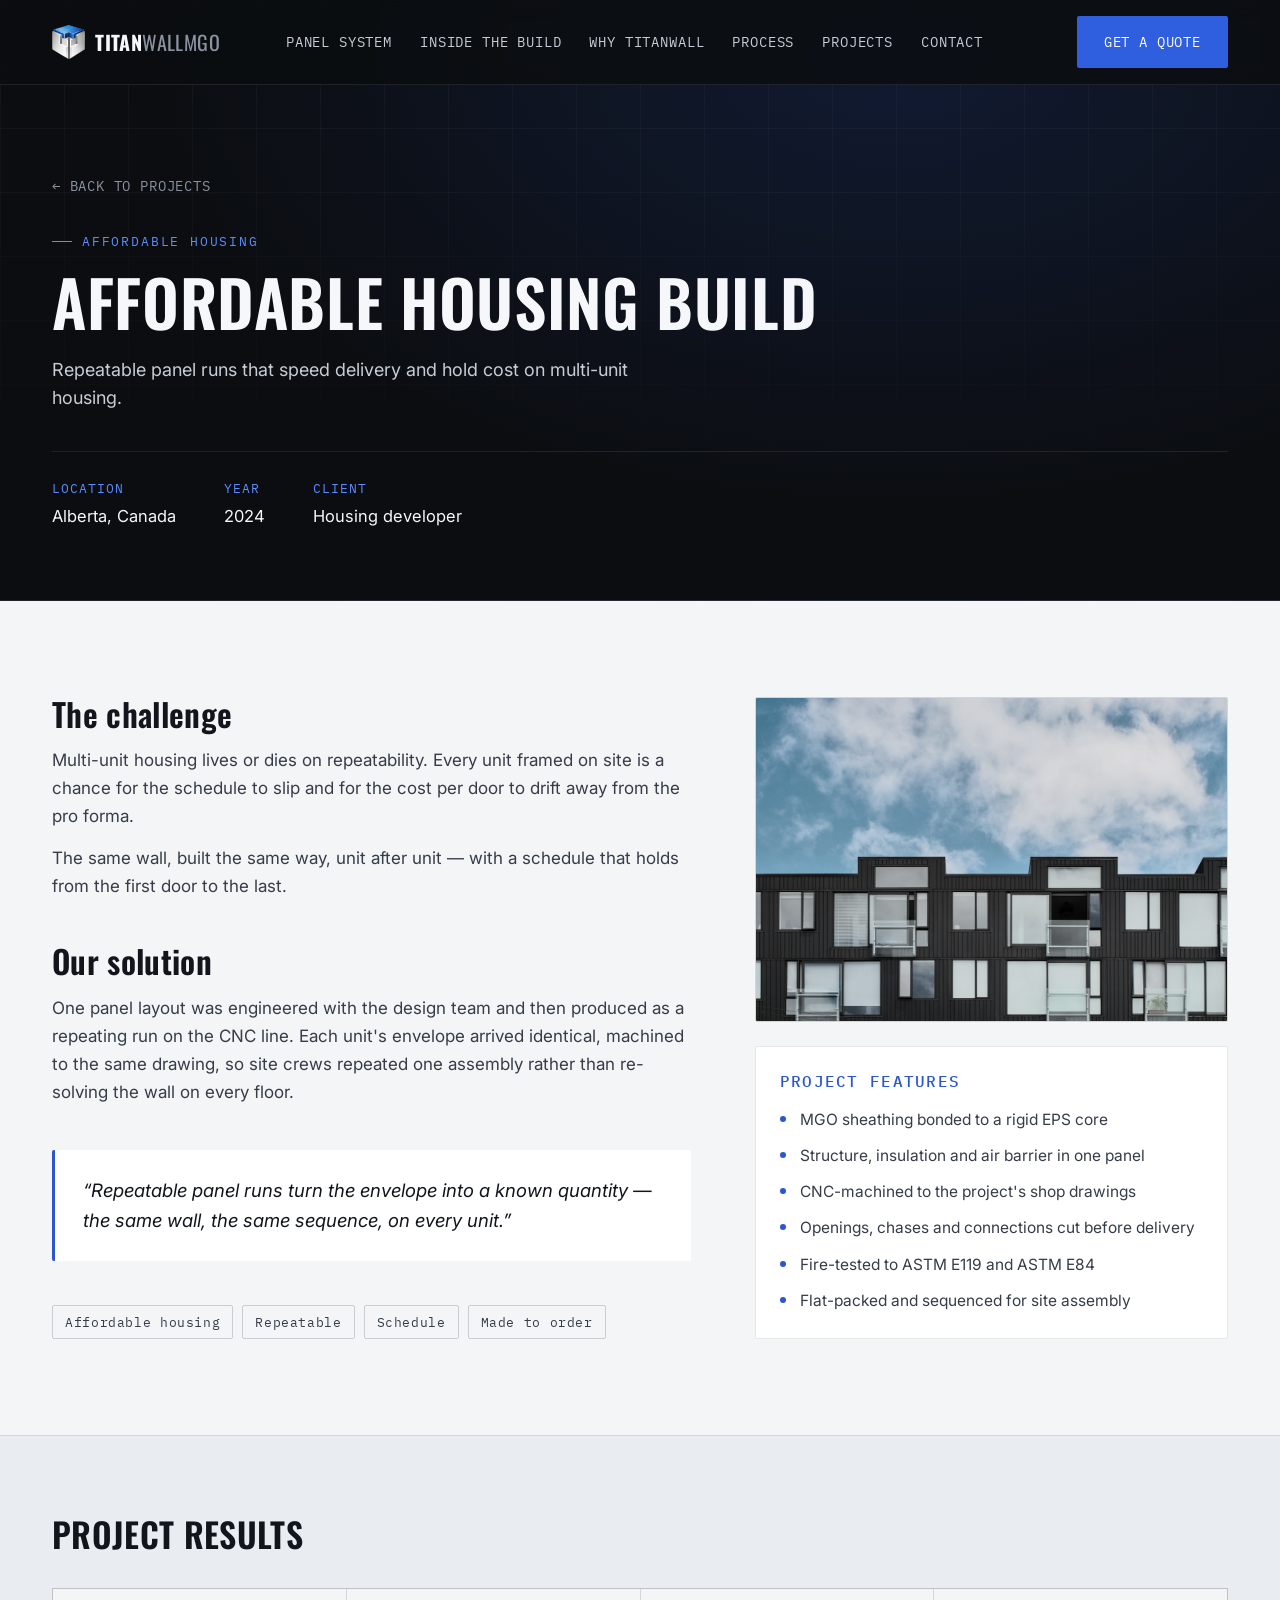
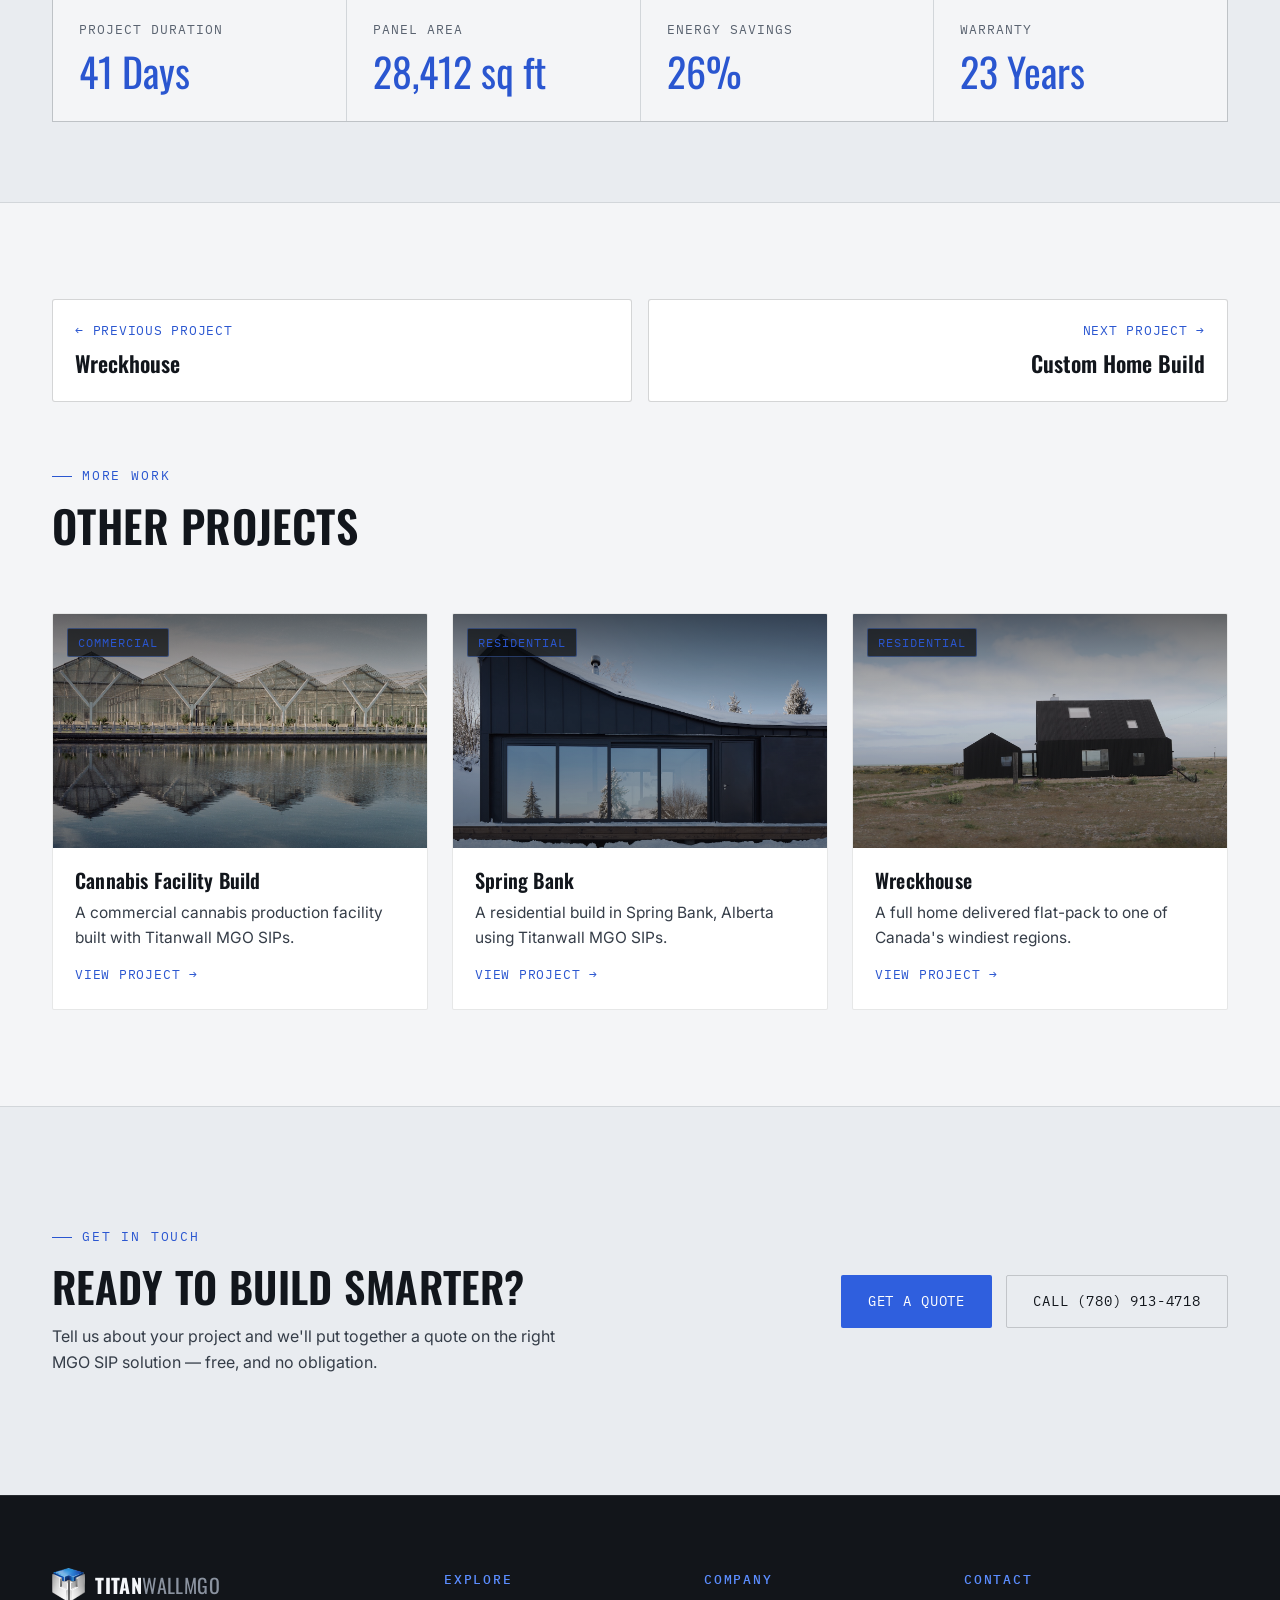
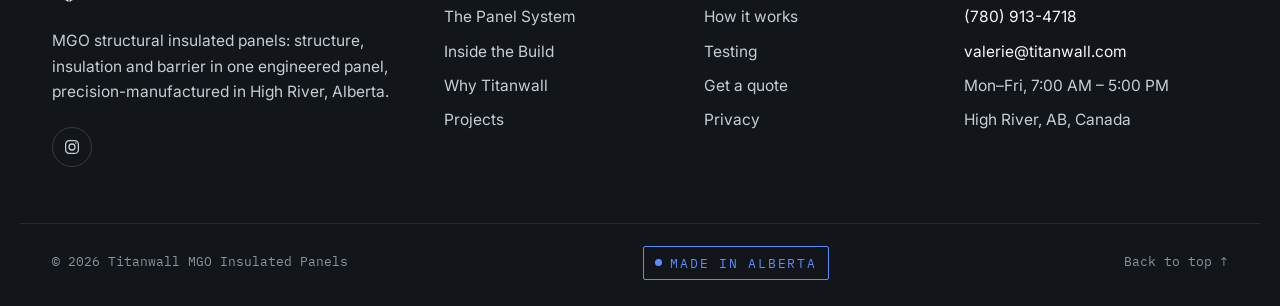
<file: projects/affordable-housing-build.html>
<!DOCTYPE html>
<html lang="en">
<head>
<meta charset="UTF-8">
<meta name="viewport" content="width=device-width, initial-scale=1.0">
<meta name="color-scheme" content="dark">
<title>Affordable Housing Build — Affordable Housing | Titanwall MGO</title>
<meta name="description" content="Repeatable panel runs that speed delivery and hold cost on multi-unit housing.">
<meta property="og:type" content="article">
<meta property="og:title" content="Affordable Housing Build — Affordable Housing | Titanwall MGO">
<meta property="og:description" content="Repeatable panel runs that speed delivery and hold cost on multi-unit housing.">
<meta name="twitter:card" content="summary_large_image">
<link rel="icon" type="image/png" sizes="64x64" href="../assets/favicon-64.png">
<!-- seo:start (maintained by tools/seo.js) -->
<link rel="canonical" href="https://mitchjpeers.github.io/titanwall-site/projects/affordable-housing-build.html">
<meta property="og:site_name" content="Titanwall MGO">
<meta property="og:locale" content="en_CA">
<meta property="og:url" content="https://mitchjpeers.github.io/titanwall-site/projects/affordable-housing-build.html">
<meta property="og:image" content="https://mitchjpeers.github.io/titanwall-site/assets/og-share.jpg">
<meta property="og:image:width" content="1200">
<meta property="og:image:height" content="630">
<meta property="og:image:alt" content="Titanwall MGO: structure, insulation, barrier, one panel">
<meta name="twitter:image" content="https://mitchjpeers.github.io/titanwall-site/assets/og-share.jpg">
<meta name="theme-color" content="#0b0d10">
<link rel="apple-touch-icon" href="../assets/apple-touch-icon.png">
<!-- seo:end -->
<link rel="preconnect" href="https://fonts.googleapis.com">
<link rel="preconnect" href="https://fonts.gstatic.com" crossorigin>
<link href="https://fonts.googleapis.com/css2?family=Oswald:wght@400;500;600;700&family=Inter:wght@400;500;600;700&family=IBM+Plex+Mono:wght@400;500&display=swap" rel="stylesheet">
<link rel="stylesheet" href="../css/site.css?v=701e4a64f8">
</head>
<body>

<a class="skip-link" href="#top">Skip to content</a>

<header>
  <nav>
    <a href="../index.html" class="logo">
      <img class="cube" src="../assets/logo-cube.png" alt="Titanwall MGO logo" width="34" height="34">
      <div><strong>TITAN</strong><span>WALLMGO</span></div>
    </a>
    <ul class="nav-links" id="navLinks">
      <li><a href="../panel-system.html">Panel System</a></li>
      <li><a href="../inside-the-building.html">Inside the Build</a></li>
      <li><a href="../why-titanwall.html">Why Titanwall</a></li>
      <li><a href="../index.html#process">Process</a></li>
      <li><a href="../index.html#projects">Projects</a></li>
      <li><a href="../index.html#contact">Contact</a></li>
      <li><a href="../index.html#contact" class="nav-quote">Get a Quote</a></li>
    </ul>
    <div class="nav-cta">
      <a href="../index.html#contact" class="btn btn-primary">Get a Quote</a>
      <button class="nav-toggle" id="navToggle" aria-label="Toggle menu" aria-expanded="false">
        <svg width="22" height="22" viewBox="0 0 24 24" fill="none" stroke="currentColor" stroke-width="2"><line x1="3" y1="6" x2="21" y2="6"/><line x1="3" y1="12" x2="21" y2="12"/><line x1="3" y1="18" x2="21" y2="18"/></svg>
      </button>
    </div>
  </nav>
</header>

<main id="top">

  <section class="proj-hero">
    <div class="blueprint-grid" aria-hidden="true"></div>
    <div class="container">
      <a class="back-link" href="../index.html#projects">&#8592; Back to projects</a>
      <div class="eyebrow">Affordable Housing</div>
      <h1>Affordable Housing Build</h1>
      <p class="proj-lede">Repeatable panel runs that speed delivery and hold cost on multi-unit housing.</p>
      <dl class="proj-meta">
        <div><dt>Location</dt><dd>Alberta, Canada</dd></div>
        <div><dt>Year</dt><dd>2024</dd></div>
        <div><dt>Client</dt><dd>Housing developer</dd></div>
      </dl>
    </div>
  </section>

  <section class="proj-body">
    <div class="container proj-cols">
      <div class="proj-main">
        <div class="reveal">
          <h2>The challenge</h2>
          <p>Multi-unit housing lives or dies on repeatability. Every unit framed on site is a chance for the schedule to slip and for the cost per door to drift away from the pro forma.</p>
          <p>The same wall, built the same way, unit after unit — with a schedule that holds from the first door to the last.</p>
        </div>
        <div class="reveal">
          <h2>Our solution</h2>
          <p>One panel layout was engineered with the design team and then produced as a repeating run on the CNC line. Each unit's envelope arrived identical, machined to the same drawing, so site crews repeated one assembly rather than re-solving the wall on every floor.</p>
        </div>
        <blockquote class="proj-quote reveal">
          <p>Repeatable panel runs turn the envelope into a known quantity — the same wall, the same sequence, on every unit.</p>
        </blockquote>
        <div class="proj-tags reveal">
          <span class="proj-tag">Affordable housing</span>
          <span class="proj-tag">Repeatable</span>
          <span class="proj-tag">Schedule</span>
          <span class="proj-tag">Made to order</span>
        </div>
      </div>

      <aside class="proj-side">
        <div class="proj-photo-lg reveal">
          <img src="../assets/proj-affordable-housing-build.jpg" alt="Affordable Housing Build — affordable housing build using Titanwall MGO SIPs" loading="lazy">
        </div>
        <div class="proj-feats reveal">
          <h3>Project features</h3>
          <ul>
            <li>MGO sheathing bonded to a rigid EPS core</li>
            <li>Structure, insulation and air barrier in one panel</li>
            <li>CNC-machined to the project's shop drawings</li>
            <li>Openings, chases and connections cut before delivery</li>
            <li>Fire-tested to ASTM E119 and ASTM E84</li>
            <li>Flat-packed and sequenced for site assembly</li>
          </ul>
        </div>
      </aside>
    </div>
  </section>

  <section class="proj-results" aria-labelledby="results-h">
    <div class="container">
      <h2 id="results-h" class="reveal">Project results</h2>
      <div class="results-grid">
        <div class="result reveal">
          <div class="r-k">Project duration</div>
          <div class="r-v" data-count-to="46" data-suffix=" Days">0 Days</div>
        </div>
        <div class="result reveal">
          <div class="r-k">Panel area</div>
          <div class="r-v" data-count-to="31500" data-suffix=" sq ft">0 sq ft</div>
        </div>
        <div class="result reveal">
          <div class="r-k">Energy savings</div>
          <div class="r-v" data-count-to="29" data-suffix="%">0%</div>
        </div>
        <div class="result reveal">
          <div class="r-k">Warranty</div>
          <div class="r-v" data-count-to="25" data-suffix=" Years">0 Years</div>
        </div>
      </div>
    </div>
  </section>

  <section class="proj-more">
    <div class="container">
      <nav class="proj-pager" aria-label="Browse projects">
        <a class="pp pp-prev" href="wreckhouse.html" rel="prev"><span class="pp-dir">&#8592; Previous project</span><span class="pp-title">Wreckhouse</span></a>
        <a class="pp pp-next" href="custom-home-build.html" rel="next"><span class="pp-dir">Next project &#8594;</span><span class="pp-title">Custom Home Build</span></a>
      </nav>
      <div class="section-head reveal">
        <div class="eyebrow">More work</div>
        <h2>Other projects</h2>
      </div>
      <div class="projects-grid">
        <a class="project-card reveal" href="cannabis-facility-build.html">
          <div class="project-plate">
            <span class="project-cat">Commercial</span>
            <img src="../assets/proj-cannabis-facility-build.jpg" alt="" loading="lazy">
          </div>
          <div class="project-body">
            <h3>Cannabis Facility Build</h3>
            <p>A commercial cannabis production facility built with Titanwall MGO SIPs.</p>
            <span class="project-link">View project &#8594;</span>
          </div>
        </a>
        <a class="project-card reveal" href="spring-bank.html">
          <div class="project-plate">
            <span class="project-cat">Residential</span>
            <img src="../assets/proj-spring-bank.jpg" alt="" loading="lazy">
          </div>
          <div class="project-body">
            <h3>Spring Bank</h3>
            <p>A residential build in Spring Bank, Alberta using Titanwall MGO SIPs.</p>
            <span class="project-link">View project &#8594;</span>
          </div>
        </a>
        <a class="project-card reveal" href="wreckhouse.html">
          <div class="project-plate">
            <span class="project-cat">Residential</span>
            <img src="../assets/proj-wreckhouse.jpg" alt="" loading="lazy">
          </div>
          <div class="project-body">
            <h3>Wreckhouse</h3>
            <p>A full home delivered flat-pack to one of Canada's windiest regions.</p>
            <span class="project-link">View project &#8594;</span>
          </div>
        </a>
      </div>
    </div>
  </section>

  <section class="contact" aria-labelledby="cta-h">
    <div class="container proj-cta">
      <div class="reveal">
        <div class="eyebrow">Get in touch</div>
        <h2 id="cta-h">Ready to build smarter?</h2>
        <p>Tell us about your project and we'll put together a quote on the right MGO SIP solution — free, and no obligation.</p>
      </div>
      <div class="proj-cta-actions reveal">
        <a href="../index.html#contact" class="btn btn-primary">Get a Quote</a>
        <a href="tel:+17809134718" class="btn btn-outline">Call (780) 913-4718</a>
      </div>
    </div>
  </section>

</main>

<footer class="site-footer">
  <div class="container footer-grid">
    <div class="f-brand">
      <a href="../index.html" class="logo">
        <img class="cube" src="../assets/logo-cube.png" alt="Titanwall MGO logo" width="34" height="34">
        <div><strong>TITAN</strong><span>WALLMGO</span></div>
      </a>
      <p>MGO structural insulated panels: structure, insulation and barrier in one engineered panel, precision-manufactured in High River, Alberta.</p>
      <a class="f-social" href="https://www.instagram.com/titanwalltechnologies/" target="_blank" rel="noopener" aria-label="Titanwall on Instagram (opens in a new tab)">
        <svg viewBox="0 0 24 24" aria-hidden="true"><rect x="3.5" y="3.5" width="17" height="17" rx="5"/><circle cx="12" cy="12" r="4"/><circle cx="17.2" cy="6.8" r="1" class="dotfill"/></svg>
      </a>
    </div>
    <div class="f-col">
      <h2 class="f-h">Explore</h2>
      <ul>
        <li><a href="../panel-system.html">The Panel System</a></li>
        <li><a href="../inside-the-building.html">Inside the Build</a></li>
        <li><a href="../why-titanwall.html">Why Titanwall</a></li>
        <li><a href="../index.html#projects">Projects</a></li>
      </ul>
    </div>
    <div class="f-col">
      <h2 class="f-h">Company</h2>
      <ul>
        <li><a href="../index.html#process">How it works</a></li>
        <li><a href="../index.html#tested">Testing</a></li>
        <li><a href="../index.html#contact">Get a quote</a></li>
        <li><a href="../privacy.html">Privacy</a></li>
      </ul>
    </div>
    <div class="f-col">
      <h2 class="f-h">Contact</h2>
      <ul class="f-contact">
        <li><a href="tel:+17809134718">(780) 913-4718</a></li>
        <li><a href="mailto:valerie@titanwall.com">valerie@titanwall.com</a></li>
        <li>Mon&ndash;Fri, 7:00 AM &ndash; 5:00 PM</li>
        <li>High River, AB, Canada</li>
      </ul>
    </div>
  </div>
  <div class="container footer-bottom">
    <span>&copy; 2026 Titanwall MGO Insulated Panels</span>
    <span class="made-ab">Made in Alberta</span>
    <a href="#top">Back to top &#8593;</a>
  </div>
</footer>

<script src="../js/site.js?v=c690dc6729"></script>
</body>
</html>
</file>
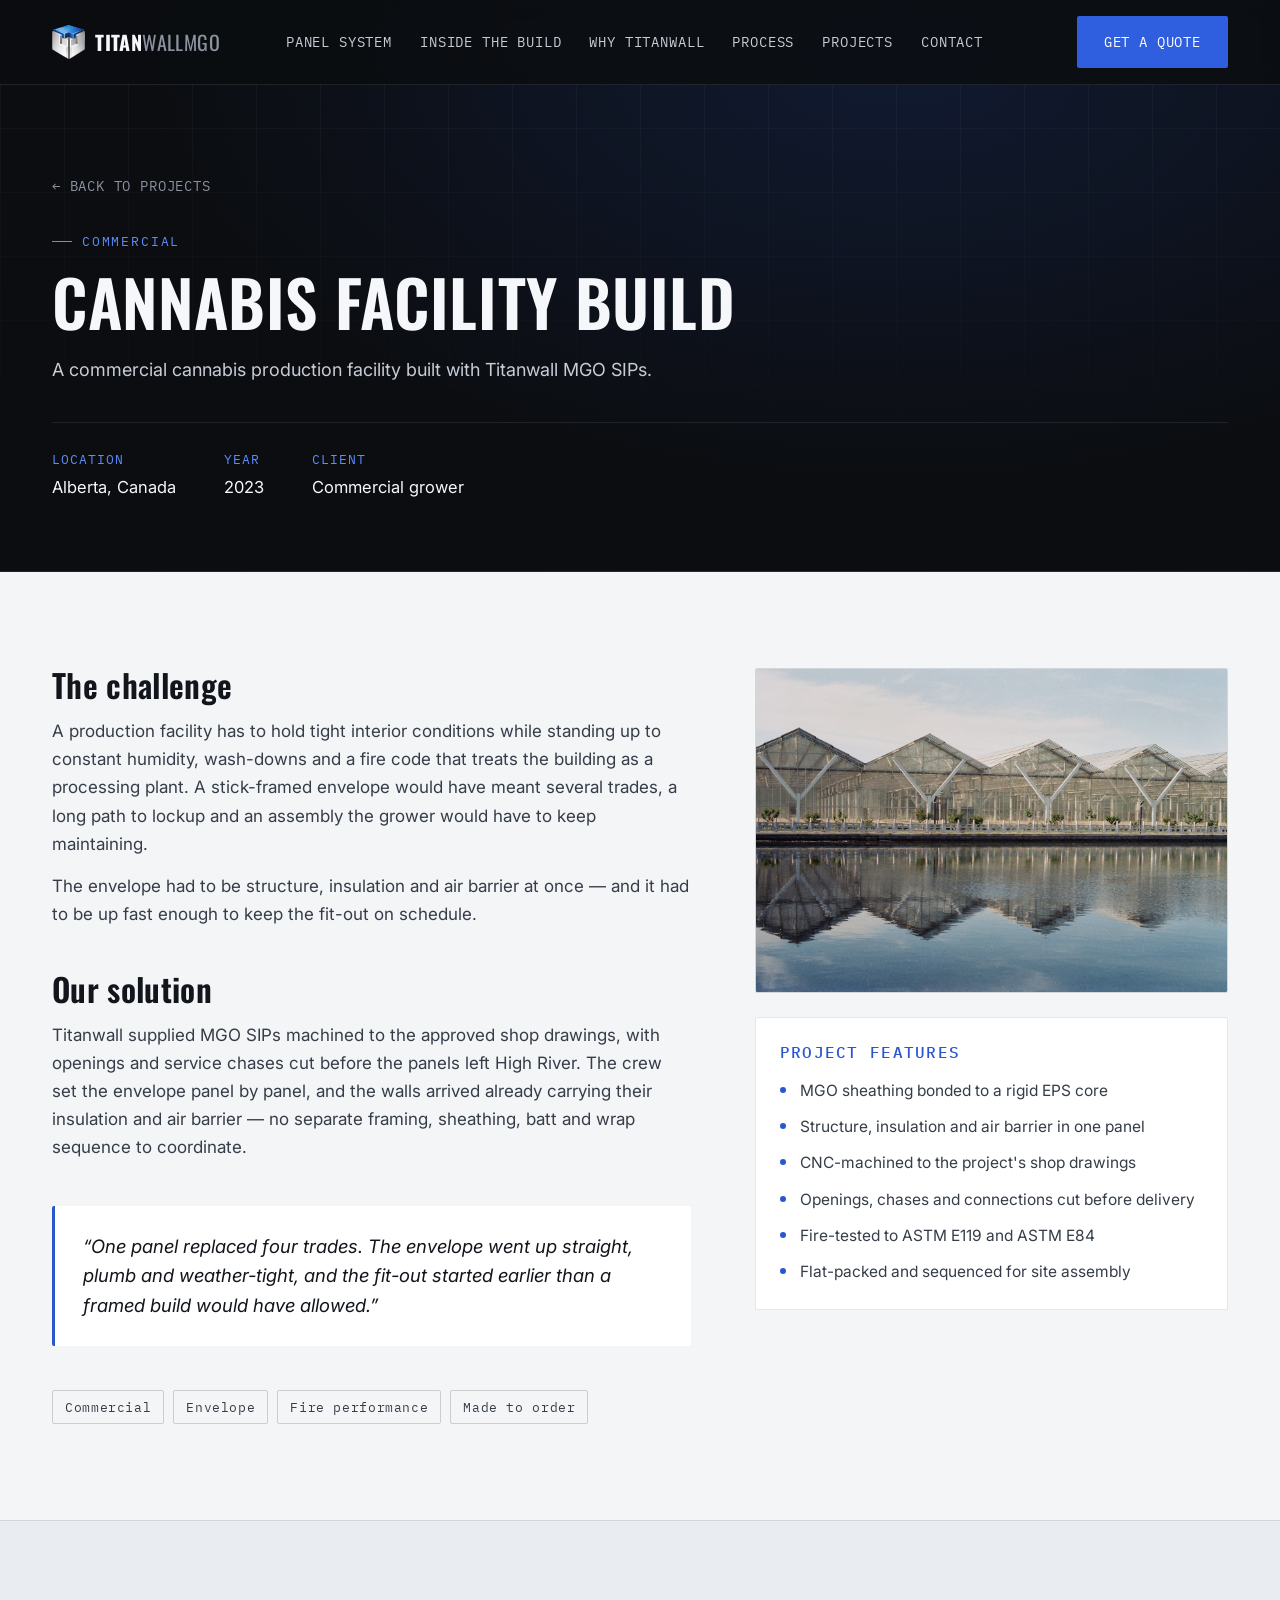
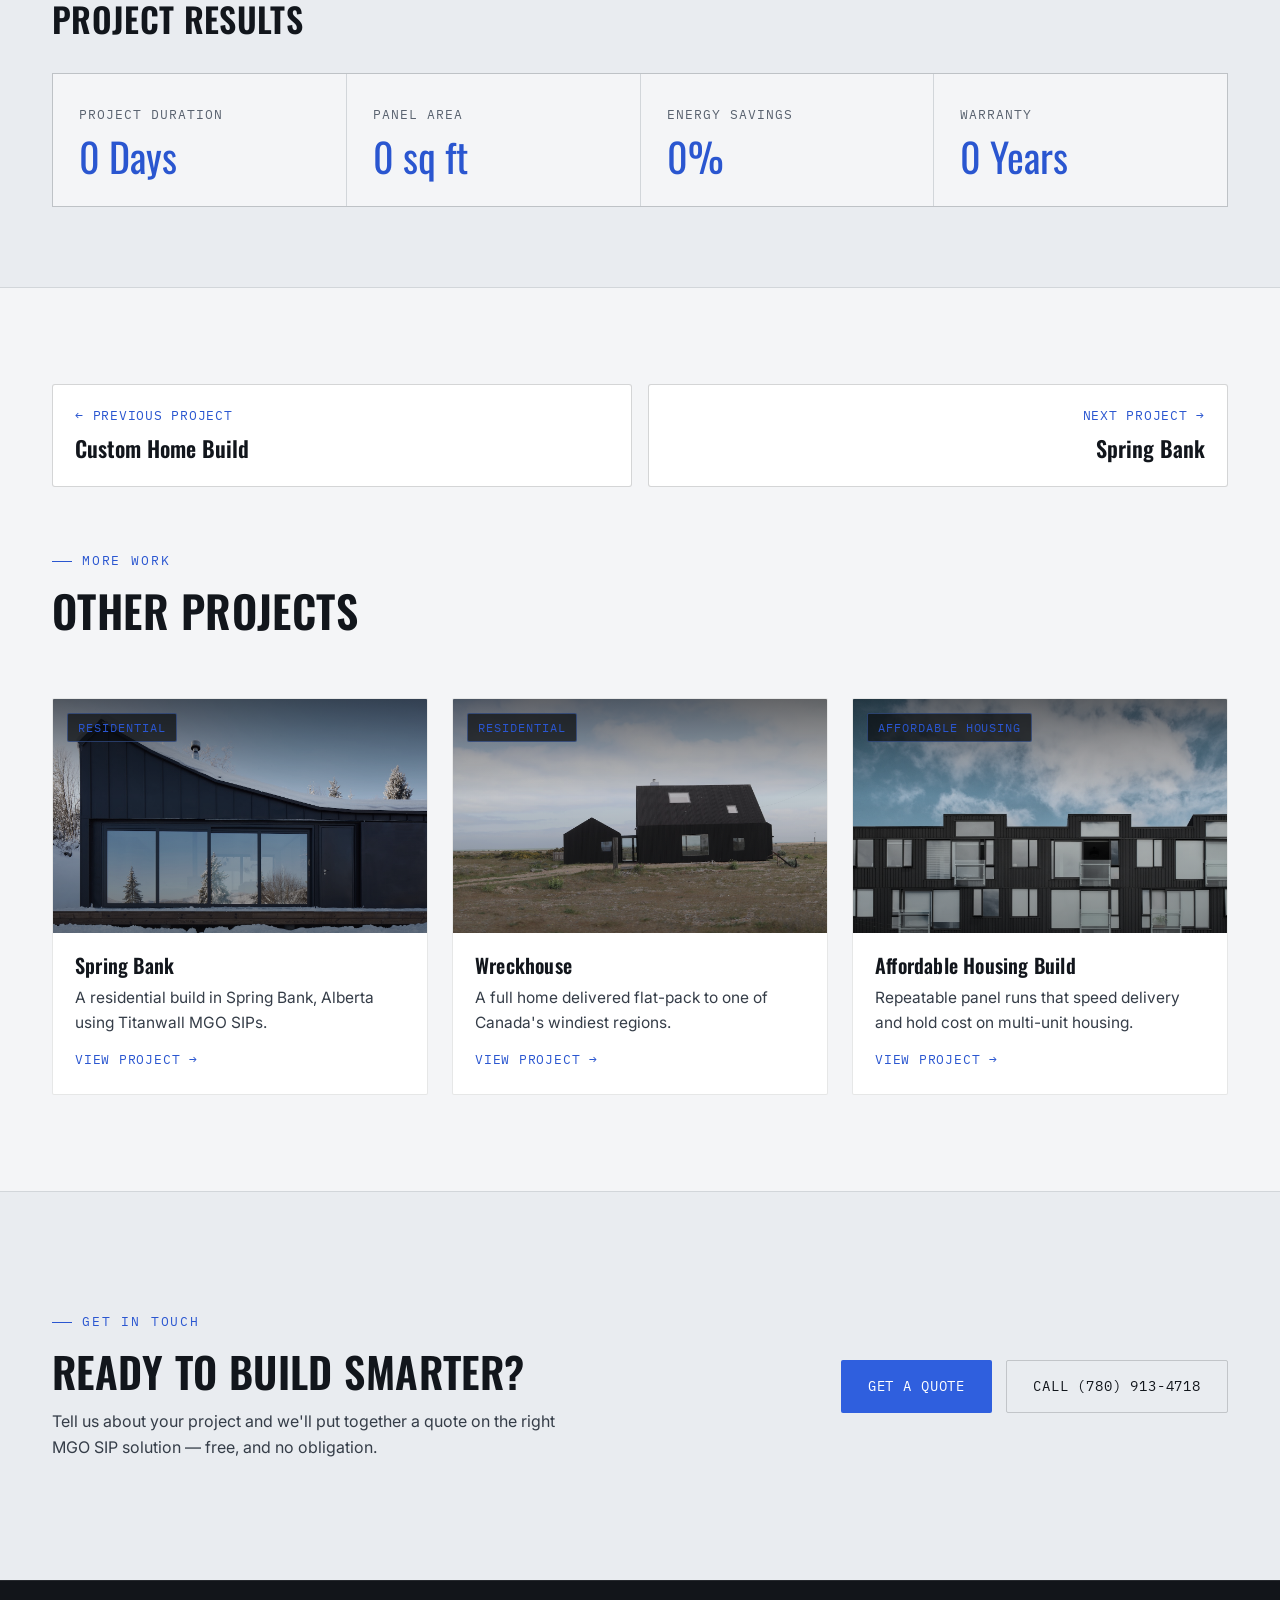
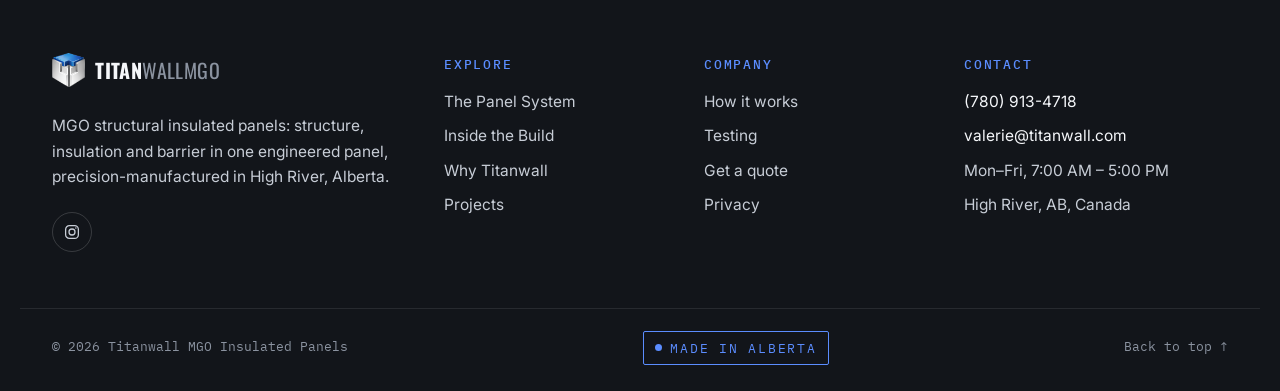
<file: projects/cannabis-facility-build.html>
<!DOCTYPE html>
<html lang="en">
<head>
<meta charset="UTF-8">
<meta name="viewport" content="width=device-width, initial-scale=1.0">
<meta name="color-scheme" content="dark">
<title>Cannabis Facility Build — Commercial | Titanwall MGO</title>
<meta name="description" content="A commercial cannabis production facility built with Titanwall MGO SIPs.">
<meta property="og:type" content="article">
<meta property="og:title" content="Cannabis Facility Build — Commercial | Titanwall MGO">
<meta property="og:description" content="A commercial cannabis production facility built with Titanwall MGO SIPs.">
<meta name="twitter:card" content="summary_large_image">
<link rel="icon" type="image/png" sizes="64x64" href="../assets/favicon-64.png">
<!-- seo:start (maintained by tools/seo.js) -->
<link rel="canonical" href="https://mitchjpeers.github.io/titanwall-site/projects/cannabis-facility-build.html">
<meta property="og:site_name" content="Titanwall MGO">
<meta property="og:locale" content="en_CA">
<meta property="og:url" content="https://mitchjpeers.github.io/titanwall-site/projects/cannabis-facility-build.html">
<meta property="og:image" content="https://mitchjpeers.github.io/titanwall-site/assets/og-share.jpg">
<meta property="og:image:width" content="1200">
<meta property="og:image:height" content="630">
<meta property="og:image:alt" content="Titanwall MGO: structure, insulation, barrier, one panel">
<meta name="twitter:image" content="https://mitchjpeers.github.io/titanwall-site/assets/og-share.jpg">
<meta name="theme-color" content="#0b0d10">
<link rel="apple-touch-icon" href="../assets/apple-touch-icon.png">
<!-- seo:end -->
<link rel="preconnect" href="https://fonts.googleapis.com">
<link rel="preconnect" href="https://fonts.gstatic.com" crossorigin>
<link href="https://fonts.googleapis.com/css2?family=Oswald:wght@400;500;600;700&family=Inter:wght@400;500;600;700&family=IBM+Plex+Mono:wght@400;500&display=swap" rel="stylesheet">
<link rel="stylesheet" href="../css/site.css?v=701e4a64f8">
</head>
<body>

<a class="skip-link" href="#top">Skip to content</a>

<header>
  <nav>
    <a href="../index.html" class="logo">
      <img class="cube" src="../assets/logo-cube.png" alt="Titanwall MGO logo" width="34" height="34">
      <div><strong>TITAN</strong><span>WALLMGO</span></div>
    </a>
    <ul class="nav-links" id="navLinks">
      <li><a href="../panel-system.html">Panel System</a></li>
      <li><a href="../inside-the-building.html">Inside the Build</a></li>
      <li><a href="../why-titanwall.html">Why Titanwall</a></li>
      <li><a href="../index.html#process">Process</a></li>
      <li><a href="../index.html#projects">Projects</a></li>
      <li><a href="../index.html#contact">Contact</a></li>
      <li><a href="../index.html#contact" class="nav-quote">Get a Quote</a></li>
    </ul>
    <div class="nav-cta">
      <a href="../index.html#contact" class="btn btn-primary">Get a Quote</a>
      <button class="nav-toggle" id="navToggle" aria-label="Toggle menu" aria-expanded="false">
        <svg width="22" height="22" viewBox="0 0 24 24" fill="none" stroke="currentColor" stroke-width="2"><line x1="3" y1="6" x2="21" y2="6"/><line x1="3" y1="12" x2="21" y2="12"/><line x1="3" y1="18" x2="21" y2="18"/></svg>
      </button>
    </div>
  </nav>
</header>

<main id="top">

  <section class="proj-hero">
    <div class="blueprint-grid" aria-hidden="true"></div>
    <div class="container">
      <a class="back-link" href="../index.html#projects">&#8592; Back to projects</a>
      <div class="eyebrow">Commercial</div>
      <h1>Cannabis Facility Build</h1>
      <p class="proj-lede">A commercial cannabis production facility built with Titanwall MGO SIPs.</p>
      <dl class="proj-meta">
        <div><dt>Location</dt><dd>Alberta, Canada</dd></div>
        <div><dt>Year</dt><dd>2023</dd></div>
        <div><dt>Client</dt><dd>Commercial grower</dd></div>
      </dl>
    </div>
  </section>

  <section class="proj-body">
    <div class="container proj-cols">
      <div class="proj-main">
        <div class="reveal">
          <h2>The challenge</h2>
          <p>A production facility has to hold tight interior conditions while standing up to constant humidity, wash-downs and a fire code that treats the building as a processing plant. A stick-framed envelope would have meant several trades, a long path to lockup and an assembly the grower would have to keep maintaining.</p>
          <p>The envelope had to be structure, insulation and air barrier at once — and it had to be up fast enough to keep the fit-out on schedule.</p>
        </div>
        <div class="reveal">
          <h2>Our solution</h2>
          <p>Titanwall supplied MGO SIPs machined to the approved shop drawings, with openings and service chases cut before the panels left High River. The crew set the envelope panel by panel, and the walls arrived already carrying their insulation and air barrier — no separate framing, sheathing, batt and wrap sequence to coordinate.</p>
        </div>
        <blockquote class="proj-quote reveal">
          <p>One panel replaced four trades. The envelope went up straight, plumb and weather-tight, and the fit-out started earlier than a framed build would have allowed.</p>
        </blockquote>
        <div class="proj-tags reveal">
          <span class="proj-tag">Commercial</span>
          <span class="proj-tag">Envelope</span>
          <span class="proj-tag">Fire performance</span>
          <span class="proj-tag">Made to order</span>
        </div>
      </div>

      <aside class="proj-side">
        <div class="proj-photo-lg reveal">
          <img src="../assets/proj-cannabis-facility-build.jpg" alt="Cannabis Facility Build — commercial build using Titanwall MGO SIPs" loading="lazy">
        </div>
        <div class="proj-feats reveal">
          <h3>Project features</h3>
          <ul>
            <li>MGO sheathing bonded to a rigid EPS core</li>
            <li>Structure, insulation and air barrier in one panel</li>
            <li>CNC-machined to the project's shop drawings</li>
            <li>Openings, chases and connections cut before delivery</li>
            <li>Fire-tested to ASTM E119 and ASTM E84</li>
            <li>Flat-packed and sequenced for site assembly</li>
          </ul>
        </div>
      </aside>
    </div>
  </section>

  <section class="proj-results" aria-labelledby="results-h">
    <div class="container">
      <h2 id="results-h" class="reveal">Project results</h2>
      <div class="results-grid">
        <div class="result reveal">
          <div class="r-k">Project duration</div>
          <div class="r-v" data-count-to="34" data-suffix=" Days">0 Days</div>
        </div>
        <div class="result reveal">
          <div class="r-k">Panel area</div>
          <div class="r-v" data-count-to="24600" data-suffix=" sq ft">0 sq ft</div>
        </div>
        <div class="result reveal">
          <div class="r-k">Energy savings</div>
          <div class="r-v" data-count-to="38" data-suffix="%">0%</div>
        </div>
        <div class="result reveal">
          <div class="r-k">Warranty</div>
          <div class="r-v" data-count-to="25" data-suffix=" Years">0 Years</div>
        </div>
      </div>
    </div>
  </section>

  <section class="proj-more">
    <div class="container">
      <nav class="proj-pager" aria-label="Browse projects">
        <a class="pp pp-prev" href="custom-home-build.html" rel="prev"><span class="pp-dir">&#8592; Previous project</span><span class="pp-title">Custom Home Build</span></a>
        <a class="pp pp-next" href="spring-bank.html" rel="next"><span class="pp-dir">Next project &#8594;</span><span class="pp-title">Spring Bank</span></a>
      </nav>
      <div class="section-head reveal">
        <div class="eyebrow">More work</div>
        <h2>Other projects</h2>
      </div>
      <div class="projects-grid">
        <a class="project-card reveal" href="spring-bank.html">
          <div class="project-plate">
            <span class="project-cat">Residential</span>
            <img src="../assets/proj-spring-bank.jpg" alt="" loading="lazy">
          </div>
          <div class="project-body">
            <h3>Spring Bank</h3>
            <p>A residential build in Spring Bank, Alberta using Titanwall MGO SIPs.</p>
            <span class="project-link">View project &#8594;</span>
          </div>
        </a>
        <a class="project-card reveal" href="wreckhouse.html">
          <div class="project-plate">
            <span class="project-cat">Residential</span>
            <img src="../assets/proj-wreckhouse.jpg" alt="" loading="lazy">
          </div>
          <div class="project-body">
            <h3>Wreckhouse</h3>
            <p>A full home delivered flat-pack to one of Canada's windiest regions.</p>
            <span class="project-link">View project &#8594;</span>
          </div>
        </a>
        <a class="project-card reveal" href="affordable-housing-build.html">
          <div class="project-plate">
            <span class="project-cat">Affordable Housing</span>
            <img src="../assets/proj-affordable-housing-build.jpg" alt="" loading="lazy">
          </div>
          <div class="project-body">
            <h3>Affordable Housing Build</h3>
            <p>Repeatable panel runs that speed delivery and hold cost on multi-unit housing.</p>
            <span class="project-link">View project &#8594;</span>
          </div>
        </a>
      </div>
    </div>
  </section>

  <section class="contact" aria-labelledby="cta-h">
    <div class="container proj-cta">
      <div class="reveal">
        <div class="eyebrow">Get in touch</div>
        <h2 id="cta-h">Ready to build smarter?</h2>
        <p>Tell us about your project and we'll put together a quote on the right MGO SIP solution — free, and no obligation.</p>
      </div>
      <div class="proj-cta-actions reveal">
        <a href="../index.html#contact" class="btn btn-primary">Get a Quote</a>
        <a href="tel:+17809134718" class="btn btn-outline">Call (780) 913-4718</a>
      </div>
    </div>
  </section>

</main>

<footer class="site-footer">
  <div class="container footer-grid">
    <div class="f-brand">
      <a href="../index.html" class="logo">
        <img class="cube" src="../assets/logo-cube.png" alt="Titanwall MGO logo" width="34" height="34">
        <div><strong>TITAN</strong><span>WALLMGO</span></div>
      </a>
      <p>MGO structural insulated panels: structure, insulation and barrier in one engineered panel, precision-manufactured in High River, Alberta.</p>
      <a class="f-social" href="https://www.instagram.com/titanwalltechnologies/" target="_blank" rel="noopener" aria-label="Titanwall on Instagram (opens in a new tab)">
        <svg viewBox="0 0 24 24" aria-hidden="true"><rect x="3.5" y="3.5" width="17" height="17" rx="5"/><circle cx="12" cy="12" r="4"/><circle cx="17.2" cy="6.8" r="1" class="dotfill"/></svg>
      </a>
    </div>
    <div class="f-col">
      <h2 class="f-h">Explore</h2>
      <ul>
        <li><a href="../panel-system.html">The Panel System</a></li>
        <li><a href="../inside-the-building.html">Inside the Build</a></li>
        <li><a href="../why-titanwall.html">Why Titanwall</a></li>
        <li><a href="../index.html#projects">Projects</a></li>
      </ul>
    </div>
    <div class="f-col">
      <h2 class="f-h">Company</h2>
      <ul>
        <li><a href="../index.html#process">How it works</a></li>
        <li><a href="../index.html#tested">Testing</a></li>
        <li><a href="../index.html#contact">Get a quote</a></li>
        <li><a href="../privacy.html">Privacy</a></li>
      </ul>
    </div>
    <div class="f-col">
      <h2 class="f-h">Contact</h2>
      <ul class="f-contact">
        <li><a href="tel:+17809134718">(780) 913-4718</a></li>
        <li><a href="mailto:valerie@titanwall.com">valerie@titanwall.com</a></li>
        <li>Mon&ndash;Fri, 7:00 AM &ndash; 5:00 PM</li>
        <li>High River, AB, Canada</li>
      </ul>
    </div>
  </div>
  <div class="container footer-bottom">
    <span>&copy; 2026 Titanwall MGO Insulated Panels</span>
    <span class="made-ab">Made in Alberta</span>
    <a href="#top">Back to top &#8593;</a>
  </div>
</footer>

<script src="../js/site.js?v=c690dc6729"></script>
</body>
</html>
</file>
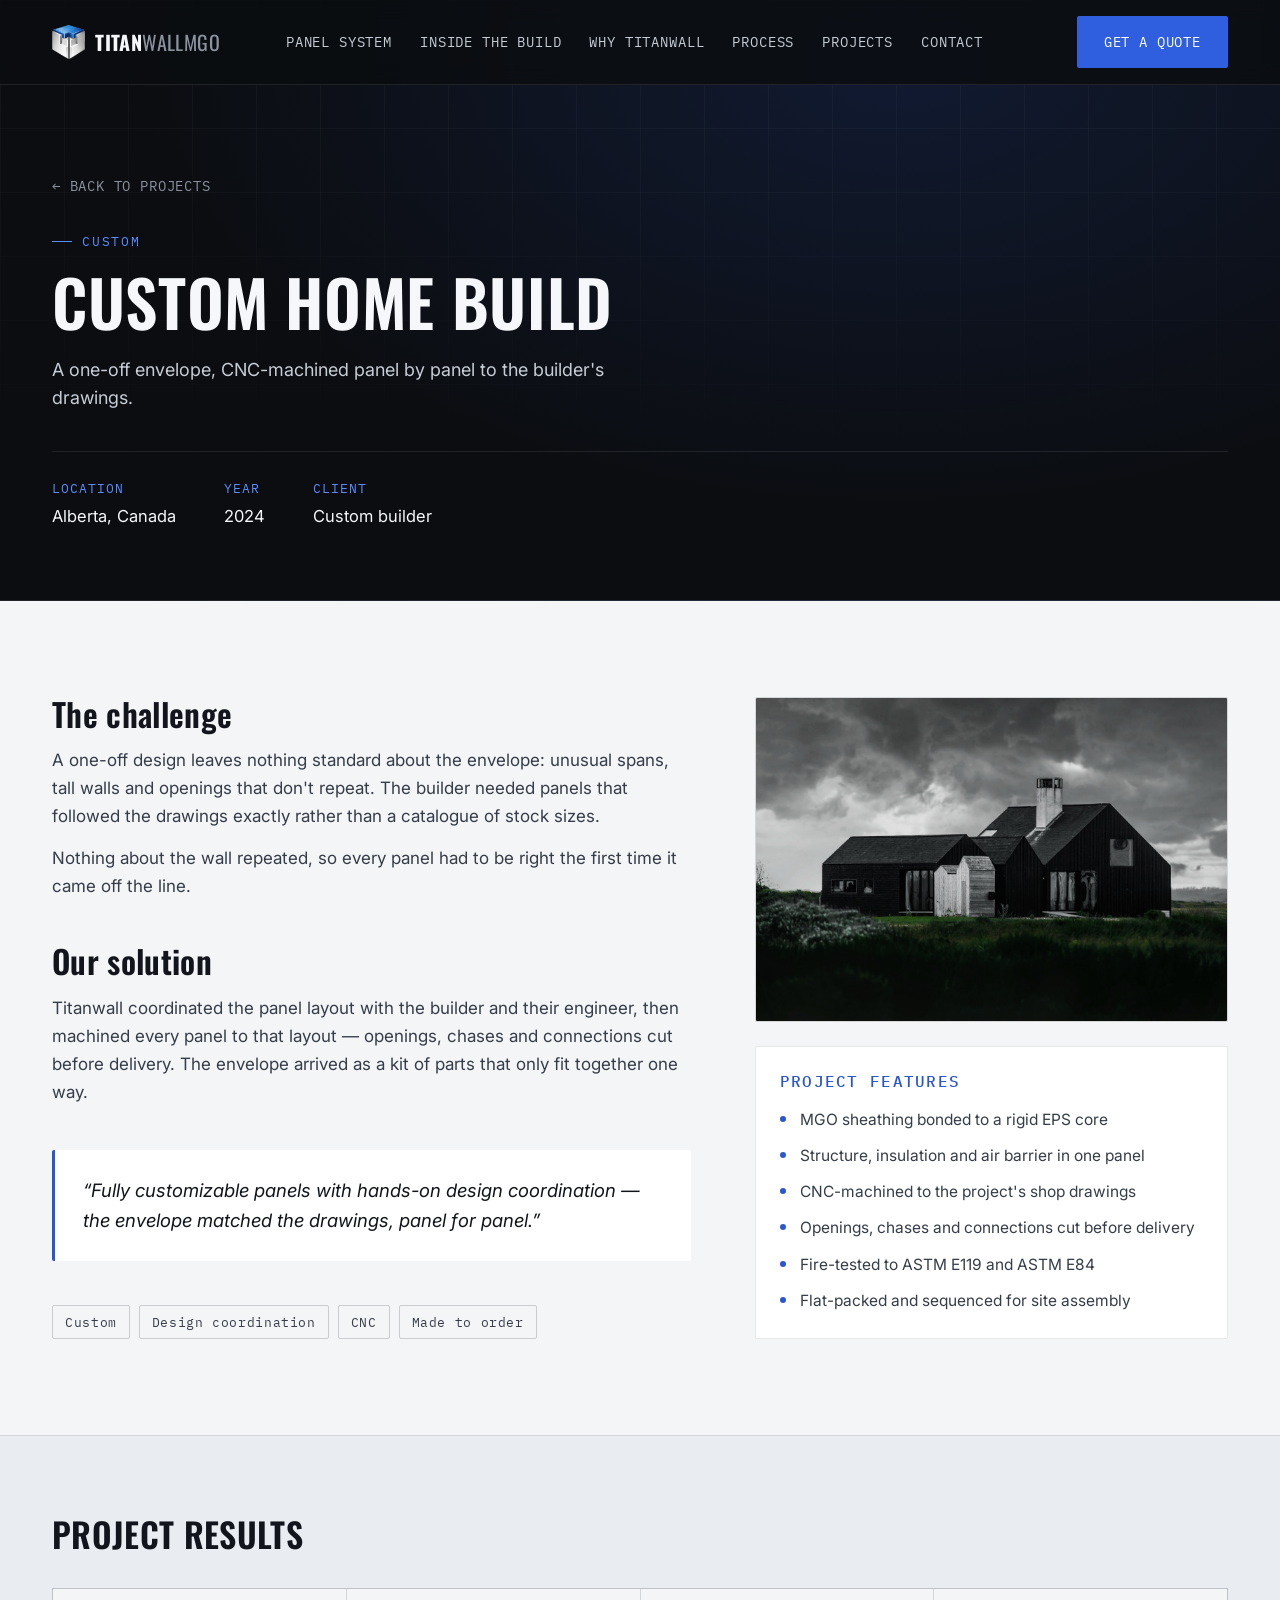
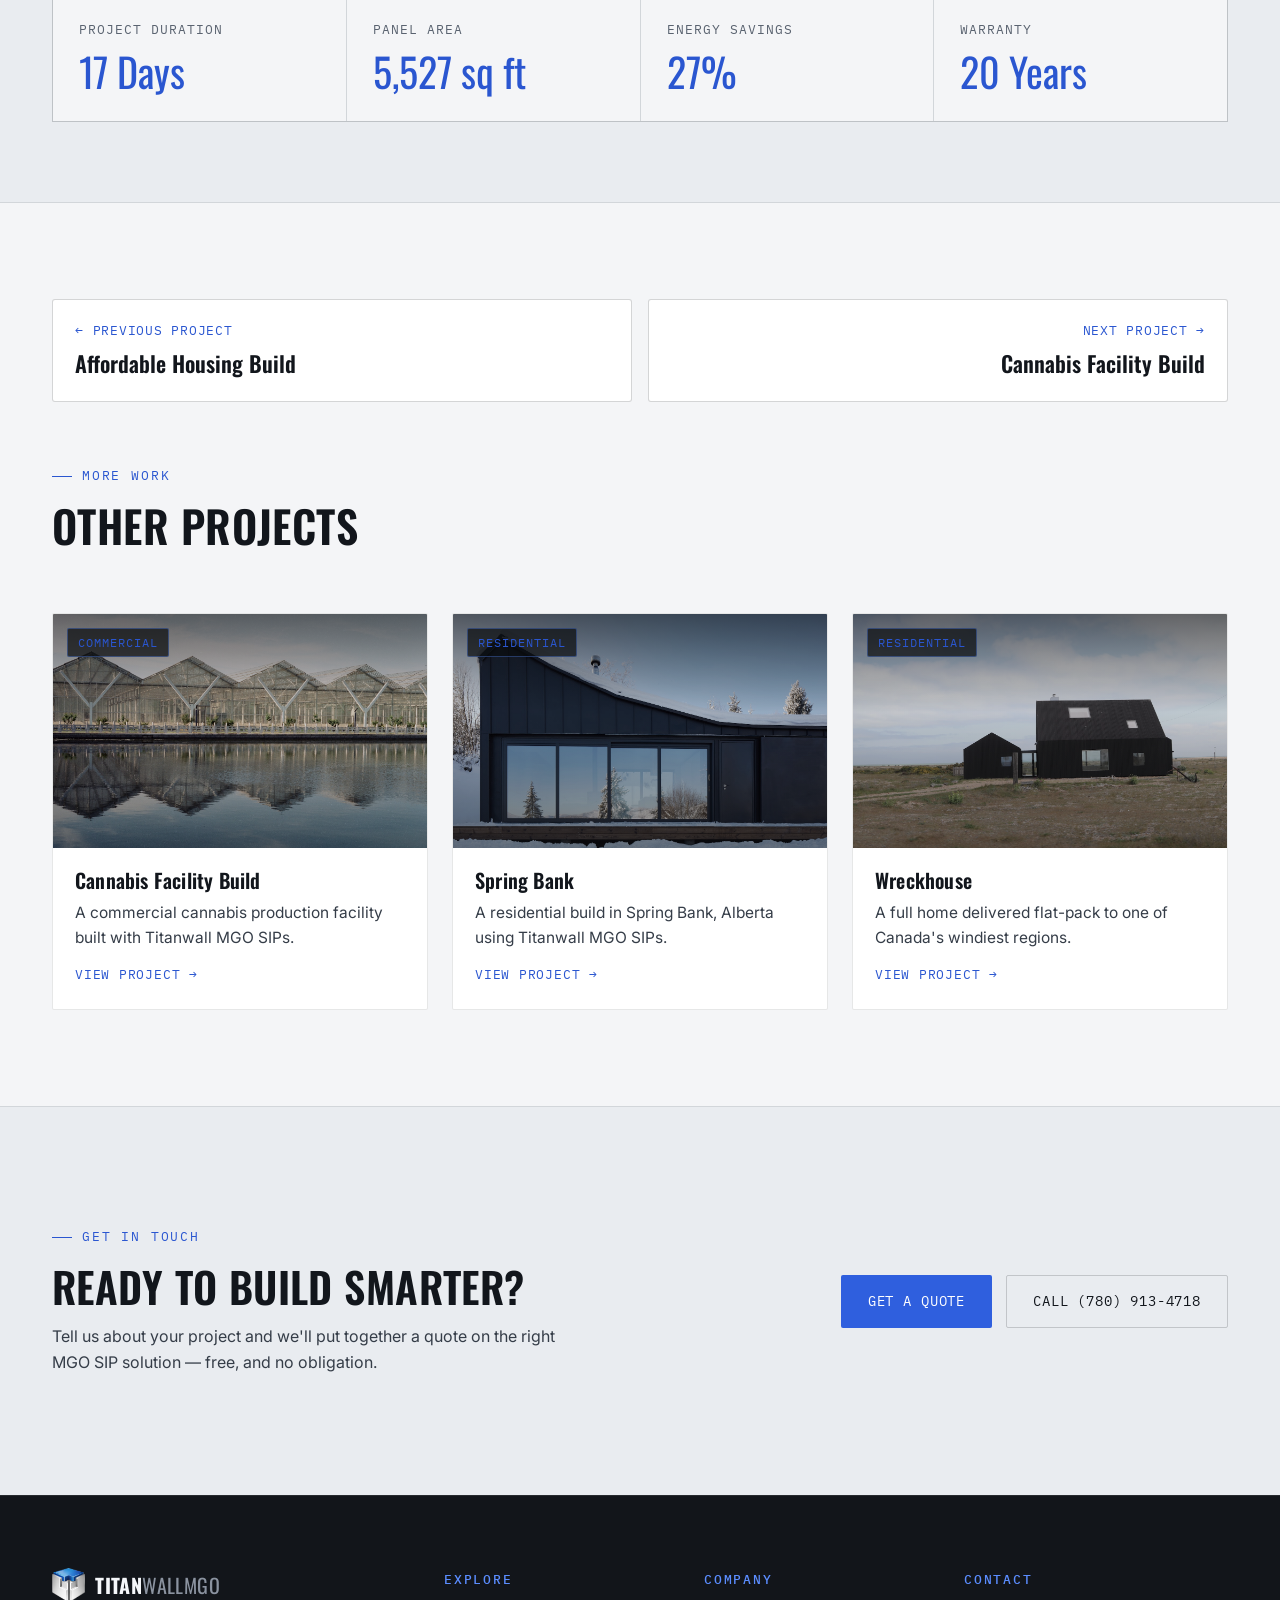
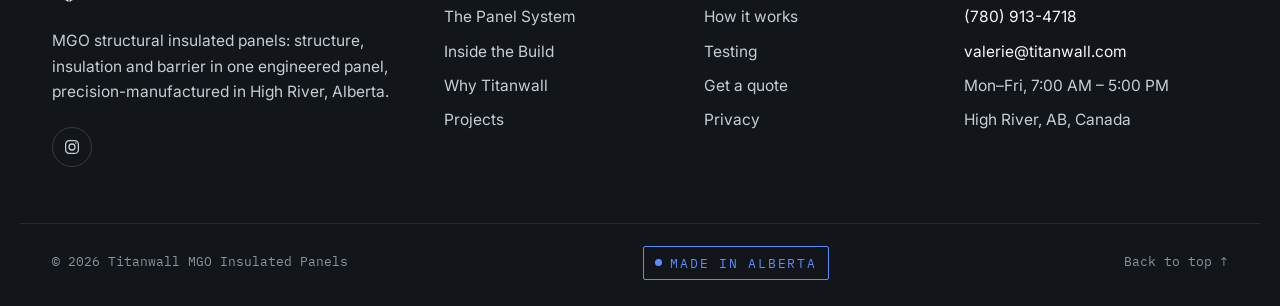
<file: projects/custom-home-build.html>
<!DOCTYPE html>
<html lang="en">
<head>
<meta charset="UTF-8">
<meta name="viewport" content="width=device-width, initial-scale=1.0">
<meta name="color-scheme" content="dark">
<title>Custom Home Build — Custom | Titanwall MGO</title>
<meta name="description" content="A one-off envelope, CNC-machined panel by panel to the builder's drawings.">
<meta property="og:type" content="article">
<meta property="og:title" content="Custom Home Build — Custom | Titanwall MGO">
<meta property="og:description" content="A one-off envelope, CNC-machined panel by panel to the builder's drawings.">
<meta name="twitter:card" content="summary_large_image">
<link rel="icon" type="image/png" sizes="64x64" href="../assets/favicon-64.png">
<!-- seo:start (maintained by tools/seo.js) -->
<link rel="canonical" href="https://mitchjpeers.github.io/titanwall-site/projects/custom-home-build.html">
<meta property="og:site_name" content="Titanwall MGO">
<meta property="og:locale" content="en_CA">
<meta property="og:url" content="https://mitchjpeers.github.io/titanwall-site/projects/custom-home-build.html">
<meta property="og:image" content="https://mitchjpeers.github.io/titanwall-site/assets/og-share.jpg">
<meta property="og:image:width" content="1200">
<meta property="og:image:height" content="630">
<meta property="og:image:alt" content="Titanwall MGO: structure, insulation, barrier, one panel">
<meta name="twitter:image" content="https://mitchjpeers.github.io/titanwall-site/assets/og-share.jpg">
<meta name="theme-color" content="#0b0d10">
<link rel="apple-touch-icon" href="../assets/apple-touch-icon.png">
<!-- seo:end -->
<link rel="preconnect" href="https://fonts.googleapis.com">
<link rel="preconnect" href="https://fonts.gstatic.com" crossorigin>
<link href="https://fonts.googleapis.com/css2?family=Oswald:wght@400;500;600;700&family=Inter:wght@400;500;600;700&family=IBM+Plex+Mono:wght@400;500&display=swap" rel="stylesheet">
<link rel="stylesheet" href="../css/site.css?v=701e4a64f8">
</head>
<body>

<a class="skip-link" href="#top">Skip to content</a>

<header>
  <nav>
    <a href="../index.html" class="logo">
      <img class="cube" src="../assets/logo-cube.png" alt="Titanwall MGO logo" width="34" height="34">
      <div><strong>TITAN</strong><span>WALLMGO</span></div>
    </a>
    <ul class="nav-links" id="navLinks">
      <li><a href="../panel-system.html">Panel System</a></li>
      <li><a href="../inside-the-building.html">Inside the Build</a></li>
      <li><a href="../why-titanwall.html">Why Titanwall</a></li>
      <li><a href="../index.html#process">Process</a></li>
      <li><a href="../index.html#projects">Projects</a></li>
      <li><a href="../index.html#contact">Contact</a></li>
      <li><a href="../index.html#contact" class="nav-quote">Get a Quote</a></li>
    </ul>
    <div class="nav-cta">
      <a href="../index.html#contact" class="btn btn-primary">Get a Quote</a>
      <button class="nav-toggle" id="navToggle" aria-label="Toggle menu" aria-expanded="false">
        <svg width="22" height="22" viewBox="0 0 24 24" fill="none" stroke="currentColor" stroke-width="2"><line x1="3" y1="6" x2="21" y2="6"/><line x1="3" y1="12" x2="21" y2="12"/><line x1="3" y1="18" x2="21" y2="18"/></svg>
      </button>
    </div>
  </nav>
</header>

<main id="top">

  <section class="proj-hero">
    <div class="blueprint-grid" aria-hidden="true"></div>
    <div class="container">
      <a class="back-link" href="../index.html#projects">&#8592; Back to projects</a>
      <div class="eyebrow">Custom</div>
      <h1>Custom Home Build</h1>
      <p class="proj-lede">A one-off envelope, CNC-machined panel by panel to the builder's drawings.</p>
      <dl class="proj-meta">
        <div><dt>Location</dt><dd>Alberta, Canada</dd></div>
        <div><dt>Year</dt><dd>2024</dd></div>
        <div><dt>Client</dt><dd>Custom builder</dd></div>
      </dl>
    </div>
  </section>

  <section class="proj-body">
    <div class="container proj-cols">
      <div class="proj-main">
        <div class="reveal">
          <h2>The challenge</h2>
          <p>A one-off design leaves nothing standard about the envelope: unusual spans, tall walls and openings that don't repeat. The builder needed panels that followed the drawings exactly rather than a catalogue of stock sizes.</p>
          <p>Nothing about the wall repeated, so every panel had to be right the first time it came off the line.</p>
        </div>
        <div class="reveal">
          <h2>Our solution</h2>
          <p>Titanwall coordinated the panel layout with the builder and their engineer, then machined every panel to that layout — openings, chases and connections cut before delivery. The envelope arrived as a kit of parts that only fit together one way.</p>
        </div>
        <blockquote class="proj-quote reveal">
          <p>Fully customizable panels with hands-on design coordination — the envelope matched the drawings, panel for panel.</p>
        </blockquote>
        <div class="proj-tags reveal">
          <span class="proj-tag">Custom</span>
          <span class="proj-tag">Design coordination</span>
          <span class="proj-tag">CNC</span>
          <span class="proj-tag">Made to order</span>
        </div>
      </div>

      <aside class="proj-side">
        <div class="proj-photo-lg reveal">
          <img src="../assets/proj-custom-home-build.jpg" alt="Custom Home Build — custom build using Titanwall MGO SIPs" loading="lazy">
        </div>
        <div class="proj-feats reveal">
          <h3>Project features</h3>
          <ul>
            <li>MGO sheathing bonded to a rigid EPS core</li>
            <li>Structure, insulation and air barrier in one panel</li>
            <li>CNC-machined to the project's shop drawings</li>
            <li>Openings, chases and connections cut before delivery</li>
            <li>Fire-tested to ASTM E119 and ASTM E84</li>
            <li>Flat-packed and sequenced for site assembly</li>
          </ul>
        </div>
      </aside>
    </div>
  </section>

  <section class="proj-results" aria-labelledby="results-h">
    <div class="container">
      <h2 id="results-h" class="reveal">Project results</h2>
      <div class="results-grid">
        <div class="result reveal">
          <div class="r-k">Project duration</div>
          <div class="r-v" data-count-to="21" data-suffix=" Days">0 Days</div>
        </div>
        <div class="result reveal">
          <div class="r-k">Panel area</div>
          <div class="r-v" data-count-to="6750" data-suffix=" sq ft">0 sq ft</div>
        </div>
        <div class="result reveal">
          <div class="r-k">Energy savings</div>
          <div class="r-v" data-count-to="33" data-suffix="%">0%</div>
        </div>
        <div class="result reveal">
          <div class="r-k">Warranty</div>
          <div class="r-v" data-count-to="25" data-suffix=" Years">0 Years</div>
        </div>
      </div>
    </div>
  </section>

  <section class="proj-more">
    <div class="container">
      <nav class="proj-pager" aria-label="Browse projects">
        <a class="pp pp-prev" href="affordable-housing-build.html" rel="prev"><span class="pp-dir">&#8592; Previous project</span><span class="pp-title">Affordable Housing Build</span></a>
        <a class="pp pp-next" href="cannabis-facility-build.html" rel="next"><span class="pp-dir">Next project &#8594;</span><span class="pp-title">Cannabis Facility Build</span></a>
      </nav>
      <div class="section-head reveal">
        <div class="eyebrow">More work</div>
        <h2>Other projects</h2>
      </div>
      <div class="projects-grid">
        <a class="project-card reveal" href="cannabis-facility-build.html">
          <div class="project-plate">
            <span class="project-cat">Commercial</span>
            <img src="../assets/proj-cannabis-facility-build.jpg" alt="" loading="lazy">
          </div>
          <div class="project-body">
            <h3>Cannabis Facility Build</h3>
            <p>A commercial cannabis production facility built with Titanwall MGO SIPs.</p>
            <span class="project-link">View project &#8594;</span>
          </div>
        </a>
        <a class="project-card reveal" href="spring-bank.html">
          <div class="project-plate">
            <span class="project-cat">Residential</span>
            <img src="../assets/proj-spring-bank.jpg" alt="" loading="lazy">
          </div>
          <div class="project-body">
            <h3>Spring Bank</h3>
            <p>A residential build in Spring Bank, Alberta using Titanwall MGO SIPs.</p>
            <span class="project-link">View project &#8594;</span>
          </div>
        </a>
        <a class="project-card reveal" href="wreckhouse.html">
          <div class="project-plate">
            <span class="project-cat">Residential</span>
            <img src="../assets/proj-wreckhouse.jpg" alt="" loading="lazy">
          </div>
          <div class="project-body">
            <h3>Wreckhouse</h3>
            <p>A full home delivered flat-pack to one of Canada's windiest regions.</p>
            <span class="project-link">View project &#8594;</span>
          </div>
        </a>
      </div>
    </div>
  </section>

  <section class="contact" aria-labelledby="cta-h">
    <div class="container proj-cta">
      <div class="reveal">
        <div class="eyebrow">Get in touch</div>
        <h2 id="cta-h">Ready to build smarter?</h2>
        <p>Tell us about your project and we'll put together a quote on the right MGO SIP solution — free, and no obligation.</p>
      </div>
      <div class="proj-cta-actions reveal">
        <a href="../index.html#contact" class="btn btn-primary">Get a Quote</a>
        <a href="tel:+17809134718" class="btn btn-outline">Call (780) 913-4718</a>
      </div>
    </div>
  </section>

</main>

<footer class="site-footer">
  <div class="container footer-grid">
    <div class="f-brand">
      <a href="../index.html" class="logo">
        <img class="cube" src="../assets/logo-cube.png" alt="Titanwall MGO logo" width="34" height="34">
        <div><strong>TITAN</strong><span>WALLMGO</span></div>
      </a>
      <p>MGO structural insulated panels: structure, insulation and barrier in one engineered panel, precision-manufactured in High River, Alberta.</p>
      <a class="f-social" href="https://www.instagram.com/titanwalltechnologies/" target="_blank" rel="noopener" aria-label="Titanwall on Instagram (opens in a new tab)">
        <svg viewBox="0 0 24 24" aria-hidden="true"><rect x="3.5" y="3.5" width="17" height="17" rx="5"/><circle cx="12" cy="12" r="4"/><circle cx="17.2" cy="6.8" r="1" class="dotfill"/></svg>
      </a>
    </div>
    <div class="f-col">
      <h2 class="f-h">Explore</h2>
      <ul>
        <li><a href="../panel-system.html">The Panel System</a></li>
        <li><a href="../inside-the-building.html">Inside the Build</a></li>
        <li><a href="../why-titanwall.html">Why Titanwall</a></li>
        <li><a href="../index.html#projects">Projects</a></li>
      </ul>
    </div>
    <div class="f-col">
      <h2 class="f-h">Company</h2>
      <ul>
        <li><a href="../index.html#process">How it works</a></li>
        <li><a href="../index.html#tested">Testing</a></li>
        <li><a href="../index.html#contact">Get a quote</a></li>
        <li><a href="../privacy.html">Privacy</a></li>
      </ul>
    </div>
    <div class="f-col">
      <h2 class="f-h">Contact</h2>
      <ul class="f-contact">
        <li><a href="tel:+17809134718">(780) 913-4718</a></li>
        <li><a href="mailto:valerie@titanwall.com">valerie@titanwall.com</a></li>
        <li>Mon&ndash;Fri, 7:00 AM &ndash; 5:00 PM</li>
        <li>High River, AB, Canada</li>
      </ul>
    </div>
  </div>
  <div class="container footer-bottom">
    <span>&copy; 2026 Titanwall MGO Insulated Panels</span>
    <span class="made-ab">Made in Alberta</span>
    <a href="#top">Back to top &#8593;</a>
  </div>
</footer>

<script src="../js/site.js?v=c690dc6729"></script>
</body>
</html>
</file>
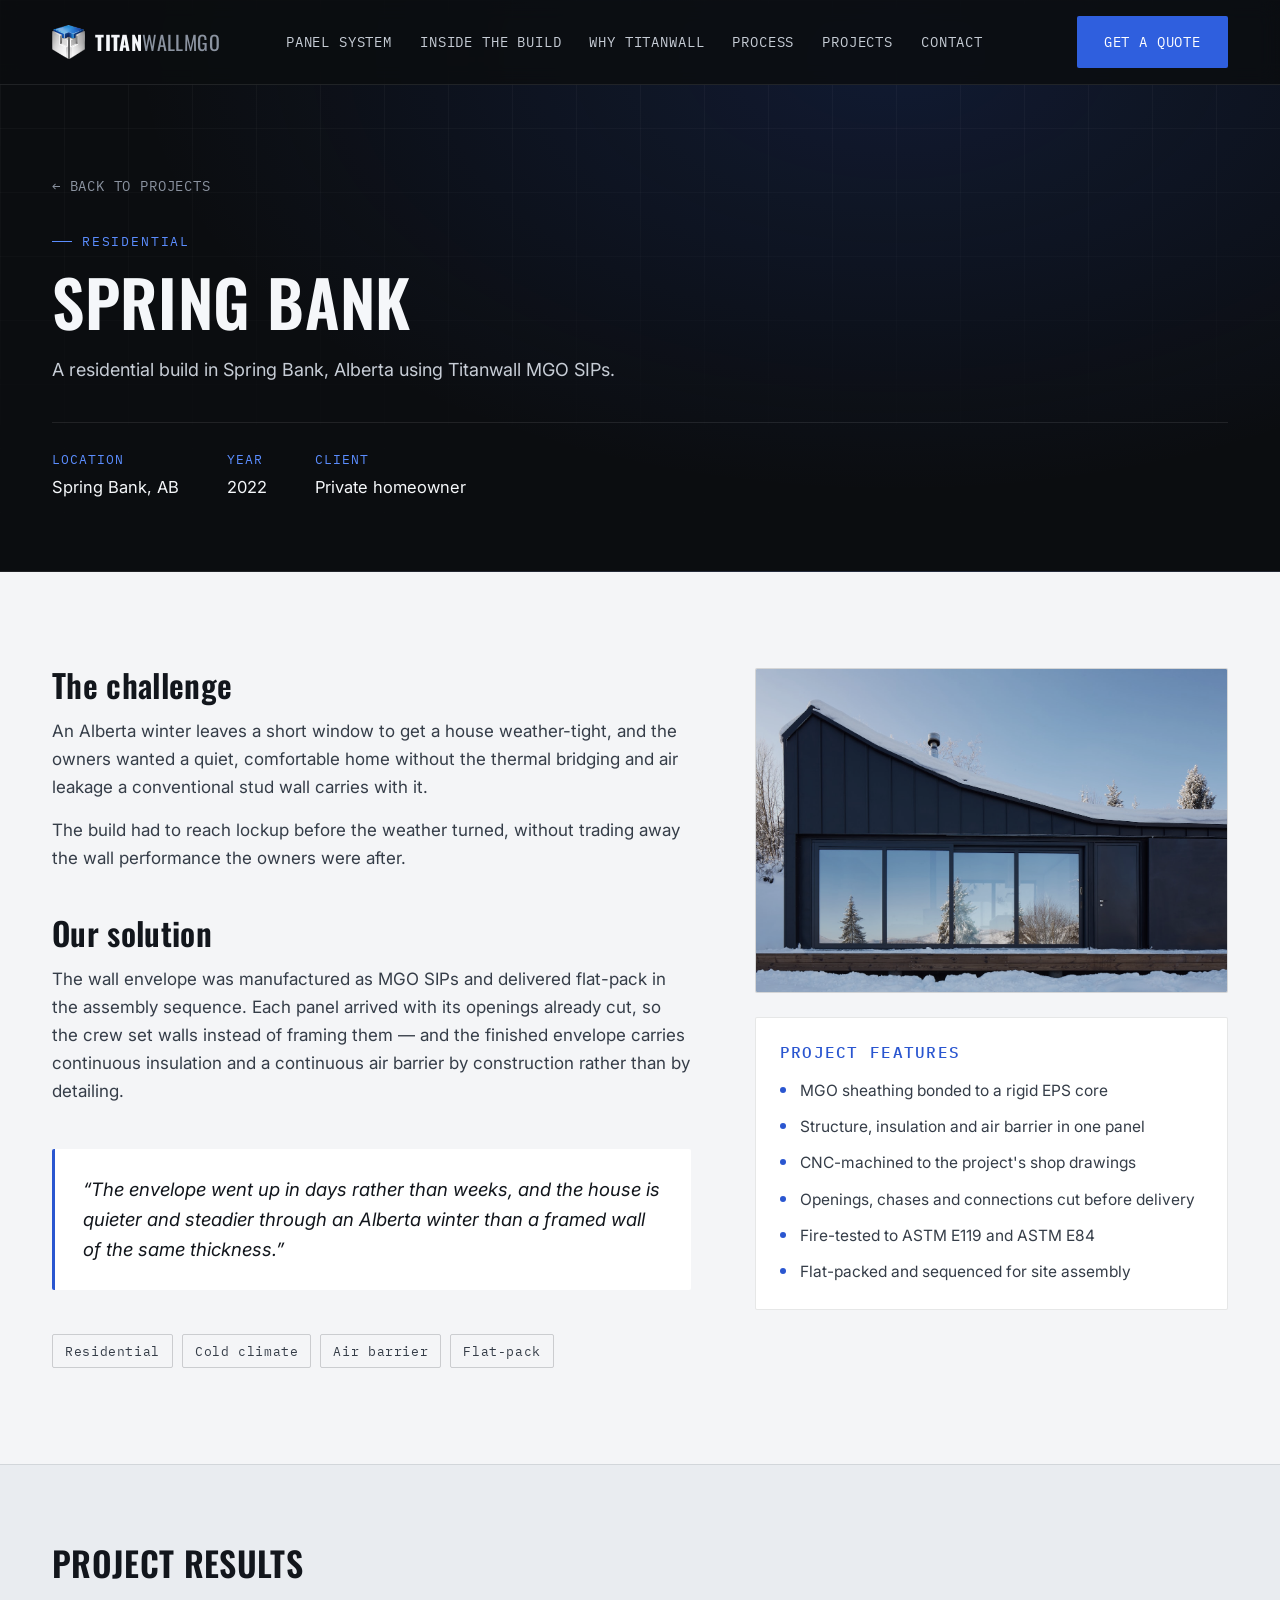
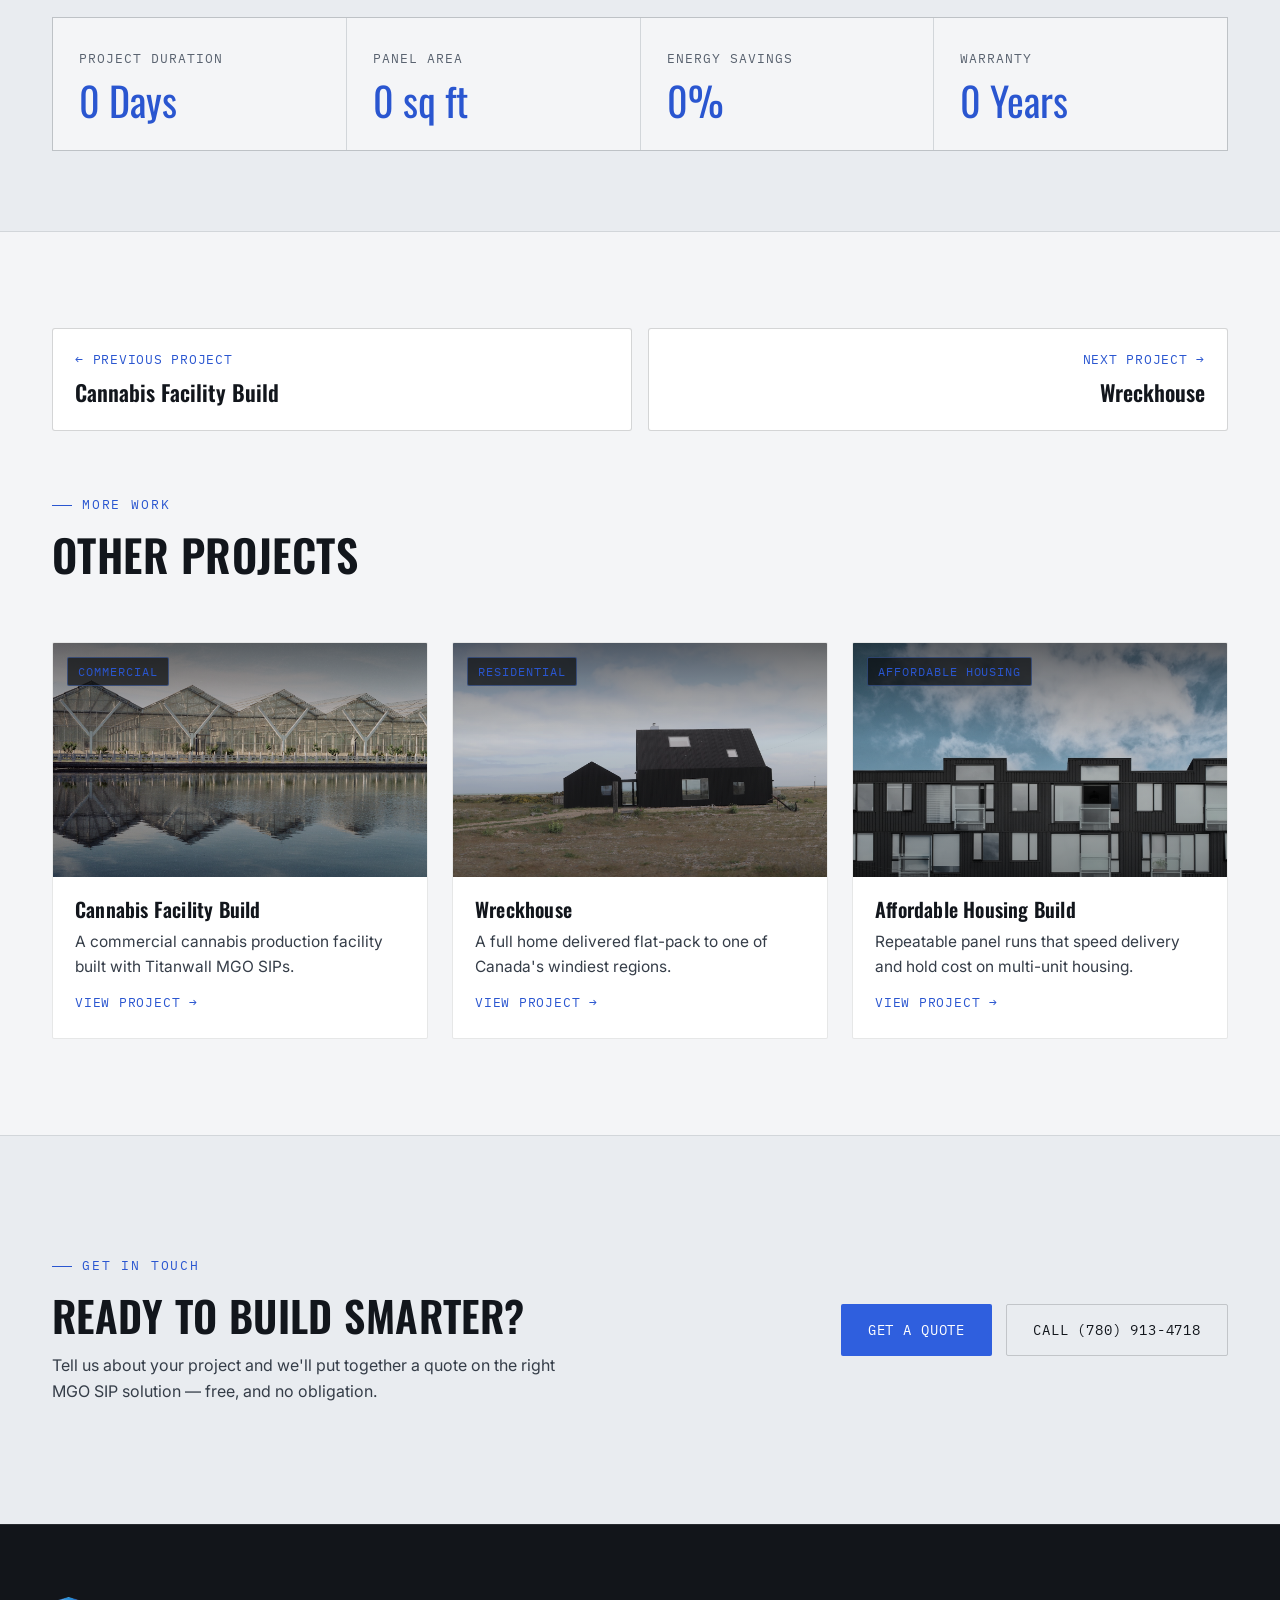
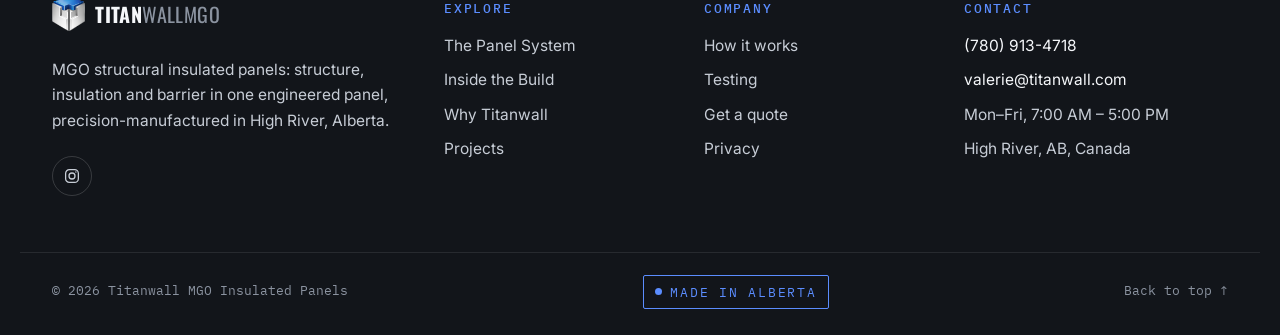
<file: projects/spring-bank.html>
<!DOCTYPE html>
<html lang="en">
<head>
<meta charset="UTF-8">
<meta name="viewport" content="width=device-width, initial-scale=1.0">
<meta name="color-scheme" content="dark">
<title>Spring Bank — Residential | Titanwall MGO</title>
<meta name="description" content="A residential build in Spring Bank, Alberta using Titanwall MGO SIPs.">
<meta property="og:type" content="article">
<meta property="og:title" content="Spring Bank — Residential | Titanwall MGO">
<meta property="og:description" content="A residential build in Spring Bank, Alberta using Titanwall MGO SIPs.">
<meta name="twitter:card" content="summary_large_image">
<link rel="icon" type="image/png" sizes="64x64" href="../assets/favicon-64.png">
<!-- seo:start (maintained by tools/seo.js) -->
<link rel="canonical" href="https://mitchjpeers.github.io/titanwall-site/projects/spring-bank.html">
<meta property="og:site_name" content="Titanwall MGO">
<meta property="og:locale" content="en_CA">
<meta property="og:url" content="https://mitchjpeers.github.io/titanwall-site/projects/spring-bank.html">
<meta property="og:image" content="https://mitchjpeers.github.io/titanwall-site/assets/og-share.jpg">
<meta property="og:image:width" content="1200">
<meta property="og:image:height" content="630">
<meta property="og:image:alt" content="Titanwall MGO: structure, insulation, barrier, one panel">
<meta name="twitter:image" content="https://mitchjpeers.github.io/titanwall-site/assets/og-share.jpg">
<meta name="theme-color" content="#0b0d10">
<link rel="apple-touch-icon" href="../assets/apple-touch-icon.png">
<!-- seo:end -->
<link rel="preconnect" href="https://fonts.googleapis.com">
<link rel="preconnect" href="https://fonts.gstatic.com" crossorigin>
<link href="https://fonts.googleapis.com/css2?family=Oswald:wght@400;500;600;700&family=Inter:wght@400;500;600;700&family=IBM+Plex+Mono:wght@400;500&display=swap" rel="stylesheet">
<link rel="stylesheet" href="../css/site.css?v=701e4a64f8">
</head>
<body>

<a class="skip-link" href="#top">Skip to content</a>

<header>
  <nav>
    <a href="../index.html" class="logo">
      <img class="cube" src="../assets/logo-cube.png" alt="Titanwall MGO logo" width="34" height="34">
      <div><strong>TITAN</strong><span>WALLMGO</span></div>
    </a>
    <ul class="nav-links" id="navLinks">
      <li><a href="../panel-system.html">Panel System</a></li>
      <li><a href="../inside-the-building.html">Inside the Build</a></li>
      <li><a href="../why-titanwall.html">Why Titanwall</a></li>
      <li><a href="../index.html#process">Process</a></li>
      <li><a href="../index.html#projects">Projects</a></li>
      <li><a href="../index.html#contact">Contact</a></li>
      <li><a href="../index.html#contact" class="nav-quote">Get a Quote</a></li>
    </ul>
    <div class="nav-cta">
      <a href="../index.html#contact" class="btn btn-primary">Get a Quote</a>
      <button class="nav-toggle" id="navToggle" aria-label="Toggle menu" aria-expanded="false">
        <svg width="22" height="22" viewBox="0 0 24 24" fill="none" stroke="currentColor" stroke-width="2"><line x1="3" y1="6" x2="21" y2="6"/><line x1="3" y1="12" x2="21" y2="12"/><line x1="3" y1="18" x2="21" y2="18"/></svg>
      </button>
    </div>
  </nav>
</header>

<main id="top">

  <section class="proj-hero">
    <div class="blueprint-grid" aria-hidden="true"></div>
    <div class="container">
      <a class="back-link" href="../index.html#projects">&#8592; Back to projects</a>
      <div class="eyebrow">Residential</div>
      <h1>Spring Bank</h1>
      <p class="proj-lede">A residential build in Spring Bank, Alberta using Titanwall MGO SIPs.</p>
      <dl class="proj-meta">
        <div><dt>Location</dt><dd>Spring Bank, AB</dd></div>
        <div><dt>Year</dt><dd>2022</dd></div>
        <div><dt>Client</dt><dd>Private homeowner</dd></div>
      </dl>
    </div>
  </section>

  <section class="proj-body">
    <div class="container proj-cols">
      <div class="proj-main">
        <div class="reveal">
          <h2>The challenge</h2>
          <p>An Alberta winter leaves a short window to get a house weather-tight, and the owners wanted a quiet, comfortable home without the thermal bridging and air leakage a conventional stud wall carries with it.</p>
          <p>The build had to reach lockup before the weather turned, without trading away the wall performance the owners were after.</p>
        </div>
        <div class="reveal">
          <h2>Our solution</h2>
          <p>The wall envelope was manufactured as MGO SIPs and delivered flat-pack in the assembly sequence. Each panel arrived with its openings already cut, so the crew set walls instead of framing them — and the finished envelope carries continuous insulation and a continuous air barrier by construction rather than by detailing.</p>
        </div>
        <blockquote class="proj-quote reveal">
          <p>The envelope went up in days rather than weeks, and the house is quieter and steadier through an Alberta winter than a framed wall of the same thickness.</p>
        </blockquote>
        <div class="proj-tags reveal">
          <span class="proj-tag">Residential</span>
          <span class="proj-tag">Cold climate</span>
          <span class="proj-tag">Air barrier</span>
          <span class="proj-tag">Flat-pack</span>
        </div>
      </div>

      <aside class="proj-side">
        <div class="proj-photo-lg reveal">
          <img src="../assets/proj-spring-bank.jpg" alt="Spring Bank — residential build using Titanwall MGO SIPs" loading="lazy">
        </div>
        <div class="proj-feats reveal">
          <h3>Project features</h3>
          <ul>
            <li>MGO sheathing bonded to a rigid EPS core</li>
            <li>Structure, insulation and air barrier in one panel</li>
            <li>CNC-machined to the project's shop drawings</li>
            <li>Openings, chases and connections cut before delivery</li>
            <li>Fire-tested to ASTM E119 and ASTM E84</li>
            <li>Flat-packed and sequenced for site assembly</li>
          </ul>
        </div>
      </aside>
    </div>
  </section>

  <section class="proj-results" aria-labelledby="results-h">
    <div class="container">
      <h2 id="results-h" class="reveal">Project results</h2>
      <div class="results-grid">
        <div class="result reveal">
          <div class="r-k">Project duration</div>
          <div class="r-v" data-count-to="12" data-suffix=" Days">0 Days</div>
        </div>
        <div class="result reveal">
          <div class="r-k">Panel area</div>
          <div class="r-v" data-count-to="4200" data-suffix=" sq ft">0 sq ft</div>
        </div>
        <div class="result reveal">
          <div class="r-k">Energy savings</div>
          <div class="r-v" data-count-to="31" data-suffix="%">0%</div>
        </div>
        <div class="result reveal">
          <div class="r-k">Warranty</div>
          <div class="r-v" data-count-to="25" data-suffix=" Years">0 Years</div>
        </div>
      </div>
    </div>
  </section>

  <section class="proj-more">
    <div class="container">
      <nav class="proj-pager" aria-label="Browse projects">
        <a class="pp pp-prev" href="cannabis-facility-build.html" rel="prev"><span class="pp-dir">&#8592; Previous project</span><span class="pp-title">Cannabis Facility Build</span></a>
        <a class="pp pp-next" href="wreckhouse.html" rel="next"><span class="pp-dir">Next project &#8594;</span><span class="pp-title">Wreckhouse</span></a>
      </nav>
      <div class="section-head reveal">
        <div class="eyebrow">More work</div>
        <h2>Other projects</h2>
      </div>
      <div class="projects-grid">
        <a class="project-card reveal" href="cannabis-facility-build.html">
          <div class="project-plate">
            <span class="project-cat">Commercial</span>
            <img src="../assets/proj-cannabis-facility-build.jpg" alt="" loading="lazy">
          </div>
          <div class="project-body">
            <h3>Cannabis Facility Build</h3>
            <p>A commercial cannabis production facility built with Titanwall MGO SIPs.</p>
            <span class="project-link">View project &#8594;</span>
          </div>
        </a>
        <a class="project-card reveal" href="wreckhouse.html">
          <div class="project-plate">
            <span class="project-cat">Residential</span>
            <img src="../assets/proj-wreckhouse.jpg" alt="" loading="lazy">
          </div>
          <div class="project-body">
            <h3>Wreckhouse</h3>
            <p>A full home delivered flat-pack to one of Canada's windiest regions.</p>
            <span class="project-link">View project &#8594;</span>
          </div>
        </a>
        <a class="project-card reveal" href="affordable-housing-build.html">
          <div class="project-plate">
            <span class="project-cat">Affordable Housing</span>
            <img src="../assets/proj-affordable-housing-build.jpg" alt="" loading="lazy">
          </div>
          <div class="project-body">
            <h3>Affordable Housing Build</h3>
            <p>Repeatable panel runs that speed delivery and hold cost on multi-unit housing.</p>
            <span class="project-link">View project &#8594;</span>
          </div>
        </a>
      </div>
    </div>
  </section>

  <section class="contact" aria-labelledby="cta-h">
    <div class="container proj-cta">
      <div class="reveal">
        <div class="eyebrow">Get in touch</div>
        <h2 id="cta-h">Ready to build smarter?</h2>
        <p>Tell us about your project and we'll put together a quote on the right MGO SIP solution — free, and no obligation.</p>
      </div>
      <div class="proj-cta-actions reveal">
        <a href="../index.html#contact" class="btn btn-primary">Get a Quote</a>
        <a href="tel:+17809134718" class="btn btn-outline">Call (780) 913-4718</a>
      </div>
    </div>
  </section>

</main>

<footer class="site-footer">
  <div class="container footer-grid">
    <div class="f-brand">
      <a href="../index.html" class="logo">
        <img class="cube" src="../assets/logo-cube.png" alt="Titanwall MGO logo" width="34" height="34">
        <div><strong>TITAN</strong><span>WALLMGO</span></div>
      </a>
      <p>MGO structural insulated panels: structure, insulation and barrier in one engineered panel, precision-manufactured in High River, Alberta.</p>
      <a class="f-social" href="https://www.instagram.com/titanwalltechnologies/" target="_blank" rel="noopener" aria-label="Titanwall on Instagram (opens in a new tab)">
        <svg viewBox="0 0 24 24" aria-hidden="true"><rect x="3.5" y="3.5" width="17" height="17" rx="5"/><circle cx="12" cy="12" r="4"/><circle cx="17.2" cy="6.8" r="1" class="dotfill"/></svg>
      </a>
    </div>
    <div class="f-col">
      <h2 class="f-h">Explore</h2>
      <ul>
        <li><a href="../panel-system.html">The Panel System</a></li>
        <li><a href="../inside-the-building.html">Inside the Build</a></li>
        <li><a href="../why-titanwall.html">Why Titanwall</a></li>
        <li><a href="../index.html#projects">Projects</a></li>
      </ul>
    </div>
    <div class="f-col">
      <h2 class="f-h">Company</h2>
      <ul>
        <li><a href="../index.html#process">How it works</a></li>
        <li><a href="../index.html#tested">Testing</a></li>
        <li><a href="../index.html#contact">Get a quote</a></li>
        <li><a href="../privacy.html">Privacy</a></li>
      </ul>
    </div>
    <div class="f-col">
      <h2 class="f-h">Contact</h2>
      <ul class="f-contact">
        <li><a href="tel:+17809134718">(780) 913-4718</a></li>
        <li><a href="mailto:valerie@titanwall.com">valerie@titanwall.com</a></li>
        <li>Mon&ndash;Fri, 7:00 AM &ndash; 5:00 PM</li>
        <li>High River, AB, Canada</li>
      </ul>
    </div>
  </div>
  <div class="container footer-bottom">
    <span>&copy; 2026 Titanwall MGO Insulated Panels</span>
    <span class="made-ab">Made in Alberta</span>
    <a href="#top">Back to top &#8593;</a>
  </div>
</footer>

<script src="../js/site.js?v=c690dc6729"></script>
</body>
</html>
</file>
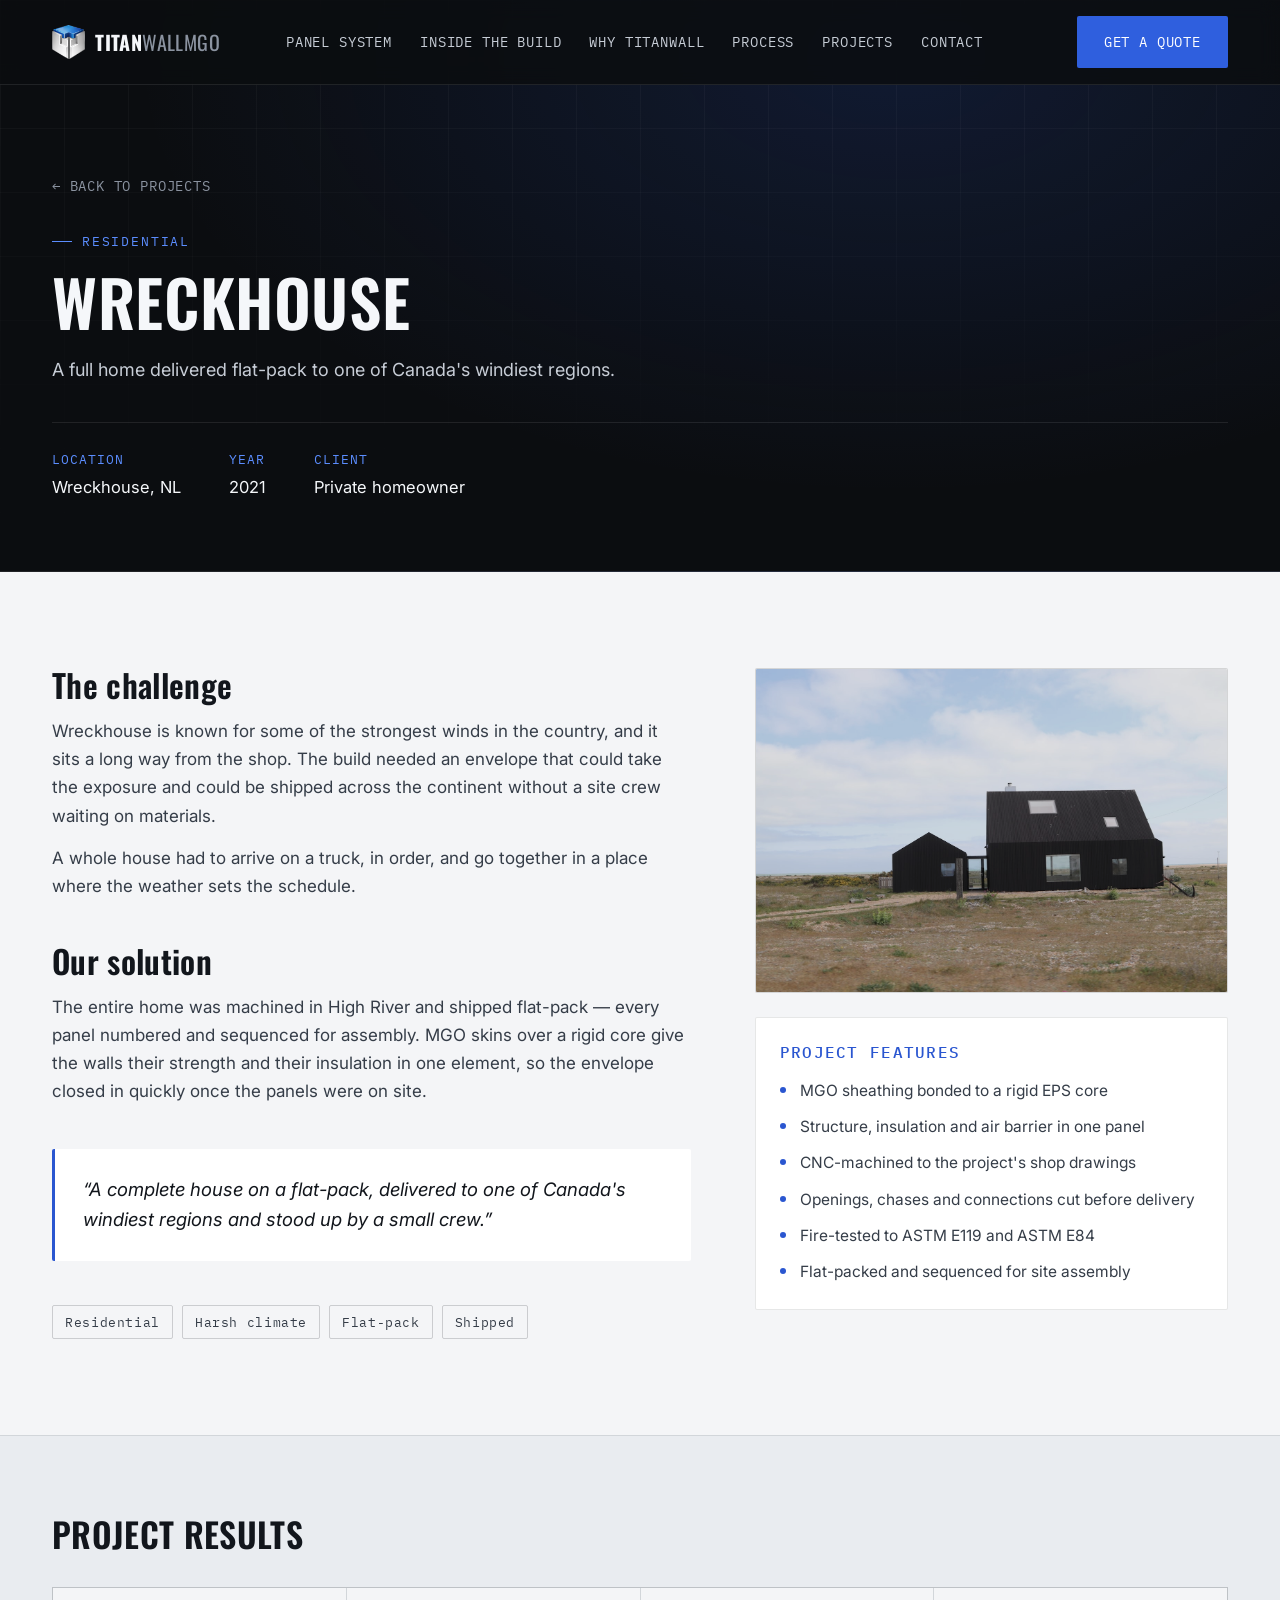
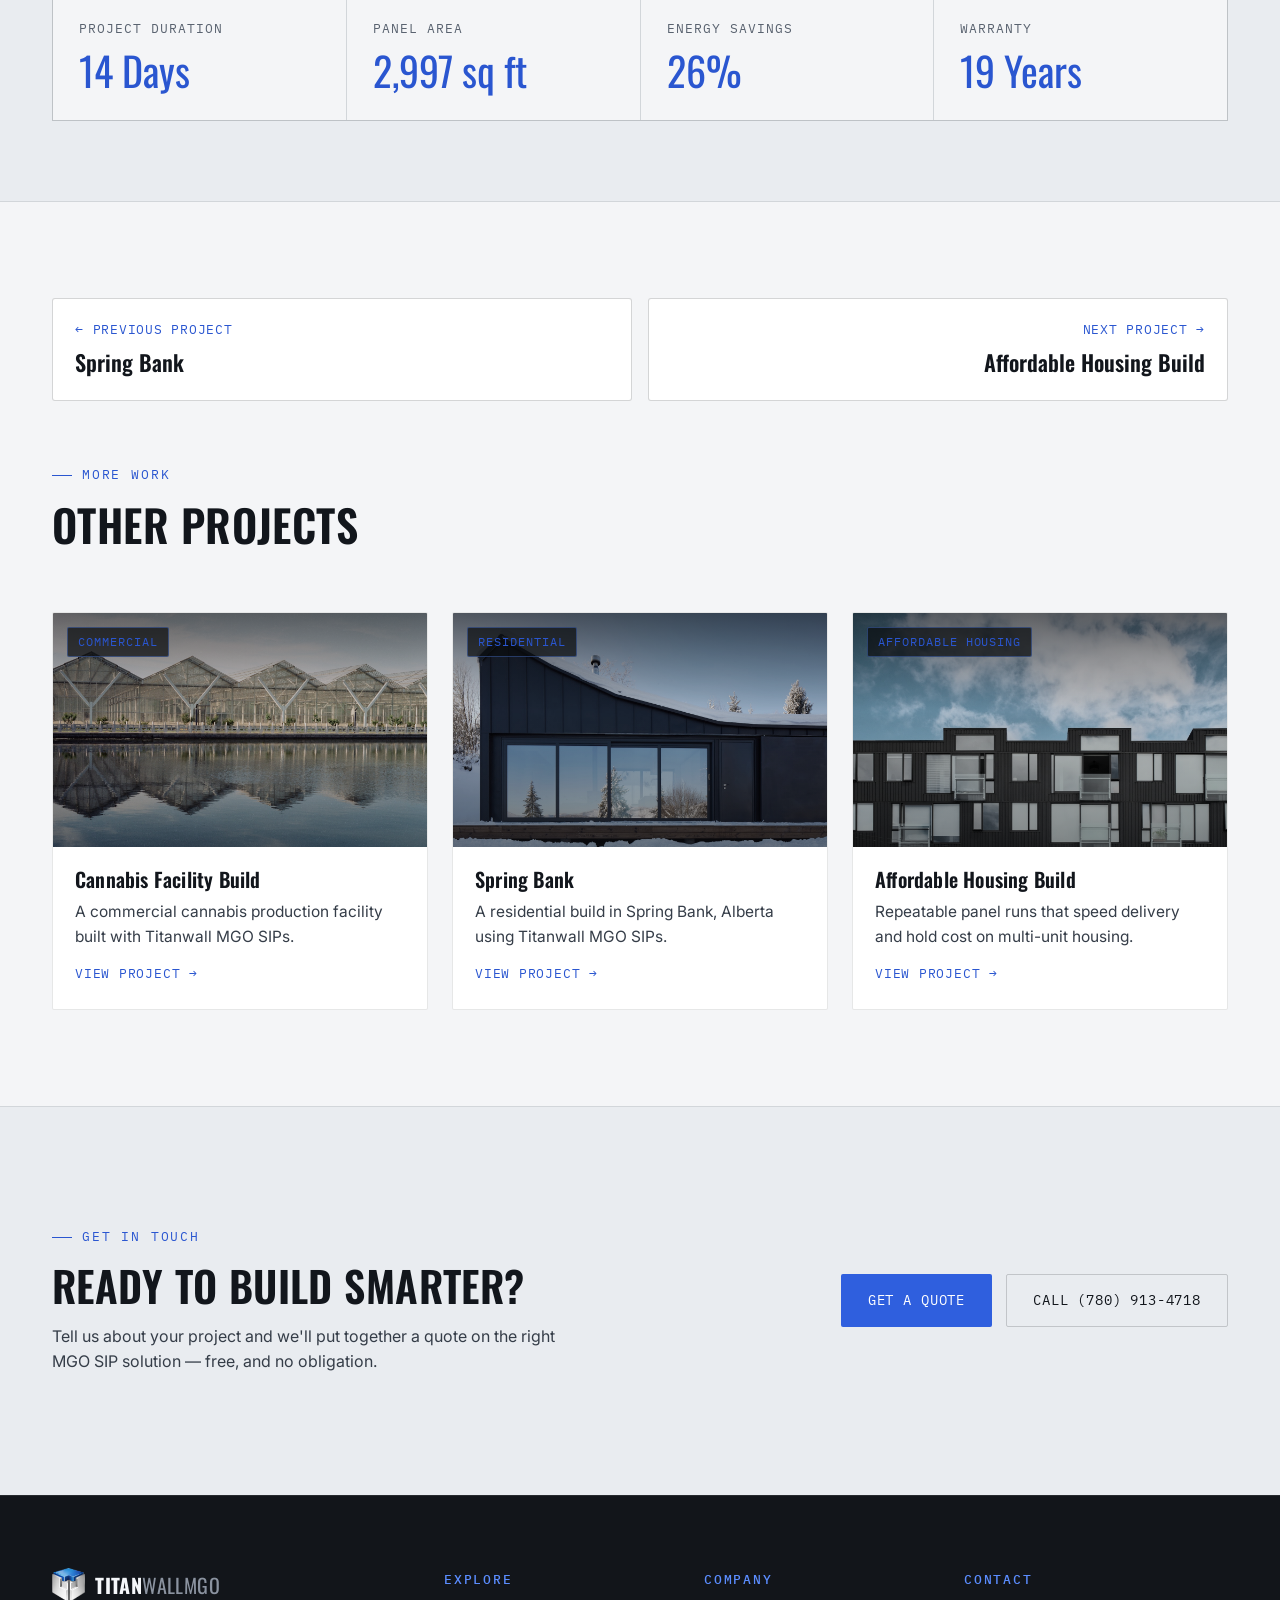
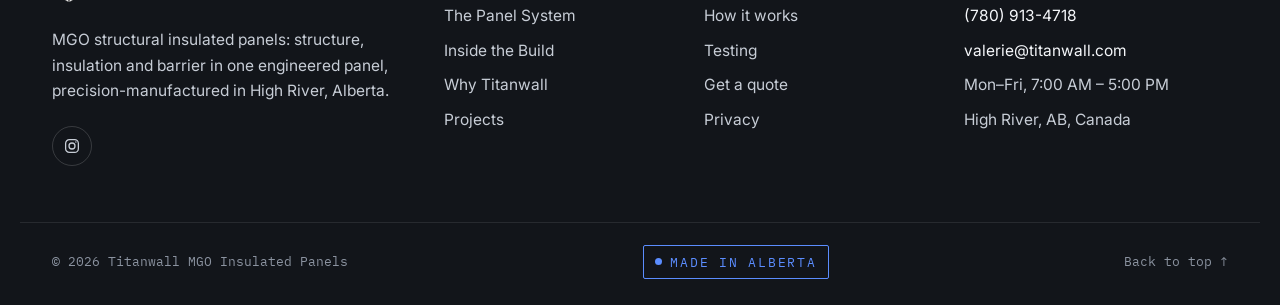
<file: projects/wreckhouse.html>
<!DOCTYPE html>
<html lang="en">
<head>
<meta charset="UTF-8">
<meta name="viewport" content="width=device-width, initial-scale=1.0">
<meta name="color-scheme" content="dark">
<title>Wreckhouse — Residential | Titanwall MGO</title>
<meta name="description" content="A full home delivered flat-pack to one of Canada's windiest regions.">
<meta property="og:type" content="article">
<meta property="og:title" content="Wreckhouse — Residential | Titanwall MGO">
<meta property="og:description" content="A full home delivered flat-pack to one of Canada's windiest regions.">
<meta name="twitter:card" content="summary_large_image">
<link rel="icon" type="image/png" sizes="64x64" href="../assets/favicon-64.png">
<!-- seo:start (maintained by tools/seo.js) -->
<link rel="canonical" href="https://mitchjpeers.github.io/titanwall-site/projects/wreckhouse.html">
<meta property="og:site_name" content="Titanwall MGO">
<meta property="og:locale" content="en_CA">
<meta property="og:url" content="https://mitchjpeers.github.io/titanwall-site/projects/wreckhouse.html">
<meta property="og:image" content="https://mitchjpeers.github.io/titanwall-site/assets/og-share.jpg">
<meta property="og:image:width" content="1200">
<meta property="og:image:height" content="630">
<meta property="og:image:alt" content="Titanwall MGO: structure, insulation, barrier, one panel">
<meta name="twitter:image" content="https://mitchjpeers.github.io/titanwall-site/assets/og-share.jpg">
<meta name="theme-color" content="#0b0d10">
<link rel="apple-touch-icon" href="../assets/apple-touch-icon.png">
<!-- seo:end -->
<link rel="preconnect" href="https://fonts.googleapis.com">
<link rel="preconnect" href="https://fonts.gstatic.com" crossorigin>
<link href="https://fonts.googleapis.com/css2?family=Oswald:wght@400;500;600;700&family=Inter:wght@400;500;600;700&family=IBM+Plex+Mono:wght@400;500&display=swap" rel="stylesheet">
<link rel="stylesheet" href="../css/site.css?v=701e4a64f8">
</head>
<body>

<a class="skip-link" href="#top">Skip to content</a>

<header>
  <nav>
    <a href="../index.html" class="logo">
      <img class="cube" src="../assets/logo-cube.png" alt="Titanwall MGO logo" width="34" height="34">
      <div><strong>TITAN</strong><span>WALLMGO</span></div>
    </a>
    <ul class="nav-links" id="navLinks">
      <li><a href="../panel-system.html">Panel System</a></li>
      <li><a href="../inside-the-building.html">Inside the Build</a></li>
      <li><a href="../why-titanwall.html">Why Titanwall</a></li>
      <li><a href="../index.html#process">Process</a></li>
      <li><a href="../index.html#projects">Projects</a></li>
      <li><a href="../index.html#contact">Contact</a></li>
      <li><a href="../index.html#contact" class="nav-quote">Get a Quote</a></li>
    </ul>
    <div class="nav-cta">
      <a href="../index.html#contact" class="btn btn-primary">Get a Quote</a>
      <button class="nav-toggle" id="navToggle" aria-label="Toggle menu" aria-expanded="false">
        <svg width="22" height="22" viewBox="0 0 24 24" fill="none" stroke="currentColor" stroke-width="2"><line x1="3" y1="6" x2="21" y2="6"/><line x1="3" y1="12" x2="21" y2="12"/><line x1="3" y1="18" x2="21" y2="18"/></svg>
      </button>
    </div>
  </nav>
</header>

<main id="top">

  <section class="proj-hero">
    <div class="blueprint-grid" aria-hidden="true"></div>
    <div class="container">
      <a class="back-link" href="../index.html#projects">&#8592; Back to projects</a>
      <div class="eyebrow">Residential</div>
      <h1>Wreckhouse</h1>
      <p class="proj-lede">A full home delivered flat-pack to one of Canada's windiest regions.</p>
      <dl class="proj-meta">
        <div><dt>Location</dt><dd>Wreckhouse, NL</dd></div>
        <div><dt>Year</dt><dd>2021</dd></div>
        <div><dt>Client</dt><dd>Private homeowner</dd></div>
      </dl>
    </div>
  </section>

  <section class="proj-body">
    <div class="container proj-cols">
      <div class="proj-main">
        <div class="reveal">
          <h2>The challenge</h2>
          <p>Wreckhouse is known for some of the strongest winds in the country, and it sits a long way from the shop. The build needed an envelope that could take the exposure and could be shipped across the continent without a site crew waiting on materials.</p>
          <p>A whole house had to arrive on a truck, in order, and go together in a place where the weather sets the schedule.</p>
        </div>
        <div class="reveal">
          <h2>Our solution</h2>
          <p>The entire home was machined in High River and shipped flat-pack — every panel numbered and sequenced for assembly. MGO skins over a rigid core give the walls their strength and their insulation in one element, so the envelope closed in quickly once the panels were on site.</p>
        </div>
        <blockquote class="proj-quote reveal">
          <p>A complete house on a flat-pack, delivered to one of Canada's windiest regions and stood up by a small crew.</p>
        </blockquote>
        <div class="proj-tags reveal">
          <span class="proj-tag">Residential</span>
          <span class="proj-tag">Harsh climate</span>
          <span class="proj-tag">Flat-pack</span>
          <span class="proj-tag">Shipped</span>
        </div>
      </div>

      <aside class="proj-side">
        <div class="proj-photo-lg reveal">
          <img src="../assets/proj-wreckhouse.jpg" alt="Wreckhouse — residential build using Titanwall MGO SIPs" loading="lazy">
        </div>
        <div class="proj-feats reveal">
          <h3>Project features</h3>
          <ul>
            <li>MGO sheathing bonded to a rigid EPS core</li>
            <li>Structure, insulation and air barrier in one panel</li>
            <li>CNC-machined to the project's shop drawings</li>
            <li>Openings, chases and connections cut before delivery</li>
            <li>Fire-tested to ASTM E119 and ASTM E84</li>
            <li>Flat-packed and sequenced for site assembly</li>
          </ul>
        </div>
      </aside>
    </div>
  </section>

  <section class="proj-results" aria-labelledby="results-h">
    <div class="container">
      <h2 id="results-h" class="reveal">Project results</h2>
      <div class="results-grid">
        <div class="result reveal">
          <div class="r-k">Project duration</div>
          <div class="r-v" data-count-to="18" data-suffix=" Days">0 Days</div>
        </div>
        <div class="result reveal">
          <div class="r-k">Panel area</div>
          <div class="r-v" data-count-to="3850" data-suffix=" sq ft">0 sq ft</div>
        </div>
        <div class="result reveal">
          <div class="r-k">Energy savings</div>
          <div class="r-v" data-count-to="34" data-suffix="%">0%</div>
        </div>
        <div class="result reveal">
          <div class="r-k">Warranty</div>
          <div class="r-v" data-count-to="25" data-suffix=" Years">0 Years</div>
        </div>
      </div>
    </div>
  </section>

  <section class="proj-more">
    <div class="container">
      <nav class="proj-pager" aria-label="Browse projects">
        <a class="pp pp-prev" href="spring-bank.html" rel="prev"><span class="pp-dir">&#8592; Previous project</span><span class="pp-title">Spring Bank</span></a>
        <a class="pp pp-next" href="affordable-housing-build.html" rel="next"><span class="pp-dir">Next project &#8594;</span><span class="pp-title">Affordable Housing Build</span></a>
      </nav>
      <div class="section-head reveal">
        <div class="eyebrow">More work</div>
        <h2>Other projects</h2>
      </div>
      <div class="projects-grid">
        <a class="project-card reveal" href="cannabis-facility-build.html">
          <div class="project-plate">
            <span class="project-cat">Commercial</span>
            <img src="../assets/proj-cannabis-facility-build.jpg" alt="" loading="lazy">
          </div>
          <div class="project-body">
            <h3>Cannabis Facility Build</h3>
            <p>A commercial cannabis production facility built with Titanwall MGO SIPs.</p>
            <span class="project-link">View project &#8594;</span>
          </div>
        </a>
        <a class="project-card reveal" href="spring-bank.html">
          <div class="project-plate">
            <span class="project-cat">Residential</span>
            <img src="../assets/proj-spring-bank.jpg" alt="" loading="lazy">
          </div>
          <div class="project-body">
            <h3>Spring Bank</h3>
            <p>A residential build in Spring Bank, Alberta using Titanwall MGO SIPs.</p>
            <span class="project-link">View project &#8594;</span>
          </div>
        </a>
        <a class="project-card reveal" href="affordable-housing-build.html">
          <div class="project-plate">
            <span class="project-cat">Affordable Housing</span>
            <img src="../assets/proj-affordable-housing-build.jpg" alt="" loading="lazy">
          </div>
          <div class="project-body">
            <h3>Affordable Housing Build</h3>
            <p>Repeatable panel runs that speed delivery and hold cost on multi-unit housing.</p>
            <span class="project-link">View project &#8594;</span>
          </div>
        </a>
      </div>
    </div>
  </section>

  <section class="contact" aria-labelledby="cta-h">
    <div class="container proj-cta">
      <div class="reveal">
        <div class="eyebrow">Get in touch</div>
        <h2 id="cta-h">Ready to build smarter?</h2>
        <p>Tell us about your project and we'll put together a quote on the right MGO SIP solution — free, and no obligation.</p>
      </div>
      <div class="proj-cta-actions reveal">
        <a href="../index.html#contact" class="btn btn-primary">Get a Quote</a>
        <a href="tel:+17809134718" class="btn btn-outline">Call (780) 913-4718</a>
      </div>
    </div>
  </section>

</main>

<footer class="site-footer">
  <div class="container footer-grid">
    <div class="f-brand">
      <a href="../index.html" class="logo">
        <img class="cube" src="../assets/logo-cube.png" alt="Titanwall MGO logo" width="34" height="34">
        <div><strong>TITAN</strong><span>WALLMGO</span></div>
      </a>
      <p>MGO structural insulated panels: structure, insulation and barrier in one engineered panel, precision-manufactured in High River, Alberta.</p>
      <a class="f-social" href="https://www.instagram.com/titanwalltechnologies/" target="_blank" rel="noopener" aria-label="Titanwall on Instagram (opens in a new tab)">
        <svg viewBox="0 0 24 24" aria-hidden="true"><rect x="3.5" y="3.5" width="17" height="17" rx="5"/><circle cx="12" cy="12" r="4"/><circle cx="17.2" cy="6.8" r="1" class="dotfill"/></svg>
      </a>
    </div>
    <div class="f-col">
      <h2 class="f-h">Explore</h2>
      <ul>
        <li><a href="../panel-system.html">The Panel System</a></li>
        <li><a href="../inside-the-building.html">Inside the Build</a></li>
        <li><a href="../why-titanwall.html">Why Titanwall</a></li>
        <li><a href="../index.html#projects">Projects</a></li>
      </ul>
    </div>
    <div class="f-col">
      <h2 class="f-h">Company</h2>
      <ul>
        <li><a href="../index.html#process">How it works</a></li>
        <li><a href="../index.html#tested">Testing</a></li>
        <li><a href="../index.html#contact">Get a quote</a></li>
        <li><a href="../privacy.html">Privacy</a></li>
      </ul>
    </div>
    <div class="f-col">
      <h2 class="f-h">Contact</h2>
      <ul class="f-contact">
        <li><a href="tel:+17809134718">(780) 913-4718</a></li>
        <li><a href="mailto:valerie@titanwall.com">valerie@titanwall.com</a></li>
        <li>Mon&ndash;Fri, 7:00 AM &ndash; 5:00 PM</li>
        <li>High River, AB, Canada</li>
      </ul>
    </div>
  </div>
  <div class="container footer-bottom">
    <span>&copy; 2026 Titanwall MGO Insulated Panels</span>
    <span class="made-ab">Made in Alberta</span>
    <a href="#top">Back to top &#8593;</a>
  </div>
</footer>

<script src="../js/site.js?v=c690dc6729"></script>
</body>
</html>
</file>
<file: css/site.css>
:root{
    --bg:#0b0d10;
    --bg-alt:#12151a;
    --panel:#171b21;
    --panel-2:#1d222a;
    --steel:#8b93a0;
    --steel-light:#c7cdd6;
    /* --cobalt is BACKGROUND-ONLY: 2.9:1 on --panel-2, fails as text.
       Use --cobalt-light (5.1:1+) or --cobalt-pale for coloured text. */
    --cobalt:#2f5fde;
    --cobalt-dark:#2450c4;   /* pressed/hover fill — white on this is 6.6:1 */
    --cobalt-light:#5b8dff;
    --cobalt-pale:#9fc0ff;
    --white:#f5f7fa;
    --line:rgba(255,255,255,0.09);
    --line-strong:rgba(255,255,255,0.16);
    --font-display:'Oswald',sans-serif;
    --font-body:'Inter',sans-serif;
    --font-mono:'IBM Plex Mono',monospace;
  }

  *{margin:0;padding:0;box-sizing:border-box;}
  /* the reset above strips the auto margins browsers use to centre modal dialogs */
  dialog{margin:auto;}

  html{scroll-behavior:smooth;scroll-padding-top:80px;}

  body{
    background:var(--bg);
    color:var(--white);
    font-family:var(--font-body);
    line-height:1.6;
    -webkit-font-smoothing:antialiased;
    overflow-x:hidden;
  }

  a{color:inherit;text-decoration:none;}
  ul{list-style:none;}
  img,video{max-width:100%;display:block;}
  /* the hidden attribute always wins over component display rules */
  [hidden]{display:none !important;}

  :focus-visible{
    outline:2px solid var(--cobalt-light);
    outline-offset:3px;
  }

  /* visually hidden but available to screen readers */
  .sr-only{
    position:absolute;
    width:1px;height:1px;
    padding:0;margin:-1px;
    overflow:hidden;
    clip:rect(0 0 0 0);
    clip-path:inset(50%);
    white-space:nowrap;
    border:0;
  }

  /* skip link — hidden until keyboard-focused */
  .skip-link{
    position:absolute;
    top:0;left:0;
    z-index:1200;
    transform:translateY(-120%);
    background:var(--cobalt);
    color:#fff;
    font-family:var(--font-mono);
    font-size:14px;
    letter-spacing:0.06em;
    text-transform:uppercase;
    padding:14px 22px;
    transition:transform .2s ease;
  }
  .skip-link:focus{transform:translateY(0);}

  .container{
    max-width:1240px;
    margin:0 auto;
    padding:0 32px;
  }

  .eyebrow{
    font-family:var(--font-mono);
    font-size:13px;
    letter-spacing:0.14em;
    text-transform:uppercase;
    color:var(--cobalt-light);
    display:flex;
    align-items:center;
    gap:10px;
  }
  .eyebrow::before{
    content:"";
    width:20px;
    height:1px;
    background:var(--cobalt-light);
    display:inline-block;
  }

  h1,h2,h3{
    font-family:var(--font-display);
    text-transform:uppercase;
    font-weight:600;
    letter-spacing:0.01em;
    line-height:1.05;
  }

  .btn{
    display:inline-flex;
    align-items:center;
    gap:10px;
    font-family:var(--font-mono);
    font-size:14px;
    letter-spacing:0.06em;
    text-transform:uppercase;
    padding:14px 26px;
    border-radius:2px;
    transition:all .2s ease;
    cursor:pointer;
    border:1px solid transparent;
    white-space:nowrap;
  }
  .btn-primary{
    background:var(--cobalt);
    color:#fff;
  }
  /* darken on hover — lightening dropped white text to 3.13:1 */
  .btn-primary:hover{background:var(--cobalt-dark);}
  .btn-outline{
    border-color:var(--line-strong);
    color:var(--white);
  }
  .btn-outline:hover{border-color:var(--cobalt-light);color:var(--cobalt-light);}

  /* ===== NAV ===== */
  header{
    position:fixed;
    top:0;left:0;right:0;
    z-index:100;
    background:rgba(11,13,16,0.85);
    backdrop-filter:blur(10px);
    border-bottom:1px solid var(--line);
  }
  nav{
    display:flex;
    align-items:center;
    justify-content:space-between;
    padding:16px 32px;
    max-width:1240px;
    margin:0 auto;
  }
  .logo{
    display:flex;
    align-items:center;
    gap:10px;
    font-family:var(--font-display);
    font-size:20px;
    letter-spacing:0.02em;
    font-weight:600;
  }
  .logo .cube{width:auto;height:34px;flex-shrink:0;display:block;}
  .logo strong{color:var(--white);}
  .logo span{color:var(--steel);font-weight:400;}

  .nav-links{
    display:flex;
    gap:28px;
    align-items:center;
  }
  .nav-links a{
    font-family:var(--font-mono);
    font-size:14px;
    letter-spacing:0.06em;
    text-transform:uppercase;
    color:var(--steel-light);
    transition:color .2s ease;
    position:relative;
    /* six items in a mono face crowd the logo before the mobile breakpoint;
       never let a label break across two lines */
    white-space:nowrap;
  }
  /* tighten before collapsing, so the desktop bar stays legible in between */
  @media(max-width:1120px){
    .nav-links{gap:20px;}
    .nav-links a{font-size:13px;letter-spacing:0.04em;}
    .nav-cta{gap:18px;}
  }
  .nav-links a:hover{color:var(--cobalt-light);}

  .nav-cta{display:flex;align-items:center;gap:28px;}

  .nav-toggle{
    display:none;
    background:none;border:none;
    color:var(--white);
    cursor:pointer;
    /* 44x44 minimum touch target */
    min-width:44px;
    min-height:44px;
    align-items:center;
    justify-content:center;
    padding:11px;
  }

  /* six nav links: tighten spacing just above the hamburger breakpoint */
  @media(min-width:1081px) and (max-width:1180px){
    .nav-links{gap:22px;}
    .nav-links a{font-size:13.5px;letter-spacing:.04em;}
  }

  /* quote CTA that lives inside the mobile menu only */
  .nav-links .nav-quote{display:none;}

  @media(max-width:1080px){
    .nav-links{
      position:fixed;
      top:var(--header-h,64px);left:0;right:0;
      background:var(--bg-alt);
      flex-direction:column;
      /* stretch, not center — otherwise rows are only as wide as their text */
      align-items:stretch;
      gap:0;
      border-bottom:1px solid var(--line);
      max-height:0;
      overflow:hidden;
      /* visibility keeps collapsed links out of the tab order */
      visibility:hidden;
      transition:max-height .3s ease, visibility 0s linear .3s;
    }
    .nav-links.open{
      max-height:420px;
      visibility:visible;
      transition:max-height .3s ease, visibility 0s;
    }
    .nav-links a{
      /* block, or width:100% is ignored on an inline element and the
         tappable area shrinks to the width of the label text */
      display:block;
      padding:18px 32px;
      width:100%;
      border-top:1px solid var(--line);
    }
    .nav-cta .btn-primary{display:none;}
    .nav-toggle{display:inline-flex;}
    .nav-links .nav-quote{
      display:block;
      background:var(--cobalt);
      color:#fff;
      text-align:center;
    }
    .nav-links .nav-quote:hover{background:var(--cobalt-dark);color:#fff;}
  }

  /* ===== HERO ===== */
  .hero{
    position:relative;
    min-height:100vh;
    display:flex;
    align-items:center;
    padding-top:120px;
    padding-bottom:40px;
    background:
      radial-gradient(ellipse at 75% 20%, rgba(47,95,222,0.16), transparent 55%),
      linear-gradient(180deg, var(--bg) 0%, var(--bg) 100%);
    overflow:hidden;
  }
  .blueprint-grid{
    position:absolute;
    inset:0;
    background-image:
      linear-gradient(var(--line) 1px, transparent 1px),
      linear-gradient(90deg, var(--line) 1px, transparent 1px);
    background-size:64px 64px;
    mask-image:linear-gradient(180deg, rgba(0,0,0,0.9), rgba(0,0,0,0.1) 75%);
    opacity:0.5;
  }
  .crosshair{
    position:absolute;
    width:18px;height:18px;
  }
  .crosshair::before,.crosshair::after{
    content:"";
    position:absolute;
    background:var(--steel);
  }
  .crosshair::before{width:100%;height:1px;top:50%;}
  .crosshair::after{height:100%;width:1px;left:50%;}
  .cr-1{top:120px;right:8%;}
  .cr-2{bottom:18%;right:22%;}

  /* the video now carries the right-hand side of the hero, so the copy
     column no longer shares the grid with the old panel card */
  .hero-inner{
    position:relative;
    z-index:2;
    display:grid;
    grid-template-columns:minmax(0,640px);
    gap:60px;
    align-items:center;
    width:100%;
  }
  .hero-panel[hidden]{display:none;}

  .hero-copy h1{
    font-size:clamp(40px,5.4vw,74px);
    margin:18px 0 24px;
  }
  .hero-copy h1 .accent{color:var(--cobalt-light);}
  .hero-copy p{
    font-size:18px;
    color:var(--steel-light);
    max-width:520px;
    margin-bottom:36px;
  }
  .hero-actions{display:flex;gap:16px;flex-wrap:wrap;margin-bottom:56px;}

  /* each spec stays on one line; wraps as whole items, never mid-phrase */
  .hero-spec-line{
    display:flex;
    flex-wrap:wrap;
    align-items:center;
    gap:10px 22px;
    font-family:var(--font-mono);
    font-size:13px;
    color:var(--steel);
    letter-spacing:0.04em;
  }
  .hero-spec-line li{
    display:flex;
    align-items:center;
    gap:8px;
    white-space:nowrap;
  }
  .hero-spec-line li::before{
    content:"";
    width:5px;height:5px;
    border-radius:50%;
    background:var(--cobalt-light);
    flex-shrink:0;
  }

  .hero-panel{
    position:relative;
    aspect-ratio:4/5;
    border:1px solid var(--line-strong);
    border-radius:2px;
    background:
      linear-gradient(160deg, var(--panel-2), var(--panel) 60%);
    display:flex;
    align-items:center;
    justify-content:center;
    overflow:hidden;
  }
  .hero-panel svg{width:62%;height:62%;}
  .hero-panel .hero-cube-img{width:66%;height:auto;object-fit:contain;filter:drop-shadow(0 20px 26px rgba(0,0,0,0.5));}
  .hero-panel-label{
    position:absolute;
    bottom:20px;left:20px;right:20px;
    font-family:var(--font-mono);
    font-size:12px;
    color:var(--steel);
    display:flex;
    justify-content:space-between;
    letter-spacing:0.04em;
  }
  .hero-panel-tag{
    position:absolute;
    top:20px;left:20px;
    font-family:var(--font-mono);
    font-size:12px;
    color:var(--cobalt-light);
    letter-spacing:0.06em;
    border:1px solid rgba(91,141,255,0.35);
    padding:4px 10px;
    border-radius:2px;
  }

  @media(max-width:900px){
    .hero-inner{grid-template-columns:1fr;}
    .hero-panel{max-width:340px;margin:0 auto;}
  }

  /* ===== STATS BAR ===== */
  .stats-bar{
    border-top:1px solid var(--line);
    border-bottom:1px solid var(--line);
    background:var(--bg-alt);
  }
  .stats-grid{
    display:grid;
    grid-template-columns:repeat(3,1fr);
  }
  .stat{
    padding:40px 32px;
    border-right:1px solid var(--line);
  }
  .stat:last-child{border-right:none;}
  .stat-num{
    font-family:var(--font-display);
    font-size:clamp(32px,4vw,48px);
    color:var(--cobalt-light);
    line-height:1;
  }
  .stat-label{
    margin-top:10px;
    font-family:var(--font-mono);
    font-size:13.5px;
    color:var(--steel-light);
    letter-spacing:0.02em;
  }
  @media(max-width:720px){
    .stats-grid{grid-template-columns:1fr;}
    .stat{border-right:none;border-bottom:1px solid var(--line);}
  }

  /* ===== SECTION SHARED ===== */
  section{padding:120px 0;}
  .section-head{
    max-width:640px;
    margin-bottom:64px;
  }
  .section-head h2{
    font-size:clamp(28px,3.6vw,44px);
    margin-top:16px;
  }
  .section-head p{
    color:var(--steel-light);
    margin-top:18px;
    font-size:17px;
  }

  /* ===== WHAT WE DO ===== */
  .services-grid{
    display:grid;
    grid-template-columns:repeat(4,1fr);
    gap:1px;
    background:var(--line);
    border:1px solid var(--line);
  }
  .service-card{
    background:var(--bg);
    padding:36px 28px;
    transition:background .25s ease;
  }
  .service-card:hover{background:var(--panel);}
  .service-num{
    font-family:var(--font-mono);
    font-size:13px;
    color:var(--cobalt-light);
  }
  .service-card h3{
    font-size:20px;
    margin:22px 0 14px;
    text-transform:none;
    font-family:var(--font-display);
  }
  .service-card p{
    color:var(--steel-light);
    font-size:15.5px;
  }
  @media(max-width:900px){
    .services-grid{grid-template-columns:1fr 1fr;}
  }
  @media(max-width:560px){
    .services-grid{grid-template-columns:1fr;}
  }

  /* ===== PROCESS ===== */
  .process{background:var(--bg-alt);}
  .process-list{
    display:flex;
    flex-direction:column;
  }
  .process-step{
    display:grid;
    grid-template-columns:120px 1fr;
    gap:32px;
    padding:36px 0;
    border-top:1px solid var(--line);
    align-items:baseline;
  }
  .process-list .process-step:last-child{border-bottom:1px solid var(--line);}
  .process-step .p-num{
    font-family:var(--font-mono);
    font-size:15px;
    color:var(--steel);
  }
  .process-step h3{
    font-size:22px;
    text-transform:none;
    font-family:var(--font-display);
    margin-bottom:8px;
  }
  .process-step p{color:var(--steel-light);font-size:16px;max-width:640px;}
  @media(max-width:640px){
    .process-step{grid-template-columns:1fr;gap:10px;}
  }

  /* ===== REELS ===== */
  .reels-grid{
    display:grid;
    grid-template-columns:repeat(3,1fr);
    gap:24px;
  }
  .reel-card{
    border:1px solid var(--line);
    background:var(--panel);
    border-radius:2px;
    overflow:hidden;
    display:flex;
    flex-direction:column;
    transition:border-color .2s ease, transform .2s ease;
  }
  .reel-card:hover{border-color:var(--line-strong);transform:translateY(-3px);}
  .reel-thumb{
    aspect-ratio:9/16;
    background:linear-gradient(160deg,var(--panel-2),var(--bg-alt));
    position:relative;
    display:flex;
    align-items:center;
    justify-content:center;
  }
  .reel-play{
    width:52px;height:52px;
    border-radius:50%;
    border:1px solid var(--line-strong);
    background:rgba(11,13,16,0.6);
    display:flex;align-items:center;justify-content:center;
  }
  .reel-thumb .rt-tag{
    position:absolute;top:14px;left:14px;
    font-family:var(--font-mono);
    font-size:12px;
    letter-spacing:0.06em;
    color:var(--steel);
  }
  .reel-body{padding:18px 20px 22px;}
  .reel-body p{
    font-size:15px;
    color:var(--steel-light);
    margin-bottom:14px;
    min-height:42px;
  }
  .reel-link{
    font-family:var(--font-mono);
    font-size:13px;
    color:var(--cobalt-light);
    letter-spacing:0.04em;
    display:inline-flex;
    align-items:center;
    gap:6px;
  }
  .reels-note{
    margin-top:28px;
    font-family:var(--font-mono);
    font-size:13.5px;
    color:var(--steel);
  }
  .reels-note a{color:var(--cobalt-light);}
  .reels-note a:hover{text-decoration:underline;}
  @media(max-width:900px){
    .reels-grid{grid-template-columns:1fr;max-width:340px;margin:0 auto;}
  }

  /* ===== CONTACT / CTA ===== */
  .contact{
    background:var(--bg-alt);
    border-top:1px solid var(--line);
  }
  .contact-grid{
    display:grid;
    grid-template-columns:1fr 1fr;
    gap:60px;
  }
  .contact h2{font-size:clamp(30px,4vw,46px);margin-top:16px;}
  .contact p{color:var(--steel-light);margin-top:18px;max-width:440px;}
  .contact-info{margin-top:36px;font-family:var(--font-mono);font-size:14.5px;color:var(--steel-light);display:flex;flex-direction:column;gap:10px;}
  .contact-info a:hover{color:var(--cobalt-light);}

  form{display:flex;flex-direction:column;gap:16px;}
  .field{display:flex;flex-direction:column;gap:8px;}
  /* sentence case: uppercase adds friction on form labels without adding character */
  label{font-family:var(--font-mono);font-size:14px;letter-spacing:0.02em;color:var(--steel-light);}
  label .req{color:var(--cobalt-light);margin-left:2px;}
  input,textarea,select{
    background:var(--bg);
    border:1px solid var(--line-strong);
    color:var(--white);
    padding:13px 14px;
    border-radius:2px;
    font-family:var(--font-body);
    font-size:15.5px;
  }
  input:focus,textarea:focus,select:focus{border-color:var(--cobalt-light);}
  textarea{resize:vertical;min-height:110px;}

  /* inline form feedback — replaces the blocking alert() */
  .form-status{
    font-family:var(--font-mono);
    font-size:14px;
    line-height:1.5;
    padding:12px 14px;
    border-radius:2px;
    border:1px solid transparent;
  }
  .form-status[hidden]{display:none;}
  .form-status.ok{
    color:var(--cobalt-pale);
    border-color:rgba(159,192,255,0.35);
    background:rgba(47,95,222,0.10);
  }
  .form-status.err{
    color:#ffb4b4;
    border-color:rgba(255,140,140,0.35);
    background:rgba(255,90,90,0.08);
  }

  @media(max-width:860px){
    .contact-grid{grid-template-columns:1fr;}
  }

  /* ===== FOOTER ===== */
  footer{
    padding:32px;
    border-top:1px solid var(--line);
  }
  .footer-inner{
    max-width:1240px;
    margin:0 auto;
    display:flex;
    justify-content:space-between;
    align-items:center;
    flex-wrap:wrap;
    gap:16px;
    font-family:var(--font-mono);
    font-size:13.5px;
    color:var(--steel);
  }
  .footer-inner a{color:var(--steel);}
  .footer-inner a:hover{color:var(--cobalt-light);}
  .footer-social{display:flex;gap:24px;}

  /* ===== HERO VIDEO BACKDROP ===== */
  .hero-video-wrap{
    position:absolute;
    inset:0;
    z-index:0;
    overflow:hidden;
  }
  .hero-video-wrap video,
  .hero-video-wrap img.hero-poster{
    position:absolute;
    inset:0;
    width:100%;
    height:100%;
    object-fit:cover;
  }
  /* keeps the footage from washing out the blueprint identity and
     guarantees the headline keeps its contrast over moving pixels */
  .hero-video-wrap::after{
    content:"";
    position:absolute;
    inset:0;
    background:
      linear-gradient(90deg, var(--bg) 0%, rgba(11,13,16,0.92) 38%, rgba(11,13,16,0.55) 70%, rgba(11,13,16,0.72) 100%),
      linear-gradient(180deg, rgba(11,13,16,0.85) 0%, transparent 30%, rgba(11,13,16,0.9) 100%),
      radial-gradient(ellipse at 72% 40%, rgba(47,95,222,0.20), transparent 60%);
  }

  /* ===== ONE PANEL / PANEL SYSTEM ===== */
  .panel-system{border-top:1px solid var(--line);}
  .ps-grid{
    display:grid;
    grid-template-columns:1fr 1.1fr;
    gap:64px;
    align-items:center;
  }
  .ps-copy h2{font-size:clamp(30px,4vw,50px);margin-top:16px;}
  .ps-copy h2 .muted{color:var(--steel);display:block;}
  .ps-copy > p{color:var(--steel-light);margin-top:20px;font-size:17px;max-width:520px;}

  .ps-list{
    margin-top:32px;
    display:flex;
    flex-direction:column;
    gap:18px;
  }
  .ps-list li{
    display:grid;
    grid-template-columns:22px 1fr;
    gap:14px;
    align-items:start;
  }
  .ps-list .tick{
    width:22px;height:22px;
    border-radius:50%;
    border:1px solid rgba(91,141,255,0.45);
    display:flex;align-items:center;justify-content:center;
    flex-shrink:0;
    margin-top:2px;
  }
  .ps-list .tick svg{width:11px;height:11px;}
  .ps-list b{
    color:var(--white);
    font-weight:600;
    display:block;
    margin-bottom:3px;
  }
  .ps-list p{color:var(--steel-light);font-size:15.5px;line-height:1.55;}

  /* A black-on-white shop drawing can't sit directly on the dark ground —
     framing it as an actual drawing sheet makes the contrast intentional. */
  .ps-sheet{
    border:1px solid var(--line-strong);
    border-radius:3px;
    overflow:hidden;
    background:var(--panel);
  }
  .ps-sheet-bar{
    display:flex;
    justify-content:space-between;
    align-items:center;
    gap:16px;
    padding:11px 16px;
    border-bottom:1px solid var(--line-strong);
    background:var(--bg-alt);
    font-family:var(--font-mono);
    font-size:12.5px;
    letter-spacing:0.08em;
    text-transform:uppercase;
    color:var(--steel);
  }
  .ps-sheet-bar .dwg{color:var(--cobalt-light);}
  .ps-sheet-img{background:#fff;padding:14px;}
  .ps-sheet-img img{width:100%;height:auto;display:block;}
  .ps-sheet-note{
    padding:14px 16px;
    border-top:1px solid var(--line-strong);
    background:var(--bg-alt);
    font-size:14.5px;
    color:var(--steel-light);
    line-height:1.55;
  }

  .ps-specs{
    display:grid;
    grid-template-columns:repeat(4,1fr);
    gap:1px;
    background:var(--line);
    border:1px solid var(--line);
    margin-top:56px;
  }
  .ps-spec{
    background:var(--bg);
    padding:24px 22px;
  }
  .ps-spec .k{
    font-family:var(--font-mono);
    font-size:12.5px;
    letter-spacing:0.08em;
    text-transform:uppercase;
    color:var(--cobalt-light);
    margin-bottom:8px;
  }
  .ps-spec .v{color:var(--steel-light);font-size:15.5px;line-height:1.5;}
  @media(max-width:980px){
    .ps-grid{grid-template-columns:1fr;gap:44px;}
    .ps-specs{grid-template-columns:1fr 1fr;}
  }
  @media(max-width:560px){
    .ps-specs{grid-template-columns:1fr;}
  }

  /* ===== PRECISION / STAT COUNTERS ===== */
  .precision{background:var(--bg-alt);border-top:1px solid var(--line);}
  .precision-head{
    display:grid;
    grid-template-columns:1fr 1fr;
    gap:60px;
    align-items:end;
    padding-bottom:36px;
    border-bottom:1px solid var(--line);
    margin-bottom:48px;
  }
  .precision-head h2{font-size:clamp(30px,4vw,50px);}
  .precision-head h2 .muted{color:var(--steel);display:block;}
  .precision-head p{color:var(--steel-light);font-size:17px;max-width:460px;}

  /* photo spans both card rows; four stat cards fill a 2x2 beside it */
  .precision-grid{
    display:grid;
    grid-template-columns:0.95fr 1fr 1fr;
    gap:24px;
  }
  .precision-photo{
    grid-row:span 2;
    border:1px solid var(--line-strong);
    border-radius:2px;
    overflow:hidden;
    background:var(--panel);
    min-height:300px;
  }
  .precision-photo img{width:100%;height:100%;object-fit:cover;}

  .stat-card{
    border:1px solid var(--line-strong);
    border-radius:2px;
    background:linear-gradient(160deg,var(--panel-2),var(--panel) 70%);
    padding:30px 28px;
    display:flex;
    flex-direction:column;
    justify-content:space-between;
    gap:28px;
    min-height:300px;
  }
  .stat-card .sc-label{
    font-family:var(--font-mono);
    font-size:13.5px;
    letter-spacing:0.08em;
    text-transform:uppercase;
    color:var(--cobalt-light);
  }
  /* counter rolls up when the card scrolls into view */
  .stat-card .sc-num{
    font-family:var(--font-display);
    font-size:clamp(44px,6vw,72px);
    line-height:1;
    color:var(--white);
    font-variant-numeric:tabular-nums;
  }
  .stat-card .sc-body{
    color:var(--steel-light);
    font-size:15.5px;
    line-height:1.55;
  }
  @media(max-width:980px){
    .precision-head{grid-template-columns:1fr;gap:24px;align-items:start;}
    .precision-grid{grid-template-columns:1fr 1fr;}
    /* spanning full width, the square crop would run enormously tall */
    .precision-photo{grid-column:1/-1;grid-row:auto;min-height:0;height:260px;}
  }
  @media(max-width:640px){
    .precision-grid{grid-template-columns:1fr;}
    .stat-card{min-height:0;}
  }

  /* ===== TESTED / PERFORMANCE ===== */
  .tested{border-top:1px solid var(--line);}
  .tested-grid{
    display:grid;
    grid-template-columns:1.05fr 1fr;
    gap:64px;
    align-items:center;
  }
  .tested-photo{
    border:1px solid var(--line-strong);
    border-radius:2px;
    overflow:hidden;
    position:relative;
    background:var(--panel);
  }
  .tested-photo img{width:100%;height:auto;display:block;}
  /* Body font, not mono — a monospaced caption under a photograph reads as
     code output rather than as a description of the picture. Sits visually
     separate from the image via its own panel and a cobalt rule. */
  .tested-photo figcaption{
    padding:18px 20px;
    border-top:1px solid var(--line);
    font-family:var(--font-body);
    font-size:15.5px;
    line-height:1.55;
    letter-spacing:0;
    text-transform:none;
    color:var(--steel-light);
    background:var(--bg-alt);
    display:flex;
    gap:14px;
    align-items:stretch;
  }
  .tested-photo figcaption::before{
    content:"";
    flex-shrink:0;
    width:3px;
    background:var(--cobalt-light);
    border-radius:2px;
  }
  .tested-photo figcaption b{color:var(--white);font-weight:600;}
  .tested-photo figcaption .cap-orange{color:#ff9a5c;font-weight:600;}
  .tested-photo figcaption .cap-blue{color:var(--cobalt-pale);font-weight:600;}
  .tested h2{font-size:clamp(30px,4vw,48px);margin-top:16px;}
  .tested p{color:var(--steel-light);margin-top:20px;font-size:17px;}

  .test-badges{
    display:flex;
    flex-wrap:wrap;
    gap:10px;
    margin-top:28px;
  }
  .test-badge{
    font-family:var(--font-mono);
    font-size:13px;
    letter-spacing:0.06em;
    color:var(--cobalt-light);
    border:1px solid rgba(91,141,255,0.35);
    border-radius:2px;
    padding:7px 13px;
  }
  .partners{
    display:flex;
    flex-wrap:wrap;
    align-items:center;
    gap:14px 22px;
    margin-top:32px;
    padding-top:26px;
    border-top:1px solid var(--line);
    font-family:var(--font-display);
    font-size:18px;
    letter-spacing:0.1em;
    color:var(--steel);
  }
  .partners .dot{color:var(--line-strong);}
  @media(max-width:900px){
    .tested-grid{grid-template-columns:1fr;gap:40px;}
  }

  /* ===== PROJECTS ===== */
  .projects{background:var(--bg-alt);border-top:1px solid var(--line);}
  .projects-grid{
    display:grid;
    grid-template-columns:repeat(3,1fr);
    gap:24px;
  }
  .project-card{
    border:1px solid var(--line);
    border-radius:2px;
    background:var(--panel);
    overflow:hidden;
    display:flex;
    flex-direction:column;
    transition:border-color .2s ease, transform .2s ease;
  }
  .project-card:hover{border-color:var(--cobalt-light);transform:translateY(-3px);}
  .project-plate{
    aspect-ratio:16/10;
    position:relative;
    overflow:hidden;
    background:linear-gradient(160deg,var(--panel-2),var(--bg-alt));
    display:flex;
    align-items:center;
    justify-content:center;
  }
  .project-plate img{
    width:100%;height:100%;
    object-fit:cover;
    /* desaturate slightly so photos sit inside the dark palette instead of
       fighting it; full colour on hover rewards the interaction */
    filter:saturate(0.72) brightness(0.82);
    transition:filter .3s ease, transform .4s ease;
  }
  .project-card:hover .project-plate img{
    filter:saturate(1) brightness(0.95);
    transform:scale(1.03);
  }
  /* cobalt scrim keeps the category tag legible over any photo */
  .project-plate::after{
    content:"";
    position:absolute;
    inset:0;
    background:linear-gradient(180deg, rgba(11,13,16,0.55) 0%, transparent 42%, rgba(11,13,16,0.35) 100%);
    pointer-events:none;
  }
  .project-plate .project-cat{z-index:2;}
  .project-plate svg{width:54%;height:auto;opacity:0.75;}
  .project-cat{
    position:absolute;
    top:14px;left:14px;
    font-family:var(--font-mono);
    font-size:12px;
    letter-spacing:0.08em;
    text-transform:uppercase;
    color:var(--cobalt-light);
    border:1px solid rgba(91,141,255,0.35);
    background:rgba(11,13,16,0.72);
    padding:4px 10px;
    border-radius:2px;
  }
  .project-body{padding:22px 22px 24px;display:flex;flex-direction:column;gap:10px;flex:1;}
  .project-body h3{
    font-size:20px;
    text-transform:none;
    font-family:var(--font-display);
  }
  .project-body p{color:var(--steel-light);font-size:15.5px;flex:1;}
  .project-link{
    font-family:var(--font-mono);
    font-size:13px;
    letter-spacing:0.06em;
    text-transform:uppercase;
    color:var(--cobalt-light);
    margin-top:4px;
  }
  @media(max-width:980px){.projects-grid{grid-template-columns:1fr 1fr;}}
  @media(max-width:640px){.projects-grid{grid-template-columns:1fr;}}

  /* ===== INTRO ANIMATION — 3-piece collision with heavy impact ===== */
  .intro-overlay{
    position:fixed;
    inset:0;
    z-index:1000;
    background:#08090c;
    display:flex;
    flex-direction:column;
    align-items:center;
    justify-content:center;
    gap:30px;
    transition:opacity .7s ease, visibility .7s ease;
    overflow:hidden;
  }
  /* cinematic backdrop: dark vignette + faint center glow that intensifies on impact */
  .intro-overlay::before{
    content:"";
    position:absolute;
    inset:0;
    background:
      radial-gradient(160px 160px at 50% 46%, rgba(47,111,206,0.10), transparent 70%),
      radial-gradient(ellipse at 50% 46%, #12161d 0%, #08090c 70%);
  }
  .intro-overlay::after{
    content:"";
    position:absolute;
    inset:0;
    background-image:
      linear-gradient(rgba(255,255,255,0.03) 1px, transparent 1px),
      linear-gradient(90deg, rgba(255,255,255,0.03) 1px, transparent 1px);
    background-size:48px 48px;
    mask-image:radial-gradient(circle at 50% 46%, rgba(0,0,0,0.85), transparent 60%);
    -webkit-mask-image:radial-gradient(circle at 50% 46%, rgba(0,0,0,0.85), transparent 60%);
  }
  .intro-overlay.hide{
    opacity:0;
    visibility:hidden;
    pointer-events:none;
  }

  /* stage holds the shake on impact (impact lands ~1.2s) */
  .intro-stage{
    position:relative;
    z-index:2;
    display:flex;
    align-items:center;
    justify-content:center;
    animation:introShake .5s cubic-bezier(.36,.07,.19,.97) forwards .85s;
  }
  @keyframes introShake{
    0%{transform:translate(0,0);}
    12%{transform:translate(-6px,4px);}
    24%{transform:translate(7px,-3px);}
    36%{transform:translate(-5px,3px);}
    48%{transform:translate(4px,2px);}
    60%{transform:translate(-3px,-2px);}
    74%{transform:translate(2px,1px);}
    88%{transform:translate(-1px,1px);}
    100%{transform:translate(0,0);}
  }

  /* white impact flash at the moment of collision */
  .impact-flash{
    position:absolute;
    left:50%;top:48%;
    width:60px;height:60px;
    transform:translate(-50%,-50%) scale(0.2);
    border-radius:50%;
    /* peak softened from 0.95 to 0.55 — a hard white burst is a photosensitivity risk */
    background:radial-gradient(circle, rgba(212,228,255,0.55) 0%, rgba(159,192,255,0.32) 40%, transparent 70%);
    opacity:0;
    pointer-events:none;
    z-index:5;
    animation:flash .4s ease-out forwards .85s;
  }
  @keyframes flash{
    0%{opacity:0;transform:translate(-50%,-50%) scale(0.2);}
    18%{opacity:1;transform:translate(-50%,-50%) scale(1);}
    100%{opacity:0;transform:translate(-50%,-50%) scale(2.6);}
  }


  .intro-cube{
    position:relative;
    width:210px;
    height:194px;
  }
  /* contact shadow grounding the weight, appears on impact */
  .intro-cube::after{
    content:"";
    position:absolute;
    left:50%;
    bottom:-14px;
    width:160px;
    height:26px;
    transform:translateX(-50%);
    background:radial-gradient(ellipse, rgba(0,0,0,0.75), transparent 72%);
    opacity:0;
    animation:shadowIn .35s ease forwards .9s;
  }
  @keyframes shadowIn{to{opacity:1;}}

  .intro-cube .face{
    position:absolute;
    top:0;left:0;
    width:100%;
    height:100%;
    object-fit:contain;
    opacity:0;
    will-change:transform,opacity;
    filter:drop-shadow(0 16px 20px rgba(0,0,0,0.5));
  }

  /* Three pieces fly in from their sides and slam together at ~1.15s.
     Long travel + hard decelerating ease = heavy mass. All three land together. */
  .intro-cube .face-left{
    transform:translate(-70vw,0);
    animation:slamLeft .75s cubic-bezier(.7,0,.85,1) forwards .1s;
  }
  .intro-cube .face-right{
    transform:translate(70vw,0);
    animation:slamRight .75s cubic-bezier(.7,0,.85,1) forwards .1s;
  }
  .intro-cube .face-top{
    transform:translate(0,-70vh);
    animation:slamTop .75s cubic-bezier(.7,0,.85,1) forwards .1s;
  }
  @keyframes slamLeft{
    0%{opacity:0;transform:translate(-70vw,0);}
    30%{opacity:1;}
    100%{opacity:1;transform:translate(0,0);}
  }
  @keyframes slamRight{
    0%{opacity:0;transform:translate(70vw,0);}
    30%{opacity:1;}
    100%{opacity:1;transform:translate(0,0);}
  }
  @keyframes slamTop{
    0%{opacity:0;transform:translate(0,-70vh);}
    30%{opacity:1;}
    100%{opacity:1;transform:translate(0,0);}
  }

  .intro-word{
    position:relative;
    z-index:2;
    font-family:var(--font-display);
    letter-spacing:0.18em;
    font-size:17px;
    color:var(--white);
    opacity:0;
    animation:introFadeUp .55s ease forwards 1.35s;
  }
  .intro-word span{color:var(--steel);font-weight:400;}
  @keyframes introFadeUp{from{opacity:0;transform:translateY(8px);}to{opacity:1;transform:translateY(0);}}

  .intro-line{
    position:relative;
    z-index:2;
    width:0;
    height:2px;
    background:linear-gradient(90deg,#2f6fce,#9fc0ff);
    animation:introLine .45s ease forwards 1.65s;
  }
  @keyframes introLine{to{width:76px;}}

  @media(max-width:520px){
    .intro-cube{width:160px;height:148px;}
  }

  @media(prefers-reduced-motion:reduce){
    .intro-overlay{display:none;}
  }

  /* reveal animation */
  .reveal{opacity:0;transform:translateY(24px);transition:opacity .7s ease, transform .7s ease;}
  .reveal.in{opacity:1;transform:translateY(0);}
  @media(prefers-reduced-motion:reduce){
    .reveal{opacity:1;transform:none;transition:none;}
    html{scroll-behavior:auto;}
  }

  /* ===== PROJECT DETAIL PAGES ===== */
  .proj-hero{
    position:relative;
    padding:170px 0 70px;
    background:
      radial-gradient(ellipse at 70% 10%, rgba(47,95,222,0.16), transparent 60%),
      var(--bg);
    border-bottom:1px solid var(--line);
    overflow:hidden;
  }
  .proj-hero .container{position:relative;z-index:2;}
  .back-link{
    display:inline-block;
    font-family:var(--font-mono);
    font-size:13.5px;
    letter-spacing:0.06em;
    text-transform:uppercase;
    color:var(--steel);
    margin-bottom:28px;
    padding:6px 0;
  }
  .back-link:hover{color:var(--cobalt-light);}
  .proj-hero h1{font-size:clamp(34px,5vw,64px);margin:16px 0 0;}
  .proj-lede{
    color:var(--steel-light);
    font-size:18px;
    max-width:620px;
    margin-top:20px;
  }
  .proj-meta{
    display:flex;
    flex-wrap:wrap;
    gap:12px 48px;
    margin-top:38px;
    padding-top:26px;
    border-top:1px solid var(--line);
  }
  .proj-meta dt{
    font-family:var(--font-mono);
    font-size:12.5px;
    letter-spacing:0.08em;
    text-transform:uppercase;
    color:var(--cobalt-light);
    margin-bottom:5px;
  }
  .proj-meta dd{color:var(--white);font-size:16.5px;}

  .proj-body{padding:96px 0;}
  .proj-cols{
    display:grid;
    grid-template-columns:1.35fr 1fr;
    gap:64px;
    align-items:start;
  }
  .proj-main{display:flex;flex-direction:column;gap:44px;}
  .proj-main h2{
    font-size:clamp(24px,3vw,32px);
    text-transform:none;
    margin-bottom:16px;
  }
  .proj-main p{color:var(--steel-light);font-size:17px;line-height:1.65;}
  .proj-main p + p{margin-top:14px;}

  .proj-quote{
    border-left:3px solid var(--cobalt-light);
    background:var(--panel);
    padding:26px 28px;
    border-radius:2px;
  }
  .proj-quote p{
    color:var(--white);
    font-size:18.5px;
    line-height:1.6;
    font-style:italic;
  }
  .proj-quote p::before{content:"\201C";}
  .proj-quote p::after{content:"\201D";}

  .proj-tags{display:flex;flex-wrap:wrap;gap:9px;}
  .proj-tag{
    font-family:var(--font-mono);
    font-size:12.5px;
    letter-spacing:0.05em;
    color:var(--steel-light);
    border:1px solid var(--line-strong);
    border-radius:2px;
    padding:6px 12px;
  }

  .proj-side{display:flex;flex-direction:column;gap:24px;position:sticky;top:110px;}
  .proj-photo-lg{
    border:1px solid var(--line-strong);
    border-radius:2px;
    overflow:hidden;
    aspect-ratio:16/11;
    background:var(--panel);
  }
  .proj-photo-lg img{
    width:100%;height:100%;
    object-fit:cover;
    filter:saturate(0.8) brightness(0.88);
  }
  .proj-feats{
    border:1px solid var(--line);
    border-radius:2px;
    background:var(--panel);
    padding:26px 24px;
  }
  .proj-feats h3{
    font-size:16px;
    font-family:var(--font-mono);
    font-weight:500;
    letter-spacing:0.08em;
    text-transform:uppercase;
    color:var(--cobalt-light);
    margin-bottom:18px;
  }
  .proj-feats ul{display:flex;flex-direction:column;gap:13px;}
  .proj-feats li{
    color:var(--steel-light);
    font-size:15.5px;
    line-height:1.5;
    padding-left:20px;
    position:relative;
  }
  .proj-feats li::before{
    content:"";
    position:absolute;
    left:0;top:8px;
    width:6px;height:6px;
    border-radius:50%;
    background:var(--cobalt-light);
  }

  .proj-results{
    background:var(--bg-alt);
    border-top:1px solid var(--line);
    border-bottom:1px solid var(--line);
    padding:80px 0;
  }
  .proj-results h2{font-size:clamp(24px,3vw,34px);margin-bottom:36px;}
  .results-grid{
    display:grid;
    grid-template-columns:repeat(4,1fr);
    gap:1px;
    background:var(--line);
    border:1px solid var(--line);
  }
  .result{background:var(--bg);padding:30px 26px;}
  .result .r-k{
    font-family:var(--font-mono);
    font-size:12.5px;
    letter-spacing:0.08em;
    text-transform:uppercase;
    color:var(--steel);
    margin-bottom:12px;
  }
  .result .r-v{
    font-family:var(--font-display);
    font-size:clamp(28px,3.4vw,40px);
    line-height:1;
    color:var(--cobalt-light);
    font-variant-numeric:tabular-nums;
  }

  .proj-more{padding:96px 0;}
  .proj-cta{
    display:grid;
    grid-template-columns:1fr auto;
    gap:40px;
    align-items:center;
  }
  .proj-cta h2{font-size:clamp(28px,3.6vw,42px);margin-top:16px;}
  .proj-cta p{color:var(--steel-light);margin-top:16px;max-width:520px;}
  .proj-cta-actions{display:flex;gap:14px;flex-wrap:wrap;}

  @media(max-width:980px){
    .proj-cols{grid-template-columns:1fr;gap:48px;}
    .proj-side{position:static;}
    /* spanning the full column, 16:11 runs far too tall */
    .proj-photo-lg{aspect-ratio:auto;height:240px;}
    .results-grid{grid-template-columns:1fr 1fr;}
    .proj-cta{grid-template-columns:1fr;}
  }
  @media(max-width:560px){
    .results-grid{grid-template-columns:1fr;}
    .proj-hero{padding:140px 0 56px;}
  }

  /* ===== MGO SIPS / SPEC SECTION ===== */
  .sips{border-top:1px solid var(--line);background:var(--bg-alt);}

  .why-grid{
    display:grid;
    grid-template-columns:repeat(3,1fr);
    gap:1px;
    background:var(--line);
    border:1px solid var(--line);
    margin-bottom:80px;
  }
  .why-card{background:var(--bg-alt);padding:30px 26px;transition:background .25s ease;}
  .why-card:hover{background:var(--panel);}
  .why-card .wc-ico{
    width:34px;height:34px;
    border:1px solid rgba(91,141,255,0.35);
    border-radius:2px;
    display:flex;align-items:center;justify-content:center;
    margin-bottom:18px;
  }
  .why-card .wc-ico svg{width:16px;height:16px;}
  .why-card h3{font-size:18px;text-transform:none;margin-bottom:9px;}
  .why-card p{color:var(--steel-light);font-size:15.5px;line-height:1.55;}
  @media(max-width:900px){.why-grid{grid-template-columns:1fr 1fr;}}
  @media(max-width:600px){.why-grid{grid-template-columns:1fr;}}

  /* comparison table — wide content scrolls in its own container */
  .table-wrap{
    overflow-x:auto;
    border:1px solid var(--line-strong);
    border-radius:2px;
    background:var(--panel);
    -webkit-overflow-scrolling:touch;
  }
  table.spec{
    width:100%;
    border-collapse:collapse;
    /* only the 4-column comparison needs this floor; the 3-column spec
       tables fit a half-width column without scrolling */
    min-width:620px;
  }
  .spec-cols table.spec{min-width:0;}
  .spec-cols table.spec th,
  .spec-cols table.spec td{padding:14px 16px;}
  table.spec caption{
    text-align:left;
    padding:16px 20px;
    font-family:var(--font-mono);
    font-size:13px;
    letter-spacing:0.08em;
    text-transform:uppercase;
    color:var(--cobalt-light);
    border-bottom:1px solid var(--line-strong);
    background:var(--bg-alt);
  }
  table.spec th,table.spec td{
    padding:15px 20px;
    text-align:left;
    border-bottom:1px solid var(--line);
    font-size:15.5px;
    vertical-align:top;
  }
  table.spec thead th{
    font-family:var(--font-mono);
    font-size:12.5px;
    letter-spacing:0.08em;
    text-transform:uppercase;
    color:var(--steel);
    font-weight:500;
    background:var(--bg-alt);
    white-space:nowrap;
  }
  table.spec tbody th{
    color:var(--white);
    font-weight:600;
    font-family:var(--font-body);
    font-size:15.5px;
    letter-spacing:0;
    text-transform:none;
  }
  table.spec td{color:var(--steel-light);}
  table.spec tbody tr:last-child th,
  table.spec tbody tr:last-child td{border-bottom:none;}
  /* the Titanwall column is the one being argued for — mark it */
  table.spec .col-own{background:rgba(47,95,222,0.07);}
  table.spec thead .col-own{color:var(--cobalt-light);}

  .verdict{
    display:flex;
    align-items:baseline;
    gap:8px;
    flex-wrap:wrap;
  }
  .verdict .mark{
    font-family:var(--font-mono);
    font-size:13px;
    letter-spacing:0.05em;
    text-transform:uppercase;
    font-weight:500;
    white-space:nowrap;
  }
  .verdict .yes{color:#5fd39a;}
  .verdict .partly{color:#e8b567;}
  .verdict .no{color:#ff8c8c;}
  .verdict .detail{color:var(--steel);font-size:14.5px;}

  .spec-cols{
    display:grid;
    grid-template-columns:1fr 1fr;
    gap:24px;
    margin-top:24px;
  }
  @media(max-width:900px){.spec-cols{grid-template-columns:1fr;}}

  .spec-note{
    margin-top:16px;
    font-size:14.5px;
    color:var(--steel);
    line-height:1.55;
  }
  .spec-makeup{
    margin-top:26px;
    padding:20px 22px;
    border:1px solid var(--line);
    border-left:3px solid var(--cobalt-light);
    border-radius:2px;
    background:var(--panel);
    color:var(--steel-light);
    font-size:16px;
    line-height:1.6;
  }
  .spec-makeup b{color:var(--white);font-weight:600;}

  .benefits{
    display:grid;
    grid-template-columns:repeat(3,1fr);
    gap:14px 28px;
    margin-top:44px;
    padding-top:34px;
    border-top:1px solid var(--line);
  }
  .benefits li{
    display:grid;
    grid-template-columns:18px 1fr;
    gap:12px;
    align-items:start;
    color:var(--steel-light);
    font-size:15.5px;
    line-height:1.5;
  }
  .benefits svg{width:16px;height:16px;margin-top:3px;}
  @media(max-width:900px){.benefits{grid-template-columns:1fr 1fr;}}
  @media(max-width:600px){.benefits{grid-template-columns:1fr;}}

  .apps-grid{
    display:grid;
    grid-template-columns:repeat(4,1fr);
    gap:20px;
    margin-top:56px;
  }
  .app-card{
    border:1px solid var(--line);
    border-radius:2px;
    background:var(--panel);
    padding:26px 22px;
    transition:border-color .2s ease, transform .2s ease;
  }
  .app-card:hover{border-color:var(--cobalt-light);transform:translateY(-3px);}
  .app-card .ac-num{
    font-family:var(--font-mono);
    font-size:12.5px;
    letter-spacing:0.08em;
    color:var(--cobalt-light);
    margin-bottom:14px;
  }
  .app-card h3{font-size:19px;text-transform:none;margin-bottom:10px;}
  .app-card p{color:var(--steel-light);font-size:15px;line-height:1.55;}
  @media(max-width:900px){.apps-grid{grid-template-columns:1fr 1fr;}}
  @media(max-width:560px){.apps-grid{grid-template-columns:1fr;}}

  /* ============================================================
     BROCHURE-DERIVED COMPONENTS
     ============================================================ */

  /* generic captioned figure — photos lifted from the print brochure */
  .figure{
    border:1px solid var(--line-strong);
    border-radius:3px;
    overflow:hidden;
    background:var(--panel);
  }
  .figure img{width:100%;height:auto;display:block;}
  .figure figcaption{
    padding:14px 18px;
    border-top:1px solid var(--line);
    background:var(--bg-alt);
    font-size:15px;
    line-height:1.55;
    color:var(--steel-light);
  }
  .figure figcaption b{color:var(--white);font-weight:600;}

  /* white-background technical drawings read as drawing sheets, not raw assets */
  .figure .sheet-img{background:#fff;padding:12px;}

  .split{
    display:grid;
    grid-template-columns:1fr 1fr;
    gap:56px;
    align-items:center;
  }
  .split.wide-left{grid-template-columns:1.15fr 1fr;}
  .split.wide-right{grid-template-columns:1fr 1.15fr;}
  .split h2{font-size:clamp(26px,3.4vw,40px);margin-top:16px;}
  .split-copy > p{color:var(--steel-light);margin-top:18px;font-size:17px;line-height:1.65;}
  @media(max-width:900px){
    .split,.split.wide-left,.split.wide-right{grid-template-columns:1fr;gap:36px;}
  }

  /* ---- numbered step list ---- */
  .steps{display:flex;flex-direction:column;margin-top:28px;}
  .step-row{
    display:grid;
    grid-template-columns:44px 1fr;
    gap:20px;
    padding:20px 0;
    border-top:1px solid var(--line);
    align-items:start;
  }
  .steps .step-row:last-child{border-bottom:1px solid var(--line);}
  .step-row .n{
    width:34px;height:34px;
    border-radius:50%;
    border:1px solid rgba(91,141,255,0.45);
    color:var(--cobalt-light);
    font-family:var(--font-mono);
    font-size:14px;
    display:flex;align-items:center;justify-content:center;
    flex-shrink:0;
  }
  .step-row h3{font-size:18px;text-transform:none;margin-bottom:7px;}
  .step-row p{color:var(--steel-light);font-size:15.5px;line-height:1.55;}

  /* ---- R-value comparison bars ---- */
  .rbars{display:flex;flex-direction:column;gap:26px;margin-top:32px;}
  .rbar-head{
    display:flex;
    justify-content:space-between;
    align-items:baseline;
    gap:16px;
    margin-bottom:10px;
  }
  .rbar-name{
    font-family:var(--font-mono);
    font-size:13.5px;
    letter-spacing:0.06em;
    text-transform:uppercase;
    color:var(--steel-light);
  }
  .rbar-val{
    font-family:var(--font-display);
    font-size:26px;
    line-height:1;
    color:var(--steel);
  }
  .rbar-row.own .rbar-name{color:var(--cobalt-light);}
  .rbar-row.own .rbar-val{color:var(--white);font-size:30px;}
  .rbar-track{
    height:14px;
    background:var(--panel-2);
    border:1px solid var(--line);
    border-radius:2px;
    overflow:hidden;
  }
  .rbar-fill{
    height:100%;
    width:0;
    background:linear-gradient(90deg, var(--steel) 0%, #6b7382 100%);
    transition:width 1.1s cubic-bezier(.2,.7,.3,1);
  }
  .rbar-row.own .rbar-fill{
    background:linear-gradient(90deg, var(--cobalt) 0%, var(--cobalt-light) 100%);
  }
  .rbar-note{margin-top:22px;font-size:14.5px;color:var(--steel);line-height:1.55;}

  /* ---- fire performance ---- */
  .fire-wrap{
    display:grid;
    grid-template-columns:auto 1fr;
    gap:32px;
    align-items:center;
    padding:30px;
    border:1px solid var(--line-strong);
    border-radius:3px;
    background:linear-gradient(160deg,var(--panel-2),var(--panel) 70%);
  }
  .class-a{width:132px;text-align:center;flex-shrink:0;}
  .class-a .shield{
    border:2px solid var(--cobalt-light);
    border-radius:6px 6px 46% 46% / 6px 6px 34% 34%;
    padding:16px 10px 24px;
  }
  .class-a .lbl{
    font-family:var(--font-mono);
    font-size:12px;
    letter-spacing:0.12em;
    color:var(--steel-light);
  }
  .class-a .big{
    font-family:var(--font-display);
    font-size:52px;
    line-height:1;
    color:var(--white);
    margin-top:2px;
  }
  .class-a .std{
    margin-top:12px;
    font-family:var(--font-mono);
    font-size:12px;
    letter-spacing:0.08em;
    color:var(--cobalt-light);
    line-height:1.5;
  }
  .fire-facts{display:flex;flex-direction:column;gap:12px;}
  .fire-facts li{
    display:grid;
    grid-template-columns:1fr auto;
    gap:18px;
    align-items:baseline;
    padding-bottom:11px;
    border-bottom:1px solid var(--line);
    color:var(--steel-light);
    font-size:15.5px;
  }
  .fire-facts li:last-child{border-bottom:none;padding-bottom:0;}
  .fire-facts .v{
    font-family:var(--font-mono);
    font-size:14.5px;
    color:var(--cobalt-light);
    white-space:nowrap;
  }
  @media(max-width:640px){
    .fire-wrap{grid-template-columns:1fr;gap:24px;padding:24px;}
    .class-a{width:auto;max-width:150px;}
  }

  /* ---- cost comparison ---- */
  .cost-note{
    margin-top:18px;
    padding:18px 20px;
    border:1px solid var(--line);
    border-left:3px solid var(--cobalt-light);
    border-radius:2px;
    background:var(--panel);
  }
  .cost-note ul{display:flex;flex-direction:column;gap:10px;}
  .cost-note li{
    color:var(--steel-light);
    font-size:15px;
    line-height:1.55;
    padding-left:20px;
    position:relative;
  }
  .cost-note li::before{
    content:"";
    position:absolute;left:0;top:8px;
    width:6px;height:6px;border-radius:50%;background:var(--cobalt-light);
  }
  table.spec td.save{color:#5fd39a;font-family:var(--font-mono);font-size:14.5px;white-space:nowrap;}
  table.spec tr.total th,table.spec tr.total td{
    background:rgba(47,95,222,0.09);
    font-weight:600;
    color:var(--white);
    border-top:1px solid var(--line-strong);
  }

  /* ---- big headline stat ---- */
  .headline-stat{
    margin-top:32px;
    padding:34px 30px;
    border:1px solid var(--line-strong);
    border-radius:3px;
    background:
      radial-gradient(ellipse at 22% 0%, rgba(47,95,222,0.18), transparent 62%),
      var(--panel);
    text-align:center;
  }
  .headline-stat .hs-num{
    font-family:var(--font-display);
    font-size:clamp(44px,7vw,84px);
    line-height:1;
    color:var(--cobalt-light);
    font-variant-numeric:tabular-nums;
  }
  .headline-stat .hs-lbl{
    margin-top:12px;
    font-family:var(--font-mono);
    font-size:13.5px;
    letter-spacing:0.1em;
    text-transform:uppercase;
    color:var(--steel-light);
  }

  /* ---- yes/no comparison columns ---- */
  .vs-grid{
    display:grid;
    grid-template-columns:1fr 1fr;
    gap:24px;
    margin-top:44px;
  }
  .vs-col{
    border:1px solid var(--line-strong);
    border-radius:3px;
    overflow:hidden;
    background:var(--panel);
  }
  .vs-col .vs-head{
    padding:15px 20px;
    font-family:var(--font-mono);
    font-size:13.5px;
    letter-spacing:0.08em;
    text-transform:uppercase;
    border-bottom:1px solid var(--line-strong);
  }
  .vs-col.good .vs-head{background:rgba(95,211,154,0.12);color:#7fe0b0;}
  .vs-col.bad .vs-head{background:rgba(255,140,140,0.10);color:#ff9d9d;}
  .vs-col ul{padding:20px;display:flex;flex-direction:column;gap:13px;}
  .vs-col li{
    display:grid;
    grid-template-columns:18px 1fr;
    gap:12px;
    align-items:start;
    color:var(--steel-light);
    font-size:15.5px;
    line-height:1.5;
  }
  .vs-col .ic{font-family:var(--font-mono);font-size:15px;line-height:1.4;}
  .vs-col.good .ic{color:#5fd39a;}
  .vs-col.bad .ic{color:#ff8c8c;}
  @media(max-width:760px){.vs-grid{grid-template-columns:1fr;}}

  /* ---- partner network grid ---- */
  .net-grid{
    display:grid;
    grid-template-columns:repeat(4,1fr);
    gap:1px;
    background:var(--line);
    border:1px solid var(--line);
    margin-top:44px;
  }
  .net-card{background:var(--bg);padding:26px 22px;transition:background .25s ease;}
  .net-card:hover{background:var(--panel);}
  .net-card h3{
    font-size:15px;
    font-family:var(--font-mono);
    font-weight:500;
    letter-spacing:0.06em;
    text-transform:uppercase;
    color:var(--cobalt-light);
    margin-bottom:10px;
  }
  .net-card p{color:var(--steel-light);font-size:15px;line-height:1.5;}
  @media(max-width:900px){.net-grid{grid-template-columns:1fr 1fr;}}
  @media(max-width:520px){.net-grid{grid-template-columns:1fr;}}

  /* ---- case study callout ---- */
  .case-callout{
    display:grid;
    grid-template-columns:auto 1fr;
    gap:24px;
    align-items:start;
    padding:26px 28px;
    margin-top:32px;
    border:1px solid rgba(255,154,92,0.30);
    border-left:3px solid #ff9a5c;
    border-radius:3px;
    background:rgba(255,154,92,0.06);
  }
  .case-callout .cc-year{
    font-family:var(--font-display);
    font-size:34px;
    line-height:1;
    color:#ff9a5c;
    white-space:nowrap;
  }
  .case-callout h3{font-size:20px;text-transform:none;margin-bottom:9px;}
  .case-callout p{color:var(--steel-light);font-size:16px;line-height:1.6;}
  @media(max-width:640px){.case-callout{grid-template-columns:1fr;gap:14px;}}

  /* ---- page cross-links ---- */
  .page-links{
    display:grid;
    grid-template-columns:1fr 1fr;
    gap:20px;
    margin-top:24px;
  }
  .page-link-card{
    border:1px solid var(--line-strong);
    border-radius:3px;
    background:var(--panel);
    padding:26px 24px;
    display:flex;
    flex-direction:column;
    gap:10px;
    transition:border-color .2s ease, transform .2s ease;
  }
  .page-link-card:hover{border-color:var(--cobalt-light);transform:translateY(-3px);}
  .page-link-card h3{font-size:20px;text-transform:none;}
  .page-link-card p{color:var(--steel-light);font-size:15.5px;flex:1;}
  .page-link-card .go{
    font-family:var(--font-mono);
    font-size:13px;
    letter-spacing:0.06em;
    text-transform:uppercase;
    color:var(--cobalt-light);
  }
  @media(max-width:760px){.page-links{grid-template-columns:1fr;}}

  /* ---- applications list with detail ---- */
  .app-detail{
    display:grid;
    grid-template-columns:repeat(3,1fr);
    gap:1px;
    background:var(--line);
    border:1px solid var(--line);
    margin-top:44px;
  }
  .app-detail > div{background:var(--bg-alt);padding:28px 24px;}
  .app-detail h3{font-size:18px;text-transform:none;margin-bottom:9px;}
  .app-detail p{color:var(--steel-light);font-size:15px;line-height:1.55;}
  .app-detail .ad-num{
    font-family:var(--font-mono);
    font-size:12.5px;
    letter-spacing:0.08em;
    color:var(--cobalt-light);
    margin-bottom:12px;
  }
  @media(max-width:900px){.app-detail{grid-template-columns:1fr 1fr;}}
  @media(max-width:560px){.app-detail{grid-template-columns:1fr;}}

  /* ===== R-VALUE (panel-system.html#r-value) ===== */
  .rv{border-top:1px solid var(--line);}
  .rv-intro{display:grid;grid-template-columns:1fr 1fr;gap:56px;align-items:end;}
  .rv-intro .section-head{margin-bottom:0;}
  .rv-intro .section-head .rv-lede{font-size:20px;color:var(--white);}
  .rv-intro-copy p,.rv-sub p{color:var(--steel-light);font-size:17px;line-height:1.7;}
  .rv-intro-copy p + p,.rv-sub p + p{margin-top:14px;}
  .rv .rv-goal{
    color:var(--white);
    font-weight:500;
    border-left:3px solid var(--cobalt-light);
    padding-left:16px;
  }

  .rv-block{margin-top:96px;}
  .rv-sub{max-width:760px;}
  .rv-sub h3,.rv-choose-head h3,.rchart-head h3{
    font-size:clamp(22px,2.6vw,30px);
    text-transform:none;
    margin-bottom:16px;
  }

  /* core selector — the bead photos double as the control */
  .rv-cores{display:grid;grid-template-columns:1fr 1fr;gap:18px;margin-top:40px;}
  .rv-core{
    display:grid;
    grid-template-columns:150px 1fr;
    align-items:stretch;
    text-align:left;
    background:var(--panel);
    border:1px solid var(--line-strong);
    border-radius:3px;
    overflow:hidden;
    cursor:pointer;
    color:var(--white);
    font:inherit;
    padding:0;
    transition:border-color .2s ease, background .2s ease, box-shadow .2s ease;
  }
  .rv-core img{width:100%;height:100%;object-fit:cover;min-height:128px;}
  .rv-core:hover{border-color:rgba(91,141,255,.5);}
  .rv-core[aria-pressed="true"]{
    border-color:var(--cobalt-light);
    background:linear-gradient(160deg,rgba(47,95,222,.14),var(--panel) 70%);
    box-shadow:inset 0 0 0 1px var(--cobalt-light);
  }
  .rv-core-body{display:flex;flex-direction:column;gap:3px;padding:18px 20px;}
  .rv-core-name{font-family:var(--font-display);font-size:26px;font-weight:600;line-height:1;}
  .rv-core-full{font-family:var(--font-mono);font-size:12.5px;letter-spacing:.08em;text-transform:uppercase;color:var(--steel);}
  .rv-core-r{margin-top:10px;font-family:var(--font-display);font-size:22px;color:var(--cobalt-light);line-height:1;}
  .rv-core-r small{font-family:var(--font-mono);font-size:12.5px;color:var(--steel);letter-spacing:.04em;}
  .rv-core-pts{margin-top:8px;font-size:14.5px;color:var(--steel-light);}

  .rv-choose{margin-top:64px;}
  .rv-choose-head{display:flex;justify-content:space-between;align-items:baseline;gap:8px 24px;flex-wrap:wrap;margin-bottom:24px;}
  .rv-choose-head h3{margin-bottom:0;}
  .rv-choose-head p{color:var(--steel);font-size:15px;}
  .rv-now b{color:var(--cobalt-light);font-weight:600;}

  .rv-cards{display:grid;grid-template-columns:repeat(3,1fr);gap:1px;background:var(--line);border:1px solid var(--line);}
  .rv-card{
    background:
      linear-gradient(var(--line) 1px, transparent 1px),
      linear-gradient(90deg, var(--line) 1px, transparent 1px),
      var(--bg);
    background-size:28px 28px,28px 28px,100% 100%;
    display:flex;flex-direction:column;
  }
  .rv-thick{padding:26px 26px 0;display:flex;align-items:baseline;gap:12px;}
  .rv-thick .in{font-family:var(--font-display);font-size:clamp(34px,3.6vw,46px);font-weight:600;line-height:1;}
  .rv-thick .mm{font-family:var(--font-mono);font-size:14px;color:var(--steel);}
  .rv-cut{display:block;width:100%;height:auto;padding:6px 18px 0;}
  .rv-cut .face{fill:#8a929c;}
  .rv-cut .skin{fill:#b9c0c9;}
  .rv-cut .skin-t{fill:#d9dee4;}
  .rv-cut .core{fill:url(#beads-eps);}
  .rv[data-core="gps"] .rv-cut .core{fill:url(#beads-gps);}
  .rv-cut .edge{fill:none;stroke:rgba(0,0,0,.35);stroke-width:1;}
  .rv-cut .dim{fill:none;stroke:var(--cobalt-light);stroke-width:1.2;}

  .rv-vals{display:grid;grid-template-columns:1fr 1fr;border-top:1px solid var(--line-strong);margin-top:auto;}
  .rv-vals > div{padding:16px 20px 20px;transition:background .25s ease, opacity .25s ease;}
  .rv-vals > div + div{border-left:1px solid var(--line-strong);}
  .rv-vals dt{font-family:var(--font-mono);font-size:12px;letter-spacing:.1em;text-transform:uppercase;color:var(--steel);}
  .rv-vals dd{font-family:var(--font-display);font-size:clamp(28px,3vw,38px);line-height:1.1;margin-top:4px;color:var(--steel-light);}
  .rv[data-core="eps"] .rv-eps,
  .rv[data-core="gps"] .rv-gps{background:rgba(47,95,222,.12);}
  .rv[data-core="eps"] .rv-eps dd,
  .rv[data-core="gps"] .rv-gps dd{color:var(--cobalt-light);}
  .rv[data-core="eps"] .rv-eps dt,
  .rv[data-core="gps"] .rv-gps dt{color:var(--cobalt-pale);}
  .rv[data-core="eps"] .rv-gps,
  .rv[data-core="gps"] .rv-eps{opacity:.55;}

  /* chart */
  .rchart{
    margin-top:44px;
    border:1px solid var(--line-strong);
    border-radius:3px;
    background:var(--panel);
    overflow:hidden;
  }
  .rchart-head{padding:26px 28px 0;}
  .rchart-head h3{margin-bottom:6px;}
  .rchart-head p{color:var(--steel-light);font-size:16px;}
  .rchart-body{display:grid;grid-template-columns:minmax(0,1fr) 290px;align-items:stretch;}
  .rchart-scroll{overflow-x:auto;padding:18px 14px 10px 10px;}
  .rchart-svg{display:block;width:100%;min-width:560px;height:auto;}
  .rchart-svg .gl{stroke:rgba(255,255,255,.06);stroke-width:1;}
  .rchart-svg .axl{stroke:var(--steel);stroke-width:1.2;}
  .rchart-svg .ax{fill:var(--steel);font-family:var(--font-mono);font-size:14.5px;}
  .rchart-svg .axt{fill:var(--steel);font-family:var(--font-mono);font-size:13.5px;letter-spacing:.14em;}
  .rchart-svg .band{fill:rgba(91,141,255,.09);}
  .rchart-svg .band-edge{stroke:rgba(91,141,255,.55);stroke-width:1;stroke-dasharray:4 4;}
  .rchart-svg .band-t{fill:var(--cobalt-light);font-family:var(--font-mono);font-size:13.5px;letter-spacing:.12em;}
  .rchart-svg .band-s{fill:var(--cobalt-pale);font-family:var(--font-display);font-size:19.5px;}
  .rchart-svg .area{fill:rgba(91,141,255,.07);}
  .rchart-svg .curve{fill:none;stroke:#5b8dff;stroke-width:2.6;stroke-linecap:round;stroke-dasharray:1;stroke-dashoffset:0;}
  .rchart-svg .pt circle{fill:var(--bg);stroke:var(--cobalt-pale);stroke-width:2;}
  .rchart-svg .pl{fill:var(--white);font-family:var(--font-mono);font-size:15.5px;font-weight:500;}
  .rchart-svg .tick{stroke:rgba(255,255,255,.28);stroke-width:1;stroke-dasharray:2 3;}
  .rchart-svg .brk-l{fill:none;stroke:var(--white);stroke-width:1.3;}
  .rchart-svg .bb{fill:var(--white);font-family:var(--font-display);font-size:27px;font-weight:600;}
  .rchart-svg .bs{fill:var(--steel-light);font-family:var(--font-mono);font-size:13px;letter-spacing:.06em;}

  /* draw-on when scrolled into view (the .reveal observer adds .in) */
  .rchart.reveal .curve{stroke-dashoffset:1;transition:stroke-dashoffset 1.6s cubic-bezier(.4,0,.2,1) .15s;}
  .rchart.reveal.in .curve{stroke-dashoffset:0;}
  .rchart.reveal .pt,.rchart.reveal .brk{opacity:0;transition:opacity .45s ease;}
  .rchart.reveal.in .pt{opacity:1;transition-delay:calc(var(--d) + .6s);}
  .rchart.reveal.in .brk{opacity:1;transition-delay:1.5s;}

  .rchart-keys{
    border-left:1px solid var(--line-strong);
    background:var(--bg-alt);
    display:flex;flex-direction:column;
  }
  .rchart-keys li{
    display:grid;grid-template-columns:34px 1fr;gap:14px;align-items:start;
    padding:18px 22px;
    font-size:15px;line-height:1.5;color:var(--steel-light);
  }
  .rchart-keys li + li{border-top:1px solid var(--line);}
  .k-ic{
    width:34px;height:34px;border-radius:50%;
    border:1px solid rgba(91,141,255,.45);
    display:flex;align-items:center;justify-content:center;
  }
  .k-ic svg{width:16px;height:16px;fill:none;stroke:var(--cobalt-light);stroke-width:2;stroke-linecap:round;stroke-linejoin:round;}
  .rchart-note{
    padding:12px 28px;
    border-top:1px solid var(--line);
    font-size:13.5px;color:var(--steel);
  }

  /* build for performance */
  .rv-climates{display:flex;flex-wrap:wrap;gap:10px;margin-top:30px;}
  .rv-climates li{
    font-family:var(--font-mono);font-size:13px;letter-spacing:.06em;text-transform:uppercase;
    color:var(--steel-light);
    border:1px solid var(--line-strong);border-radius:2px;
    padding:8px 14px;
  }
  .rv-flow{
    list-style:none;
    display:grid;grid-template-columns:repeat(3,1fr) 1.4fr;
    gap:1px;background:var(--line);border:1px solid var(--line);
    margin-top:22px;
  }
  .rv-flow li{background:var(--bg);padding:24px 22px;display:flex;flex-direction:column;gap:10px;position:relative;}
  .rv-flow li:not(.rv-flow-out)::after{
    content:"";position:absolute;right:-7px;top:50%;
    width:12px;height:12px;background:var(--bg);
    border-top:1px solid var(--line-strong);border-right:1px solid var(--line-strong);
    transform:translateY(-50%) rotate(45deg);z-index:2;
  }
  .rv-flow .n{font-family:var(--font-mono);font-size:13px;color:var(--cobalt-light);}
  .rv-flow b{font-family:var(--font-display);font-size:20px;font-weight:600;line-height:1.2;}
  .rv-flow li > span:not(.n){color:var(--steel-light);font-size:15px;line-height:1.5;}
  .rv-flow .rv-flow-out{background:linear-gradient(160deg,rgba(47,95,222,.18),var(--bg) 80%);}
  .rv-flow-out b{color:var(--cobalt-pale);}

  /* closing line */
  .rv-close{
    margin-top:96px;
    padding:64px 40px;
    text-align:center;
    border-top:1px solid var(--line);
    border-bottom:1px solid var(--line);
    background:radial-gradient(ellipse at 50% 0%, rgba(47,95,222,.14), transparent 65%);
  }
  .rv-q1{font-size:clamp(17px,2vw,21px);color:var(--steel);}
  .rv-q1 span{color:var(--steel-light);text-decoration:line-through;text-decoration-color:rgba(255,140,140,.55);text-decoration-thickness:2px;}
  .rv-q2{
    font-family:var(--font-display);font-weight:600;text-transform:uppercase;
    font-size:clamp(28px,4.2vw,52px);line-height:1.08;
    max-width:900px;margin:18px auto 0;color:var(--white);
  }
  .rv-sign{margin-top:20px;font-family:var(--font-mono);font-size:14px;letter-spacing:.14em;text-transform:uppercase;color:var(--cobalt-light);}
  .rv-close .btn{margin-top:30px;white-space:normal;}

  @media(max-width:980px){
    .rv-intro{grid-template-columns:1fr;gap:28px;}
    .rv-cards{grid-template-columns:1fr;}
    .rv-card{display:grid;grid-template-columns:1fr 1.1fr;}
    .rv-card .rv-thick{grid-column:1 / -1;}
    .rv-card .rv-cut{align-self:center;}
    .rv-card .rv-vals{grid-template-columns:1fr;border-top:none;border-left:1px solid var(--line-strong);margin-top:0;}
    .rv-card .rv-vals > div{display:flex;flex-direction:column;justify-content:center;}
    .rv-card .rv-vals > div + div{border-left:none;border-top:1px solid var(--line-strong);}
    .rchart-body{grid-template-columns:1fr;}
    .rchart-keys{border-left:none;border-top:1px solid var(--line-strong);display:grid;grid-template-columns:1fr 1fr;}
    .rchart-keys li + li{border-top:none;}
    .rchart-keys li:nth-child(n+3){border-top:1px solid var(--line);}
    .rv-flow{grid-template-columns:1fr 1fr;}
    .rv-flow li:not(.rv-flow-out)::after{display:none;}
  }
  @media(max-width:640px){
    .rv-block{margin-top:72px;}
    .rv-cores{grid-template-columns:1fr;}
    .rv-core{grid-template-columns:112px 1fr;}
    .rv-card{grid-template-columns:1fr;}
    .rv-card .rv-cut{max-width:300px;margin:0 auto;}
    .rv-card .rv-vals{grid-template-columns:1fr 1fr;border-left:none;border-top:1px solid var(--line-strong);}
    .rv-card .rv-vals > div + div{border-top:none;border-left:1px solid var(--line-strong);}
    .rchart-keys{grid-template-columns:1fr;}
    .rchart-keys li:nth-child(n+2){border-top:1px solid var(--line);}
    .rv-flow{grid-template-columns:1fr;}
    .rv-close{padding:48px 20px;}
  }
  @media(prefers-reduced-motion:reduce){
    .rchart.reveal .curve{stroke-dashoffset:0;transition:none;}
    .rchart.reveal .pt,.rchart.reveal .brk{opacity:1;transition:none;}
  }

  .meta-link{color:inherit;border-bottom:1px dashed rgba(91,141,255,.6);}
  .meta-link:hover{color:var(--cobalt-light);}
  .inline-link{color:var(--cobalt-light);white-space:nowrap;}
  .inline-link:hover{text-decoration:underline;}
  .table-link{
    display:inline-block;margin-top:14px;
    font-family:var(--font-mono);font-size:13.5px;letter-spacing:.04em;
    color:var(--cobalt-light);padding:6px 0;
  }
  .table-link:hover{text-decoration:underline;}

  /* ===== INSIDE THE BUILD (inside-the-building.html) ===== */
  .split-copy em{font-style:normal;color:var(--white);}

  /* assembly sequence chips */
  .pk-seq{
    list-style:none;
    display:flex;flex-wrap:wrap;align-items:center;gap:8px 0;
    margin-top:26px;
  }
  .pk-seq li{
    font-family:var(--font-mono);font-size:13px;letter-spacing:.06em;text-transform:uppercase;
    color:var(--white);
    border:1px solid var(--line-strong);background:var(--panel);
    padding:8px 12px;border-radius:2px;
  }
  .pk-seq li:first-child,.pk-seq li:last-child{border-color:rgba(91,141,255,.55);color:var(--cobalt-pale);}
  .pk-seq li{position:relative;}
  .pk-seq li + li{margin-left:28px;}
  .pk-seq li + li::before{
    content:"\2192";
    position:absolute;left:-21px;top:50%;transform:translateY(-50%);
    color:var(--cobalt-light);font-size:15px;
  }

  /* floor system detail */
  .pk-fig{
    border:1px solid var(--line-strong);border-radius:3px;overflow:hidden;
    background:var(--panel);
  }
  .pk-head{
    display:flex;justify-content:space-between;gap:16px;
    padding:11px 16px;border-bottom:1px solid var(--line-strong);background:var(--bg-alt);
    font-family:var(--font-mono);font-size:12.5px;letter-spacing:.08em;text-transform:uppercase;color:var(--steel);
  }
  .pk-head .dwg{color:var(--cobalt-light);}
  .pk-body{
    display:grid;grid-template-columns:minmax(0,1.05fr) minmax(0,1fr);gap:22px;align-items:center;
    padding:26px 22px;
    background:
      linear-gradient(var(--line) 1px, transparent 1px),
      linear-gradient(90deg, var(--line) 1px, transparent 1px),
      var(--bg);
    background-size:28px 28px,28px 28px,100% 100%;
  }
  .pk-svg{display:block;width:100%;height:auto;overflow:visible;}
  .pk-svg .mgo{fill:#a3aab3;}
  .pk-svg .glue{fill:#c9a66b;}
  .pk-svg .beads{fill:url(#pk-beads);}
  .pk-svg .wood{fill:#d9a45c;}
  .pk-svg .bay{fill:#9a6a35;}
  .pk-svg .osb{fill:url(#pk-osb);}
  .pk-svg .grain{stroke:#b88240;stroke-width:1.2;fill:none;}
  .pk-svg .ol{fill:none;stroke:rgba(0,0,0,.45);stroke-width:1;}
  .pk-svg .pk-lead{stroke:rgba(91,141,255,.55);stroke-width:1;}
  .pk-svg .pk-num{fill:var(--bg);stroke:var(--cobalt-light);stroke-width:1.5;}
  .pk-svg .pk-num-t{fill:var(--white);font-family:var(--font-mono);font-size:15px;font-weight:500;}

  /* layers drop onto one another, bottom first */
  .pk-fig.reveal .pk-layer{opacity:0;transform:translateY(-34px);transition:opacity .45s ease, transform .55s cubic-bezier(.2,.8,.2,1);}
  .pk-fig.reveal.in .pk-layer{opacity:1;transform:none;transition-delay:calc(var(--i) * .28s + .2s);}

  .pk-legend{list-style:none;display:flex;flex-direction:column;gap:14px;}
  .pk-legend li{display:grid;grid-template-columns:26px 1fr;gap:12px;align-items:start;}
  .pk-legend .n{
    width:26px;height:26px;border-radius:50%;
    border:1px solid var(--cobalt-light);
    display:flex;align-items:center;justify-content:center;
    font-family:var(--font-mono);font-size:13px;color:var(--white);
  }
  .pk-legend b{display:block;font-family:var(--font-display);font-weight:600;font-size:17.5px;line-height:1.25;color:var(--white);}
  .pk-legend span:not(.n){font-size:14px;color:var(--steel);}

  /* x-ray walkthrough */
  .xray{
    display:grid;
    grid-template-columns:minmax(260px,420px) minmax(0,1fr);
    gap:64px;
    align-items:start;
    margin-top:8px;
  }
  .xr-stage{position:sticky;top:calc(var(--header-h,72px) + 24px);}
  .xr-fig{
    position:relative;
    margin:0 auto;
    height:min(calc(100vh - var(--header-h,72px) - 60px), 900px);
    aspect-ratio:542 / 1312;
    max-width:100%;
  }
  .xr-fig img{
    width:100%;height:100%;display:block;object-fit:contain;
    /* the photo's outer strips hold retouched background — fade them into the page */
    -webkit-mask-image:linear-gradient(90deg,transparent 0,#000 9%,#000 91%,transparent 100%);
            mask-image:linear-gradient(90deg,transparent 0,#000 9%,#000 91%,transparent 100%);
  }
  .xr-overlay{position:absolute;inset:0;width:100%;height:100%;pointer-events:none;}
  .xr-dim{fill:rgba(9,11,15,.66);opacity:0;transition:opacity .45s ease;}
  .xr-out{fill:rgba(91,141,255,.16);stroke:#7aa4ff;stroke-width:3;vector-effect:non-scaling-stroke;opacity:0;transition:opacity .45s ease;}
  .xr-dim.on,.xr-out.on{opacity:1;}

  .xr-pin{
    position:absolute;transform:translate(-50%,-50%);
    width:28px;height:28px;border-radius:50%;
    border:1.5px solid var(--cobalt-light);
    background:rgba(11,13,16,.88);
    color:var(--white);font-family:var(--font-mono);font-size:13px;
    cursor:pointer;padding:0;
    transition:background .25s ease, transform .25s ease, box-shadow .25s ease;
  }
  .xr-pin::after{content:"";position:absolute;inset:-9px;border-radius:50%;}   /* 46px hit area */
  .xr-pin:hover{background:rgba(47,95,222,.55);}
  .xr-pin[aria-pressed="true"]{
    background:var(--cobalt);border-color:#9fc0ff;
    transform:translate(-50%,-50%) scale(1.15);
    box-shadow:0 0 0 6px rgba(91,141,255,.22);
  }

  .xr-steps{list-style:none;padding:12vh 0 24vh;}
  .xr-step{
    min-height:56vh;
    display:flex;flex-direction:column;justify-content:center;
    padding:0 0 0 28px;
    border-left:2px solid var(--line-strong);
    opacity:.38;
    transition:opacity .4s ease, border-color .4s ease;
  }
  .xr-step.is-active{opacity:1;border-left-color:var(--cobalt-light);}
  .xray[data-active=""] .xr-step{opacity:1;}
  .xr-n{font-family:var(--font-mono);font-size:14px;color:var(--cobalt-light);letter-spacing:.08em;}
  .xr-step h3{font-size:clamp(26px,3vw,38px);margin:10px 0 14px;}
  .xr-step p{color:var(--steel-light);font-size:17.5px;line-height:1.65;max-width:520px;}
  .xr-parts{list-style:none;display:flex;flex-wrap:wrap;gap:8px;margin-top:18px;}
  .xr-parts li{
    font-family:var(--font-mono);font-size:12.5px;letter-spacing:.05em;color:var(--steel-light);
    border:1px solid var(--line-strong);border-radius:2px;padding:6px 10px;
  }
  .xr-step.is-active .xr-parts li{border-color:rgba(91,141,255,.45);}
  .xr-note{
    margin-top:12px;padding:18px 20px;
    border:1px solid var(--line-strong);border-left:3px solid var(--cobalt-light);border-radius:2px;
    background:var(--panel);color:var(--steel-light);font-size:15.5px;
  }

  /* why we show you */
  .see-inside h2{font-size:clamp(28px,3.8vw,48px);margin-top:16px;max-width:980px;}
  .see-inside .si-dim{color:var(--steel);display:block;}
  .si-cols{display:grid;grid-template-columns:1fr 1fr;gap:40px;margin-top:30px;max-width:980px;}
  .si-cols p{color:var(--steel-light);font-size:17px;line-height:1.7;}
  .see-inside + .rv-close{margin-top:72px;}

  .page-links-3{grid-template-columns:repeat(3,1fr);}

  /* ===== ELECTRICAL (panel-system.html#electrical) ===== */
  #electrical{background:linear-gradient(180deg,var(--bg-alt),var(--bg) 85%);}
  .elec-split{align-items:center;}
  .elec-split .split-copy > p:first-child{margin-top:0;}
  .no-list{list-style:none;display:flex;flex-direction:column;border:1px solid var(--line-strong);border-radius:3px;background:var(--panel);}
  .no-list li{
    display:grid;grid-template-columns:30px 1fr;gap:14px;align-items:center;
    padding:18px 22px;font-family:var(--font-display);font-weight:600;font-size:clamp(18px,1.9vw,22px);line-height:1.25;color:var(--white);
  }
  .no-list li + li{border-top:1px solid var(--line);}
  .no-list .x{
    width:30px;height:30px;border-radius:50%;
    border:1px solid rgba(255,140,140,.5);
    position:relative;
  }
  .no-list .x::before,.no-list .x::after{
    content:"";position:absolute;left:50%;top:50%;width:12px;height:2px;background:#ff9b9b;border-radius:1px;
  }
  .no-list .x::before{transform:translate(-50%,-50%) rotate(45deg);}
  .no-list .x::after{transform:translate(-50%,-50%) rotate(-45deg);}
  .no-list li.yes{background:rgba(47,95,222,.12);color:var(--cobalt-pale);}
  .no-list li.yes .x{border-color:var(--cobalt-light);}
  .no-list li.yes .x::before{width:6px;background:var(--cobalt-light);transform:translate(-80%,15%) rotate(45deg);}
  .no-list li.yes .x::after{width:11px;background:var(--cobalt-light);transform:translate(-25%,-50%) rotate(-50deg);}

  .outlet{
    display:grid;grid-template-columns:minmax(0,380px) minmax(0,1fr);gap:56px;align-items:center;
    margin-top:88px;
  }
  .outlet-fig{position:relative;margin:0;border:1px solid var(--line-strong);border-radius:3px;overflow:hidden;background:var(--panel);}
  .outlet-fig img{width:100%;height:auto;display:block;}
  .ol-pin{
    position:absolute;transform:translate(-50%,-50%);
    width:26px;height:26px;border-radius:50%;
    display:flex;align-items:center;justify-content:center;
    background:var(--cobalt);border:1.5px solid #cfe0ff;color:#fff;
    font-family:var(--font-mono);font-size:13px;font-weight:500;
    box-shadow:0 2px 10px rgba(0,0,0,.45);
  }
  .outlet-copy h3{font-size:clamp(28px,3.4vw,42px);margin:14px 0 14px;}
  .outlet-copy > p{color:var(--steel-light);font-size:17px;line-height:1.65;}
  .outlet-keys{list-style:none;margin-top:24px;display:flex;flex-direction:column;border-top:1px solid var(--line);}
  .outlet-keys li{
    display:flex;align-items:center;gap:10px;
    padding:12px 0;border-bottom:1px solid var(--line);
    color:var(--white);font-size:16.5px;
  }
  .outlet-keys i{
    font-style:normal;flex-shrink:0;
    width:24px;height:24px;border-radius:50%;
    display:flex;align-items:center;justify-content:center;
    background:var(--cobalt);color:#fff;font-family:var(--font-mono);font-size:12.5px;
  }
  .outlet-keys i.i3{margin-left:-6px;}
  .outlet-keys i.none{background:transparent;border:1px solid rgba(255,140,140,.55);color:#ff9b9b;}
  .outlet-keys li:last-child{color:var(--steel-light);}
  .outlet-note{margin-top:14px;font-size:14px !important;color:var(--steel) !important;}
  .outlet-sign{
    margin-top:22px !important;padding-left:16px;border-left:3px solid var(--cobalt-light);
    color:var(--white) !important;font-weight:500;
  }

  @media(max-width:980px){
    .xray{grid-template-columns:minmax(200px,300px) minmax(0,1fr);gap:36px;}
    .pk-body{grid-template-columns:1fr;}
    .page-links-3{grid-template-columns:1fr 1fr;}
    .outlet{grid-template-columns:minmax(0,320px) minmax(0,1fr);gap:36px;}
  }
  @media(max-width:760px){
    /* phone: the building pins to the top half; the steps scroll up beneath it */
    .xray{grid-template-columns:1fr;gap:0;}
    .xr-stage{
      top:var(--header-h,64px);z-index:5;
      background:linear-gradient(180deg,var(--bg-alt) 88%,rgba(18,21,26,0));
      padding:10px 0 18px;
    }
    .xr-fig{height:44vh;}
    .xr-steps{padding:4vh 0 30vh;}
    .xr-step{min-height:44vh;justify-content:flex-start;padding-top:8px;}
    .xr-step h3{font-size:26px;}
    .si-cols{grid-template-columns:1fr;gap:16px;}
    .page-links-3{grid-template-columns:1fr;}
    .outlet{grid-template-columns:1fr;gap:28px;margin-top:64px;}
    .outlet-fig{max-width:380px;margin:0 auto;width:100%;}
  }
  @media(prefers-reduced-motion:reduce){
    .pk-fig.reveal .pk-layer{opacity:1;transform:none;transition:none;}
    .xr-dim,.xr-out,.xr-step,.xr-pin{transition:none;}
  }

  /* ===== BASE PLATE STEP-THROUGH (panel-system.html#base-plate) ===== */
  .bp{display:grid;grid-template-columns:minmax(0,1.3fr) minmax(0,1fr);gap:28px;align-items:stretch;}

  .bp-stage{
    border:1px solid var(--line-strong);border-radius:3px;overflow:hidden;
    background:var(--panel);display:flex;flex-direction:column;
  }
  .bp-bar{
    display:flex;justify-content:space-between;gap:16px;
    padding:11px 16px;border-bottom:1px solid var(--line-strong);background:var(--bg-alt);
    font-family:var(--font-mono);font-size:12.5px;letter-spacing:.08em;text-transform:uppercase;color:var(--steel);
  }
  .bp-bar .dwg{color:var(--cobalt-light);}
  .bp-count b{color:var(--white);font-weight:500;}
  .bp-draw{
    flex:1;display:flex;align-items:center;
    padding:18px 14px 8px;
    background:
      linear-gradient(var(--line) 1px, transparent 1px),
      linear-gradient(90deg, var(--line) 1px, transparent 1px),
      var(--bg);
    background-size:28px 28px,28px 28px,100% 100%;
  }
  .bp-svg{display:block;width:100%;height:auto;overflow:visible;}

  /* drawing */
  .bp-svg .c-top{fill:url(#bp-conc);}
  .bp-svg .c-front{fill:#6c737d;}
  .bp-svg .c-side{fill:#575e67;}
  .bp-svg .edge{fill:none;stroke:rgba(0,0,0,.4);stroke-width:1.2;stroke-linejoin:round;}
  .bp-svg .dust circle{fill:#d8c7a2;}
  .bp-svg .sweep{fill:rgba(159,192,255,.35);opacity:0;}
  .bp-svg .chalk{fill:none;stroke:#7aa4ff;stroke-width:2.4;stroke-dasharray:1;stroke-dashoffset:0;}
  .bp-svg .chalk.bl{stroke:#cfe0ff;stroke-dasharray:1;}
  .bp-svg .dim{fill:none;stroke:#cfe0ff;stroke-width:1.6;}
  .bp-svg .dim-t{fill:#fff;font-family:var(--font-display);font-size:38px;font-weight:600;}
  .bp-svg .dim-s{fill:#aeb6c1;font-family:var(--font-mono);font-size:21px;letter-spacing:.06em;}
  .bp-svg .butyl{fill:none;stroke:#1d2024;stroke-width:12;stroke-linecap:round;stroke-dasharray:1;stroke-dashoffset:0;}
  .bp-svg .butyl-hi{fill:none;stroke:rgba(255,255,255,.22);stroke-width:3;stroke-linecap:round;stroke-dasharray:1;stroke-dashoffset:0;}
  .bp-svg .w-top{fill:#c7b37c;}
  .bp-svg .w-front{fill:#ad9a63;}
  .bp-svg .w-side{fill:#96844f;}
  .bp-svg .grain{fill:none;stroke:rgba(94,76,34,.4);stroke-width:1.3;}
  .bp-svg .hidden{fill:none;stroke:rgba(255,255,255,.6);stroke-width:2;stroke-dasharray:5 5;}
  .bp-svg .washer{fill:#d3d9df;stroke:#7b838c;stroke-width:1.2;}
  .bp-svg .washer-hole{fill:#3a3f46;}
  .bp-svg .rod{fill:#b0b8c1;stroke:#6b737c;stroke-width:1.1;}
  .bp-svg .thread{stroke:#6b737c;stroke-width:1;}
  .bp-svg .nut{fill:#9ca4ae;stroke:#5a616a;stroke-width:1.2;}
  .bp-svg .nut-face{fill:none;stroke:rgba(0,0,0,.28);stroke-width:1;}
  .bp-svg .twist{opacity:0;}
  .bp-svg .twist path{fill:none;stroke:#7aa4ff;stroke-width:2.6;stroke-linecap:round;stroke-linejoin:round;}

  /* build-up by step */
  .bp-svg [data-from],.bp-svg [data-only]{transition:opacity .35s ease;}
  .bp.js .bp-svg [data-from]:not(.on){opacity:0;}
  .bp.js .bp-svg [data-only]:not(.on){opacity:0;}
  .bp-svg .drop,.bp-svg .drop2{transform-box:fill-box;}

  .play .now .chalk{animation:bpDraw .7s cubic-bezier(.4,0,.2,1) both;}
  .play .now .chalk:nth-of-type(2){animation-delay:.25s;}
  .play .now .chalk:nth-of-type(3){animation-delay:.45s;}
  .play .now .dim,.play .now .dim-t,.play .now .dim-s{animation:bpFade .4s ease both .75s;}
  .play .now .butyl,.play .now .butyl-hi{animation:bpDraw 1s cubic-bezier(.4,0,.2,1) both;}
  .play .now .butyl:nth-of-type(3),.play .now .butyl-hi:nth-of-type(4){animation-delay:.35s;}
  .play .now .drop{animation:bpDrop .7s cubic-bezier(.2,.8,.25,1.05) both;}
  .play .now .bolt-set .drop2{animation:bpDrop2 .5s cubic-bezier(.2,.8,.25,1.05) both;animation-delay:calc(var(--i) * .18s);}
  .play .now .twist{animation:bpTwist 1.1s ease both;animation-delay:calc(var(--i) * .18s + .55s);}
  .play .dust.on circle{animation:bpDust .55s ease forwards;animation-delay:calc(var(--d) + .45s);}
  .play .sweep.on{animation:bpSweep 1.3s cubic-bezier(.4,0,.2,1) both .35s;}
  @keyframes bpDraw{from{stroke-dashoffset:1;}to{stroke-dashoffset:0;}}
  @keyframes bpFade{from{opacity:0;}to{opacity:1;}}
  @keyframes bpDrop{from{opacity:0;transform:translateY(-80px);}to{opacity:1;transform:none;}}
  @keyframes bpDrop2{from{opacity:0;transform:translateY(-46px);}to{opacity:1;transform:none;}}
  @keyframes bpTwist{0%,100%{opacity:0;}30%,70%{opacity:1;}}
  @keyframes bpDust{to{opacity:0;transform:translate(26px,-8px);}}
  @keyframes bpSweep{0%{opacity:0;transform:translateX(-10px);}15%{opacity:1;}85%{opacity:1;}100%{opacity:0;transform:translateX(370px);}}

  /* component finder */
  .bp-stage[data-hl] .bp-svg [data-part]{opacity:.16;transition:opacity .25s ease, filter .25s ease;}
  .bp-stage[data-hl="bolt"] .bp-svg [data-part="bolt"],
  .bp-stage[data-hl="washer"] .bp-svg [data-part="washer"],
  .bp-stage[data-hl="plate"] .bp-svg [data-part="plate"],
  .bp-stage[data-hl="butyl"] .bp-svg [data-part="butyl"],
  .bp-stage[data-hl="caulk"] .bp-svg [data-part="caulk"],
  .bp-stage[data-hl="footing"] .bp-svg [data-part="footing"]{opacity:1;filter:drop-shadow(0 0 7px rgba(91,141,255,.95));}
  .bp-stage[data-hl] .bp-svg .dust,.bp-stage[data-hl] .bp-svg .sweep{opacity:0;}

  .bp-parts{padding:14px 16px 16px;border-top:1px solid var(--line-strong);background:var(--bg-alt);}
  .bp-parts-label{display:block;font-family:var(--font-mono);font-size:12.5px;letter-spacing:.08em;text-transform:uppercase;color:var(--cobalt-light);margin-bottom:10px;}
  .bp-parts-label small{font-size:12px;color:var(--steel);text-transform:none;letter-spacing:.02em;}
  .bp-chips{display:flex;flex-wrap:wrap;gap:8px;}
  .bp-chip{
    font:inherit;font-size:14.5px;color:var(--steel-light);
    background:var(--panel);border:1px solid var(--line-strong);border-radius:2px;
    padding:9px 13px;min-height:40px;cursor:pointer;
    transition:border-color .2s ease,color .2s ease,background .2s ease;
  }
  .bp-chip:hover{border-color:rgba(91,141,255,.55);color:var(--white);}
  .bp-chip[aria-pressed="true"]{border-color:var(--cobalt-light);background:rgba(47,95,222,.2);color:var(--white);}

  /* step panel */
  .bp-panel{
    border:1px solid var(--line-strong);border-radius:3px;background:var(--panel);
    display:flex;flex-direction:column;min-width:0;
  }
  .bp-tabs{display:grid;grid-template-columns:repeat(6,1fr);border-bottom:1px solid var(--line-strong);}
  .bp-tabs [role="tab"]{
    font:inherit;background:none;border:0;cursor:pointer;
    display:flex;flex-direction:column;align-items:flex-start;gap:3px;
    padding:14px 12px 12px;min-height:58px;text-align:left;
    color:var(--steel);border-bottom:2px solid transparent;margin-bottom:-1px;
    transition:color .2s ease,border-color .2s ease,background .2s ease;
  }
  .bp-tabs [role="tab"] + [role="tab"]{border-left:1px solid var(--line);}
  .bp-tabs .n{font-family:var(--font-mono);font-size:13px;letter-spacing:.06em;}
  .bp-tabs .t{font-size:13.5px;line-height:1.25;}
  .bp-tabs [role="tab"]:hover{color:var(--white);background:rgba(255,255,255,.02);}
  .bp-tabs [role="tab"].done .n{color:var(--cobalt-light);}
  .bp-tabs [role="tab"][aria-selected="true"]{color:var(--white);border-bottom-color:var(--cobalt-light);background:rgba(47,95,222,.12);}
  .bp-tabs [role="tab"][aria-selected="true"] .n{color:var(--cobalt-pale);}

  .bp-steps{flex:1;padding:30px 28px 10px;}
  .bp.js .bp-step:not(.is-on){display:none;}
  .bp:not(.js) .bp-step + .bp-step{margin-top:26px;padding-top:26px;border-top:1px solid var(--line);}
  .bp:not(.js) .bp-tabs,.bp:not(.js) .bp-controls,.bp:not(.js) .bp-count{display:none;}
  .bp-step.is-on{animation:bpFadeUp .35s ease both;}
  @keyframes bpFadeUp{from{opacity:0;transform:translateY(8px);}to{opacity:1;transform:none;}}
  .bp-n{font-family:var(--font-mono);font-size:14px;color:var(--cobalt-light);letter-spacing:.08em;}
  .bp-step h3{font-size:clamp(26px,2.8vw,36px);margin:8px 0 12px;}
  .bp-step > p{color:var(--steel-light);font-size:18px;line-height:1.6;}
  .bp-note{
    margin-top:20px;padding:14px 16px;
    border:1px solid rgba(91,141,255,.3);border-left:3px solid var(--cobalt-light);border-radius:2px;
    background:rgba(47,95,222,.08);
  }
  .bp-note b{display:block;font-family:var(--font-mono);font-size:12.5px;font-weight:500;letter-spacing:.08em;text-transform:uppercase;color:var(--cobalt-pale);margin-bottom:6px;}
  .bp-note p,.bp-note li{color:var(--steel-light);font-size:15.5px;line-height:1.55;}
  .bp-note ul{list-style:none;display:flex;flex-direction:column;gap:8px;}
  .bp-note li{padding-left:16px;position:relative;}
  .bp-note li::before{content:"";position:absolute;left:0;top:9px;width:6px;height:6px;border-radius:50%;background:var(--cobalt-light);}

  .bp-controls{display:flex;align-items:center;justify-content:space-between;gap:14px;padding:18px 28px 24px;}
  .bp-controls .btn{padding:12px 18px;}
  .bp-controls .btn:disabled{opacity:.35;cursor:default;border-color:var(--line-strong);color:var(--steel);}
  .bp-progress{display:flex;gap:6px;flex:1;max-width:160px;}
  .bp-progress i{flex:1;height:3px;border-radius:2px;background:var(--line-strong);transition:background .3s ease;}
  .bp-progress i.on{background:var(--cobalt-light);}

  @media(max-width:980px){
    .bp{grid-template-columns:1fr;}
  }
  @media(max-width:560px){
    .bp-tabs .t{display:none;}
    .bp-tabs [role="tab"]{align-items:center;padding:14px 4px 12px;}
    .bp-tabs .n{font-size:14px;}
    .bp-steps{padding:24px 18px 6px;}
    .bp-controls{padding:16px 18px 20px;}
    .bp-progress{display:none;}
  }
  @media(prefers-reduced-motion:reduce){
    .play .now .chalk,.play .now .dim,.play .now .dim-t,.play .now .dim-s,.play .now .butyl,.play .now .butyl-hi,
    .play .now .drop,.play .now .bolt-set .drop2,.play .now .twist,.play .sweep.on,.bp-step.is-on{animation:none;}
    .play .dust.on circle{animation:none;opacity:0;}
  }

  /* ===== EXPANDING CARD GRID (applications) ===== */
  button.app-card{
    font:inherit;color:inherit;text-align:left;cursor:pointer;
    display:flex;flex-direction:column;align-items:flex-start;
    width:100%;
  }
  .app-card .ac-title{display:block;font-family:var(--font-display);font-weight:600;font-size:19px;line-height:1.2;margin-bottom:10px;color:var(--white);}
  .app-card .ac-text{display:block;color:var(--steel-light);font-size:15px;line-height:1.55;flex:1;}
  .xp-more{
    margin-top:18px;display:inline-flex;align-items:center;gap:10px;
    font-family:var(--font-mono);font-size:13px;letter-spacing:.06em;text-transform:uppercase;color:var(--cobalt-light);
  }
  .xp-more i{position:relative;width:18px;height:18px;border:1px solid rgba(91,141,255,.55);border-radius:50%;}
  .xp-more i::before,.xp-more i::after{content:"";position:absolute;left:50%;top:50%;width:8px;height:1.5px;background:var(--cobalt-light);transform:translate(-50%,-50%);transition:transform .25s ease;}
  .xp-more i::after{transform:translate(-50%,-50%) rotate(90deg);}
  .xp-more .xp-more-close{display:none;}
  .xp-card[aria-expanded="true"]{border-color:var(--cobalt-light);background:linear-gradient(170deg,rgba(47,95,222,.16),var(--panel) 70%);transform:none;}
  .xp-card[aria-expanded="true"] .xp-more-open{display:none;}
  .xp-card[aria-expanded="true"] .xp-more-close{display:inline;}
  .xp-card[aria-expanded="true"] .xp-more i::after{transform:translate(-50%,-50%) rotate(0deg);}

  .xp-panel{
    grid-column:1 / -1;
    border:1px solid var(--cobalt-light);border-radius:3px;
    background:
      linear-gradient(var(--line) 1px, transparent 1px),
      linear-gradient(90deg, var(--line) 1px, transparent 1px),
      var(--bg);
    background-size:28px 28px,28px 28px,100% 100%;
    position:relative;
    animation:xpOpen .35s cubic-bezier(.2,.8,.2,1) both;
  }
  .xp-panel[hidden]{display:none;}
  @keyframes xpOpen{from{opacity:0;transform:translateY(-8px);}to{opacity:1;transform:none;}}
  .xp-inner{display:grid;grid-template-columns:1fr 1fr;gap:40px;padding:30px 30px 32px;}
  .xp-types{list-style:none;margin-top:16px;display:flex;flex-direction:column;gap:14px;}
  .xp-types li{padding-left:16px;border-left:2px solid rgba(91,141,255,.45);}
  .xp-types b{display:block;font-family:var(--font-display);font-weight:600;font-size:19px;color:var(--white);margin-bottom:3px;}
  .xp-types span{color:var(--steel-light);font-size:15.5px;line-height:1.55;}
  .xp-link{display:inline-block;margin-top:20px;white-space:normal;}
  /* grid items may shrink below their content width, so one long line can't widen the column */
  .xp-grid > *{min-width:0;}
  .xp-projects{display:flex;flex-direction:column;gap:10px;margin-top:16px;}
  .xp-proj{
    display:grid;grid-template-columns:92px 1fr auto;gap:14px;align-items:center;
    border:1px solid var(--line-strong);border-radius:2px;background:var(--panel);overflow:hidden;
    padding-right:16px;transition:border-color .2s ease,transform .2s ease;
  }
  .xp-proj:hover{border-color:var(--cobalt-light);transform:translateX(3px);}
  .xp-proj img{width:92px;height:64px;object-fit:cover;filter:saturate(.8) brightness(.9);}
  .xp-proj b{display:block;font-family:var(--font-display);font-weight:600;font-size:17.5px;color:var(--white);}
  .xp-proj small{font-family:var(--font-mono);font-size:12.5px;color:var(--steel);letter-spacing:.03em;}
  .xp-proj i{font-style:normal;color:var(--cobalt-light);}
  .xp-cta{margin-top:18px;white-space:normal;}

  /* ===== PROCESS ACCORDION ===== */
  .xp-acc .process-step{display:block;padding:0;}
  .ps-h{margin:0;font-size:inherit;text-transform:none;line-height:1.3;}
  .ps-toggle{
    font:inherit;color:inherit;background:none;border:0;cursor:pointer;text-align:left;width:100%;
    display:grid;grid-template-columns:120px 1fr 40px;gap:32px;align-items:center;
    padding:30px 0;
  }
  .ps-toggle .p-num{font-family:var(--font-mono);font-size:15px;color:var(--steel);transition:color .25s ease;}
  .ps-title{display:block;font-family:var(--font-display);font-weight:600;font-size:22px;text-transform:none;color:var(--white);margin-bottom:6px;}
  .ps-sum{display:block;font-family:var(--font-body);font-weight:400;text-transform:none;letter-spacing:0;color:var(--steel-light);font-size:16px;line-height:1.6;max-width:640px;}
  .ps-icon{
    justify-self:end;position:relative;width:36px;height:36px;border-radius:50%;
    border:1px solid var(--line-strong);transition:border-color .25s ease,background .25s ease,transform .3s ease;
  }
  .ps-icon::before,.ps-icon::after{content:"";position:absolute;left:50%;top:50%;width:12px;height:1.6px;background:var(--steel-light);transform:translate(-50%,-50%);}
  .ps-icon::after{transform:translate(-50%,-50%) rotate(90deg);transition:transform .3s ease;}
  .ps-toggle:hover .ps-icon{border-color:var(--cobalt-light);}
  .is-open .ps-toggle .p-num{color:var(--cobalt-light);}
  .is-open .ps-icon{border-color:var(--cobalt-light);background:rgba(47,95,222,.18);}
  .is-open .ps-icon::after{transform:translate(-50%,-50%) rotate(0deg);}

  .ps-body{display:grid;grid-template-rows:0fr;transition:grid-template-rows .4s cubic-bezier(.2,.8,.2,1);}
  .is-open .ps-body{grid-template-rows:1fr;}
  .ps-clip{overflow:hidden;min-height:0;}
  .ps-inner{
    display:grid;grid-template-columns:minmax(0,1fr) minmax(0,1fr);gap:36px;align-items:center;
    margin-left:152px;padding:0 0 34px;
    opacity:0;transform:translateY(-6px);transition:opacity .3s ease,transform .35s ease;
  }
  .is-open .ps-inner{opacity:1;transform:none;transition-delay:.08s;}
  .ps-inner img{width:100%;aspect-ratio:16/10;object-fit:cover;border:1px solid var(--line-strong);border-radius:3px;}
  .ps-detail p{color:var(--white);font-size:17px;line-height:1.65;}
  .ps-facts{list-style:none;margin:14px 0 4px;display:flex;flex-direction:column;gap:8px;}
  .ps-facts li{color:var(--steel-light);font-size:15.5px;padding-left:18px;position:relative;}
  .ps-facts li::before{content:"";position:absolute;left:0;top:9px;width:6px;height:6px;border-radius:50%;background:var(--cobalt-light);}
  .ps-detail .inline-link{display:inline-block;margin-top:14px;white-space:normal;}

  /* ===== BEYOND THE ENVELOPE: ask about it ===== */
  a.net-card{display:flex;flex-direction:column;color:inherit;position:relative;}
  a.net-card p{flex:1;}
  .net-ask{
    margin-top:16px;display:inline-flex;align-items:center;gap:8px;
    font-family:var(--font-mono);font-size:12.5px;letter-spacing:.06em;text-transform:uppercase;color:var(--steel);
    transition:color .2s ease;
  }
  .net-ask i{font-style:normal;transition:transform .2s ease;}
  a.net-card:hover,a.net-card:focus-visible{background:var(--panel);box-shadow:inset 0 0 0 1px var(--cobalt-light);}
  a.net-card:hover .net-ask,a.net-card:focus-visible .net-ask{color:var(--cobalt-light);}
  a.net-card:hover .net-ask i{transform:translateX(4px);}

  /* ===== quote form topic ===== */
  .form-interest{
    display:flex;align-items:center;justify-content:space-between;gap:12px;
    padding:10px 12px 10px 14px;border:1px solid rgba(91,141,255,.45);border-radius:2px;background:rgba(47,95,222,.12);
    font-size:15px;color:var(--steel-light);
  }
  .form-interest[hidden]{display:none;}
  .form-interest b{color:var(--white);font-weight:600;}
  .form-interest button{
    font:inherit;font-size:20px;line-height:1;color:var(--steel-light);background:none;border:0;cursor:pointer;
    width:32px;height:32px;border-radius:50%;
  }
  .form-interest button:hover{color:var(--white);background:rgba(255,255,255,.06);}
  .form-flash{animation:formFlash 1.2s ease;}
  @keyframes formFlash{0%{box-shadow:0 0 0 0 rgba(91,141,255,.0);}25%{box-shadow:0 0 0 6px rgba(91,141,255,.35);}100%{box-shadow:0 0 0 0 rgba(91,141,255,0);}}

  @media(max-width:900px){
    .xp-inner{grid-template-columns:1fr;gap:28px;padding:24px 20px 26px;}
    .ps-toggle{grid-template-columns:48px 1fr 36px;gap:14px;padding:24px 0;}
    .ps-inner{margin-left:0;grid-template-columns:1fr;gap:18px;}
  }
  @media(max-width:560px){
    .ps-title{font-size:20px;}
    .ps-sum{font-size:15.5px;}
    .xp-proj{grid-template-columns:76px 1fr auto;}
    .xp-proj img{width:76px;height:58px;}
  }
  @media(prefers-reduced-motion:reduce){
    .xp-panel{animation:none;}
    .ps-body,.ps-inner,.ps-icon::after{transition:none;}
  }

  /* =====================================================================
     ROUND 2 INTERACTIONS
     ===================================================================== */

  /* ---- shared controls: segmented buttons, filter chips, labels ---- */
  .ctl-label{font-family:var(--font-mono);font-size:12.5px;letter-spacing:.08em;text-transform:uppercase;color:var(--steel);}
  .seg{display:inline-flex;flex-wrap:wrap;border:1px solid var(--line-strong);border-radius:3px;overflow:hidden;background:var(--bg);}
  .seg button{
    font:inherit;font-size:14.5px;color:var(--steel-light);background:none;border:0;cursor:pointer;
    padding:10px 14px;min-height:42px;transition:background .2s ease,color .2s ease;
  }
  .seg button + button{border-left:1px solid var(--line-strong);}
  .seg button:hover{color:var(--white);background:rgba(255,255,255,.03);}
  .seg button[aria-checked="true"]{background:var(--cobalt);color:#fff;}
  .ctl-check{display:inline-flex;align-items:center;gap:9px;font-size:15px;color:var(--steel-light);cursor:pointer;min-height:42px;}
  .ctl-check input{width:18px;height:18px;accent-color:var(--cobalt);cursor:pointer;padding:0;border:0;background:transparent;}

  .filters{display:flex;flex-wrap:wrap;gap:8px;margin:0 0 22px;}
  .filters button{
    font:inherit;font-size:14.5px;color:var(--steel-light);cursor:pointer;
    background:var(--panel);border:1px solid var(--line-strong);border-radius:999px;
    padding:8px 14px;min-height:40px;display:inline-flex;align-items:center;gap:8px;
    transition:border-color .2s ease,background .2s ease,color .2s ease;
  }
  .filters button span{font-family:var(--font-mono);font-size:12.5px;color:var(--steel);}
  .filters button:hover{border-color:rgba(91,141,255,.55);color:var(--white);}
  .filters button[aria-pressed="true"]{background:var(--cobalt);border-color:var(--cobalt);color:#fff;}
  .filters button[aria-pressed="true"] span{color:rgba(255,255,255,.8);}
  .is-filtered-out{display:none !important;}

  /* ---- #3 stats bar links ---- */
  a.stat-link{display:block;color:inherit;position:relative;transition:background .25s ease;}
  a.stat-link:hover{background:rgba(47,95,222,.07);}
  .stat-go{display:inline-block;margin-top:12px;font-family:var(--font-mono);font-size:12.5px;letter-spacing:.06em;text-transform:uppercase;color:var(--steel);transition:color .2s ease,transform .2s ease;}
  a.stat-link:hover .stat-go{color:var(--cobalt-light);transform:translateX(3px);}

  /* ---- #1 exploded drawing highlights ---- */
  .ps-list .ex-hl{font:inherit;color:inherit;background:none;border:0;padding:0;text-align:left;cursor:pointer;width:100%;}
  .ps-list .ex-hl b{display:block;color:var(--white);font-weight:600;margin-bottom:3px;transition:color .2s ease;}
  .ps-list .ex-p{display:block;color:var(--steel-light);font-size:15.5px;line-height:1.55;}
  .ps-list li{border-radius:3px;margin:-8px -10px;padding:8px 10px;transition:background .2s ease;}
  .ps-list li:has(.ex-hl:hover),.ps-list li:has(.ex-hl[aria-pressed="true"]){background:rgba(47,95,222,.1);}
  .ps-list .ex-hl[aria-pressed="true"] b,.ps-list .ex-hl:hover b{color:var(--cobalt-pale);}
  button.ps-spec{font:inherit;color:inherit;background:var(--bg);border:0;padding:24px 22px;text-align:left;cursor:pointer;display:block;width:100%;transition:background .2s ease;}
  button.ps-spec .k,button.ps-spec .v{display:block;}
  button.ps-spec:hover{background:var(--panel);}
  button.ps-spec[aria-pressed="true"]{background:rgba(47,95,222,.14);box-shadow:inset 0 -2px 0 var(--cobalt-light);}
  .ex-wrap{position:relative;}
  .ex-overlay{position:absolute;inset:14px;width:calc(100% - 28px);height:calc(100% - 28px);pointer-events:none;z-index:2;}
  .ex-overlay [data-zone]{fill:rgba(47,95,222,.30);stroke:#2f5fde;stroke-width:5;stroke-linejoin:round;opacity:0;transition:opacity .3s ease;}
  .ex-wrap[data-hl] .ex-overlay [data-zone].on{opacity:1;}
  .ex-wrap::after{content:"";position:absolute;inset:0;background:rgba(11,13,16,.0);pointer-events:none;transition:background .3s ease;z-index:1;}
  .ex-wrap[data-hl]::after{background:rgba(11,13,16,.28);}
  .ex-tip{color:var(--cobalt-light);}

  /* ---- #4 why-builders links ---- */
  a.why-link{display:flex;flex-direction:column;color:inherit;transition:background .25s ease,box-shadow .25s ease,transform .25s ease;}
  a.why-link p{flex:1;}
  .why-go{margin-top:16px;font-family:var(--font-mono);font-size:12.5px;letter-spacing:.06em;text-transform:uppercase;color:var(--steel);transition:color .2s ease;}
  a.why-link:hover{box-shadow:inset 0 0 0 1px var(--cobalt-light);transform:translateY(-2px);}
  a.why-link:hover .why-go{color:var(--cobalt-light);}

  /* ---- #5 comparison controls ---- */
  .cmp-controls{display:flex;flex-wrap:wrap;align-items:center;gap:12px 20px;margin-bottom:16px;}
  .cmp-table[data-show="osb"] tr > :nth-child(4),
  .cmp-table[data-show="stick"] tr > :nth-child(3){display:none;}
  .cmp-table tbody tr{transition:opacity .25s ease;}
  .cmp-note{margin-top:10px;font-size:14.5px;color:var(--steel);}
  .cmp-note[hidden]{display:none;}

  /* ---- #6 thickness picker ---- */
  .tp{border:1px solid var(--line-strong);border-radius:3px;background:var(--panel);padding:20px;margin-bottom:16px;}
  .tp-controls{display:flex;flex-wrap:wrap;gap:14px 22px;}
  .tp-group{display:flex;flex-direction:column;gap:8px;}
  .tp-result{margin-top:20px;padding-top:18px;border-top:1px solid var(--line);}
  .tp-num{display:flex;align-items:baseline;flex-wrap:wrap;gap:6px 14px;}
  .tp-rv{font-family:var(--font-display);font-size:clamp(40px,5vw,56px);font-weight:600;line-height:1;color:var(--cobalt-light);}
  .tp-sub{font-family:var(--font-mono);font-size:13.5px;color:var(--steel);}
  .tp-bar{height:6px;border-radius:3px;background:var(--line-strong);margin:16px 0 14px;overflow:hidden;}
  .tp-bar i{display:block;height:100%;background:linear-gradient(90deg,#2f5fde,#9fc0ff);border-radius:3px;transition:width .45s cubic-bezier(.2,.8,.2,1);}
  .tp-uses{font-size:15.5px;color:var(--steel-light);}
  .tp-uses b{font-family:var(--font-mono);font-size:12.5px;font-weight:500;letter-spacing:.08em;text-transform:uppercase;color:var(--cobalt-pale);margin-right:6px;}
  .tp-table tbody tr{cursor:pointer;transition:background .2s ease;}
  .tp-table tbody tr:hover{background:rgba(255,255,255,.03);}
  .tp-table tbody tr.is-sel{background:rgba(47,95,222,.14);}
  .tp-table tbody tr.is-sel th{color:var(--white);box-shadow:inset 3px 0 0 var(--cobalt-light);}

  /* ---- #7 stat card links ---- */
  a.stat-card-link{display:flex;flex-direction:column;color:inherit;transition:border-color .25s ease,transform .25s ease;}
  a.stat-card-link .sc-body{flex:1;}
  .sc-go{margin-top:14px;font-family:var(--font-mono);font-size:12.5px;letter-spacing:.06em;text-transform:uppercase;color:rgba(255,255,255,.7);transition:color .2s ease;}
  a.stat-card-link:hover{transform:translateY(-3px);}
  a.stat-card-link:hover .sc-go{color:#fff;}

  /* ---- #8 fire photo halves + test badges ---- */
  .halves{position:relative;}
  .halves img{display:block;width:100%;height:auto;}
  .half{position:absolute;top:0;bottom:0;border:0;padding:0;background:transparent;cursor:pointer;}
  .half-l{left:0;width:51%;}
  .half-r{right:0;width:49%;}
  .half::before{content:"";position:absolute;inset:0;background:rgba(8,10,14,.72);opacity:0;transition:opacity .35s ease;}
  .halves[data-focus="stick"] .half-r::before,.halves[data-focus="sip"] .half-l::before{opacity:1;}
  .half-tag{
    position:absolute;bottom:14px;padding:7px 11px;border-radius:2px;
    font-family:var(--font-mono);font-size:12.5px;letter-spacing:.06em;text-transform:uppercase;color:#fff;
    background:rgba(11,13,16,.72);border:1px solid rgba(255,255,255,.22);transition:background .25s ease,border-color .25s ease;
  }
  .half-l .half-tag{left:14px;}
  .half-r .half-tag{right:14px;}
  .half-l[aria-pressed="true"] .half-tag{background:#c2571b;border-color:#ff9a5c;}
  .half-r[aria-pressed="true"] .half-tag{background:var(--cobalt);border-color:var(--cobalt-pale);}
  .half:hover .half-tag{border-color:rgba(255,255,255,.55);}
  button.test-badge{font:inherit;background:transparent;cursor:pointer;transition:background .2s ease,border-color .2s ease,color .2s ease;}
  button.test-badge:hover{border-color:var(--cobalt-light);}
  button.test-badge[aria-expanded="true"]{background:var(--cobalt);border-color:var(--cobalt);color:#fff;}
  .badge-info{margin-top:14px;padding:14px 16px;border:1px solid rgba(91,141,255,.35);border-left:3px solid var(--cobalt-light);border-radius:2px;background:rgba(47,95,222,.08);}
  .badge-info[hidden],.badge-info p[hidden]{display:none;}
  .badge-info p{color:var(--steel-light);font-size:15.5px;line-height:1.6;}
  .badge-info b{color:var(--white);}

  /* ---- #9 project filter: fade cards in ---- */
  .projects-grid .project-card.just-shown{animation:xpOpen .35s ease both;}

  /* ---- #10 reel pop-up ---- */
  .reel-dialog{
    border:1px solid var(--line-strong);border-radius:4px;padding:0;background:var(--bg-alt);color:var(--white);
    width:min(440px,calc(100vw - 32px));max-height:calc(100vh - 32px);
  }
  .reel-dialog::backdrop{background:rgba(5,6,9,.82);}
  .reel-dialog .rd-bar{display:flex;justify-content:space-between;align-items:center;gap:12px;padding:10px 12px 10px 16px;border-bottom:1px solid var(--line-strong);}
  .reel-dialog .rd-bar a{font-family:var(--font-mono);font-size:12.5px;letter-spacing:.06em;text-transform:uppercase;color:var(--cobalt-light);}
  .reel-dialog .rd-close{font:inherit;font-size:22px;line-height:1;color:var(--steel-light);background:none;border:0;cursor:pointer;width:40px;height:40px;border-radius:50%;}
  .reel-dialog .rd-close:hover{background:rgba(255,255,255,.07);color:#fff;}
  .reel-dialog .rd-frame{background:#fff;height:min(720px,calc(100vh - 110px));}
  .reel-dialog iframe{display:block;width:100%;height:100%;border:0;}

  /* ---- #11 on-site clip ---- */
  .clip{position:relative;background:#000;}
  .clip video{display:block;width:100%;height:auto;aspect-ratio:16/9;object-fit:cover;}
  .clip-btn{
    position:absolute;right:14px;bottom:14px;width:46px;height:46px;border-radius:50%;
    background:rgba(11,13,16,.72);border:1px solid rgba(255,255,255,.35);cursor:pointer;
    display:flex;align-items:center;justify-content:center;transition:background .2s ease,border-color .2s ease;
  }
  .clip-btn:hover{background:var(--cobalt);border-color:var(--cobalt-pale);}
  .clip-btn span{display:block;width:14px;height:16px;position:relative;}
  .clip-btn[data-state="paused"] span{width:0;height:0;border-style:solid;border-width:8px 0 8px 13px;border-color:transparent transparent transparent #fff;margin-left:4px;}
  .clip-btn[data-state="playing"] span::before,.clip-btn[data-state="playing"] span::after{content:"";position:absolute;top:0;bottom:0;width:4px;background:#fff;border-radius:1px;}
  .clip-btn[data-state="playing"] span::before{left:2px;}
  .clip-btn[data-state="playing"] span::after{right:2px;}

  /* ---- #16 on-this-page menu ---- */
  .page-menu{
    display:block;padding:0;max-width:none;margin:0;
    position:sticky;top:var(--header-h,72px);z-index:50;
    background:rgba(11,13,16,.92);backdrop-filter:blur(10px);-webkit-backdrop-filter:blur(10px);
    border-bottom:1px solid var(--line);
  }
  .page-menu .container{min-width:0;}
  .page-menu ul{display:flex;gap:4px;overflow-x:auto;scrollbar-width:none;padding:8px 0;margin:0 -8px;}
  .page-menu ul::-webkit-scrollbar{display:none;}
  .page-menu a{
    display:block;white-space:nowrap;padding:9px 12px;border-radius:2px;
    font-family:var(--font-mono);font-size:13px;letter-spacing:.05em;text-transform:uppercase;color:var(--steel);
    transition:color .2s ease,background .2s ease;
  }
  .page-menu a:hover{color:var(--white);background:rgba(255,255,255,.04);}
  .page-menu a[aria-current="true"]{color:#fff;background:rgba(47,95,222,.22);box-shadow:inset 0 -2px 0 var(--cobalt-light);}

  /* ---- #13 five-layer panel ---- */
  .fl-list{list-style:none;display:flex;flex-direction:column;gap:10px;margin-top:26px;}
  .fl-list button{
    font:inherit;color:inherit;text-align:left;cursor:pointer;width:100%;
    display:grid;grid-template-columns:34px 1fr;gap:14px;align-items:start;
    padding:14px 16px;border:1px solid var(--line-strong);border-radius:3px;background:var(--panel);
    transition:border-color .2s ease,background .2s ease;
  }
  .fl-list button:hover{border-color:rgba(91,141,255,.55);}
  .fl-list button[aria-pressed="true"]{border-color:var(--cobalt-light);background:rgba(47,95,222,.14);}
  .fl-list b{display:block;color:var(--white);font-weight:600;margin-bottom:2px;}
  .fl-list span{color:var(--steel-light);font-size:15.5px;line-height:1.5;}
  .sw{width:34px;height:22px;border-radius:2px;margin-top:2px;border:1px solid rgba(0,0,0,.35);}
  .sw-skin{background:linear-gradient(180deg,#f5f7f9,#c3c9d0);}
  .sw-glue{background:repeating-linear-gradient(90deg,#f4c21b 0 4px,#ffe27a 4px 8px);border-color:#d9a90f;}
  .sw-core{background:radial-gradient(circle at 30% 35%,#fff 0 2.5px,transparent 3px) 0 0/8px 8px,#d6dbe1;}
  .fl-fig{border:1px solid var(--line-strong);border-radius:3px;overflow:hidden;background:var(--panel);margin:0;}
  .fl-bar{display:flex;justify-content:space-between;gap:16px;padding:11px 16px;border-bottom:1px solid var(--line-strong);background:var(--bg-alt);font-family:var(--font-mono);font-size:12.5px;letter-spacing:.08em;text-transform:uppercase;color:var(--steel);}
  .fl-bar .dwg{color:var(--cobalt-light);}
  .fl-draw{padding:14px 18px 4px;background:linear-gradient(var(--line) 1px,transparent 1px),linear-gradient(90deg,var(--line) 1px,transparent 1px),var(--bg);background-size:28px 28px,28px 28px,100% 100%;}
  .fl-svg{display:block;width:100%;height:auto;overflow:visible;}
  .fl-svg .fl-edge{fill:none;stroke:rgba(0,0,0,.35);stroke-width:1;}
  .fl-layer{cursor:pointer;transition:transform .45s cubic-bezier(.2,.8,.2,1),opacity .3s ease,filter .3s ease;}
  .fl-fig[data-sel] .fl-layer{opacity:.28;}
  .fl-fig[data-sel="skin"] .fl-layer[data-layer="skin"],
  .fl-fig[data-sel="glue"] .fl-layer[data-layer="glue"],
  .fl-fig[data-sel="core"] .fl-layer[data-layer="core"]{opacity:1;transform:translateX(-26px);filter:drop-shadow(0 0 10px rgba(91,141,255,.75));}
  .fl-tip{padding:10px 16px;border-top:1px solid var(--line-strong);background:var(--bg-alt);font-size:14px;color:var(--steel);}

  /* ---- #15 chase steps + spots ---- */
  .step-btn{font:inherit;color:inherit;background:none;border:0;border-left:2px solid transparent;text-align:left;cursor:pointer;width:100%;padding-left:12px;margin-left:-14px;transition:border-color .2s ease,background .2s ease;}
  .step-btn .step-txt{display:block;}
  .step-btn .step-h{display:block;font-family:var(--font-display);font-weight:600;font-size:19px;color:var(--white);margin-bottom:4px;}
  .step-btn .step-p{display:block;color:var(--steel-light);font-size:15.5px;line-height:1.55;}
  .step-btn:hover{background:rgba(255,255,255,.02);}
  .step-btn[aria-pressed="true"]{border-left-color:var(--cobalt-light);background:rgba(47,95,222,.08);}
  .step-btn[aria-pressed="true"] .n{color:var(--cobalt-pale);border-color:var(--cobalt-light);}
  .pin-wrap{position:relative;}
  .spot{position:absolute;transform:translate(-50%,-50%);pointer-events:none;opacity:0;transition:opacity .3s ease;z-index:2;}
  .spot::before{content:"";position:absolute;inset:0;border:3px solid #2f5fde;border-radius:50%;background:rgba(47,95,222,.16);}
  .spot::after{content:"";position:absolute;inset:-10px;border:2px solid rgba(47,95,222,.5);border-radius:50%;animation:spotPulse 1.6s ease-out infinite;}
  .spot.on{opacity:1;}
  /* image area inside the 12px sheet padding: 552 x 600 source */
  .spot-1{left:calc(12px + (100% - 24px) * .712);top:calc(12px + (100% - 24px) * .108);width:15%;aspect-ratio:1;}
  .spot-2{left:calc(12px + (100% - 24px) * .66);top:calc(12px + (100% - 24px) * .853);width:68%;aspect-ratio:9;}
  .spot-2::before,.spot-2::after{border-radius:8px;}
  .spot-3{left:calc(12px + (100% - 24px) * .712);top:calc(12px + (100% - 24px) * .38);width:15%;aspect-ratio:1;}
  @keyframes spotPulse{from{opacity:1;transform:scale(.9);}to{opacity:0;transform:scale(1.25);}}

  /* ---- #17 floor-system layers ---- */
  .pk-legend li{display:block;}
  .pk-legend button{
    font:inherit;color:inherit;background:none;border:1px solid transparent;border-radius:3px;cursor:pointer;text-align:left;width:calc(100% + 16px);
    display:grid;grid-template-columns:26px 1fr;gap:12px;align-items:start;padding:6px 8px;margin:-6px -8px;
    transition:background .2s ease,border-color .2s ease;
  }
  .pk-legend button:hover{background:rgba(255,255,255,.03);}
  .pk-legend button[aria-pressed="true"]{border-color:var(--cobalt-light);background:rgba(47,95,222,.14);}
  .pk-legend button[aria-pressed="true"] .n{background:var(--cobalt);}
  .pk-lt b{display:block;font-family:var(--font-display);font-weight:600;font-size:17.5px;line-height:1.25;color:var(--white);}
  .pk-lt span{font-size:14px;color:var(--steel);}
  .pk-rebuild{font:inherit;font-family:var(--font-mono);font-size:12.5px;letter-spacing:.08em;text-transform:uppercase;color:var(--steel-light);background:none;border:1px solid var(--line-strong);border-radius:2px;padding:5px 10px;cursor:pointer;}
  .pk-rebuild:hover{color:#fff;border-color:var(--cobalt-light);}
  .pk-fig.reveal.in[data-lift] .pk-layer{opacity:.3;transition-delay:0s;}
  .pk-fig.reveal.in[data-lift] .pk-layer.lifted{opacity:1;transform:translateX(-18px);filter:drop-shadow(0 0 8px rgba(91,141,255,.8));transition-delay:0s;}

  /* ---- #18 finished / structure ---- */
  .xr-view{display:inline-flex;border:1px solid var(--line-strong);border-radius:3px;overflow:hidden;margin:0 0 22px;}
  .xr-view button{font:inherit;font-size:14.5px;color:var(--steel-light);background:var(--panel);border:0;padding:10px 16px;min-height:42px;cursor:pointer;}
  .xr-view button + button{border-left:1px solid var(--line-strong);}
  .xr-view button[aria-pressed="true"]{background:var(--cobalt);color:#fff;}
  .xr-dim-all{fill:rgba(9,11,15,.72);opacity:0;transition:opacity .45s ease;}
  .xr-out-all{fill:rgba(91,141,255,.1);stroke:rgba(122,164,255,.75);stroke-width:1.5;vector-effect:non-scaling-stroke;opacity:0;transition:opacity .45s ease;}
  .xray[data-view="structure"] .xr-dim-all,.xray[data-view="structure"] .xr-out-all{opacity:1;}
  .xray[data-view="structure"] .xr-dim.on{opacity:.35;}

  /* ---- #19 rating bars ---- */
  .rate{display:inline-flex;align-items:center;gap:4px;}
  .rate i{width:18px;height:8px;border-radius:2px;background:var(--line-strong);}
  .rate em{font-style:normal;margin-left:8px;font-size:15px;}
  .rate.r3 i{background:#5fd39a;}
  .rate.r3 em{color:#5fd39a;}
  .rate.r2 i:nth-child(-n+2){background:#e8b567;}
  .rate.r2 em{color:#e8b567;}
  .rate.r1 i:first-child{background:#ff8c8c;}
  .rate.r1 em{color:#ff8c8c;}
  .side-table tbody tr{transition:background .2s ease;}
  .side-table tbody tr:hover{background:rgba(255,255,255,.025);}

  /* ---- #20 calculator ---- */
  .calc{border:1px solid var(--cobalt-light);border-radius:3px;background:linear-gradient(170deg,rgba(47,95,222,.14),var(--panel) 60%);padding:24px 24px 20px;display:flex;flex-direction:column;gap:18px;}
  .calc-head h3{font-size:clamp(22px,2.4vw,28px);text-transform:none;}
  .calc-head p{margin-top:6px;font-size:14.5px;color:var(--steel);}
  .calc-row{display:flex;flex-direction:column;gap:10px;cursor:pointer;}
  .calc-lbl{display:flex;justify-content:space-between;align-items:baseline;gap:12px;font-size:15.5px;color:var(--steel-light);}
  .calc-lbl output{font-family:var(--font-mono);font-size:15px;color:var(--white);}
  .calc input[type="range"]{width:100%;accent-color:var(--cobalt-light);height:28px;cursor:pointer;background:transparent;border:0;padding:0;border-radius:0;}
  .calc-out{display:grid;grid-template-columns:1fr 1fr;gap:1px;background:var(--line);border:1px solid var(--line);margin-top:4px;}
  .calc-out > div{background:var(--bg);padding:14px 16px;}
  .calc-out dt{font-family:var(--font-mono);font-size:12px;letter-spacing:.08em;text-transform:uppercase;color:var(--steel);}
  .calc-out dd{font-family:var(--font-display);font-size:clamp(24px,2.6vw,32px);line-height:1.1;margin-top:4px;color:var(--white);font-variant-numeric:tabular-nums;}
  .calc-out .total{grid-column:1 / -1;background:rgba(47,95,222,.16);}
  .calc-out .total dd{color:var(--cobalt-pale);font-size:clamp(32px,3.6vw,44px);}

  /* ---- #21 frost wall race ---- */
  .race{margin-top:40px;border:1px solid var(--line-strong);border-radius:3px;background:var(--panel);padding:24px 24px 20px;}
  .race-head{display:flex;justify-content:space-between;align-items:center;gap:16px;flex-wrap:wrap;}
  .race-head h3{font-size:clamp(20px,2.2vw,26px);text-transform:none;}
  .race-replay{padding:10px 14px;}
  .race-day{margin:18px 0 10px;font-family:var(--font-mono);font-size:13px;letter-spacing:.08em;text-transform:uppercase;color:var(--steel);}
  .race-day b{font-family:var(--font-display);font-size:30px;font-weight:600;color:var(--white);letter-spacing:0;margin-left:6px;font-variant-numeric:tabular-nums;}
  .race-row{display:grid;grid-template-columns:220px 1fr 170px;gap:16px;align-items:center;padding:10px 0;}
  .race-name{font-size:15.5px;color:var(--steel-light);}
  .race-row.own .race-name{color:var(--white);font-weight:600;}
  .race-track{height:16px;border-radius:3px;background:var(--bg);border:1px solid var(--line);overflow:hidden;}
  .race-track i{display:block;height:100%;width:0;background:#8b929c;border-radius:2px;}
  .race-row.own .race-track i{background:linear-gradient(90deg,#2f5fde,#7aa4ff);}
  .race-end{font-family:var(--font-mono);font-size:13px;color:var(--steel);opacity:.35;transition:opacity .3s ease,color .3s ease;}
  .race-end.done{opacity:1;color:var(--white);}
  .race-row.own .race-end.done{color:#5fd39a;}
  .race-axis{display:flex;justify-content:space-between;margin:4px 170px 0 236px;font-family:var(--font-mono);font-size:12px;color:var(--steel);}

  /* ---- #22 grow ---- */
  .grow-next{display:flex;flex-wrap:wrap;align-items:center;gap:14px 24px;margin-top:28px;}

  /* ---- #23 project pager ---- */
  .proj-pager{display:grid;grid-template-columns:1fr 1fr;gap:16px;padding:0;max-width:none;margin:0 0 64px;}
  .pp{display:flex;flex-direction:column;gap:6px;padding:20px 22px;border:1px solid var(--line-strong);border-radius:3px;background:var(--panel);transition:border-color .2s ease,transform .2s ease;}
  .pp:hover{border-color:var(--cobalt-light);}
  .pp-prev:hover{transform:translateX(-3px);}
  .pp-next{text-align:right;}
  .pp-next:hover{transform:translateX(3px);}
  .pp-dir{font-family:var(--font-mono);font-size:12.5px;letter-spacing:.06em;text-transform:uppercase;color:var(--cobalt-light);}
  .pp-title{font-family:var(--font-display);font-weight:600;font-size:clamp(18px,2vw,22px);color:var(--white);}

  /* ---- #24 back to top ---- */
  .to-top{
    position:fixed;right:18px;bottom:18px;z-index:80;width:48px;height:48px;border-radius:50%;
    background:var(--cobalt);border:1px solid var(--cobalt-pale);color:#fff;cursor:pointer;
    display:flex;align-items:center;justify-content:center;box-shadow:0 6px 20px rgba(0,0,0,.45);
    opacity:0;transform:translateY(12px);pointer-events:none;transition:opacity .25s ease,transform .25s ease,background .2s ease;
  }
  .to-top.show{opacity:1;transform:none;pointer-events:auto;}
  .to-top:hover{background:var(--cobalt-dark);}
  .to-top svg{width:18px;height:18px;}

  @media(max-width:900px){
    .race-row{grid-template-columns:1fr;gap:6px;}
    .race-axis{margin:4px 0 0;}
    .race-end{opacity:.5;}
    .proj-pager{grid-template-columns:1fr;}
    .pp-next{text-align:left;}
  }
  @media(max-width:560px){
    .rate i{width:11px;height:6px;}
    .rate em{margin-left:6px;font-size:14px;}
    .calc-out{grid-template-columns:1fr;}
    .tp{padding:16px;}
    .seg button{padding:10px 12px;}
  }
  @media(prefers-reduced-motion:reduce){
    .fl-layer,.tp-bar i,.spot,.half::before{transition:none;}
    .spot::after{animation:none;}
  }

  /* card grids placed inside a text column get two columns, not four */
  .split-copy .net-grid{grid-template-columns:1fr 1fr;}
  @media(max-width:520px){.split-copy .net-grid{grid-template-columns:1fr;}}

  /* ===== QUOTE FORM v2 ===== */
  .quote-form{position:relative;}
  /* the global form{display:flex} rule would otherwise beat [hidden] */
  .quote-form[hidden]{display:none;}
  button.btn-outline{background:transparent;}
  a[href^="tel:"]{white-space:nowrap;}
  .field-row{display:grid;grid-template-columns:1fr 1fr;gap:16px;}
  .field-row .field{min-width:0;}
  .quote-form label .opt{font-size:12.5px;color:var(--steel);margin-left:4px;letter-spacing:0;}
  .quote-form input::placeholder,.quote-form textarea::placeholder{color:rgba(139,147,160,.65);}
  .quote-form select{
    appearance:none;-webkit-appearance:none;
    font-family:var(--font-body);font-size:15.5px;
    padding-right:38px;cursor:pointer;
    background-color:var(--bg);
    background-image:url("data:image/svg+xml,%3Csvg xmlns='http://www.w3.org/2000/svg' viewBox='0 0 12 8'%3E%3Cpath d='M1 1.5l5 5 5-5' fill='none' stroke='%238b93a0' stroke-width='1.6'/%3E%3C/svg%3E");
    background-repeat:no-repeat;background-position:right 14px center;background-size:12px 8px;
    color:var(--white);
  }
  .quote-form select:invalid,.quote-form select option[value=""]{color:var(--steel);}
  .quote-form select option{background:var(--bg-alt);color:var(--white);}
  .quote-form [aria-invalid="true"]{border-color:#ff8c8c;}
  .quote-form [aria-invalid="true"]:focus{border-color:#ffb4b4;}
  .field-err{font-size:14px;color:#ffb4b4;line-height:1.4;margin-top:-2px;}
  .field-err[hidden]{display:none;}
  .form-actions{display:flex;align-items:center;gap:12px 20px;flex-wrap:wrap;margin-top:6px;}
  .form-privacy{font-size:13.5px;color:var(--steel);line-height:1.5;}
  .form-privacy a{color:var(--steel-light);text-decoration:underline;text-underline-offset:2px;}
  .form-privacy a:hover{color:var(--cobalt-light);}
  #quoteSubmit[disabled]{opacity:.75;cursor:progress;}
  #quoteSubmit .spin{
    width:14px;height:14px;border-radius:50%;
    border:2px solid rgba(255,255,255,.35);border-top-color:#fff;
    animation:qspin .7s linear infinite;
  }
  @keyframes qspin{to{transform:rotate(360deg);}}
  .form-status a{color:inherit;text-decoration:underline;text-underline-offset:2px;}

  /* honeypot: off-screen rather than display:none, which some bots skip */
  .hp{position:absolute;left:-10000px;top:auto;width:1px;height:1px;overflow:hidden;}

  .quote-done{
    border:1px solid rgba(91,141,255,.35);
    border-radius:3px;
    background:linear-gradient(160deg,rgba(47,95,222,.12),var(--panel) 70%);
    padding:36px 32px;
    display:flex;flex-direction:column;align-items:flex-start;gap:12px;
    align-self:start;
  }
  .quote-done[hidden]{display:none;}
  .quote-done:focus{outline:none;}
  .qd-icon{
    width:44px;height:44px;border-radius:50%;
    border:1px solid var(--cobalt-light);
    display:flex;align-items:center;justify-content:center;margin-bottom:6px;
  }
  .qd-icon svg{width:22px;height:22px;fill:none;stroke:var(--cobalt-light);stroke-width:2.2;stroke-linecap:round;stroke-linejoin:round;}
  .quote-done h3{font-size:clamp(22px,2.6vw,28px);text-transform:none;}
  .quote-done p{color:var(--steel-light);font-size:16.5px;line-height:1.6;}
  .quote-done p b{color:var(--white);font-weight:600;}
  .quote-done .qd-sub{font-size:15px;color:var(--steel);}
  .quote-done .qd-sub a{color:var(--cobalt-light);}
  .quote-done .btn{margin-top:10px;}
  @media(max-width:560px){
    .field-row{grid-template-columns:1fr;}
    .quote-done{padding:28px 22px;}
  }
  @media(prefers-reduced-motion:reduce){#quoteSubmit .spin{animation:none;}}

  /* ===== LEGAL PAGES ===== */
  .legal-body{max-width:760px;padding-top:8px;padding-bottom:24px;}
  .legal-date{font-family:var(--font-mono);font-size:13.5px;color:var(--steel);letter-spacing:.04em;}
  .legal-body h2{font-size:clamp(20px,2.2vw,24px);text-transform:none;margin:40px 0 12px;}
  .legal-body p,.legal-body li{color:var(--steel-light);font-size:17px;line-height:1.7;}
  .legal-body p + p{margin-top:12px;}
  .legal-body ul{list-style:disc;padding-left:22px;display:flex;flex-direction:column;gap:8px;}
  .legal-body a{color:var(--cobalt-light);text-decoration:underline;text-underline-offset:2px;}
  .proj-lede a.inline-link{white-space:nowrap;}

  /* =====================================================================
     POLISH ROUND (patterns adapted from 21st.dev, rebuilt in site style)
     ===================================================================== */

  /* ---- 1. Reels: video thumbnail cards ---- */
  .reels-grid.vt-grid{grid-template-columns:repeat(3,1fr);gap:20px;max-width:none;margin:0;}
  .reel-card.vt{
    position:relative;display:block;overflow:hidden;
    aspect-ratio:4/5;
    border:1px solid var(--line-strong);border-radius:4px;
    background:var(--panel);
    isolation:isolate;
    transition:border-color .25s ease, transform .25s ease, box-shadow .25s ease;
  }
  .reel-card.vt img{
    position:absolute;inset:0;width:100%;height:100%;object-fit:cover;
    transform:scale(1.02);transition:transform .6s cubic-bezier(.2,.8,.2,1), filter .4s ease;
    filter:saturate(.9) brightness(.92);
  }
  /* legibility scrim: clear at the top, dark under the caption */
  .reel-card.vt::after{
    content:"";position:absolute;inset:0;z-index:1;
    background:linear-gradient(180deg,rgba(11,13,16,.15) 0%,rgba(11,13,16,0) 35%,rgba(11,13,16,.55) 62%,rgba(11,13,16,.95) 100%);
  }
  .reel-card.vt:hover{border-color:rgba(91,141,255,.55);transform:translateY(-4px);box-shadow:0 18px 40px -18px rgba(0,0,0,.8);}
  .reel-card.vt:hover img{transform:scale(1.07);filter:saturate(1) brightness(1);}
  .vt-tag{
    position:absolute;top:14px;left:14px;z-index:2;
    font-family:var(--font-mono);font-size:12px;letter-spacing:.12em;text-transform:uppercase;
    color:var(--white);background:rgba(11,13,16,.55);backdrop-filter:blur(6px);
    border:1px solid rgba(255,255,255,.18);border-radius:2px;padding:4px 9px;
  }
  .vt-play{
    position:absolute;top:36%;left:50%;z-index:2;
    width:64px;height:64px;margin:-32px 0 0 -32px;border-radius:50%;
    display:flex;align-items:center;justify-content:center;
    background:rgba(255,255,255,.14);backdrop-filter:blur(8px);
    border:1px solid rgba(255,255,255,.35);
    transition:transform .3s ease, background .3s ease, border-color .3s ease;
  }
  .vt-play svg{width:24px;height:24px;fill:#fff;margin-left:3px;}
  .reel-card.vt:hover .vt-play{transform:scale(1.08);background:var(--cobalt);border-color:var(--cobalt);}
  .vt-cap{position:absolute;left:0;right:0;bottom:0;z-index:2;padding:22px 22px 20px;display:flex;flex-direction:column;gap:6px;}
  .vt-title{font-family:var(--font-display);font-weight:600;font-size:21px;line-height:1.15;color:var(--white);}
  .vt-sub{font-size:15px;line-height:1.5;color:var(--steel-light);}
  .vt-go{margin-top:6px;font-family:var(--font-mono);font-size:13px;letter-spacing:.06em;text-transform:uppercase;color:var(--cobalt-pale);}
  @media(max-width:900px){
    .reels-grid.vt-grid{grid-template-columns:1fr 1fr;}
    .reels-grid.vt-grid .reel-card.vt:last-child{grid-column:1 / -1;aspect-ratio:16/9;}
  }
  @media(max-width:600px){
    .reels-grid.vt-grid{grid-template-columns:1fr;}
    .reel-card.vt,.reels-grid.vt-grid .reel-card.vt:last-child{aspect-ratio:4/4.4;}
  }

  /* ---- 2. Agency footer ---- */
  footer.site-footer{padding:72px 0 0;border-top:1px solid var(--line);background:var(--bg-alt);}
  .footer-grid{display:grid;grid-template-columns:1.6fr 1fr 1fr 1.2fr;gap:40px;}
  .f-brand .logo{display:inline-flex;}
  .f-brand p{margin-top:18px;max-width:340px;color:var(--steel-light);font-size:15.5px;line-height:1.65;}
  .f-social{
    margin-top:22px;width:40px;height:40px;border-radius:50%;
    display:inline-flex;align-items:center;justify-content:center;
    border:1px solid var(--line-strong);color:var(--steel-light);
    transition:border-color .2s ease,color .2s ease,background .2s ease;
  }
  .f-social svg{width:18px;height:18px;fill:none;stroke:currentColor;stroke-width:1.7;}
  .f-social svg .dotfill{fill:currentColor;stroke:none;}
  .f-social:hover{border-color:var(--cobalt-light);color:var(--cobalt-light);background:rgba(47,95,222,.1);}
  .f-h{
    font-family:var(--font-mono);font-weight:500;font-size:13px;letter-spacing:.14em;
    text-transform:uppercase;color:var(--cobalt-light);line-height:1.2;margin:4px 0 18px;
  }
  .f-col ul{list-style:none;display:flex;flex-direction:column;gap:12px;}
  .f-col li{font-size:15.5px;color:var(--steel-light);line-height:1.45;}
  .f-col a{color:var(--steel-light);transition:color .2s ease;}
  .f-col a:hover{color:var(--white);}
  .f-contact a{color:var(--white);}
  .f-contact a:hover{color:var(--cobalt-light);}
  .footer-bottom{
    display:flex;justify-content:space-between;align-items:center;gap:16px;flex-wrap:wrap;
    margin-top:56px;padding-top:22px;padding-bottom:26px;border-top:1px solid var(--line);
    font-family:var(--font-mono);font-size:13px;color:var(--steel);
  }
  .footer-bottom a{color:var(--steel);}
  .footer-bottom a:hover{color:var(--cobalt-light);}
  @media(max-width:900px){
    .footer-grid{grid-template-columns:1fr 1fr;gap:36px 28px;}
    .f-brand{grid-column:1 / -1;}
  }
  @media(max-width:520px){
    footer.site-footer{padding-top:56px;}
    .footer-grid{grid-template-columns:1fr 1fr;}
    .f-col:last-child{grid-column:1 / -1;}
  }

  /* ---- 3. Project inquiry contact ---- */
  .contact.inq{background:var(--bg-alt);}
  .inq-grid{display:grid;grid-template-columns:1fr 1.05fr;gap:72px;align-items:start;}
  .inq-kicker{
    display:inline-flex;align-items:center;gap:10px;
    font-family:var(--font-mono);font-size:13px;letter-spacing:.14em;text-transform:uppercase;color:var(--cobalt-light);
  }
  .inq-kicker .dot{width:8px;height:8px;border-radius:50%;background:#5fd39a;box-shadow:0 0 0 4px rgba(95,211,154,.15);}
  .contact.inq h2{font-size:clamp(34px,4.4vw,54px);margin-top:16px;}
  .contact.inq .inq-lede{font-size:18px;line-height:1.65;max-width:460px;}
  .inq-details{display:grid;grid-template-columns:1fr 1fr;gap:1px;margin-top:40px;background:var(--line);border:1px solid var(--line);border-radius:3px;overflow:hidden;}
  .inq-details > div{
    background:var(--bg-alt);padding:20px 20px 18px;
    display:grid;grid-template-columns:34px 1fr;column-gap:12px;row-gap:2px;align-items:center;
  }
  .inq-ic{
    grid-row:1 / 3;width:34px;height:34px;border-radius:50%;
    border:1px solid rgba(91,141,255,.4);display:flex;align-items:center;justify-content:center;
  }
  .inq-ic svg{width:16px;height:16px;fill:none;stroke:var(--cobalt-light);stroke-width:1.7;stroke-linecap:round;stroke-linejoin:round;}
  .inq-details dt{font-family:var(--font-mono);font-size:12px;letter-spacing:.12em;text-transform:uppercase;color:var(--steel);}
  .inq-details dd{font-size:16px;color:var(--white);}
  .inq-details dd a{color:var(--white);}
  .inq-details dd a:hover{color:var(--cobalt-light);}
  .inq-trust{margin-top:34px;padding-top:24px;border-top:1px solid var(--line);}
  .inq-trust-k{font-family:var(--font-mono);font-size:12px;letter-spacing:.14em;text-transform:uppercase;color:var(--steel);}
  .inq-trust ul{list-style:none;display:flex;flex-wrap:wrap;gap:10px 26px;margin-top:12px;}
  .inq-trust li{font-size:15.5px;color:var(--steel-light);}
  .inq-trust b{font-family:var(--font-display);font-weight:600;font-size:20px;color:var(--white);margin-right:3px;}

  .inq-card{
    position:relative;
    background:linear-gradient(170deg,var(--panel-2),var(--panel) 55%);
    border:1px solid var(--line-strong);border-radius:4px;
    padding:34px 32px 30px;
    box-shadow:0 30px 60px -30px rgba(0,0,0,.7);
  }
  /* blueprint registration marks, matching the hero crosshairs */
  .inq-corner{position:absolute;width:14px;height:14px;pointer-events:none;}
  .inq-corner::before,.inq-corner::after{content:"";position:absolute;background:var(--steel);}
  .inq-corner::before{width:100%;height:1px;top:50%;}
  .inq-corner::after{height:100%;width:1px;left:50%;}
  .inq-corner.tl{top:-7px;left:-7px;} .inq-corner.tr{top:-7px;right:-7px;}
  .inq-corner.bl{bottom:-7px;left:-7px;} .inq-corner.br{bottom:-7px;right:-7px;}
  .inq-card-head{margin-bottom:24px;padding-bottom:20px;border-bottom:1px solid var(--line);}
  .inq-card-head h3{font-size:24px;text-transform:none;}
  .contact.inq .inq-card-head p{margin-top:6px;font-size:15px;color:var(--steel);max-width:none;}
  .inq-card:has(.quote-done:not([hidden])) .inq-card-head{display:none;}
  .inq-card .quote-done{border:0;background:none;padding:6px 0 0;}
  @media(max-width:960px){
    .inq-grid{grid-template-columns:1fr;gap:48px;}
  }
  @media(max-width:520px){
    .inq-details{grid-template-columns:1fr;}
    .inq-card{padding:28px 20px 24px;}
  }

  /* ---- 4. Bento page links (skewed grid) ---- */
  .bento{display:grid;grid-template-columns:repeat(3,1fr);gap:18px;}
  .bento-card{
    display:flex;flex-direction:column;overflow:hidden;
    border:1px solid var(--line-strong);border-radius:6px;
    background:var(--panel);
    transition:border-color .25s ease, transform .25s ease, box-shadow .25s ease;
  }
  .bento-card.b-wide{grid-column:span 2;}
  .bento-card:hover{border-color:rgba(91,141,255,.55);transform:translateY(-3px);box-shadow:0 22px 44px -24px rgba(0,0,0,.8);}
  .b-media{
    position:relative;display:block;height:200px;overflow:hidden;
    border-bottom:1px solid var(--line);background:var(--bg-alt);
  }
  .b-media::after{
    content:"";position:absolute;inset:0;
    background:
      linear-gradient(var(--line) 1px, transparent 1px) 0 0/32px 32px,
      linear-gradient(90deg, var(--line) 1px, transparent 1px) 0 0/32px 32px,
      linear-gradient(180deg,rgba(11,13,16,0) 40%,rgba(11,13,16,.55));
    pointer-events:none;
  }
  .b-media img{width:100%;height:100%;object-fit:cover;filter:saturate(.85) brightness(.85);transition:transform .6s cubic-bezier(.2,.8,.2,1), filter .4s ease;}
  .bento-card:hover .b-media img{transform:scale(1.05);filter:saturate(1) brightness(1);}
  .b-collage{display:grid;grid-template-columns:repeat(3,1fr);gap:2px;}
  .b-body{display:flex;flex-direction:column;gap:8px;padding:22px 24px 24px;flex:1;transition:transform .3s ease;}
  .bento-card:hover .b-body{transform:translateX(6px);}
  .b-k{font-family:var(--font-mono);font-size:12px;letter-spacing:.12em;text-transform:uppercase;color:var(--cobalt-light);}
  .b-title{font-family:var(--font-display);font-weight:600;font-size:22px;line-height:1.15;color:var(--white);}
  .b-text{font-size:15.5px;line-height:1.6;color:var(--steel-light);max-width:620px;}
  .bento-card .go{margin-top:auto;padding-top:8px;font-family:var(--font-mono);font-size:13px;letter-spacing:.06em;text-transform:uppercase;color:var(--cobalt-light);}
  @media(max-width:900px){
    .bento{grid-template-columns:1fr 1fr;}
    .bento-card.b-wide{grid-column:1 / -1;}
  }
  @media(max-width:600px){
    .bento{grid-template-columns:1fr;}
    .b-media{height:180px;}
  }

  /* ---- 5. Partner strip ---- */
  .partner-strip{margin-top:30px;padding-top:24px;border-top:1px solid var(--line);}
  .pst-k{font-family:var(--font-mono);font-size:12px;letter-spacing:.14em;text-transform:uppercase;color:var(--steel);}
  .partner-strip ul{
    list-style:none;display:grid;grid-template-columns:repeat(3,1fr);margin-top:14px;
    border:1px solid var(--line);border-radius:3px;overflow:hidden;
  }
  .partner-strip li{
    text-align:center;padding:18px 10px;
    font-family:var(--font-display);font-weight:600;font-size:20px;letter-spacing:.14em;text-transform:uppercase;
    color:var(--steel);transition:color .25s ease, background .25s ease;
  }
  .partner-strip li + li{border-left:1px solid var(--line);}
  .partner-strip li:hover{color:var(--white);background:rgba(255,255,255,.03);}
  @media(max-width:420px){.partner-strip li{font-size:17px;letter-spacing:.08em;padding:16px 6px;}}

  @media(prefers-reduced-motion:reduce){
    .reel-card.vt img,.b-media img,.b-body,.reel-card.vt,.bento-card{transition:none;}
  }

  /* ===== JOB-SITE FILMS (self-hosted video, replaces the Instagram reel cards) ===== */
  .films{
    display:grid;
    grid-template-columns:1fr 1fr 0.92fr;
    grid-template-rows:440px 300px;
    gap:18px;
  }
  .film{
    position:relative;display:block;overflow:hidden;isolation:isolate;
    border:1px solid var(--line-strong);border-radius:6px;background:var(--panel);
    transition:border-color .25s ease, transform .25s ease, box-shadow .25s ease;
  }
  .film.fl-feature{grid-column:1 / 3;grid-row:1;}
  .film.fl-tall{grid-column:3;grid-row:1 / 3;}
  .film.fl-small{grid-column:1;grid-row:2;}
  .fl-poster,.fl-preview{position:absolute;inset:0;width:100%;height:100%;object-fit:cover;}
  .fl-poster{transition:transform .7s cubic-bezier(.2,.8,.2,1), filter .4s ease;filter:saturate(.92) brightness(.9);}
  .fl-preview{opacity:0;transition:opacity .35s ease;}
  .film.is-previewing .fl-preview{opacity:1;}
  .film:hover .fl-poster{transform:scale(1.04);filter:saturate(1) brightness(1);}
  .film::after{
    content:"";position:absolute;inset:0;z-index:1;pointer-events:none;
    background:linear-gradient(180deg,rgba(11,13,16,.35) 0%,rgba(11,13,16,0) 28%,rgba(11,13,16,0) 48%,rgba(11,13,16,.88) 100%);
  }
  .film:hover,.film:focus-visible{border-color:rgba(91,141,255,.6);transform:translateY(-3px);box-shadow:0 24px 50px -24px rgba(0,0,0,.85);}
  .fl-tag,.fl-dur{
    position:absolute;top:14px;z-index:2;
    font-family:var(--font-mono);font-size:12px;letter-spacing:.1em;text-transform:uppercase;
    color:var(--white);background:rgba(11,13,16,.55);backdrop-filter:blur(6px);
    border:1px solid rgba(255,255,255,.16);border-radius:2px;padding:4px 9px;
  }
  .fl-tag{left:14px;}
  .fl-dur{right:14px;letter-spacing:.04em;}
  .fl-play{
    position:absolute;top:50%;left:50%;z-index:2;
    width:68px;height:68px;margin:-34px 0 0 -34px;border-radius:50%;
    display:flex;align-items:center;justify-content:center;
    background:rgba(255,255,255,.14);backdrop-filter:blur(8px);border:1px solid rgba(255,255,255,.4);
    transition:transform .3s ease, background .3s ease, border-color .3s ease, opacity .3s ease;
  }
  .fl-play svg{width:26px;height:26px;fill:#fff;margin-left:3px;}
  .film:hover .fl-play,.film:focus-visible .fl-play{background:var(--cobalt);border-color:var(--cobalt);transform:scale(1.06);}
  .film.is-previewing .fl-play{opacity:.85;}
  .fl-cap{position:absolute;left:0;right:0;bottom:0;z-index:2;padding:24px 24px 22px;display:flex;flex-direction:column;gap:6px;}
  .fl-title{font-family:var(--font-display);font-weight:600;font-size:22px;line-height:1.15;color:var(--white);}
  .fl-feature .fl-title{font-size:clamp(24px,2.4vw,30px);}
  .fl-sub{font-size:15px;line-height:1.5;color:var(--steel-light);max-width:560px;}

  .film-follow{
    grid-column:2;grid-row:2;
    display:flex;flex-direction:column;justify-content:flex-end;gap:6px;
    padding:26px 24px;border:1px solid var(--line-strong);border-radius:6px;
    background:
      radial-gradient(ellipse at 85% 0%,rgba(47,95,222,.22),transparent 60%),
      linear-gradient(var(--line) 1px,transparent 1px) 0 0/28px 28px,
      linear-gradient(90deg,var(--line) 1px,transparent 1px) 0 0/28px 28px,
      var(--panel);
    transition:border-color .25s ease, transform .25s ease;
  }
  .film-follow:hover{border-color:rgba(91,141,255,.6);transform:translateY(-3px);}
  .ff-icon{
    width:46px;height:46px;border-radius:50%;margin-bottom:auto;
    display:flex;align-items:center;justify-content:center;border:1px solid rgba(91,141,255,.45);
  }
  .ff-icon svg{width:22px;height:22px;fill:none;stroke:var(--cobalt-light);stroke-width:1.7;}
  .ff-icon svg .dotfill{fill:var(--cobalt-light);stroke:none;}
  .ff-k{font-family:var(--font-mono);font-size:12px;letter-spacing:.12em;text-transform:uppercase;color:var(--steel);}
  .ff-title{font-family:var(--font-display);font-weight:600;font-size:22px;color:var(--white);}
  .ff-sub{font-size:15px;color:var(--steel-light);}
  .ff-go{margin-top:8px;font-family:var(--font-mono);font-size:13px;letter-spacing:.06em;text-transform:uppercase;color:var(--cobalt-light);}

  /* player */
  .film-dialog{
    border:1px solid var(--line-strong);border-radius:6px;padding:0;background:#000;color:var(--white);
    width:min(1100px,94vw);max-width:94vw;max-height:94vh;overflow:hidden;
  }
  .film-dialog.is-portrait{width:min(560px,94vw);}
  .film-dialog::backdrop{background:rgba(5,6,9,.88);backdrop-filter:blur(4px);}
  .fd-bar{display:flex;justify-content:space-between;align-items:center;gap:12px;padding:10px 10px 10px 18px;background:var(--bg-alt);border-bottom:1px solid var(--line-strong);}
  .fd-title{font-family:var(--font-display);font-weight:600;font-size:18px;}
  .fd-close{
    width:40px;height:40px;border-radius:50%;border:1px solid var(--line-strong);background:transparent;
    color:var(--white);font-size:22px;line-height:1;cursor:pointer;flex-shrink:0;
  }
  .fd-close:hover{border-color:var(--cobalt-light);color:var(--cobalt-light);}
  .fd-stage{aspect-ratio:var(--ar,16 / 9);max-height:calc(94vh - 62px);margin:0 auto;background:#000;}
  .fd-stage video{display:block;width:100%;height:100%;object-fit:contain;background:#000;}

  @media(max-width:900px){
    .films{grid-template-columns:1fr 1fr;grid-template-rows:auto;}
    .film.fl-feature{grid-column:1 / -1;grid-row:auto;aspect-ratio:16/9;}
    .film.fl-tall{grid-column:1;grid-row:auto;aspect-ratio:3/4;}
    .film.fl-small{grid-column:2;grid-row:auto;aspect-ratio:3/4;}
    .film-follow{grid-column:1 / -1;grid-row:auto;min-height:180px;}
  }
  @media(max-width:600px){
    .films{grid-template-columns:1fr;}
    .film.fl-feature,.film.fl-small{grid-column:1;aspect-ratio:4/3;}
    .film.fl-tall{grid-column:1;aspect-ratio:4/5;}
    .fl-cap{padding:20px 18px 18px;}
    .fl-title,.fl-feature .fl-title{font-size:21px;}
    /* landscape tiles are short here: lift the play button clear of the caption */
    .film.fl-feature .fl-play,.film.fl-small .fl-play{top:34%;width:56px;height:56px;margin:-28px 0 0 -28px;}
    .film.fl-feature .fl-sub{display:none;}
  }
  @media(prefers-reduced-motion:reduce){
    .film,.fl-poster,.fl-play,.film-follow{transition:none;}
  }

  .inq-person{margin-top:40px;display:flex;flex-wrap:wrap;align-items:baseline;gap:4px 12px;}
  .inq-person-k{flex-basis:100%;font-family:var(--font-mono);font-size:12px;letter-spacing:.14em;text-transform:uppercase;color:var(--steel);}
  .inq-person b{font-family:var(--font-display);font-weight:600;font-size:24px;color:var(--white);}
  .inq-person-org{font-size:15.5px;color:var(--steel-light);}
  .contact.inq .inq-details{margin-top:18px;}

  /* ===== MEZZANINES / LEDGERS (why-titanwall.html) ===== */
  .mez{border-top:1px solid var(--line);}
  .mez .section-head p{font-size:18px;color:var(--white);}
  .mez-split{align-items:center;}
  .mez-h3{font-size:clamp(21px,2.3vw,26px);text-transform:none;line-height:1.25;}
  .mez .split-copy > p{margin-top:16px;}
  .mez-quote{
    margin:26px 0 0;padding:18px 22px;border-left:3px solid var(--cobalt-light);
    background:rgba(47,95,222,.08);border-radius:2px;
    font-family:var(--font-display);font-weight:600;font-size:clamp(19px,2vw,23px);line-height:1.3;color:var(--white);
  }
  .mez .split-copy > .mez-note{margin-top:18px;font-size:14.5px;color:var(--steel);}
  .mez-fig{border:1px solid var(--line-strong);border-radius:4px;overflow:hidden;background:var(--panel);}
  .mez-bar{
    display:flex;justify-content:space-between;gap:12px;padding:11px 16px;
    border-bottom:1px solid var(--line-strong);background:var(--bg-alt);
    font-family:var(--font-mono);font-size:12.5px;letter-spacing:.08em;color:var(--steel);
  }
  .mez-bar .dwg{color:var(--cobalt-light);}
  .mez-body{
    padding:18px 18px 14px;
    background:linear-gradient(var(--line) 1px,transparent 1px) 0 0/24px 24px,linear-gradient(90deg,var(--line) 1px,transparent 1px) 0 0/24px 24px;
  }
  .mz-svg{display:block;width:100%;height:auto;overflow:visible;}
  .mz-label{font-family:var(--font-mono);font-size:15.5px;letter-spacing:.12em;fill:var(--white);}
  .mz-sub{font-family:var(--font-body);font-size:15px;fill:var(--steel-light);}
  .mz-wall-pole{fill:#1f242c;stroke:rgba(255,255,255,.16);}
  .mz-wall-sip{fill:#c7cdd6;fill-opacity:.16;stroke:rgba(199,205,214,.4);}
  .mz-post{fill:#8b93a0;}
  .mz-lumber{fill:#c99a5b;}
  .mz-ledger{fill:#a8763d;}
  .mz-bolt{fill:var(--bg);stroke:#5b8dff;stroke-width:2.5;}
  .mz-ground{stroke:var(--steel);stroke-width:1.5;}
  .mz-count{font-family:var(--font-display);font-weight:600;font-size:21px;fill:#5b8dff;}
  .mz-dim{fill:none;stroke:var(--cobalt-light);stroke-width:1.2;}
  .mz-dimt{font-family:var(--font-mono);font-size:14.5px;fill:var(--cobalt-pale);}
  .mez-legend{list-style:none;display:flex;flex-wrap:wrap;gap:8px 20px;margin-top:10px;font-size:13.5px;color:var(--steel-light);}
  .mez-legend li{display:flex;align-items:center;gap:8px;}
  .mez-legend i{display:inline-block;flex-shrink:0;}
  .lg-bolt{width:11px;height:11px;border-radius:50%;border:2.5px solid #5b8dff;}
  .lg-ledger{width:22px;height:6px;background:#a8763d;}
  .lg-lumber{width:6px;height:16px;background:#c99a5b;}
  .mez-fig figcaption{padding:13px 16px;border-top:1px solid var(--line-strong);background:var(--bg-alt);font-size:15px;color:var(--steel-light);}


/* =========================================================
   DIAGRAM UPGRADES (layers press, chases drawing, mezzanine, exploded view)
   ========================================================= */

  .fl-svg .fl-stack,.fl-svg .fl-layer{transition:transform .9s cubic-bezier(.65,0,.35,1),opacity .3s ease,filter .3s ease;}
  .fl-fig[data-pressed] .fl-layer{transform:translateY(calc(var(--p) * 1px));}
  .fl-fig[data-pressed] .fl-stack{transform:translateY(-108px);}
  .fl-press{opacity:0;transition:opacity .4s ease;}
  .fl-fig[data-pressed] .fl-press{opacity:1;transition-delay:.55s;}
  .fl-arrow{fill:none;stroke:#5b8dff;stroke-width:2;stroke-linecap:round;stroke-linejoin:round;}
  .fl-unit{font-family:var(--font-mono);font-size:15px;letter-spacing:.14em;fill:var(--cobalt-pale);}
  .fl-toggle{font:inherit;font-family:var(--font-mono);font-size:12.5px;letter-spacing:.08em;text-transform:uppercase;color:var(--steel-light);background:none;border:1px solid var(--line-strong);border-radius:2px;padding:4px 10px;cursor:pointer;margin:-4px 0;}
  .fl-toggle:hover{color:#fff;border-color:var(--cobalt-light);}
  @media (prefers-reduced-motion:reduce){.fl-svg .fl-stack,.fl-svg .fl-layer,.fl-press{transition:none!important;}}

  .ch-fig{border:1px solid var(--line-strong);border-radius:3px;overflow:hidden;background:var(--panel);}
  .ch-bar{display:flex;justify-content:space-between;gap:16px;padding:11px 16px;border-bottom:1px solid var(--line-strong);background:var(--bg-alt);font-family:var(--font-mono);font-size:12.5px;letter-spacing:.08em;text-transform:uppercase;color:var(--steel);}
  .ch-bar .dwg{color:var(--cobalt-light);}
  .ch-draw{padding:10px 14px 6px;background:linear-gradient(var(--line) 1px,transparent 1px),linear-gradient(90deg,var(--line) 1px,transparent 1px),var(--bg);background-size:28px 28px,28px 28px,100% 100%;}
  .ch-svg{display:block;width:100%;height:auto;}
  .ch-view{font-family:var(--font-mono);font-size:14px;letter-spacing:.12em;fill:var(--steel);}
  .ch-skin{fill:#c3c9d0;} .ch-core{fill:url(#ch-beads);} .ch-ol{fill:none;stroke:rgba(255,255,255,.35);stroke-width:1;}
  .ch-hole{fill:#14181e;stroke:#5b8dff;stroke-width:2;}
  .ch-face{fill:#c7cdd6;fill-opacity:.12;}
  .ch-run{fill:none;stroke:#5b8dff;stroke-width:3;stroke-dasharray:10 7;}
  .ch-mark{fill:#5b8dff;}
  .ch-open{fill:none;stroke:var(--cobalt-pale);stroke-width:1.5;stroke-dasharray:4 3;}
  .ch-dim{fill:none;stroke:var(--cobalt-light);stroke-width:1.2;}
  .ch-dt{font-family:var(--font-mono);font-size:16px;fill:var(--cobalt-pale);}
  .ch-lead{fill:none;stroke:rgba(91,141,255,.6);stroke-width:1;}
  .ch-t{font-family:var(--font-body);font-size:16px;fill:var(--white);}
  .ch-cap{font-family:var(--font-mono);font-size:14px;letter-spacing:.12em;fill:var(--steel-light);}
  .ch-hl{fill:rgba(47,95,222,.14);stroke:#2f5fde;stroke-width:2;opacity:0;transition:opacity .3s ease;}
  [data-spot].on .ch-hl{opacity:1;}
  /* play once on scroll-in */
  .reveal .ch-run{stroke-dashoffset:0;}
  .reveal:not(.in) .ch-run{opacity:0;}
  .reveal.in .ch-run{animation:chBurn 1s cubic-bezier(.65,0,.35,1) both;animation-delay:calc(.3s + var(--k) * .25s);}
  @keyframes chBurn{from{clip-path:inset(0 0 100% 0);}to{clip-path:inset(0 0 0 0);}}
  .reveal .ch-hole{transition:opacity .4s ease, transform .4s ease;transform-box:fill-box;transform-origin:center;}
  .reveal:not(.in) .ch-hole{opacity:0;transform:scale(.4);}
  .reveal.in .ch-hole{transition-delay:calc(1.2s + var(--k) * .12s);}
  .reveal .ch-dimline{stroke-dasharray:1;stroke-dashoffset:1;transition:stroke-dashoffset .9s cubic-bezier(.65,0,.35,1) 1.6s;}
  .reveal.in .ch-dimline{stroke-dashoffset:0;}
  .reveal .ch-dt,.reveal .ch-lbl{opacity:0;transition:opacity .4s ease 2.2s;}
  .reveal.in .ch-dt,.reveal.in .ch-lbl{opacity:1;}
  @media (max-width:640px){
    .ch-t{font-size:20px;} .ch-dt{font-size:19px;} .ch-view,.ch-cap{font-size:16px;letter-spacing:.06em;}
    .ch-bar span:last-child{display:none;} .ch-draw{padding:8px 6px 4px;}
  }
  @media (prefers-reduced-motion:reduce){.reveal .ch-run,.reveal .ch-hole,.reveal .ch-dimline,.reveal .ch-dt,.reveal .ch-lbl{animation:none!important;transition:none!important;opacity:1!important;transform:none!important;stroke-dashoffset:0!important;clip-path:none!important;}}

  .mez-fig .mz-ledger{transform-box:fill-box;transform-origin:left center;transition:transform 2s cubic-bezier(.45,0,.25,1) .3s;}
  .mez-fig .mz-bolt{transform-box:fill-box;transform-origin:center;transition:opacity .25s ease, transform .35s cubic-bezier(.2,.8,.2,1);}
  .mez-fig.reveal:not(.in) .mz-ledger{transform:scaleX(0);}
  .mez-fig.reveal:not(.in) .mz-bolt{opacity:0;transform:scale(.3);}
  .mez-fig .mz-count{transition:opacity .3s ease 2.3s;}
  .mez-fig.reveal:not(.in) .mz-count{opacity:.25;}
  @media (max-width:640px){
    .mz-label{font-size:18px;letter-spacing:.06em;transform:translateY(-7px);} .mz-sub{font-size:16px;} .mz-count{font-size:20px;} .mz-svg{overflow:visible;} .mz-dimt{font-size:18px;}
    .mez-body{padding:12px 8px 10px;}
  }
  @media (prefers-reduced-motion:reduce){.mez-fig .mz-ledger,.mez-fig .mz-bolt,.mez-fig .mz-count{transition:none!important;transform:none!important;opacity:1!important;}}

  .ex-wrap{background:#0f1319!important;}
  .ex-wrap img{filter:invert(1) hue-rotate(180deg) saturate(1.15) brightness(.92) contrast(1.05);mix-blend-mode:screen;}
  .ps-sheet-img.ex-wrap{background:linear-gradient(var(--line) 1px,transparent 1px) 0 0/28px 28px,linear-gradient(90deg,var(--line) 1px,transparent 1px) 0 0/28px 28px,#0f1319!important;}

/* ===== BUILD ANIMATION (Inside the Build) ===== */
.films.films-one{grid-template-columns:1fr;grid-template-rows:auto;}
.films-one .film.fl-feature{grid-column:1;grid-row:auto;aspect-ratio:16/9;}
@media(max-width:600px){
  .films-one .film.fl-feature{aspect-ratio:16/10;}
  .films-one .film.fl-feature .fl-play{top:40%;}
}


/* =========================================================
   LIGHT THEME — light page, dark "blueprint" islands
   (header, footer, heroes, video cards, technical drawings)
   ========================================================= */
:root{
  --bg:#f4f5f7; --bg-alt:#e9ecf0; --panel:#ffffff; --panel-2:#f1f3f6;
  --steel:#5a6370; --steel-light:#353d48;
  --cobalt-light:#2a56d0; --cobalt-pale:#1f45a8;
  --white:#12161c;
  --line:rgba(18,22,28,.10); --line-strong:rgba(18,22,28,.18);
}
header, footer.site-footer, .hero, .proj-hero, .intro-overlay,
.film, .film-follow, .film-dialog, .bento-card,
.fl-fig, .pk-fig, .ch-fig, .mez-fig, .bp-stage, .rchart, .ps-sheet, .xr-stage, .rv-cards{
  --bg:#0b0d10; --bg-alt:#12151a; --panel:#171b21; --panel-2:#1d222a;
  --steel:#8b93a0; --steel-light:#c7cdd6;
  --cobalt-light:#5b8dff; --cobalt-pale:#9fc0ff;
  --white:#f5f7fa;
  --line:rgba(255,255,255,.09); --line-strong:rgba(255,255,255,.16);
  color:var(--white);
}

/* panel layers: glue drawn as thin yellow adhesive strips */
.fl-svg .gl-t{fill:#ffd23a;}
.fl-svg .gl-f{fill:#e0ad12;}
.fl-svg .gl-s{fill:#c8960a;}

/* electrical chases v2: MGO SIP cutaway with outlet */
.ch-mgo{fill:url(#ch-mgo);}
.ch-edge-core{fill:#d8dde3;} .ch-top-core{fill:#e4e8ec;}
.ch-edge-skin{fill:#b9b4aa;}
.ch-top-hole{fill:#20252c;stroke:#5b8dff;stroke-width:1.4;}
.ch-hidden{fill:none;stroke:#8f99a6;stroke-width:1.4;stroke-dasharray:7 5;}
.ch-cut{fill:url(#ch-beads);}
.ch-cut-hi{fill:none;stroke:#f4f2ed;stroke-width:3;}
.ch-cut-lo{fill:none;stroke:#a39d92;stroke-width:3;}
.ch-chan-edge{fill:none;stroke:rgba(0,0,0,.35);stroke-width:1;}
.ch-cable{fill:none;stroke:#f2c21b;stroke-width:4.5;stroke-linecap:round;}
.ch-ebox{fill:#2f6fe0;stroke:#1d4fae;stroke-width:1;}
.ch-plate{fill:#f7f7f4;stroke:#b8b4ab;stroke-width:1.2;}
.ch-recep{fill:#fbfbf8;stroke:#c9c5bc;stroke-width:1;}
.ch-slot,.ch-screw{fill:#4a4f57;}
.ch-t2{fill:var(--steel-light);}
.reveal .ch-chan{transition:opacity .5s ease;transition-delay:calc(.3s + var(--k) * .2s);}
.reveal:not(.in) .ch-chan{opacity:0;}
.reveal .ch-cable{stroke-dasharray:1;stroke-dashoffset:1;transition:stroke-dashoffset 1s cubic-bezier(.65,0,.35,1) 1.1s;}
.reveal.in .ch-cable{stroke-dashoffset:0;}
.reveal .ch-outlet{transition:opacity .4s ease 1.9s;}
.reveal:not(.in) .ch-outlet{opacity:0;}
@media (prefers-reduced-motion:reduce){.reveal .ch-chan,.reveal .ch-cable,.reveal .ch-outlet{transition:none!important;opacity:1!important;stroke-dashoffset:0!important;}}

/* base plate step 6: caulk bead */
.bp-svg .caulk{fill:none;stroke:#f1f3f5;stroke-width:5;stroke-linecap:round;stroke-linejoin:round;stroke-dasharray:1;stroke-dashoffset:0;}
.play .now .caulk{animation:bpDraw 1.1s cubic-bezier(.4,0,.2,1) both;}

/* ===== MADE IN ALBERTA badge ===== */
.made-ab{
  display:inline-flex;align-items:center;gap:8px;width:max-content;
  font-family:var(--font-mono);font-size:12.5px;letter-spacing:.14em;text-transform:uppercase;
  color:var(--cobalt-light);border:1px solid currentColor;border-radius:2px;padding:6px 11px;
}
.made-ab::before{content:"";width:7px;height:7px;background:currentColor;border-radius:50%;}
.made-ab-hero{margin-top:22px;color:#fff;border-color:rgba(255,255,255,.55);}
.precision-head .made-ab{margin-bottom:14px;}

/* ===== MEZZANINE infographic + Titanwall vs pole building ===== */
.mez-info{margin:56px 0 0;border:1px solid var(--line-strong);border-radius:4px;overflow:hidden;background:var(--panel);}
.mez-info img{display:block;width:100%;height:auto;}
.mez-info figcaption{padding:10px 16px;font-size:13.5px;color:var(--steel);border-top:1px solid var(--line);}
.mez-vs{margin-top:48px;}
.mez-vs .mzv-grid{display:grid;grid-template-columns:1fr 1fr;gap:18px;margin-top:18px;}
.mez-vs .mzv-col{border:1px solid var(--line-strong);border-radius:4px;background:var(--panel);overflow:hidden;}
.mez-vs .mzv-head{padding:12px 18px;font-family:var(--font-mono);font-size:13px;letter-spacing:.1em;text-transform:uppercase;color:#fff;background:#5a6370;}
.mez-vs .mzv-own .mzv-head{background:var(--cobalt);}
.mez-vs .mzv-list{list-style:none;padding:8px 18px 12px;}
.mez-vs .mzv-list li{position:relative;padding:9px 0 9px 30px;border-bottom:1px solid var(--line);font-size:15.5px;}
.mez-vs .mzv-list li:last-child{border-bottom:0;}
.mez-vs .mzv-list li::before{position:absolute;left:0;top:8px;width:20px;height:20px;border-radius:50%;display:flex;align-items:center;justify-content:center;font-size:12px;font-weight:700;color:#fff;}
.mez-vs .mzv-list.yes li::before{content:"\2713";background:#1f9d57;}
.mez-vs .mzv-list.no li::before{content:"\2715";background:#d2443c;}
.mez-vs .mez-note{margin-top:14px;}
@media(max-width:640px){.mez-vs .mzv-grid{grid-template-columns:1fr;}.mez-info{margin-top:40px;}}

/* ===== MEZZANINE v2: illustrated comparison ===== */
.mez-split{display:block;}
.mez-split .split-copy{max-width:820px;}
.mez-fig.mzx{margin-top:40px;}
.mzx-grid{display:grid;grid-template-columns:1fr 1fr;gap:18px;padding:18px;
  background:linear-gradient(var(--line) 1px,transparent 1px) 0 0/24px 24px,linear-gradient(90deg,var(--line) 1px,transparent 1px) 0 0/24px 24px;}
.mzx-card{border:1px solid var(--line-strong);border-radius:4px;background:var(--panel);overflow:hidden;display:flex;flex-direction:column;}
.mzx-own{border-color:rgba(91,141,255,.7);box-shadow:0 0 0 1px rgba(91,141,255,.25);}
.mzx-head{padding:14px 16px 12px;display:flex;flex-direction:column;gap:3px;border-bottom:1px solid var(--line);}
.mzx-head b{font-family:var(--font-display);font-weight:600;font-size:21px;letter-spacing:.02em;text-transform:uppercase;color:var(--white);}
.mzx-head span{font-size:14.5px;color:var(--steel-light);}
.mzx-own .mzx-head b{color:var(--cobalt-pale);}
.mzx-svg{display:block;width:100%;height:auto;background:#0e1116;}
.mzx-dt{font-family:var(--font-mono);font-size:15px;fill:#fff;}
.mzx-foot{display:flex;align-items:center;gap:14px;padding:12px 16px 14px;border-top:1px solid var(--line);}
.mzx-count{font-family:var(--font-display);font-weight:600;font-size:54px;line-height:1;color:var(--steel-light);min-width:34px;}
.mzx-own .mzx-count{color:var(--cobalt-light);}
.mzx-unit{font-family:var(--font-display);font-weight:600;font-size:20px;text-transform:uppercase;letter-spacing:.03em;color:var(--white);display:flex;flex-direction:column;}
.mzx-unit small{font-family:var(--font-body);font-weight:400;font-size:14px;text-transform:none;letter-spacing:0;color:var(--steel-light);}
.mzx-legend{padding:4px 18px 14px;margin-top:0;}
.mzx-legend .lg-ring{width:16px;height:16px;border-radius:50%;border:3px solid #5b8dff;background:#e6eaef;box-shadow:0 0 8px rgba(91,141,255,.9);}
.mzx-legend .lg-post{width:8px;height:18px;background:#c99a5b;}
.mzx-legend .lg-ply{width:8px;height:18px;background:rgba(47,95,222,.25);border:1.5px dashed #5b8dff;}
.mzx-replay{font:inherit;font-family:var(--font-mono);font-size:12.5px;letter-spacing:.08em;text-transform:uppercase;color:var(--steel-light);background:none;border:1px solid var(--line-strong);border-radius:2px;padding:4px 10px;margin-left:10px;cursor:pointer;}
.mzx-replay:hover{color:#fff;border-color:var(--cobalt-light);}
.mzx .halo{fill:rgba(91,141,255,.30);stroke:#5b8dff;stroke-width:3;filter:drop-shadow(0 0 6px rgba(91,141,255,.95));}
.mzx .ping{fill:none;stroke:#9fc0ff;stroke-width:3;opacity:0;transform-box:fill-box;transform-origin:center;}
.mzx .mem,.mzx .bolt,.mzx .deck,.mzx .dimg{transition:opacity .45s ease, transform .55s cubic-bezier(.2,.8,.2,1);}
.mzx .bolt{transform-box:fill-box;transform-origin:center;}
.mzx .ledger{transform-box:fill-box;transform-origin:left center;transition:transform .7s cubic-bezier(.65,0,.35,1) .9s;}
.mzx.reveal:not(.in) .mem,.mzx.rewind .mem{opacity:0;transform:translateY(-12px);}
.mzx.reveal:not(.in) .ledger,.mzx.rewind .ledger{transform:scaleX(0);}
.mzx.reveal:not(.in) .bolt,.mzx.rewind .bolt{opacity:0;transform:scale(.3);}
.mzx.reveal:not(.in) .deck,.mzx.rewind .deck{opacity:0;transform:translateY(-18px);}
.mzx.reveal:not(.in) .dimg,.mzx.rewind .dimg{opacity:0;}
.mzx.rewind .mem,.mzx.rewind .bolt,.mzx.rewind .deck,.mzx.rewind .dimg,.mzx.rewind .ledger{transition:none!important;}
.mzx.in .mem{transition-delay:calc(.15s + var(--k) * .09s);}
.mzx.in .bolt{transition-delay:calc(2.7s + var(--k) * var(--step));}
.mzx.in:not(.rewind) .ping{animation:mzxPing .9s ease-out both;animation-delay:calc(2.75s + var(--k) * var(--step));}
.mzx.in .deck{transition-delay:1.7s;}
.mzx.in .dimg{transition-delay:4.6s;}
@keyframes mzxPing{0%{opacity:.95;transform:scale(.6);}100%{opacity:0;transform:scale(2.6);}}
@media(max-width:820px){.mzx-grid{grid-template-columns:1fr;padding:12px;}.mzx-count{font-size:46px;}}
@media(prefers-reduced-motion:reduce){.mzx .mem,.mzx .bolt,.mzx .deck,.mzx .dimg,.mzx .ledger{transition:none!important;opacity:1!important;transform:none!important;}.mzx .ping{animation:none!important;}.mzx-replay{display:none;}}

/* ===== INTRO: logo film ===== */
.intro-overlay.intro-video{background:#00060d;padding:0;}
.intro-overlay.intro-video::before,.intro-overlay.intro-video::after{display:none;}
.intro-overlay.intro-video video{position:absolute;inset:0;width:100%;height:100%;object-fit:cover;display:block;}
@media (max-aspect-ratio: 4/3){
  .intro-overlay.intro-video video{object-fit:contain;
    -webkit-mask-image:linear-gradient(180deg,transparent 0,#000 12%,#000 88%,transparent 100%);
            mask-image:linear-gradient(180deg,transparent 0,#000 12%,#000 88%,transparent 100%);
    -webkit-mask-size:100% 56.25vw;mask-size:100% 56.25vw;-webkit-mask-position:center;mask-position:center;-webkit-mask-repeat:no-repeat;mask-repeat:no-repeat;}
}
</file>
